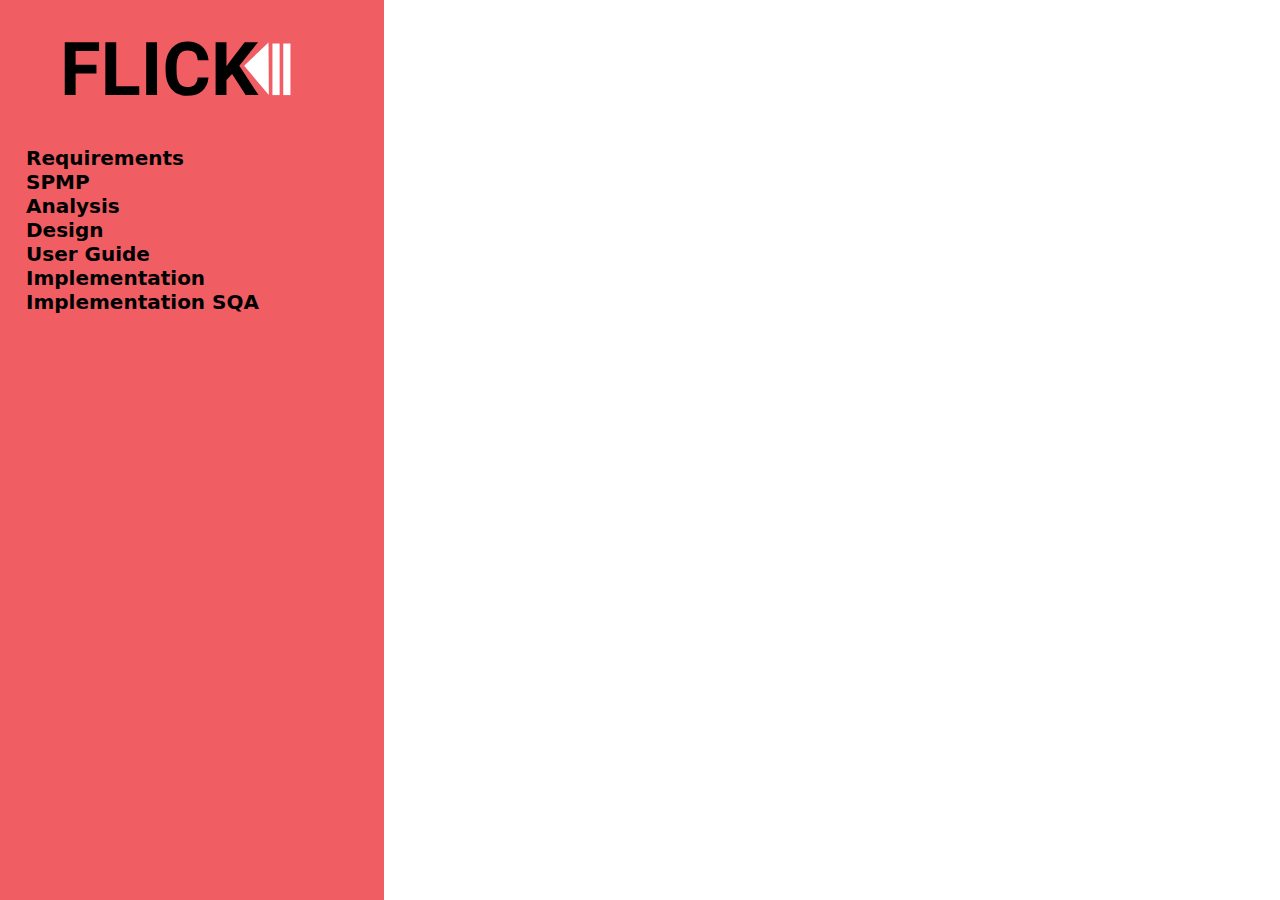
<file: index.html>
<!DOCTYPE html>
<html>
  <link href="style.css" rel="stylesheet" type="text/css" />
  <head> </head>
  <body>
    <div id="sidebar">
      <div id="sidebar-container">
        <a href="https://flick-cp317.github.io/docs/index.html"
          ><img src="assets/flick-logo.svg" alt=""
        /></a>
        <div class="section">
          <a class="section-header" href="requirements.html">Requirements</a>
          <br />
          <a class="section-header" href="SPMP.html">SPMP</a>
          <br />
          <a class="section-header" href="analysis.html">Analysis</a>
          <br />
          <a class="section-header" href="design.html">Design</a>
          <br />
          <a class="section-header" href="userguide.html">User Guide</a>
          <br />
          <a class="section-header" href=" https://flick-web.herokuapp.com/"
            >Implementation</a
          >
          <br />
          <a class="section-header" href="implementation SQA.html"
            >Implementation SQA</a
          >
        </div>
      </div>
    </div>
  </body>
</html>
</file>
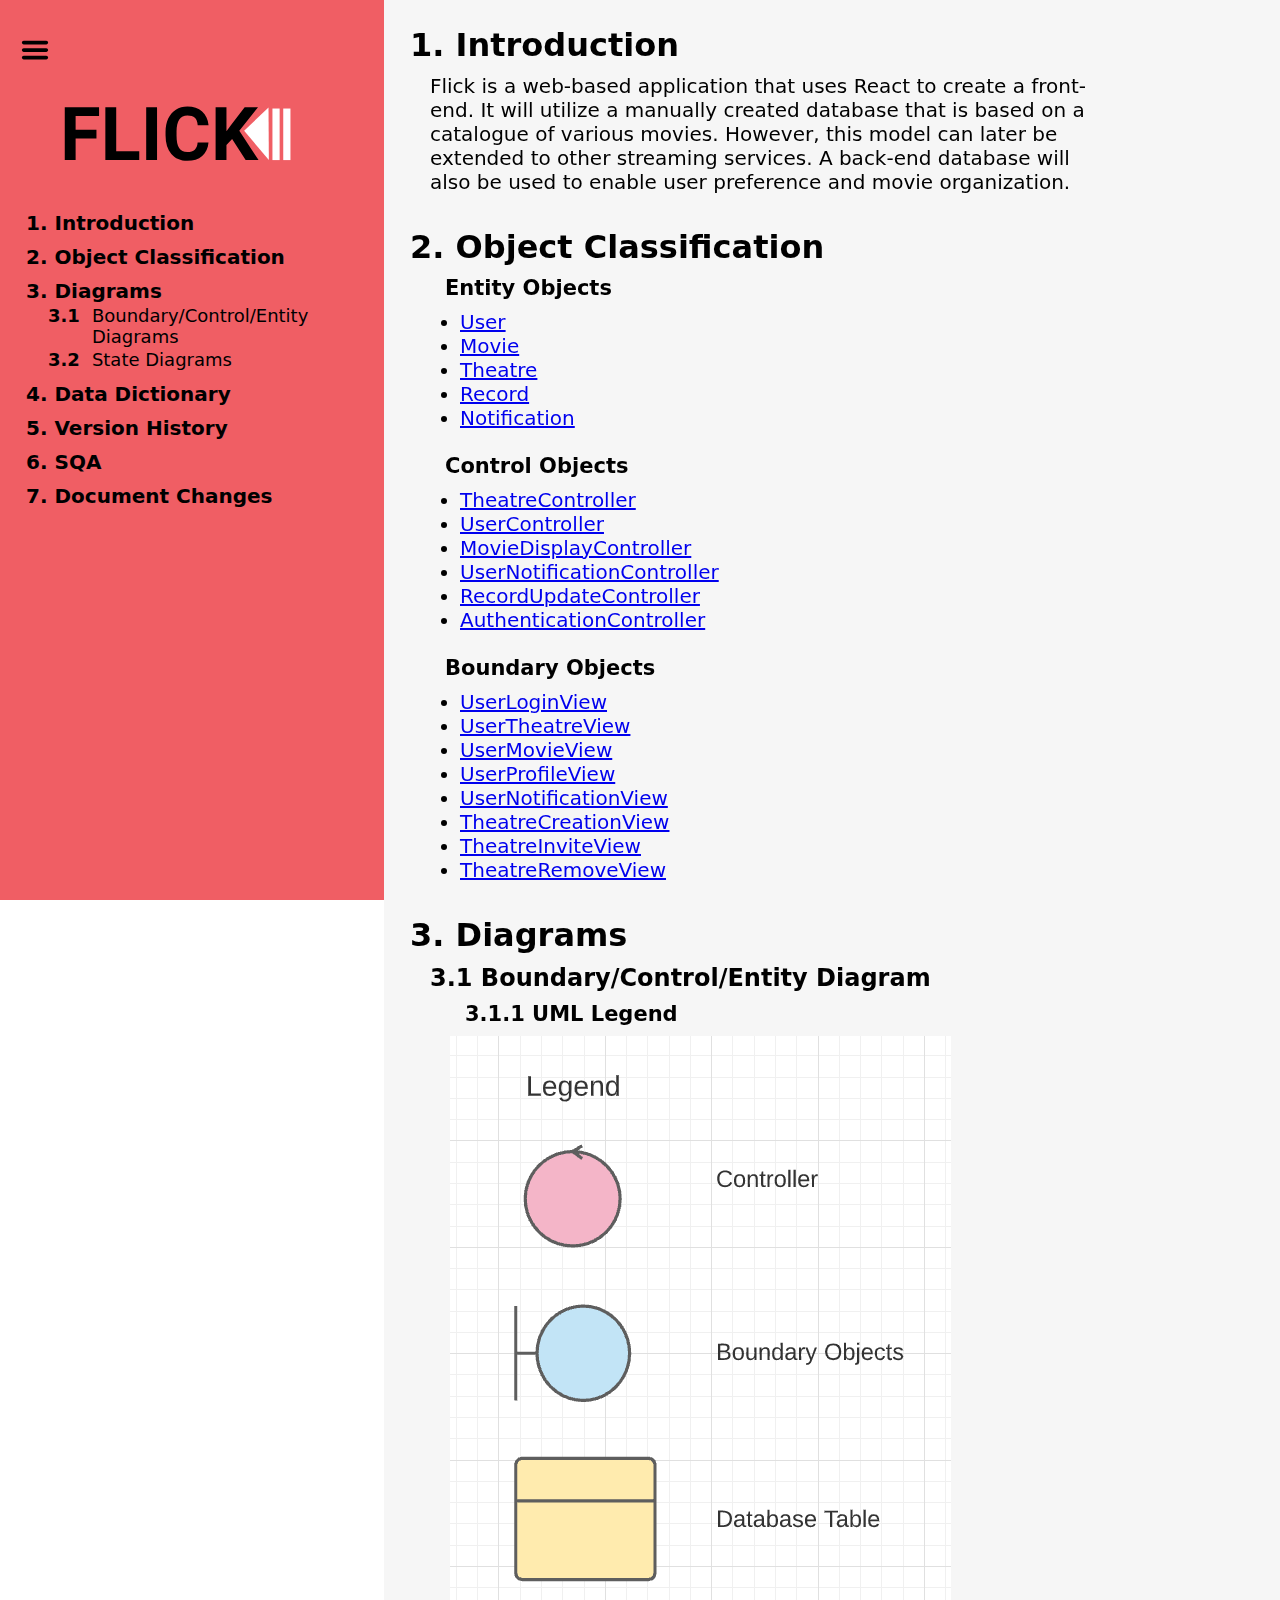
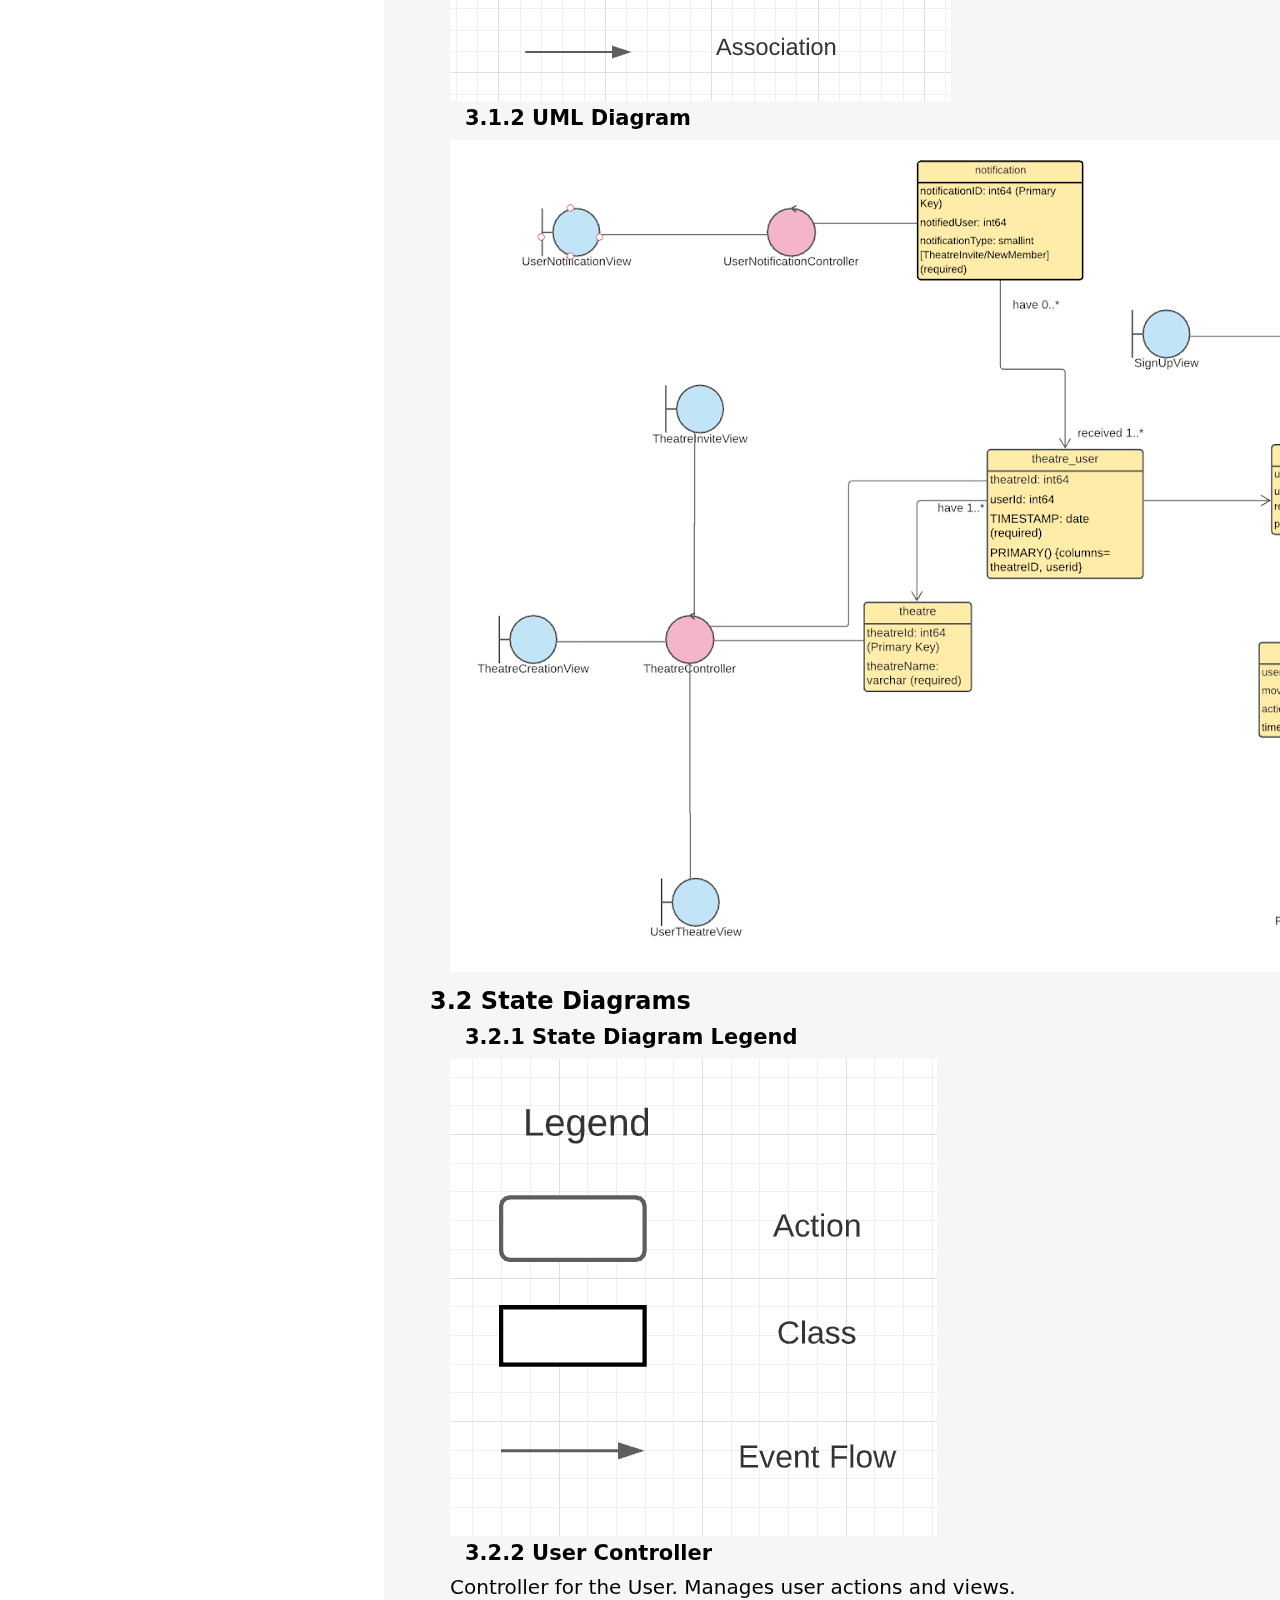
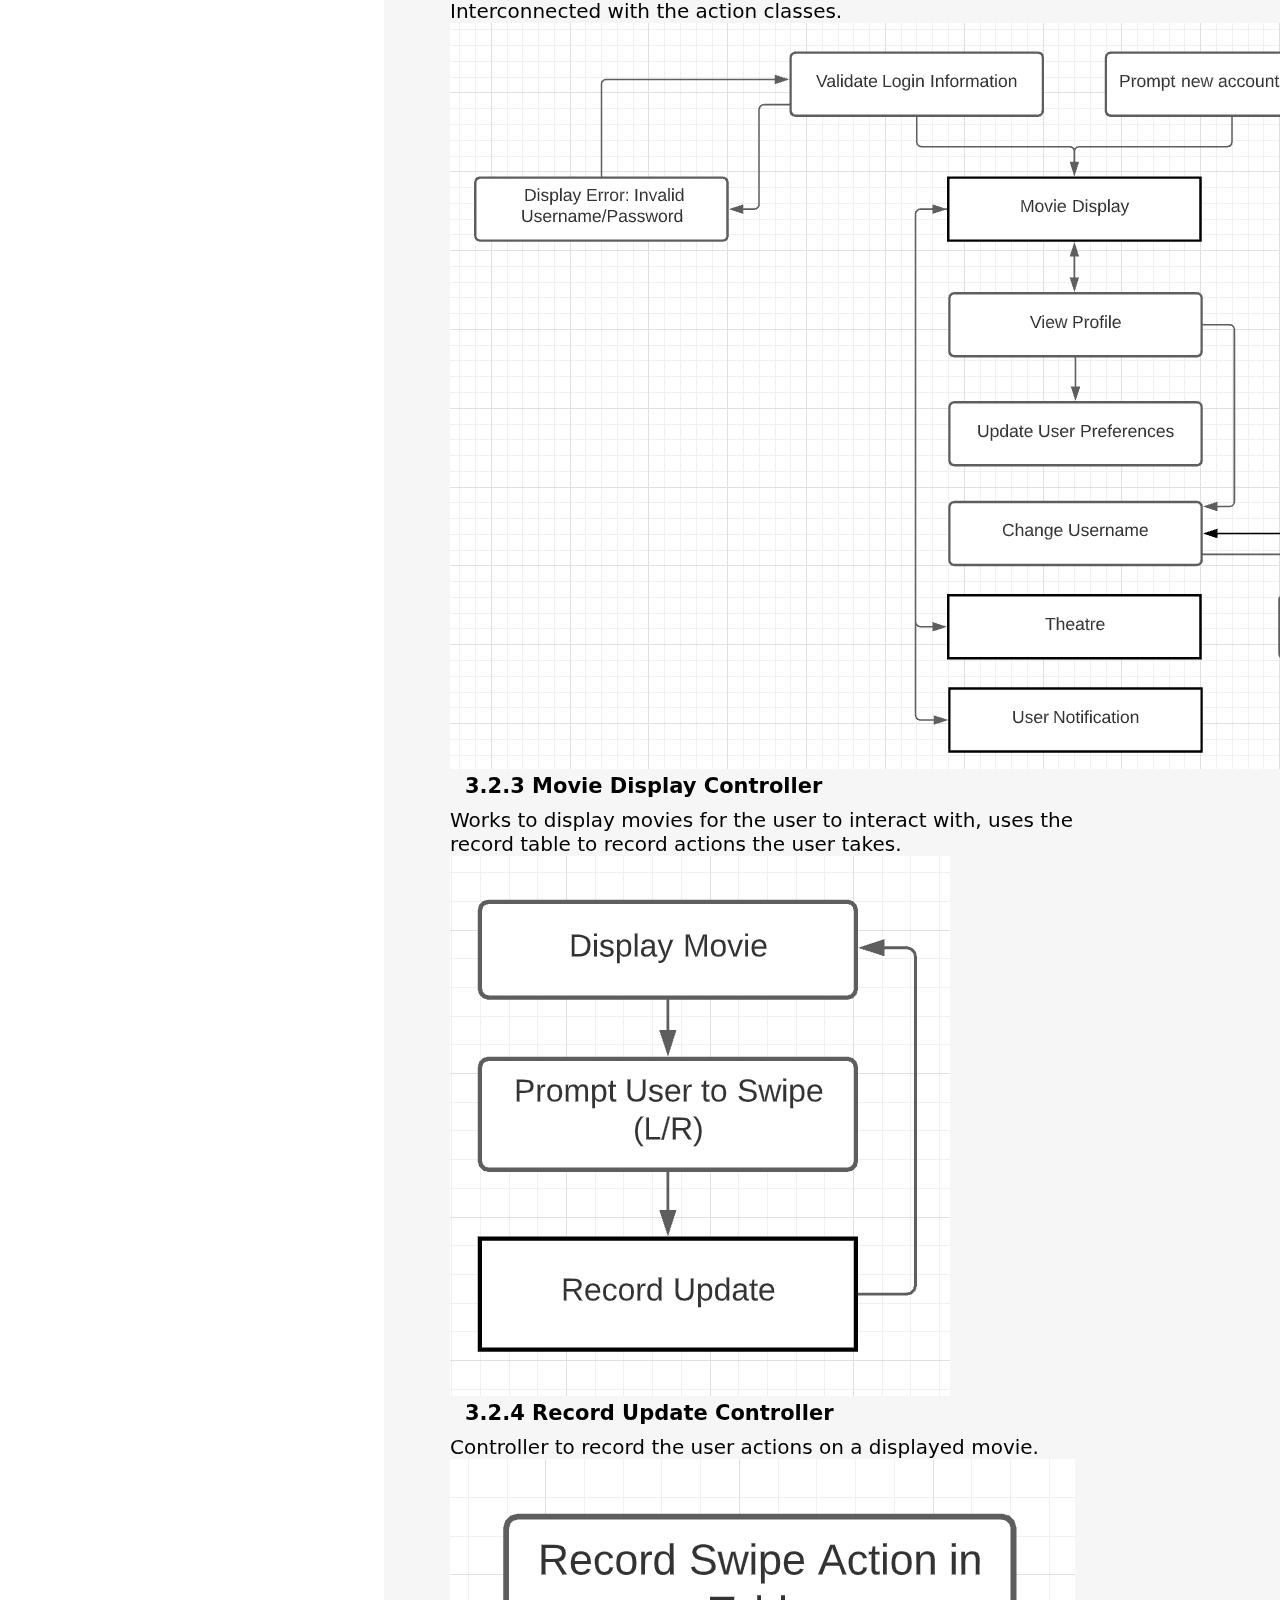
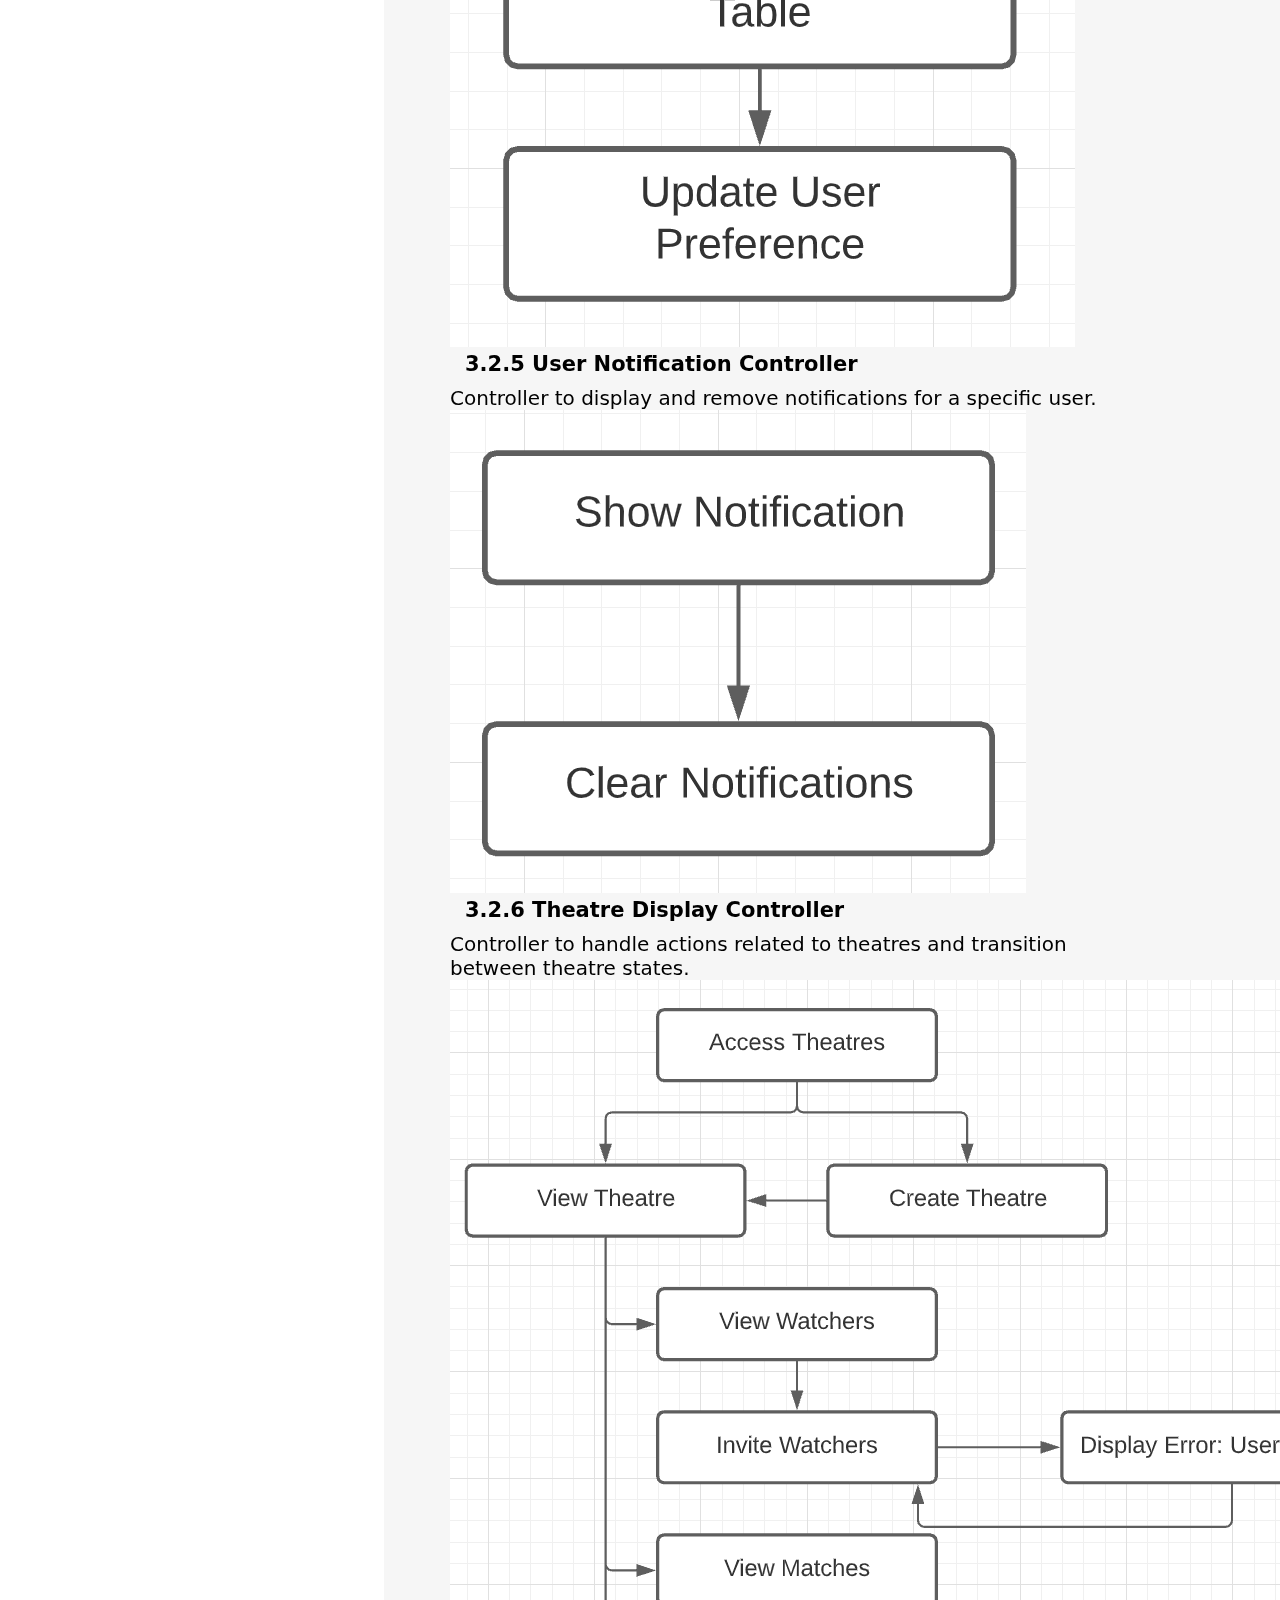
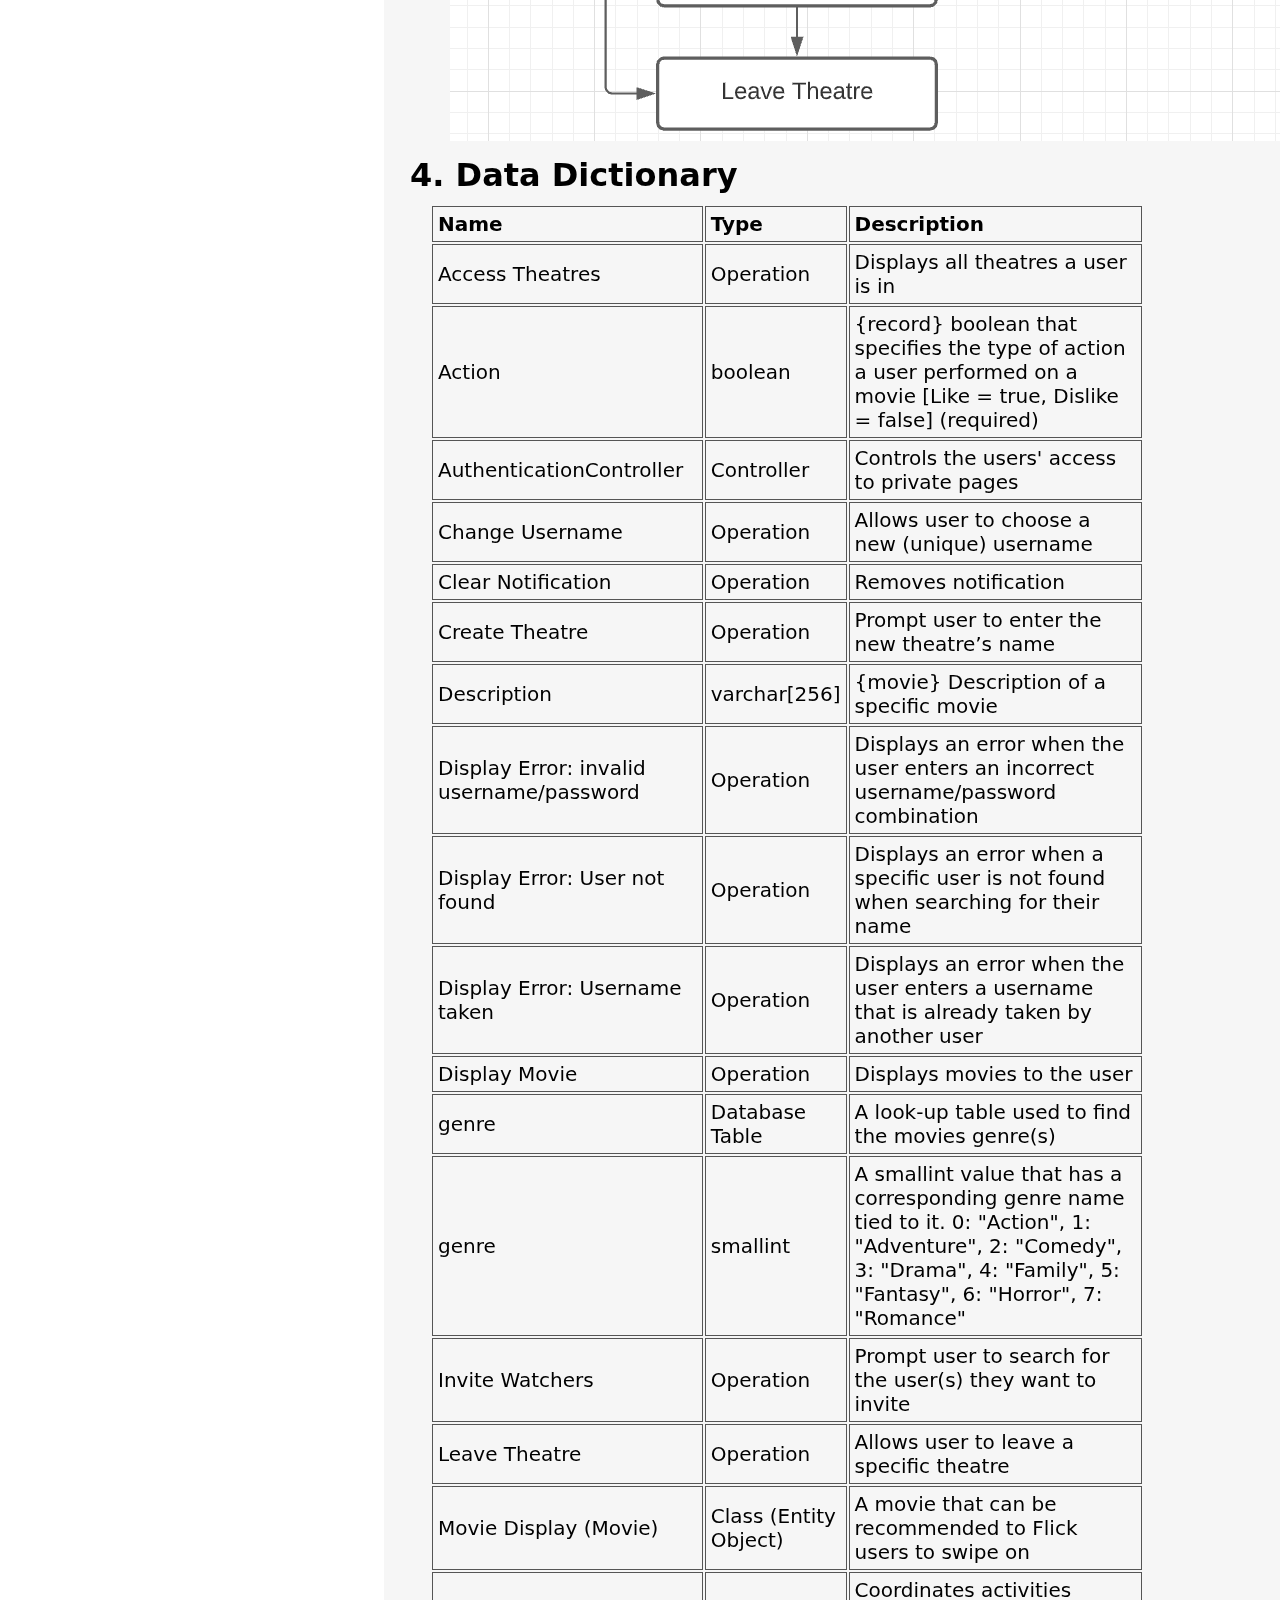
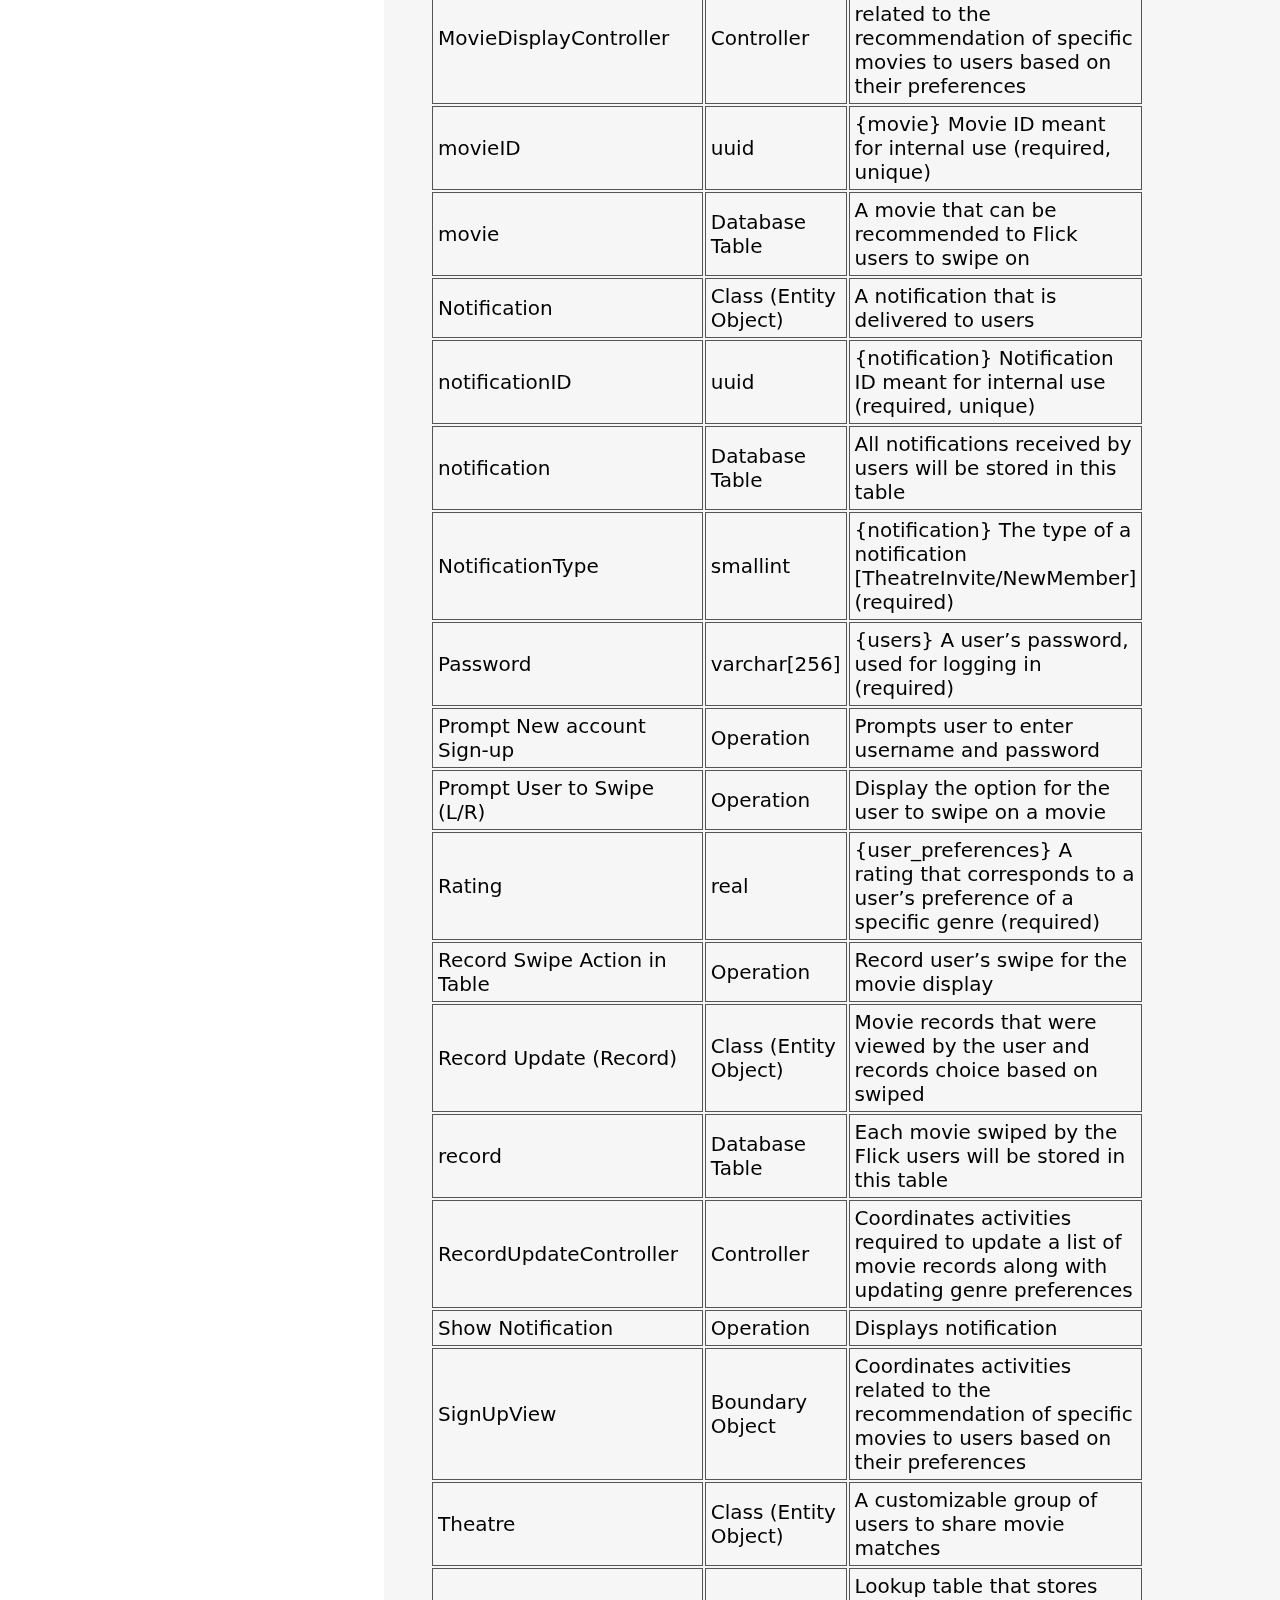
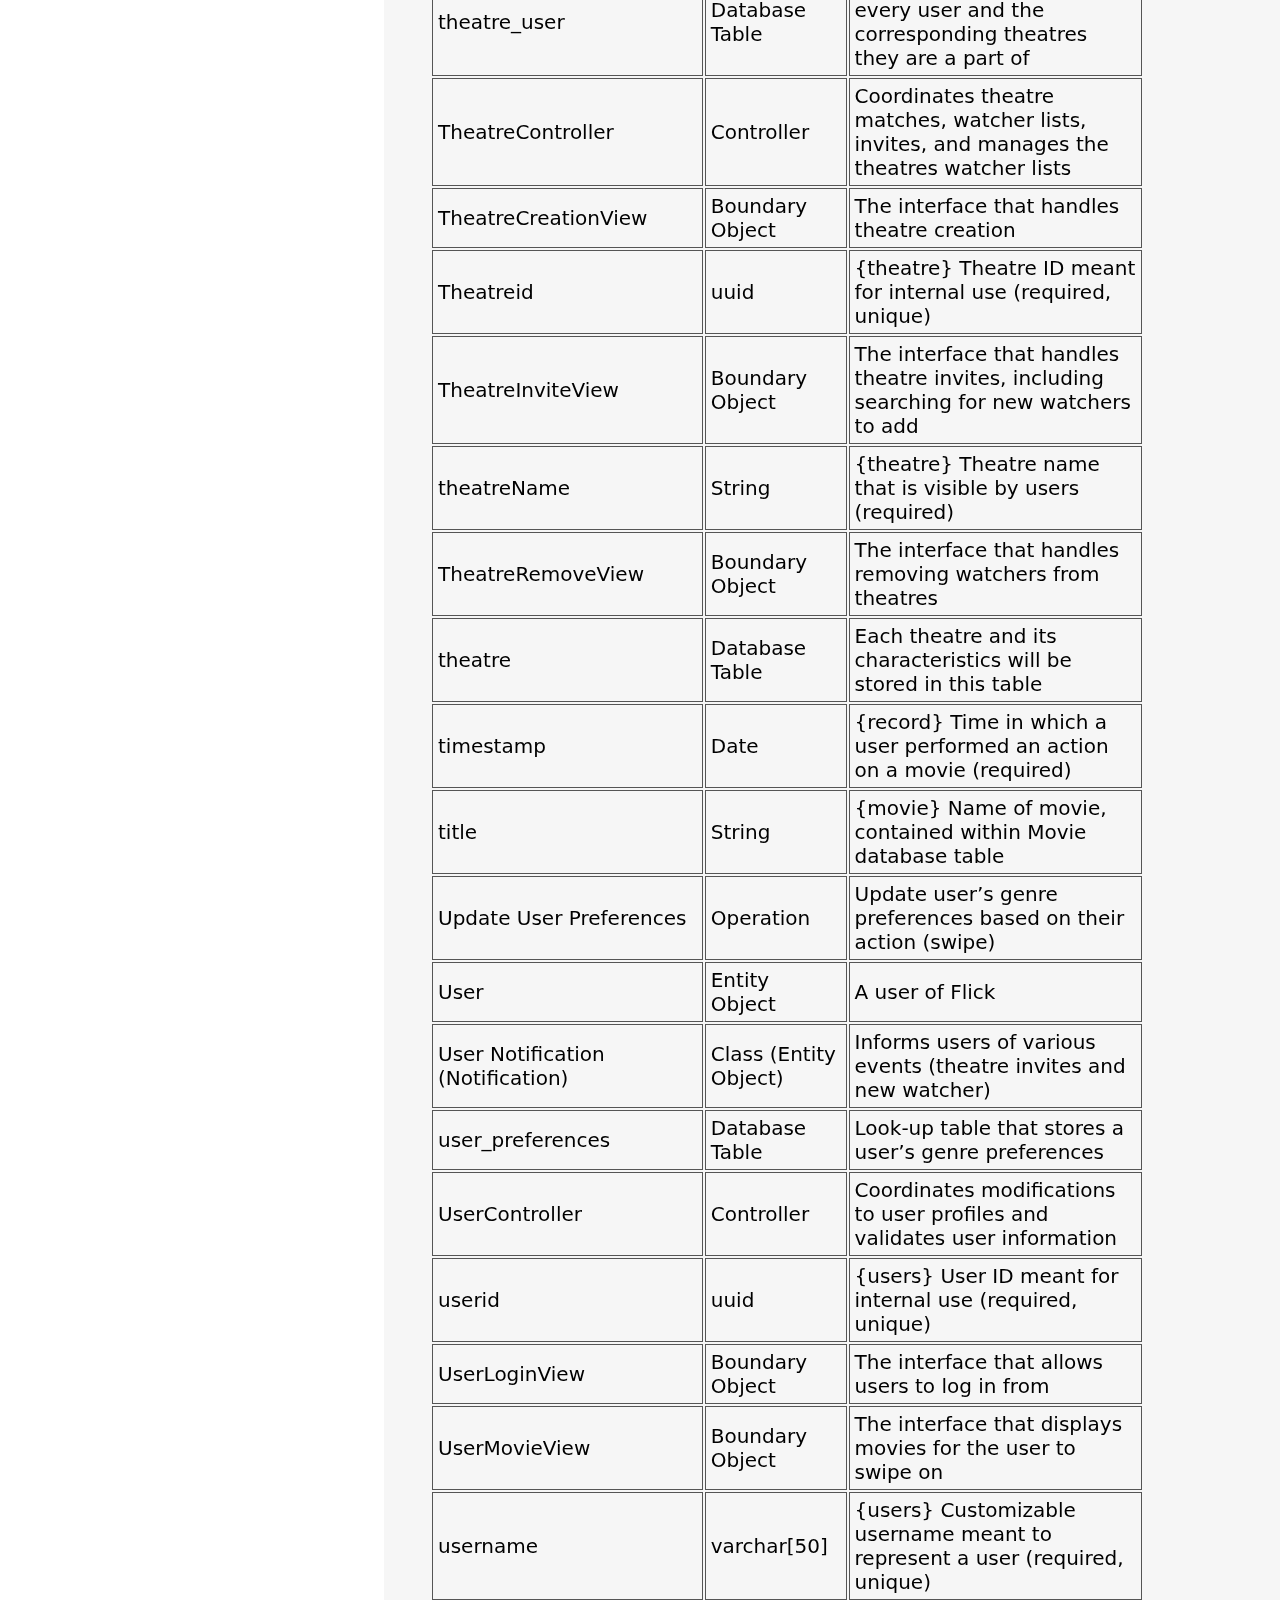
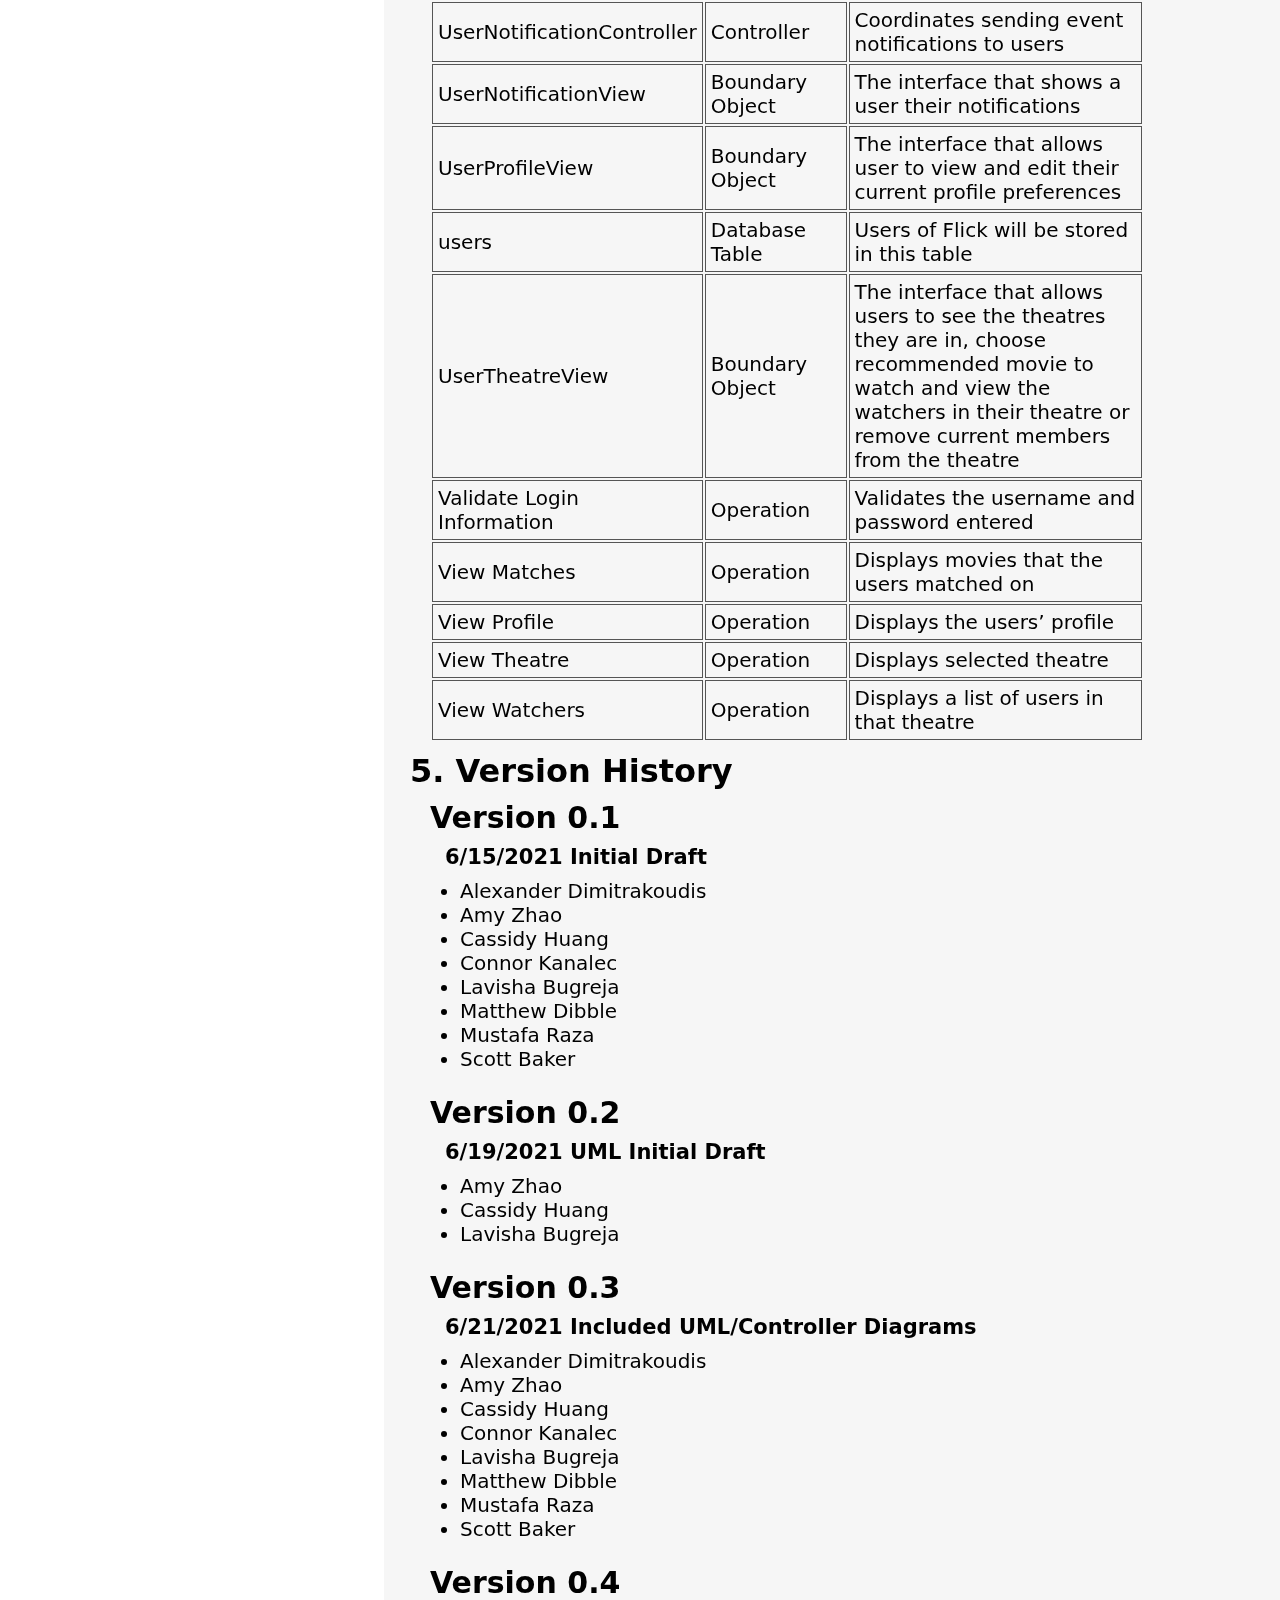
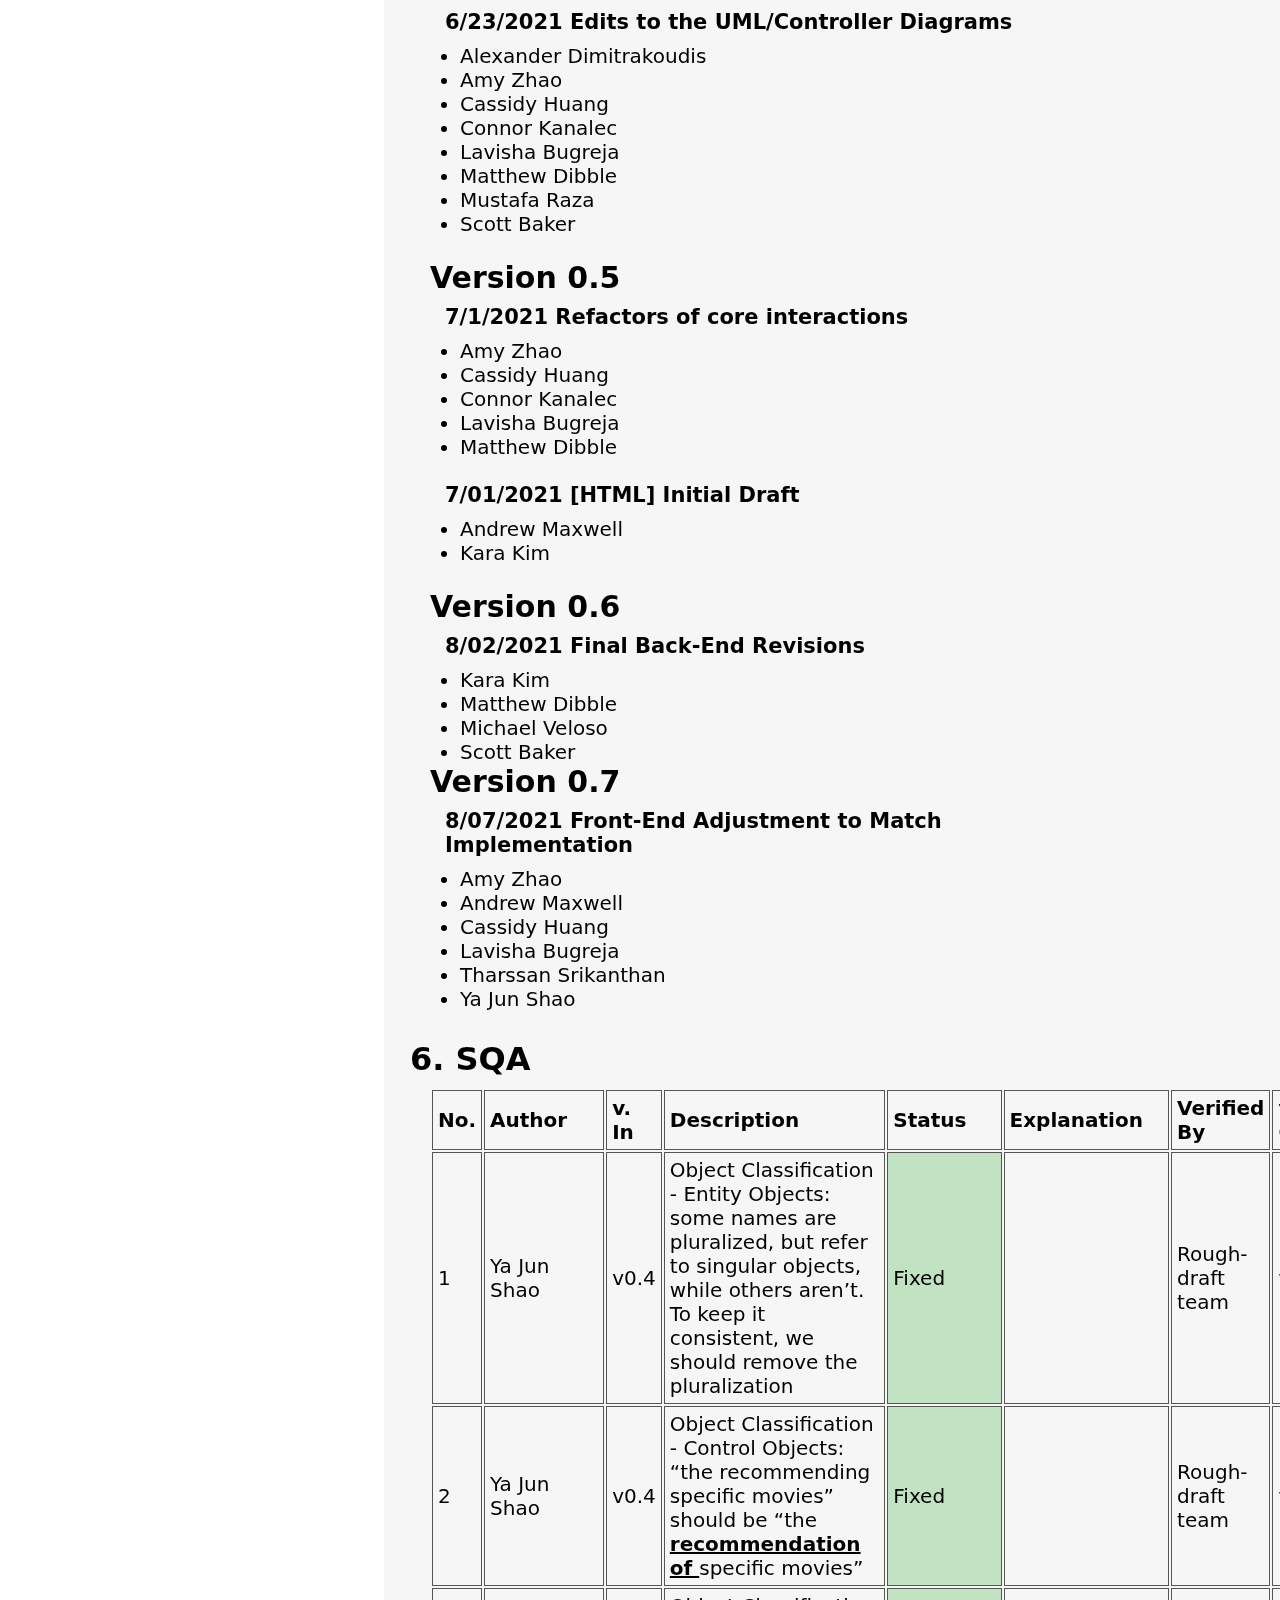
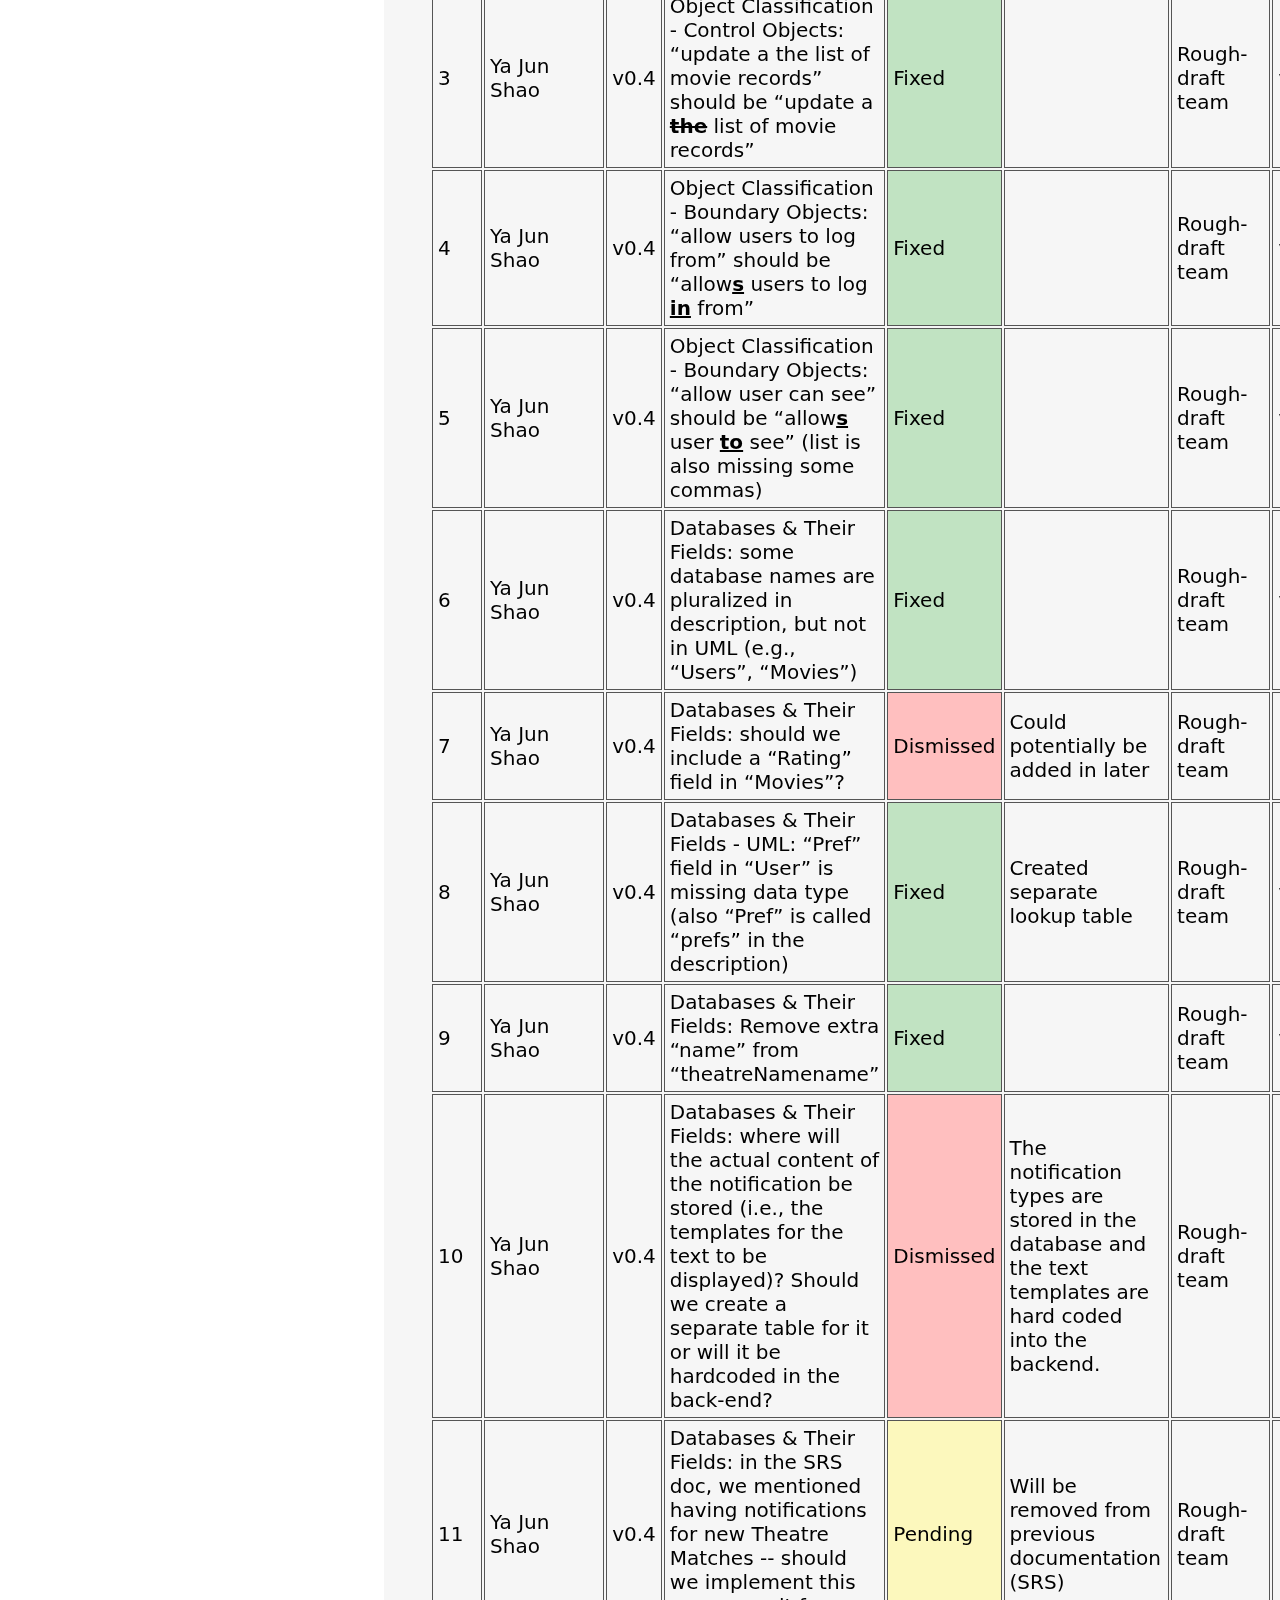
<file: analysis.html>
<!DOCTYPE html>
<!-- Test -->
<html>
  <link href="style.css" rel="stylesheet" type="text/css" />
  <head>
    <title>Flick</title>
    <script src="script.js"></script>
  </head>
  <body>
    <div id="sidebar">
      <img
        id="menu-button"
        src="assets/hamburger-icon.svg"
        onclick="changeMenu()"
      />

      <!-- Sidebar -->
      <div id="sidebar-container">
        <a href="https://flick-cp317.github.io/docs/index.html"><img src="assets/flick-logo.svg" alt="" /></a>

        <!-- 1. Introduction -->
        <div class="section">
          <a class="section-header" href="#introduction">1. Introduction</a>
        </div>

        <!-- 2. Object Classifications -->
        <div class="section">
          <a class="section-header" href="#object-classification">2. Object Classification</a>
        </div>

        <!-- 3. Diagrams -->
        <div class="section">
          <a class="section-header" href="#diagrams">3. Diagrams</a>
          <table class="subsections">
            <tr>
              <td><span class="subsection-num">3.1</span></td>
              <td>
                <a class="subsection-header" href="#boundary-diagrams">Boundary/Control/Entity Diagrams</a>
              </td>
            </tr>
            <tr>
                <td><span class="subsection-num">3.2</span></td>
                <td>
                  <a class="subsection-header" href="#state-diagrams">State Diagrams</a>
                </td>
              </tr>
          </table>
        </div>

        <!-- 4. Data Dictionary -->
        <div class="section">
          <a class="section-header" href="#data-dictionary">4. Data Dictionary</a>
        </div>

        <!-- 5. Version History -->
        <div class="section">
          <a class="section-header" href="#version-history">5. Version History</a>
        </div>

        <!-- 6. SQA -->
        <div class="section">
          <a class="section-header" href="#sqa">6. SQA</a>
        </div>

        <!-- 6. SQA -->
        <div class="section">
            <a class="section-header" href="#document-changes">7. Document Changes</a>
          </div>

      </div>
    </div>
    <div id="content">
      <div id="content-container">

        <!-- 1. INTRODUCTION -->
        <h1 id="introduction">1. Introduction</h1>
        <div class="subsection-info">
          <p>Flick is a web-based application that uses React to create a front-end. It will utilize a manually created database that is based on a catalogue of various movies. However, this model can later be extended to other streaming services. A back-end database will also be used to enable user preference and movie organization. </p>
          <br>
        </div>

        <!-- 2. OBJECT CLASSIFICATION -->
        <h1 id="object-classification">2. Object Classification</h1>
        <div class="subsection-info">
            <h3>Entity Objects</h3>
            <ul class="subsubsection">
                <li><a href="#user">User</a></li>
                <li><a href="#movie">Movie</a></li>
                <li><a href="#theatre">Theatre</a></li>
                <li><a href="#record">Record</a></li>
                <li><a href="#notification">Notification</a></li>
            </ul>
            <br>
            <h3>Control Objects</h3>
            <ul class="subsubsection">
                <li><a href="#theatre-controller">TheatreController</a></li>
                <li><a href="#user-controller">UserController</a></li>
                <li><a href="#movie-controller">MovieDisplayController</a></li>
                <li><a href="#user-notification-controller">UserNotificationController</a></li>
                <li><a href="#record-update-controller">RecordUpdateController</a></li>
                <li><a href="#authentication-controller">AuthenticationController</a></li>
            </ul>
            <br>
            <h3>Boundary Objects</h3>
            <ul class="subsubsection">
                <li><a href="#user-login-view">UserLoginView</a></li>
                <li><a href="#user-theatre-view">UserTheatreView</a></li>
                <li><a href="#user-movie-view">UserMovieView</a></li>
                <li><a href="#user-profile-view">UserProfileView</a></li>
                <li><a href="#user-notification-view">UserNotificationView</a></li>
                <li><a href="#theatre-creation-view">TheatreCreationView</a></li>
                <li><a href="#theatre-invite-view">TheatreInviteView</a></li>
                <li><a href="#theatre-remove-view">TheatreRemoveView</a></li>
            </ul>
            <br>
        </div>

        <!-- 3. DIAGRAMS -->
        <h1 id="diagrams">3. Diagrams</h1>
        <div class="section-info">
          <h2 id="boundary-diagrams">3.1 Boundary/Control/Entity Diagram</h2>
          <div class="subsection-info">
              <h3>3.1.1 UML Legend</h3>
              <img src="assets/UML Legend.PNG">

              <h3>3.1.2 UML Diagram</h3>
              <p></p>
              <img src="assets/UML Diagram.PNG" class="umldiagram"> 

          </div>

          <h2 id="state-diagrams">3.2 State Diagrams</h2>

          <div class="subsection-info">
              
              <h3>3.2.1 State Diagram Legend</h3>
              <img src="assets/State Legend.PNG">

              <h3>3.2.2 User Controller</h3>
              <p>Controller for the User. Manages user actions and views. Interconnected with the action classes.</p>
              <img src="assets/User Controller.PNG">
              
              <h3>3.2.3 Movie Display Controller</h3>
              <p>Works to display movies for the user to interact with, uses the record table to record actions the user takes.</p>
              <img src="assets/Movie Display Controller.PNG">

              <h3>3.2.4 Record Update Controller</h3>
              <p>Controller to record the user actions on a displayed movie.</p>
              <img src="assets/Record Update Controller.PNG">

              <h3>3.2.5 User Notification Controller</h3>
              <p>Controller to display and remove notifications for a specific user.</p>
              <img src="assets/User Notification Controller.PNG">

              <h3>3.2.6 Theatre Display Controller</h3>
              <p>Controller to handle actions related to theatres and transition between theatre states.</p>
              <img src="assets/Theatre Display Controller.PNG">
          </div>
        </div>

        <!-- 4. DATA DICTIONARY -->
        <h1 id="data-dictionary">4. Data Dictionary</h1>
        <div class="subsection-info">
            <table class="content-table">
                <tr>
                    <th><b>Name</b></th>
                    <th><b>Type</b></th>
                    <th><b>Description</b></th>
                </tr>
                <tr>
                    <td>Access Theatres</td>
                    <td>Operation</td>
                    <td>Displays all theatres a user is in</td>
                </tr>
                <tr>
                    <td>Action</td>
                    <td>boolean</td>
                    <td>{record}
                        boolean that specifies the type of action a user performed on a movie [Like = true, Dislike = false] (required)
                        </td>
                </tr>
                <tr>
                    <td id="authentication-controller">AuthenticationController</td>
                    <td>Controller</td>
                    <td>Controls the users' access to private pages</td>
                </tr>
                <tr>
                    <td>Change Username</td>
                    <td>Operation</td>
                    <td>Allows user to choose a new (unique) username</td>
                </tr>
                <tr>
                    <td>Clear Notification</td>
                    <td>Operation</td>
                    <td>Removes notification</td>
                </tr>
                <tr>
                    <td>Create Theatre</td>
                    <td>Operation</td>
                    <td>Prompt user to enter the new theatre’s name</td>
                </tr>
                <tr>
                    <td>Description</td>
                    <td>varchar[256]</td>
                    <td>{movie}
                        Description of a specific movie
                        </td>
                </tr>
                <tr>
                    <td>Display Error: invalid username/password</td>
                    <td>Operation</td>
                    <td>Displays an error when the user enters an incorrect username/password combination</td>
                </tr>
                <tr>
                    <td>Display Error: User not found</td>
                    <td>Operation</td>
                    <td>Displays an error when a specific user is not found when searching for their name</td>
                </tr>
                <tr>
                    <td>Display Error: Username taken</td>
                    <td>Operation</td>
                    <td>Displays an error when the user enters a username that is already taken by another user</td>
                </tr>
                <tr>
                    <td>Display Movie</td>
                    <td>Operation</td>
                    <td>Displays movies to the user</td>
                </tr>
                <tr>
                    <td>genre</td>
                    <td>Database Table</td>
                    <td>A look-up table used to find the movies genre(s)</td>
                </tr>
                <tr>
                    <td>genre</td>
                    <td>smallint</td>
                    <td>A smallint value that has a corresponding genre name tied to it. 0: "Action", 1: "Adventure", 2: "Comedy", 3: "Drama", 4: "Family", 5: "Fantasy", 6: "Horror", 7: "Romance"</td>
                </tr>
                <tr>
                    <td>Invite Watchers</td>
                    <td>Operation</td>
                    <td>Prompt user to search for the user(s) they want to invite</td>
                </tr>
                <tr>
                    <td>Leave Theatre</td>
                    <td>Operation</td>
                    <td>Allows user to leave a specific theatre</td>
                </tr>
                <tr>
                    <td id="movie">Movie Display (Movie)</td>
                    <td>Class (Entity Object)</td>
                    <td>A movie that can be recommended to Flick users to swipe on</td>
                </tr>
                <tr>
                    <td id="movie-controller">MovieDisplayController</td>
                    <td>Controller</td>
                    <td>Coordinates activities related to the recommendation of specific movies to users based on their preferences</td>
                </tr>
                <tr>
                    <td>movieID</td>
                    <td>uuid</td>
                    <td>{movie}
                        Movie ID meant for internal use (required, unique)
                        </td>
                </tr>
                <tr>
                    <td>movie</td>
                    <td>Database Table</td>
                    <td>A movie that can be recommended to Flick users to swipe on</td>
                </tr>
                <tr>
                    <td id="notification">Notification</td>
                    <td>Class (Entity Object)</td>
                    <td>A notification that is delivered to users
                        </td>
                </tr>
                <tr>
                    <td>notificationID</td>
                    <td>uuid</td>
                    <td>{notification}
                        Notification ID meant for internal use (required, unique)
                        </td>
                </tr>
                <tr>
                    <td>notification</td>
                    <td>Database Table</td>
                    <td>All notifications received by users will be stored in this table</td>
                </tr>
                <tr>
                    <td>NotificationType</td>
                    <td>smallint</td>
                    <td>{notification}
                        The type of a notification [TheatreInvite/NewMember] (required)
                        </td>
                </tr>
                <tr>
                    <td>Password</td>
                    <td>varchar[256]</td>
                    <td>{users}
                        A user’s password, used for logging in (required)
                        </td>
                </tr>
                <tr>
                    <td>Prompt New account Sign-up</td>
                    <td>Operation</td>
                    <td>Prompts user to enter username and password</td>
                </tr>
                <tr>
                    <td>Prompt User to Swipe (L/R)</td>
                    <td>Operation</td>
                    <td>Display the option for the user to swipe on a movie</td>
                </tr>
                <tr>
                    <td>Rating</td>
                    <td>real</td>
                    <td>{user_preferences}
                        A rating that corresponds to a user’s preference of a specific genre (required)
                        </td>
                </tr>
                <tr>
                    <td>Record Swipe Action in Table</td>
                    <td>Operation</td>
                    <td>Record user’s swipe for the movie display</td>
                </tr>
                <tr>
                    <td id="record">Record Update (Record)</td>
                    <td>Class (Entity Object)</td>
                    <td>Movie records that were viewed by the user and records choice based on swiped</td>
                </tr>
                <tr>
                    <td>record</td>
                    <td>Database Table</td>
                    <td>Each movie swiped by the Flick users will be stored in this table</td>
                </tr>
                <tr>
                    <td id="record-update-controller">RecordUpdateController</td>
                    <td>Controller</td>
                    <td>Coordinates activities required to update a list of movie records along with updating genre preferences</td>
                </tr>
                <tr>
                    <td>Show Notification</td>
                    <td>Operation</td>
                    <td>Displays notification</td>
                </tr>
                <tr>
                    <td>SignUpView</td>
                    <td>Boundary Object</td>
                    <td>Coordinates activities related to the recommendation of specific movies to users based on their preferences</td>
                </tr>
                <tr>
                    <td id="theatre">Theatre</td>
                    <td>Class (Entity Object)</td>
                    <td>A customizable group of users to share movie matches</td>
                </tr>
                <tr>
                    <td>theatre_user</td>
                    <td>Database Table</td>
                    <td>Lookup table that stores every user and the corresponding theatres they are a part of</td>
                </tr>
                <tr>
                    <td id="theatre-controller">TheatreController</td>
                    <td>Controller</td>
                    <td>Coordinates theatre matches, watcher lists, invites, and manages the theatres watcher lists</td>
                </tr>
                <tr>
                    <td id="theatre-creation-view">TheatreCreationView</td>
                    <td>Boundary Object</td>
                    <td>The interface that handles theatre creation</td>
                </tr>
                <tr>
                    <td>Theatreid</td>
                    <td>uuid</td>
                    <td>{theatre}
                        Theatre ID meant for internal use (required, unique)
                        </td>
                </tr>
                <tr>
                    <td id="theatre-invite-view">TheatreInviteView</td>
                    <td>Boundary Object</td>
                    <td>The interface that handles theatre invites, including searching for new watchers to add</td>
                </tr>
                
                <tr>
                    <td>theatreName</td>
                    <td>String</td>
                    <td>{theatre}
                        Theatre name that is visible by users (required)
                        </td>
                </tr>
                <tr>
                    <td id="theatre-remove-view">TheatreRemoveView</td>
                    <td>Boundary Object</td>
                    <td>The interface that handles removing watchers from theatres</td>
                </tr>
                <tr>
                    <td>theatre</td>
                    <td>Database Table</td>
                    <td>Each theatre and its characteristics will be stored in this table
                    </td>
                </tr>
                <tr>
                    <td>timestamp</td>
                    <td>Date</td>
                    <td>{record}
                        Time in which a user performed an action on a movie (required)
                        </td>
                </tr>
                <tr>
                    <td>title</td>
                    <td>String</td>
                    <td>{movie}
                        Name of movie, contained within Movie database table
                        </td>
                </tr>
                <tr>
                    <td>Update User Preferences</td>
                    <td>Operation</td>
                    <td>Update user’s genre preferences based on their action (swipe)</td>
                </tr>
                <tr>
                    <td id="user">User</td>
                    <td>Entity Object</td>
                    <td>A user of Flick</td>
                </tr>
                <tr>
                    <td>User Notification (Notification)</td>
                    <td>Class (Entity Object)</td>
                    <td>Informs users of various events (theatre invites and new watcher)</td>
                </tr>
                <tr>
                    <td>user_preferences</td>
                    <td>Database Table</td>
                    <td>Look-up table that stores a user’s genre preferences</td>
                </tr>
                <tr>
                    <td id="user-controller">UserController</td>
                    <td>Controller</td>
                    <td>Coordinates modifications to user profiles and validates user information</td>
                </tr>
                <tr>
                    <td>userid</td>
                    <td>uuid</td>
                    <td>{users}
                        User ID meant for internal use (required, unique)
                        </td>
                </tr>
                <tr>
                    <td id="user-login-view">UserLoginView</td>
                    <td>Boundary Object</td>
                    <td>The interface that allows users to log in from</td>
                </tr>
                <tr>
                    <td id="user-movie-view">UserMovieView</td>
                    <td>Boundary Object</td>
                    <td>The interface that displays movies for the user to swipe on</td>
                </tr>
                <tr>
                    <td>username</td>
                    <td>varchar[50]</td>
                    <td>{users}
                        Customizable username meant to represent a user (required, unique)
                        </td>
                </tr>
                <tr>
                    <td id="user-notification-controller">UserNotificationController</td>
                    <td>Controller</td>
                    <td>Coordinates sending event notifications to users</td>
                </tr>
                <tr>
                    <td id="user-notification-view">UserNotificationView</td>
                    <td>Boundary Object</td>
                    <td>The interface that shows a user their notifications</td>
                </tr>
                <tr>
                    <td id="user-profile-view">UserProfileView</td>
                    <td>Boundary Object</td>
                    <td>The interface that allows user to view and edit their current profile preferences</td>
                </tr>
                <tr>
                    <td>users</td>
                    <td>Database Table</td>
                    <td>Users of Flick will be stored in this table</td>
                </tr>
                <tr>
                    <td id="user-theatre-view">UserTheatreView</td>
                    <td>Boundary Object</td>
                    <td>The interface that allows users to see the theatres they are in, choose recommended movie to watch and view the watchers in their theatre or remove current members from the theatre</td>
                </tr>
                <tr>
                    <td>Validate Login Information</td>
                    <td>Operation</td>
                    <td>Validates the username and password entered</td>
                </tr>
                <tr>
                    <td>View Matches</td>
                    <td>Operation</td>
                    <td>Displays movies that the users matched on</td>
                </tr>
                <tr>
                    <td>View Profile</td>
                    <td>Operation</td>
                    <td>Displays the users’ profile</td>
                </tr>
                <tr>
                    <td>View Theatre</td>
                    <td>Operation</td>
                    <td>Displays selected theatre</td>
                </tr>
                <tr>
                    <td>View Watchers</td>
                    <td>Operation</td>
                    <td>Displays a list of users in that theatre</td>
                </tr>
            </table>
        </div>

        <!-- 5. VERSION HISTORY -->
        <h1 id="version-history">5. Version History</h1>
        <div class="subsection-info">
            <h2>Version 0.1</h2>
            <h3>6/15/2021 Initial Draft</h3>
            <ul class="subsubsection">
                <li>Alexander Dimitrakoudis</li>
                <li>Amy Zhao</li>
                <li>Cassidy Huang</li>
                <li>Connor Kanalec</li>
                <li>Lavisha Bugreja</li>
                <li>Matthew Dibble</li>
                <li>Mustafa Raza</li>
                <li>Scott Baker</li>
            </ul>
            <br>
            <h2>Version 0.2</h2>
            <h3>6/19/2021 UML Initial Draft</h3>
            <ul class="subsubsection">
                <li>Amy Zhao</li>
                <li>Cassidy Huang</li>
                <li>Lavisha Bugreja</li>
            </ul>
            <br>
            <h2>Version 0.3</h2>
            <h3>6/21/2021 Included UML/Controller Diagrams</h3>
            <ul class="subsubsection">
                <li>Alexander Dimitrakoudis</li>
                <li>Amy Zhao</li>
                <li>Cassidy Huang</li>
                <li>Connor Kanalec</li>
                <li>Lavisha Bugreja</li>
                <li>Matthew Dibble</li>
                <li>Mustafa Raza</li>
                <li>Scott Baker</li>
            </ul>
            <br>
            <h2>Version 0.4</h2>
            <h3>6/23/2021 Edits to the UML/Controller Diagrams</h3>
            <ul class="subsubsection">
                <li>Alexander Dimitrakoudis</li>
                <li>Amy Zhao</li>
                <li>Cassidy Huang</li>
                <li>Connor Kanalec</li>
                <li>Lavisha Bugreja</li>
                <li>Matthew Dibble</li>
                <li>Mustafa Raza</li>
                <li>Scott Baker</li>
            </ul>
            <br>
            <h2>Version 0.5</h2>
            <h3>7/1/2021 Refactors of core interactions</h3>
            <ul class="subsubsection">
                <li>Amy Zhao</li>
                <li>Cassidy Huang</li>
                <li>Connor Kanalec</li>
                <li>Lavisha Bugreja</li>
                <li>Matthew Dibble</li>
            </ul>
            <br>
            <h3>7/01/2021 [HTML] Initial Draft</h3>
            <ul class="subsubsection">
                <li>Andrew Maxwell</li>
                <li>Kara Kim</li>
            </ul>
            <br>
            <h2>Version 0.6</h2>
            <h3>8/02/2021 Final Back-End Revisions</h3>
            <ul class="subsubsection">
                <li>Kara Kim</li>
                <li>Matthew Dibble</li>
                <li>Michael Veloso</li>
                <li>Scott Baker</li>
            </ul>
            <h2>Version 0.7</h2>
            <h3>8/07/2021 Front-End Adjustment to Match Implementation</h3>
            <ul class="subsubsection">
                <li>Amy Zhao</li>
                <li>Andrew Maxwell</li>
                <li>Cassidy Huang</li>
                <li>Lavisha Bugreja</li>
                <li>Tharssan Srikanthan</li>
                <li>Ya Jun Shao</li>
            </ul>
        </div>
        <br>


        <!-- 6. SQA -->
        <h1 id="sqa">6. SQA</h1>
        <div class="subsection-info">
            <table class="content-table">
                <tr>
                    <th><b>No.</b></th>
                    <th><b>Author</b></th>
                    <th><b>v. In</b></th>
                    <th><b>Description</b></th>
                    <th><b>Status</b></th>
                    <th><b>Explanation</b></th>
                    <th><b>Verified By</b></th>
                    <th><b>v. Out</b></th>
                </tr>
                <tr>
                    <td>1</td>
                    <td>Ya Jun Shao</td>
                    <td>v0.4</td>
                    <td>Object Classification - Entity Objects: some names are pluralized, but refer to singular objects, while others aren’t. To keep it consistent, we should remove the pluralization</td>
                    <td class="SQA-fixed">Fixed</td>
                    <td></td>
                    <td>Rough-draft team</td>
                    <td>v0.5</td>
                </tr>
                <tr>
                    <td>2</td>
                    <td>Ya Jun Shao</td>
                    <td>v0.4</td>
                    <td>Object Classification - Control Objects: “the recommending specific movies” should be “the <b><u>recommendation of </b></u>specific movies”</td>
                    <td class="SQA-fixed">Fixed</td>
                    <td></td>
                    <td>Rough-draft team</td>
                    <td>v0.5</td>
                </tr>
                <tr>
                    <td>3</td>
                    <td>Ya Jun Shao</td>
                    <td>v0.4</td>
                    <td>Object Classification - Control Objects: “update a the list of movie records” should be “update a <b><s>the</s></b> list of movie records”</td>
                    <td class="SQA-fixed">Fixed</td>
                    <td></td>
                    <td>Rough-draft team</td>
                    <td>v0.5</td>
                </tr>
                <tr>
                    <td>4</td>
                    <td>Ya Jun Shao</td>
                    <td>v0.4</td>
                    <td>Object Classification - Boundary Objects: “allow users to log from” should be “allow<b><u>s</u></b> users to log <b><u>in</u></b> from”</td>
                    <td class="SQA-fixed">Fixed</td>
                    <td></td>
                    <td>Rough-draft team</td>
                    <td>v0.5</td>
                </tr>
                <tr>
                    <td>5</td>
                    <td>Ya Jun Shao</td>
                    <td>v0.4</td>
                    <td>Object Classification - Boundary Objects: “allow user can see” should be “allow<b><u>s</u></b> user <b><u>to</u></b> see” (list is also missing some commas)</td>
                    <td class="SQA-fixed">Fixed</td>
                    <td></td>
                    <td>Rough-draft team</td>
                    <td>v0.5</td>
                </tr>
                <tr>
                    <td>6</td>
                    <td>Ya Jun Shao</td>
                    <td>v0.4</td>
                    <td>Databases & Their Fields: some database names are pluralized in description, but not in UML (e.g., “Users”, “Movies”)</td>
                    <td class="SQA-fixed">Fixed</td>
                    <td></td>
                    <td>Rough-draft team</td>
                    <td>v0.5</td>
                </tr>
                <tr>
                    <td>7</td>
                    <td>Ya Jun Shao</td>
                    <td>v0.4</td>
                    <td>Databases & Their Fields: should we include a “Rating” field in “Movies”?</td>
                    <td class="SQA-dismissed">Dismissed</td>
                    <td>Could potentially be added in later</td>
                    <td>Rough-draft team</td>
                    <td></td>
                </tr>
                <tr>
                    <td>8</td>
                    <td>Ya Jun Shao</td>
                    <td>v0.4</td>
                    <td>Databases & Their Fields - UML: “Pref” field in “User” is missing data type (also “Pref” is called “prefs” in the description)</td>
                    <td class="SQA-fixed">Fixed</td>
                    <td>Created separate lookup table</td>
                    <td>Rough-draft team</td>
                    <td>v0.5</td>
                </tr>
                <tr>
                    <td>9</td>
                    <td>Ya Jun Shao</td>
                    <td>v0.4</td>
                    <td>Databases & Their Fields: Remove extra “name” from “theatreNamename” </td>
                    <td class="SQA-fixed">Fixed</td>
                    <td></td>
                    <td>Rough-draft team</td>
                    <td>v0.5</td>
                </tr>
                <tr>
                    <td>10</td>
                    <td>Ya Jun Shao</td>
                    <td>v0.4</td>
                    <td>Databases & Their Fields: where will the actual content of the notification be stored (i.e., the templates for the text to be displayed)? Should we create a separate table for it or will it be hardcoded in the back-end?</td>
                    <td class="SQA-dismissed">Dismissed</td>
                    <td>The notification types are stored in the database and the text templates are hard coded into the backend.</td>
                    <td>Rough-draft team</td>
                    <td></td>
                </tr>
                <tr>
                    <td>11</td>
                    <td>Ya Jun Shao</td>
                    <td>v0.4</td>
                    <td>Databases & Their Fields: in the SRS doc, we mentioned having notifications for new Theatre Matches -- should we implement this or remove it from the SRS?</td>
                    <td class="SQA-tbd">Pending</td>
                    <td>Will be removed from previous documentation (SRS)</td>
                    <td>Rough-draft team</td>
                    <td></td>
                </tr>
                <tr>
                    <td>12</td>
                    <td>Ya Jun Shao</td>
                    <td>v0.4</td>
                    <td>Databases & Their Fields - UML: “Notifications” contains a multivalued key (“notifiedUser”). Note that “theatreId” is referenced twice (in the key and as a separate field) -- should we remove this redundancy? Additionally, data type for “notifiedUser” is different from description</td>
                    <td class="SQA-fixed">Fixed</td>
                    <td></td>
                    <td>Rough-draft team</td>
                    <td>v0.5</td>
                </tr>
                <tr>
                    <td>13</td>
                    <td>Ya Jun Shao</td>
                    <td>v0.4</td>
                    <td>Movie Display Controller: “Catalogue” should be changed to “Record” to maintain consistency</td>
                    <td class="SQA-fixed">Fixed</td>
                    <td></td>
                    <td>Rough-draft team</td>
                    <td>v0.5</td>
                </tr>
                <tr>
                    <td>14</td>
                    <td>Tharssan Srikanthan</td>
                    <td>v0.4</td>
                    <td>Boundary Objects: 
                        Bullet point 2&7 
                        Should we be using the term “Watchers” we haven’t defined that term in any of the documents
                        (I’ve noticed we used that term a lot. Is there some place we have to define it?)
                        </td>
                    <td class="SQA-tbd">Pending</td>
                    <td>To be added to SRS (1.3.2)</td>
                    <td>Rough-draft team</td>
                    <td></td>
                </tr>
                <tr>
                    <td>15</td>
                    <td>Ya Jun Shao</td>
                    <td>v0.4</td>
                    <td>Should we change the heading “Databases & Their Fields” to “Classes”?</td>
                    <td class="SQA-dismissed">Dismissed</td>
                    <td>Distinction made between database tables and class tables</td>
                    <td>Rough-draft team</td>
                    <td></td>
                </tr>
                <tr>
                    <td>16</td>
                    <td>Michael Veloso</td>
                    <td>v0.4</td>
                    <td>Object Classification, Entity Objects: Should we list all the possible notifications? There is info in the SRS (2.1.1) we can link to, to show all the notification options.</td>
                    <td class="SQA-fixed">Fixed</td>
                    <td></td>
                    <td>Rough-draft team</td>
                    <td>v0.5</td>
                </tr>
                <tr>
                    <td>17</td>
                    <td>Ya Jun Shao</td>
                    <td>v0.4</td>
                    <td>The controller event loops need a main section heading -- suggestion: use similar headings as <a href="http://partyall-docs.herokuapp.com/docs/partyall-analysis.html">PartyAll</a> (e.g., Diagrams -> State Diagrams - > User Controller)</td>
                    <td class="SQA-fixed">Fixed</td>
                    <td></td>
                    <td>Rough-draft team</td>
                    <td>v0.5</td>
                </tr>
                <tr>
                    <td>18</td>
                    <td>Michael Veloso</td>
                    <td>v0.4</td>
                    <td>Object Classification, Boundary Objects, UserProfileView: “edit their current profile preferences and usernames”, the user can have multiple usernames? I suggest taking out the “and usernames”, I think “profile preferences” covers it all.</td>
                    <td class="SQA-fixed">Fixed</td>
                    <td></td>
                    <td>Rough-draft team</td>
                    <td>v0.5</td>
                </tr>
                <tr>
                    <td>19</td>
                    <td>Michael Veloso</td>
                    <td>v0.4</td>
                    <td>Databases & Their Fields, Users: Would the reader know what is “prefs: float[] (required)”? Should we name it “genreprefs”?</td>
                    <td class="SQA-fixed">Fixed</td>
                    <td>Changed to a look-up table</td>
                    <td>Rough-draft team</td>
                    <td>v0.5</td>
                </tr>
                <tr>
                    <td>20</td>
                    <td>Michael Veloso</td>
                    <td>v0.4</td>
                    <td>Databases & Their Fields, Movies: Are we putting in the movie posters? If so, have we thought about how we are going to do it?</td>
                    <td class="SQA-dismissed">Dismissed</td>
                    <td>Exploring storage options outside of database</td>
                    <td>Rough-draft team</td>
                    <td></td>
                </tr>
                <tr>
                    <td>21</td>
                    <td>Michael Veloso</td>
                    <td>v0.4</td>
                    <td>Regarding the UML, specifically the notifications to the theatre_user: I can see how this makes sense if the notification is a new member joining a theatre, but I'm struggling to understand how a notification inviting a user works. Wouldn't a theatre invite go to user rather than a theatre_user?</td>
                    <td class="SQA-dismissed">Dismissed</td>
                    <td>Need to be connected to the look-up table.</td>
                    <td>Rough-draft team</td>
                    <td></td>
                </tr>
                <tr>
                    <td>22</td>
                    <td>Michael Veloso</td>
                    <td>v0.4</td>
                    <td>Databases & Their Fields, Records: Do we need the variables “genre 1” and genre 2” in the record? The record does have the “movieid”, so if the genre info was needed, we could use the “movieid” key to pull it.</td>
                    <td class="SQA-fixed">Fixed</td>
                    <td></td>
                    <td>Rough-draft team</td>
                    <td>v0.5</td>
                </tr>
                <tr>
                    <td>23</td>
                    <td>Michael Veloso</td>
                    <td>v0.4</td>
                    <td>Databases & Their Fields, Notifications: Do we need a variable to hold the “userid” or “username” of the person that joined the theatre?</td>
                    <td class="SQA-dismissed">Dismissed</td>
                    <td>Won’t specify exact user that joined the theatre</td>
                    <td>Rough-draft team</td>
                    <td></td>
                </tr>
                <tr>
                    <td>24</td>
                    <td>Tharssan Srikanthan</td>
                    <td>v0.4</td>
                    <td>Databases & Their Fields:
                        “Theatre_Users: Lookup table that stores every user and the corresponding theatre <b><u>ID</u></b> they are a part of<b><u>.</u></b>”</td>
                    <td class="SQA-fixed">Fixed</td>
                    <td></td>
                    <td>Rough-draft team</td>
                    <td>v0.5</td>
                </tr>
                <tr>
                    <td>25</td>
                    <td>Tharssan Srikanthan</td>
                    <td>v0.4</td>
                    <td>Theatre Displays Controller: Shouldn’t you be able to “invite watchers” after you “create a theatre”? </td>
                    <td class="SQA-dismissed">Dismissed</td>
                    <td></td>
                    <td>Rough-draft team</td>
                    <td></td>
                </tr>
                <tr>
                    <td>26</td>
                    <td>Michael Veloso</td>
                    <td>v0.4</td>
                    <td>User Notification Controller: does the member joining notification get cleared once viewed and the theatre invite notification only gets cleared when a decision is made?</td>
                    <td class="SQA-fixed">Fixed</td>
                    <td>We will allow users to delete notifications.</td>
                    <td>Rough-draft team</td>
                    <td>v0.5</td>
                </tr>
                <tr>
                    <td>27</td>
                    <td>Tharssan Srikanthan</td>
                    <td>v0.4</td>
                    <td>User Notification Controller: Are all notifications going to have an acceptance decision? </td>
                    <td class="SQA-fixed">Fixed</td>
                    <td>Removed acceptance decision - notifications can only be viewed/deleted</td>
                    <td>Rough-draft team</td>
                    <td>v0.5</td>
                </tr>
                <tr>
                    <td>28</td>
                    <td>Michael Veloso</td>
                    <td>v0.4</td>
                    <td>Theatre Display Controller: What happens after a valid invite is made? Do we send them back to the view theatre screen or the view members screen?</td>
                    <td class="SQA-dismissed">Dismissed</td>
                    <td>Implied that users can move between screens</td>
                    <td>Rough-draft team</td>
                    <td></td>
                </tr>
                <tr>
                    <td>29</td>
                    <td>Tharssan Srikanthan</td>
                    <td>v0.4</td>
                    <td>Objection Classification 
                        Theatres: A customizable group of <b>of</b> (repeated word) users to share movie matches</td>
                    <td class="SQA-fixed">Fixed</td>
                    <td></td>
                    <td>Rough-draft team</td>
                    <td>v0.5</td>
                </tr>
            </table>
        </div>
        
        <!-- 7. Document Changes -->
        <h1 id="document-changes">7. Document Changes</h1>
        <div class="subsection-info">
            <p><span style="text-decoration: underline;"><strong>Analysis:</strong></span></p>
            <ul>
            <li>2. Object Classification - added AuthenticationController to Control Objects and TheatreRemoveView to Boundary Objects</li>
            <li>3. Diagrams - added new objects to 3.1 and updated Remove Watcher action in 3.2.6</li>
            <li>4. Data Dictionary - added definitions for new objects</li>
            </ul>
        </div>
      </div>
    </div>
  </body>
</html>
</file>
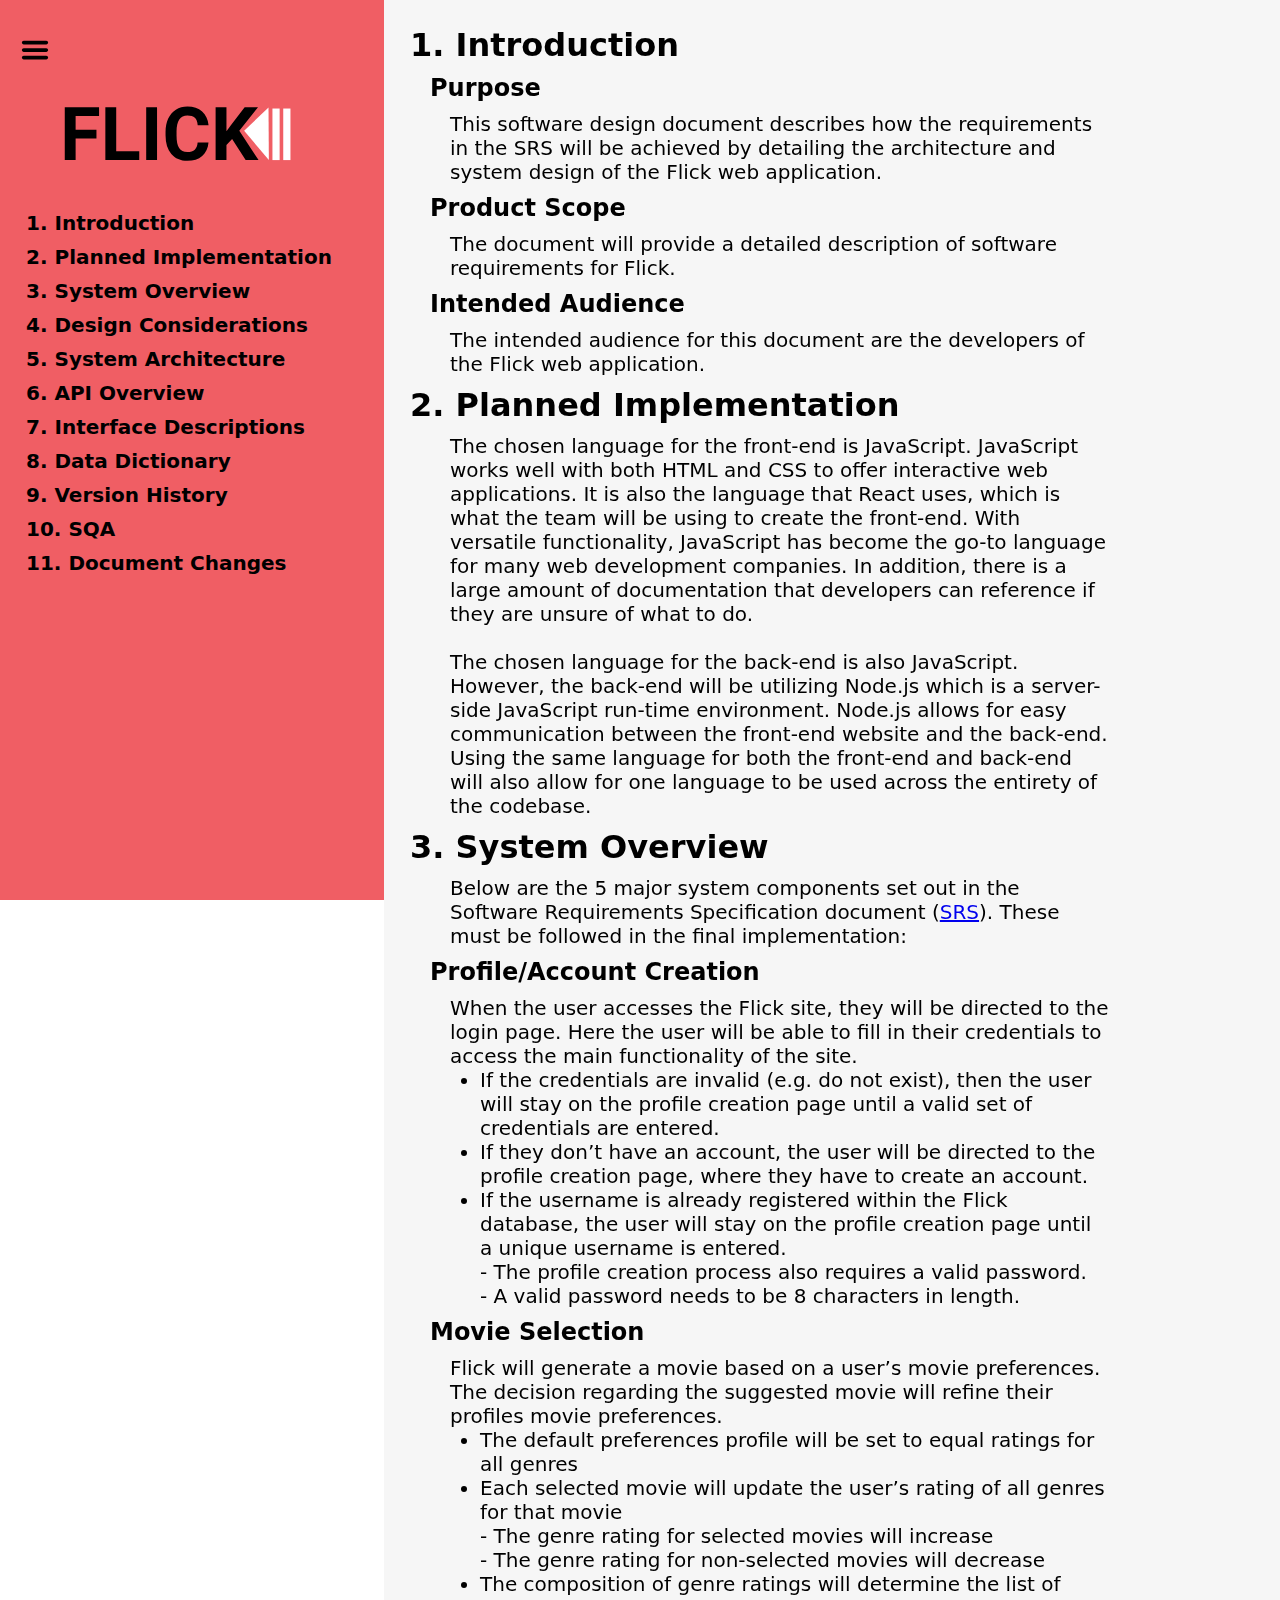
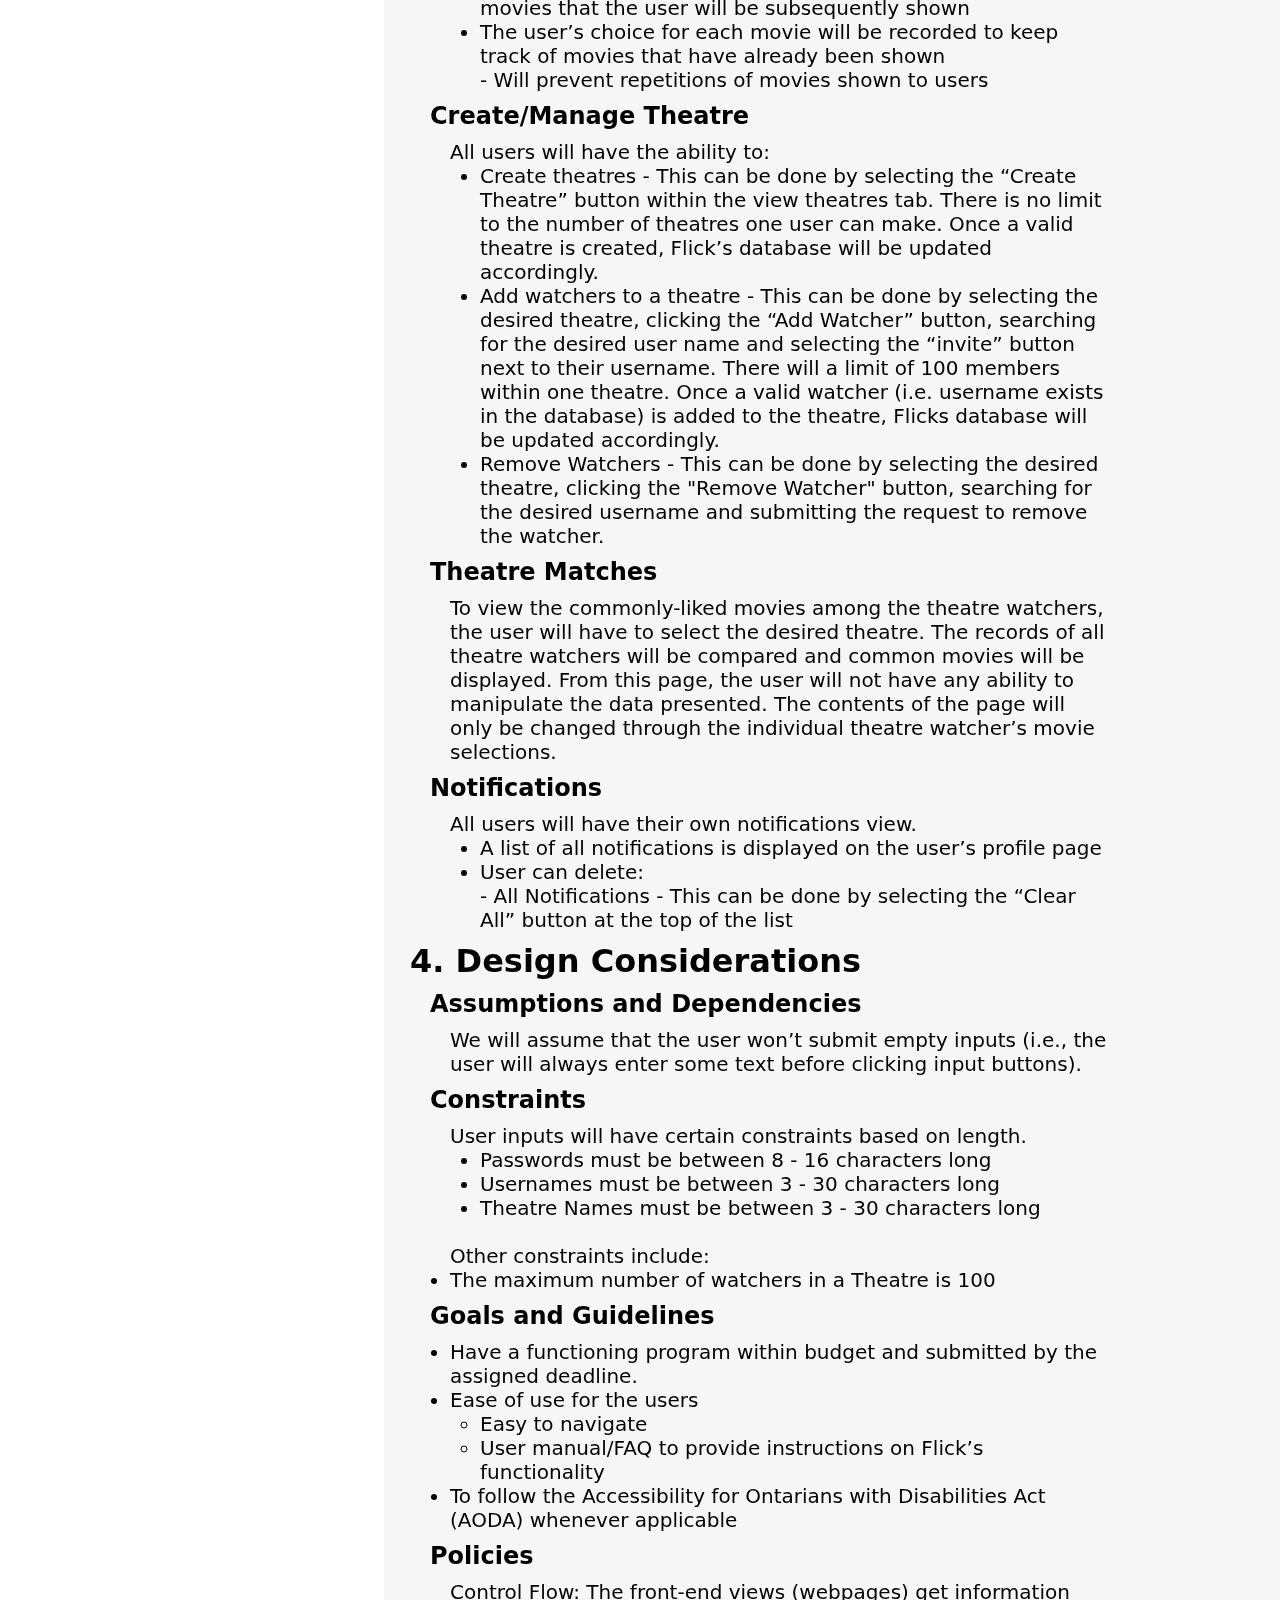
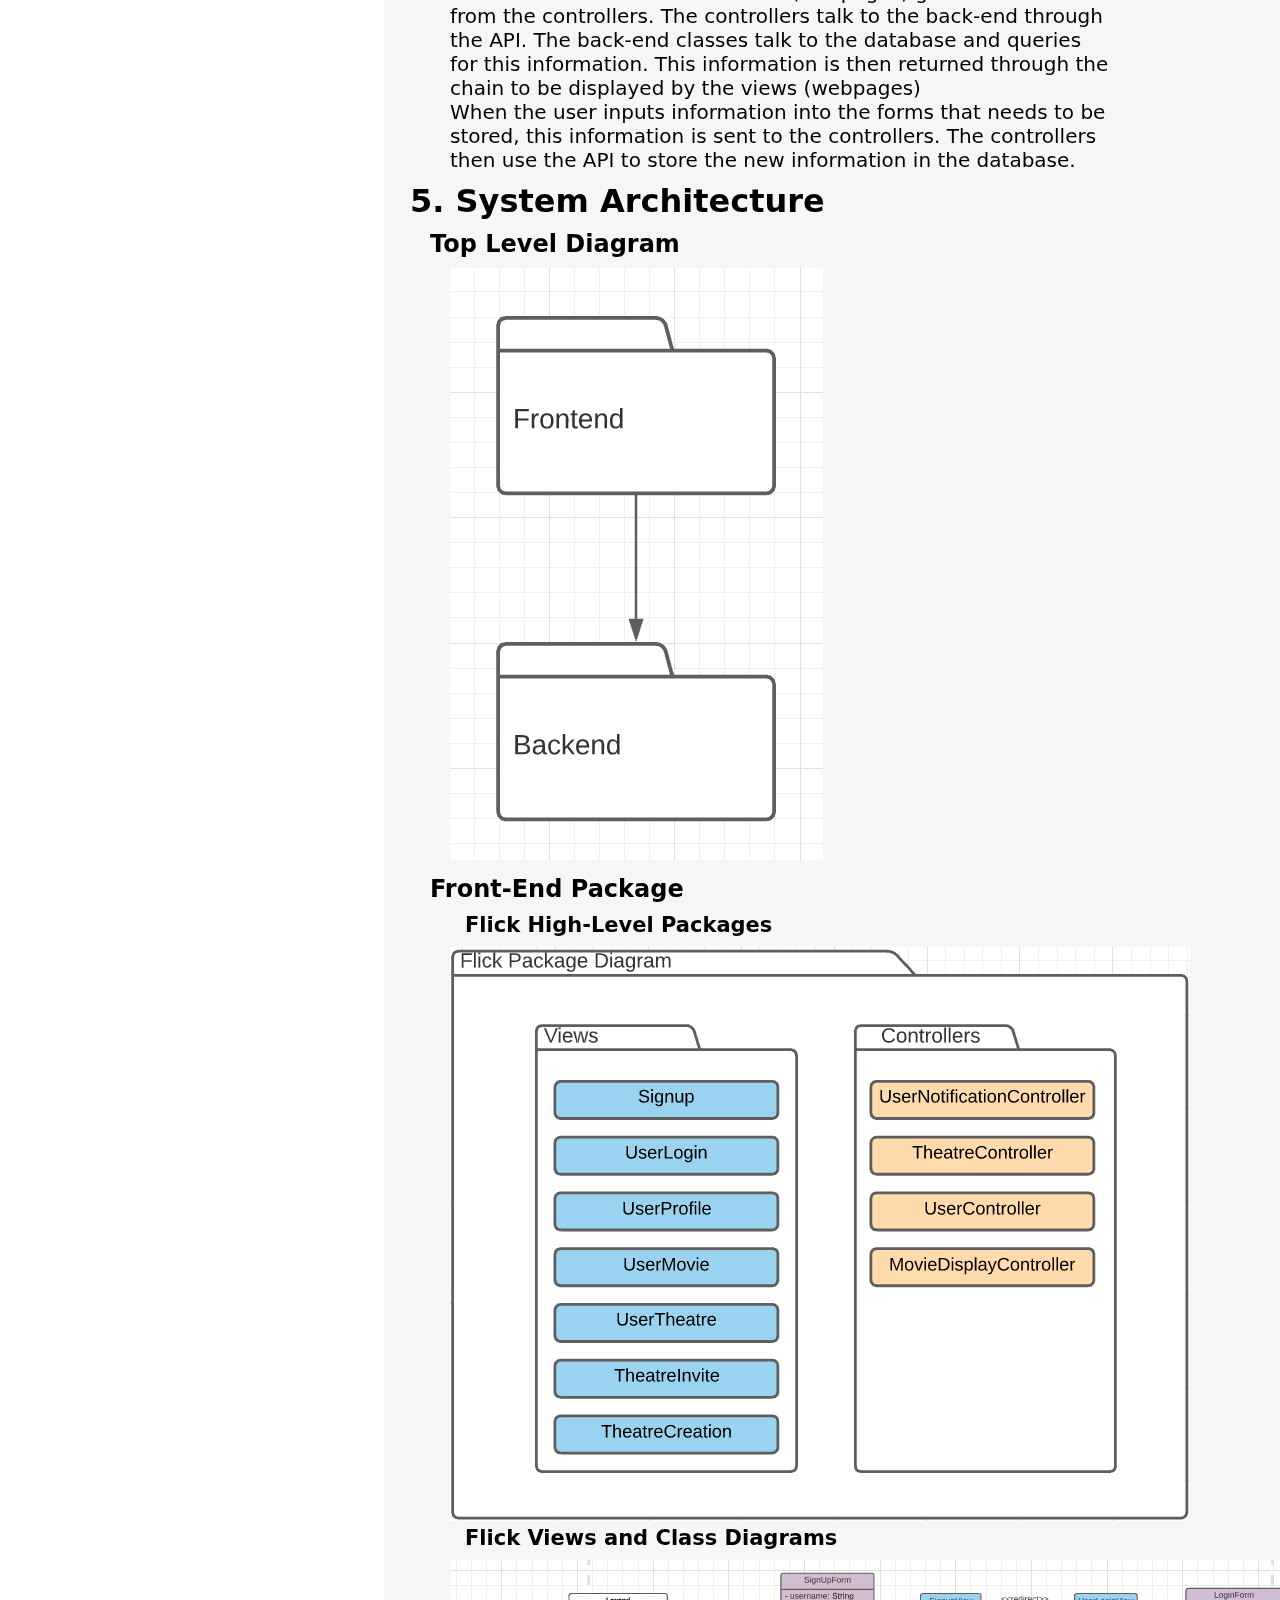
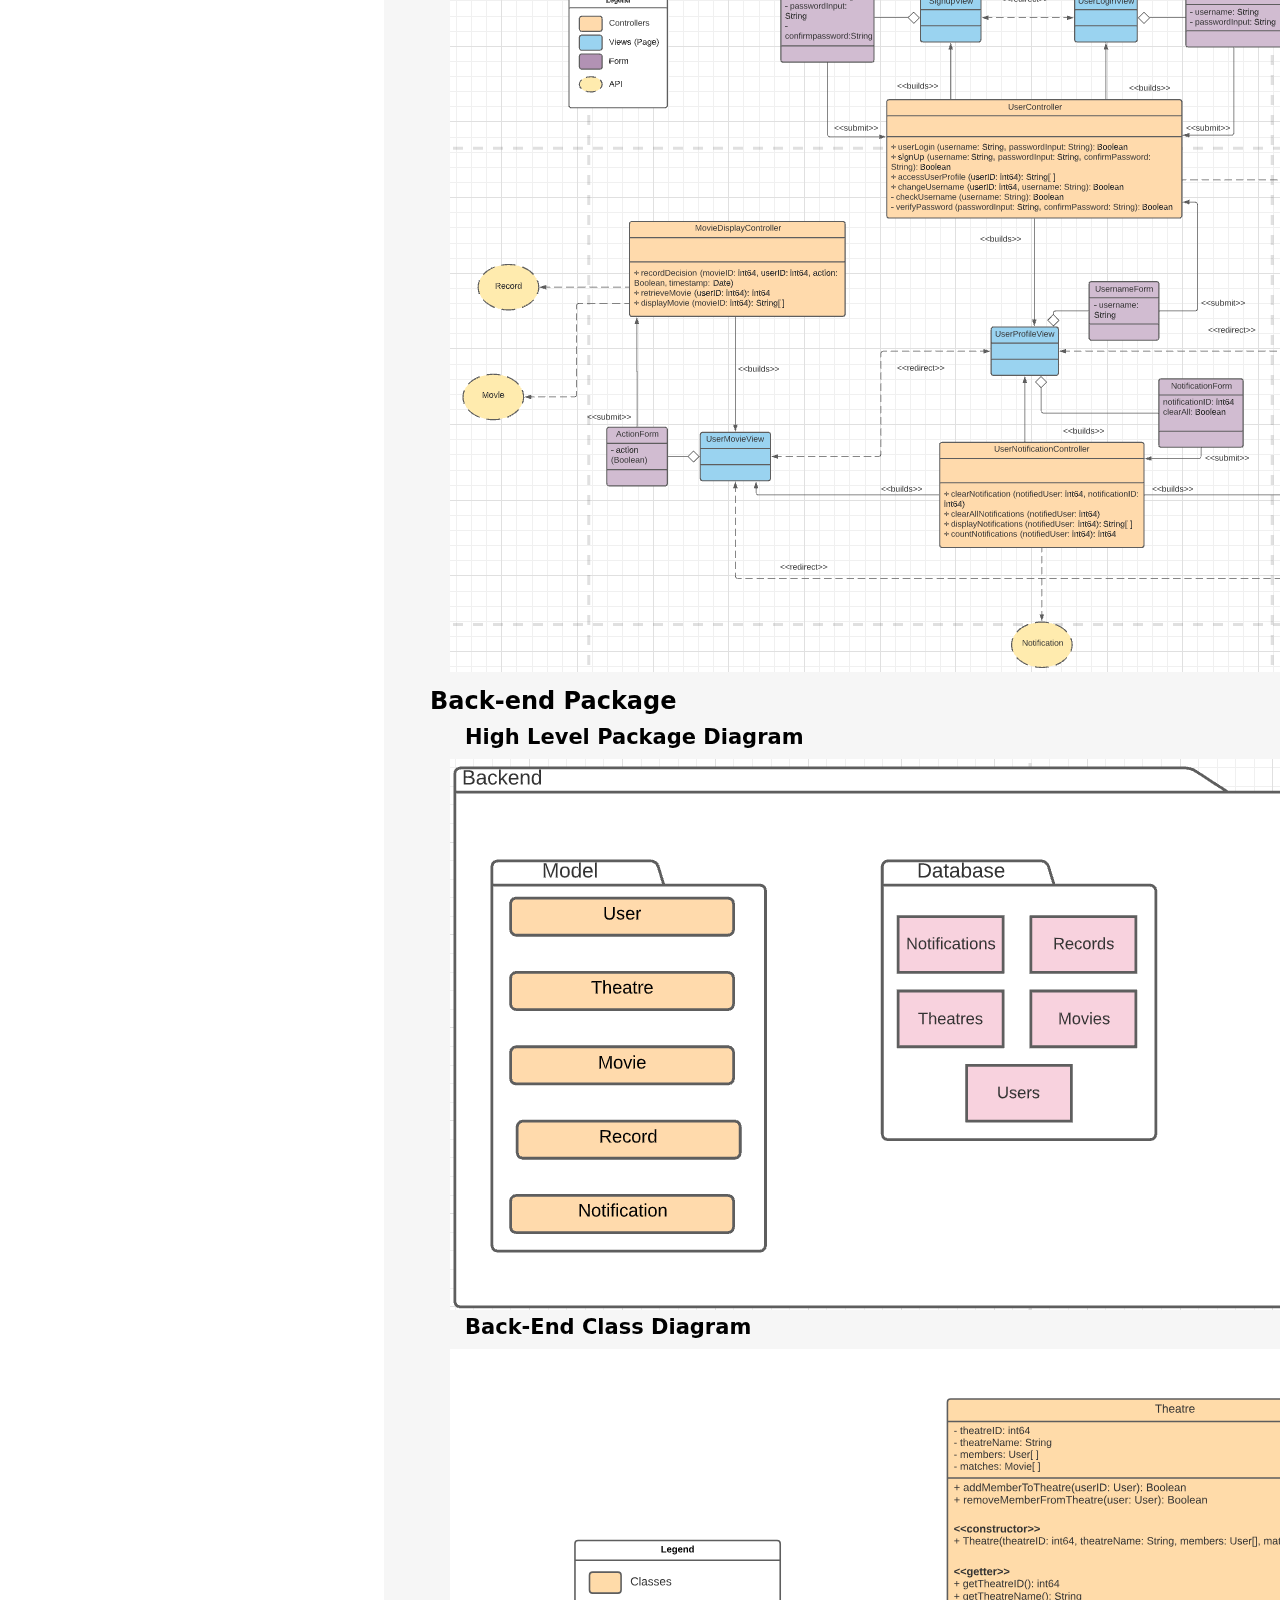
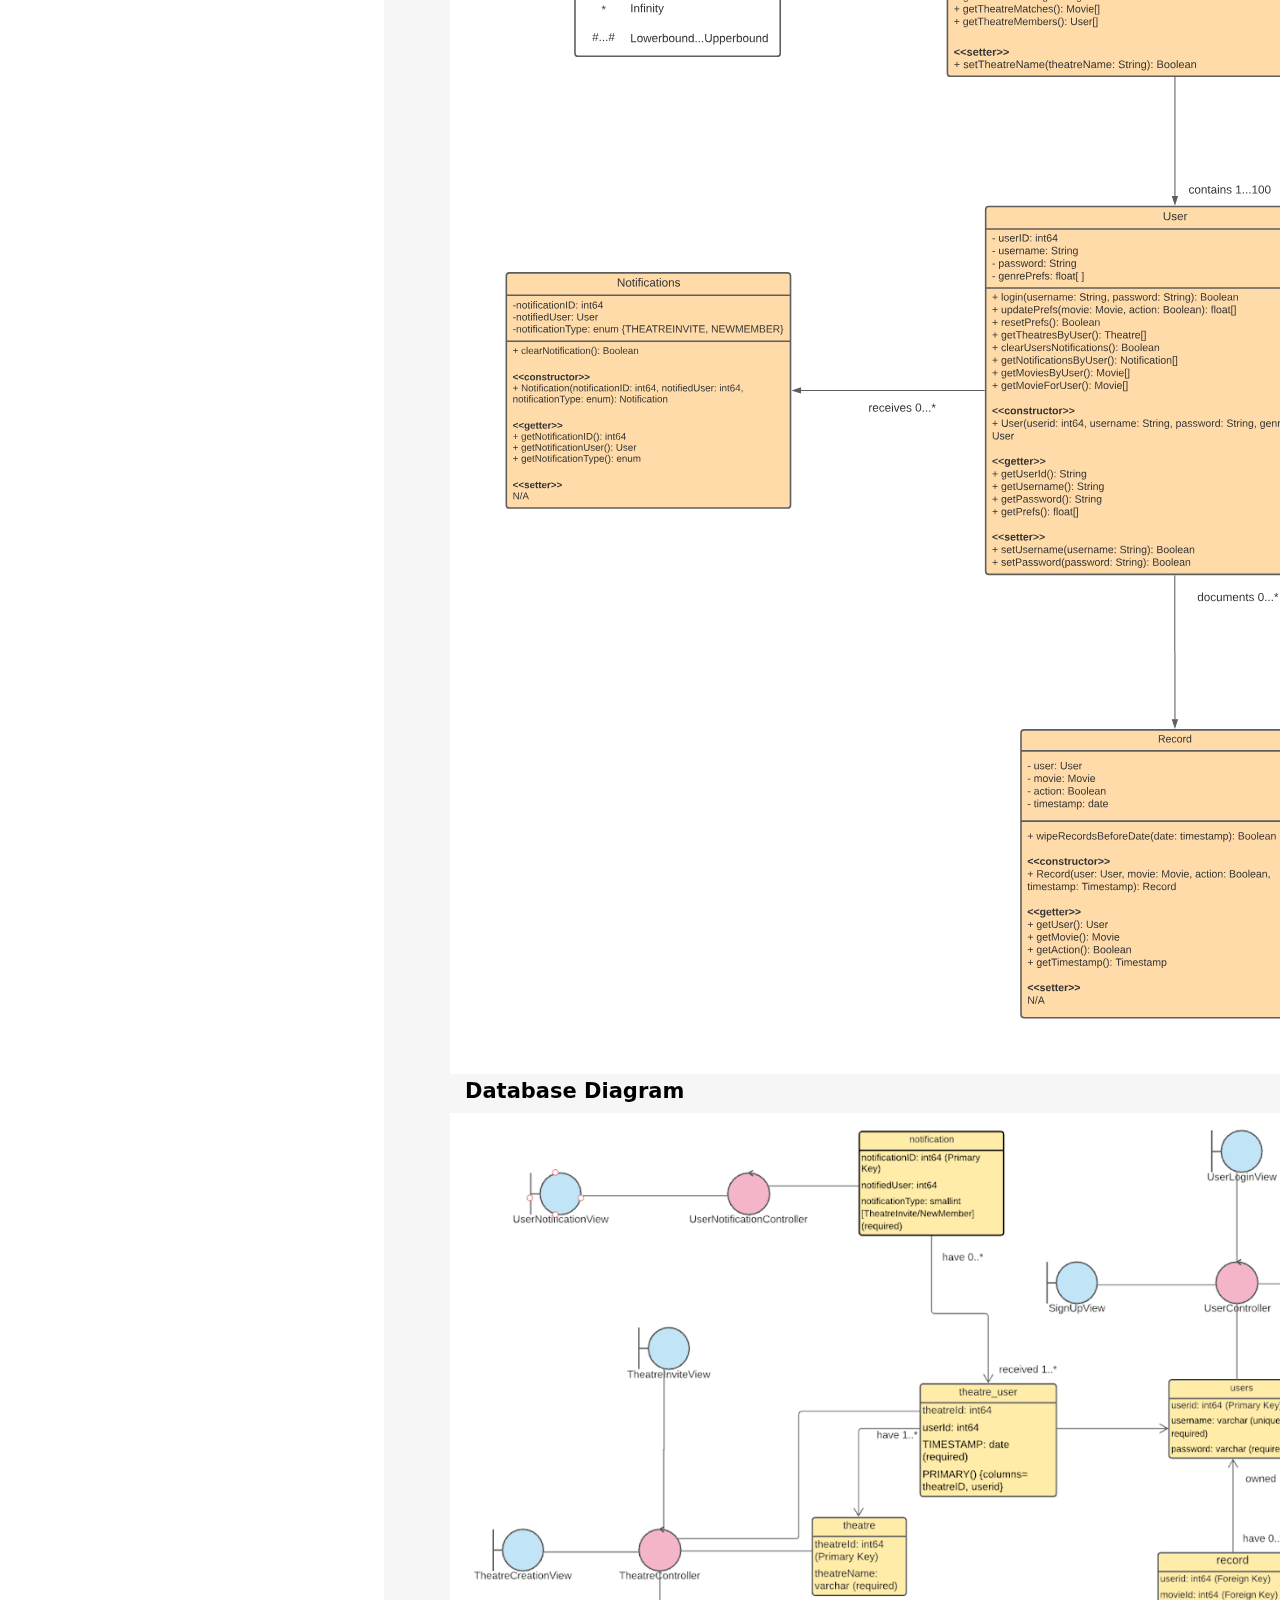
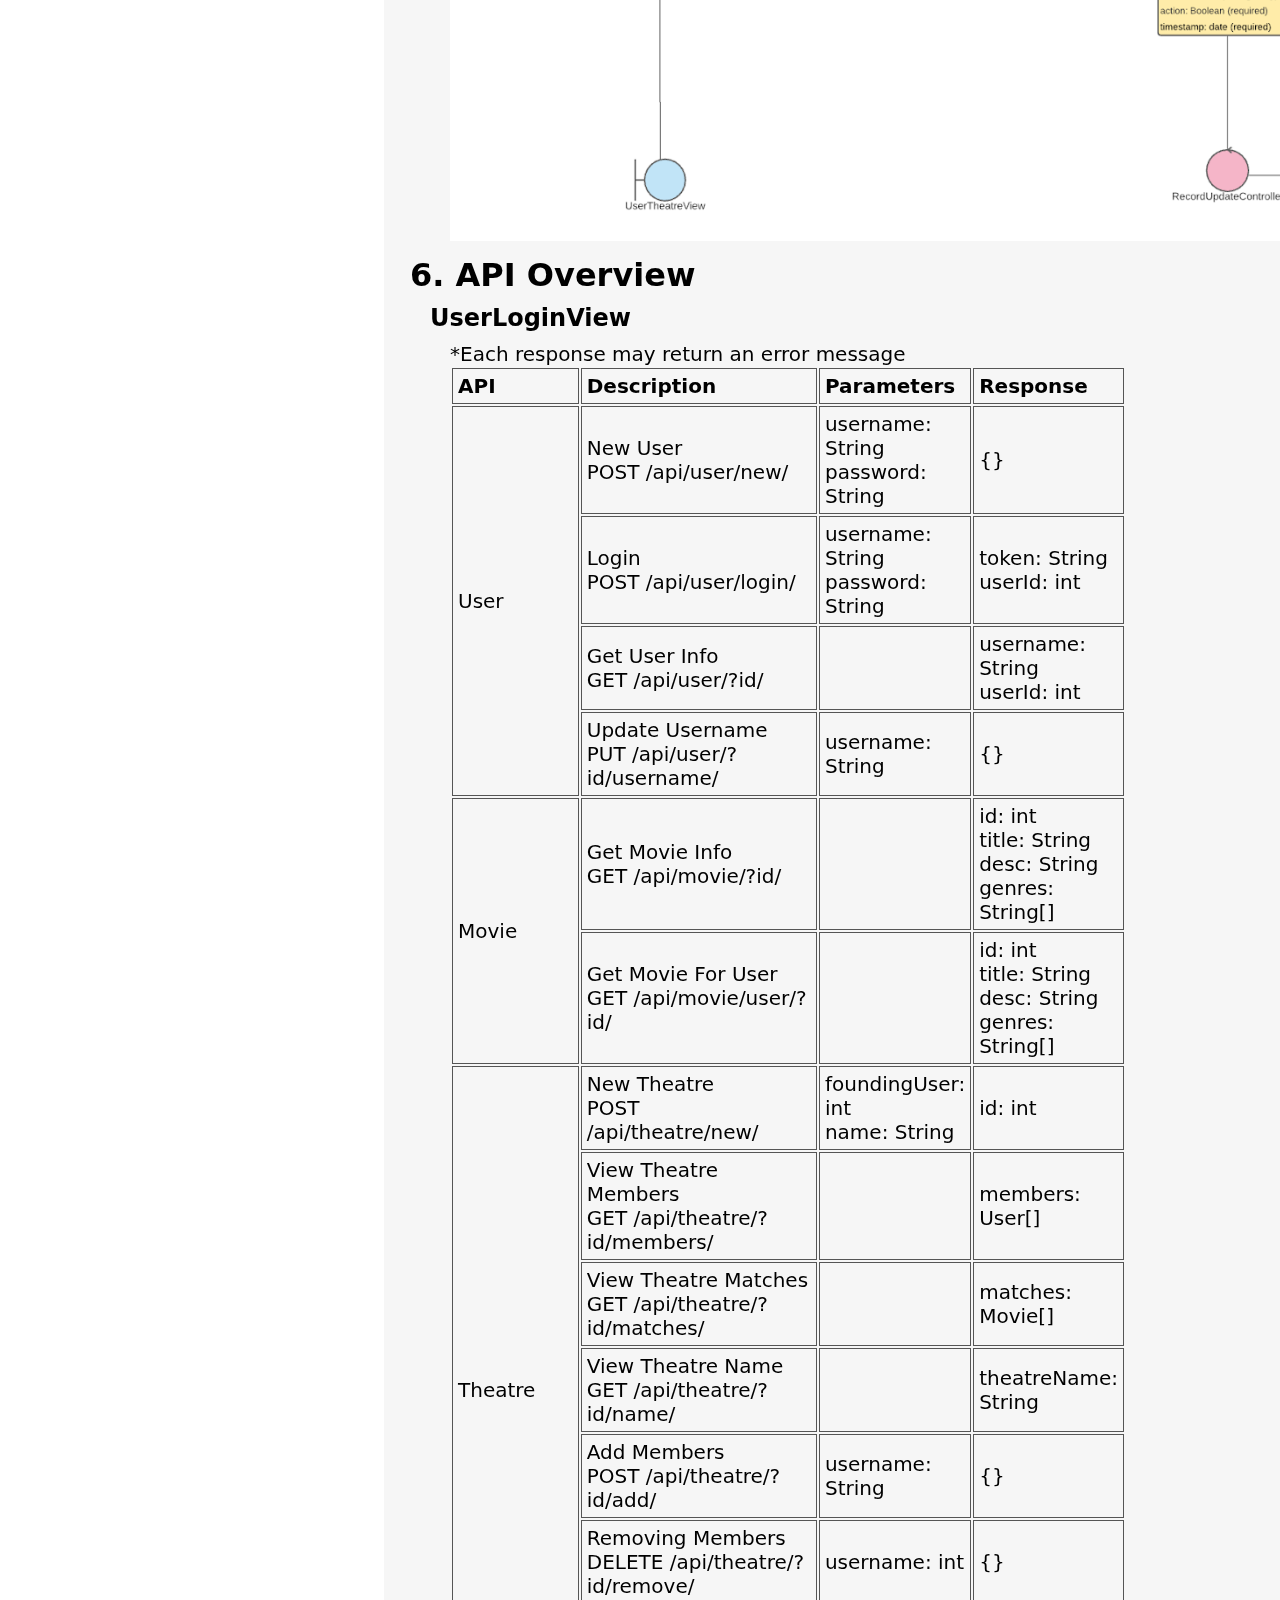
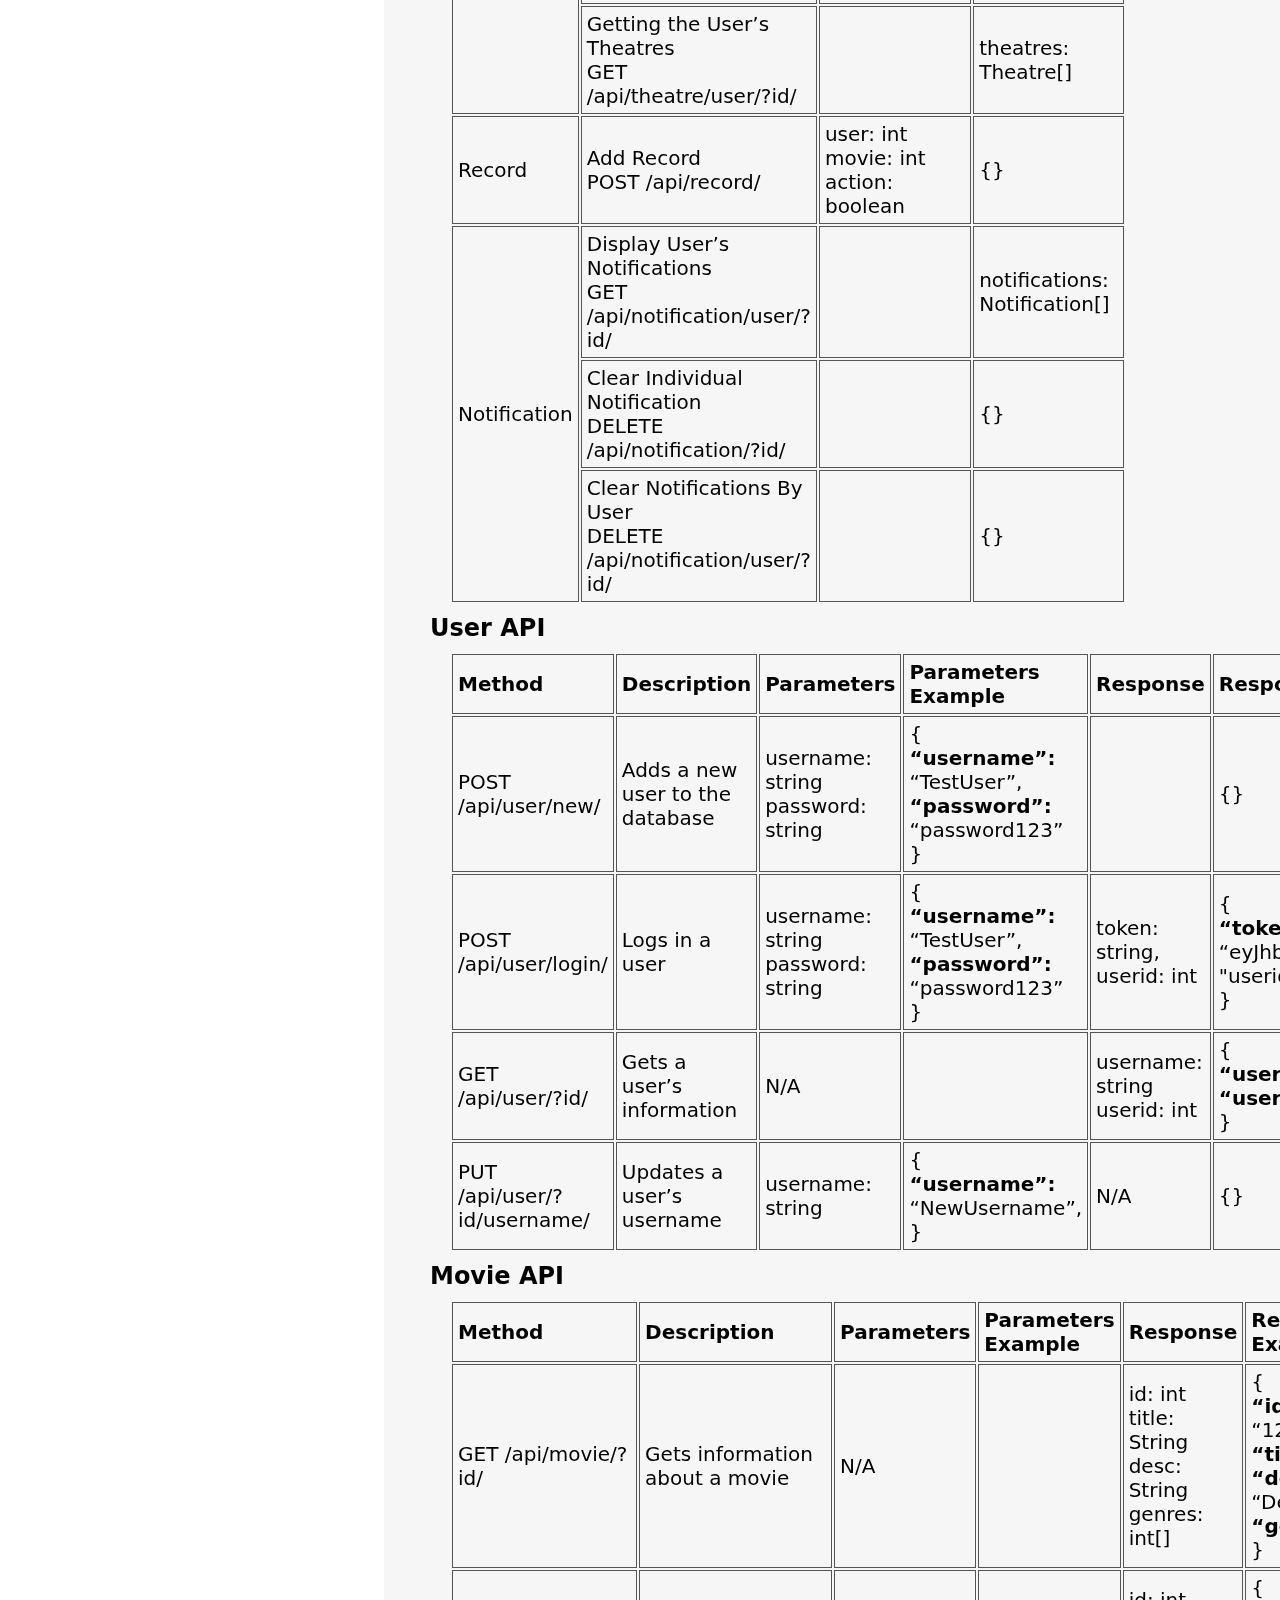
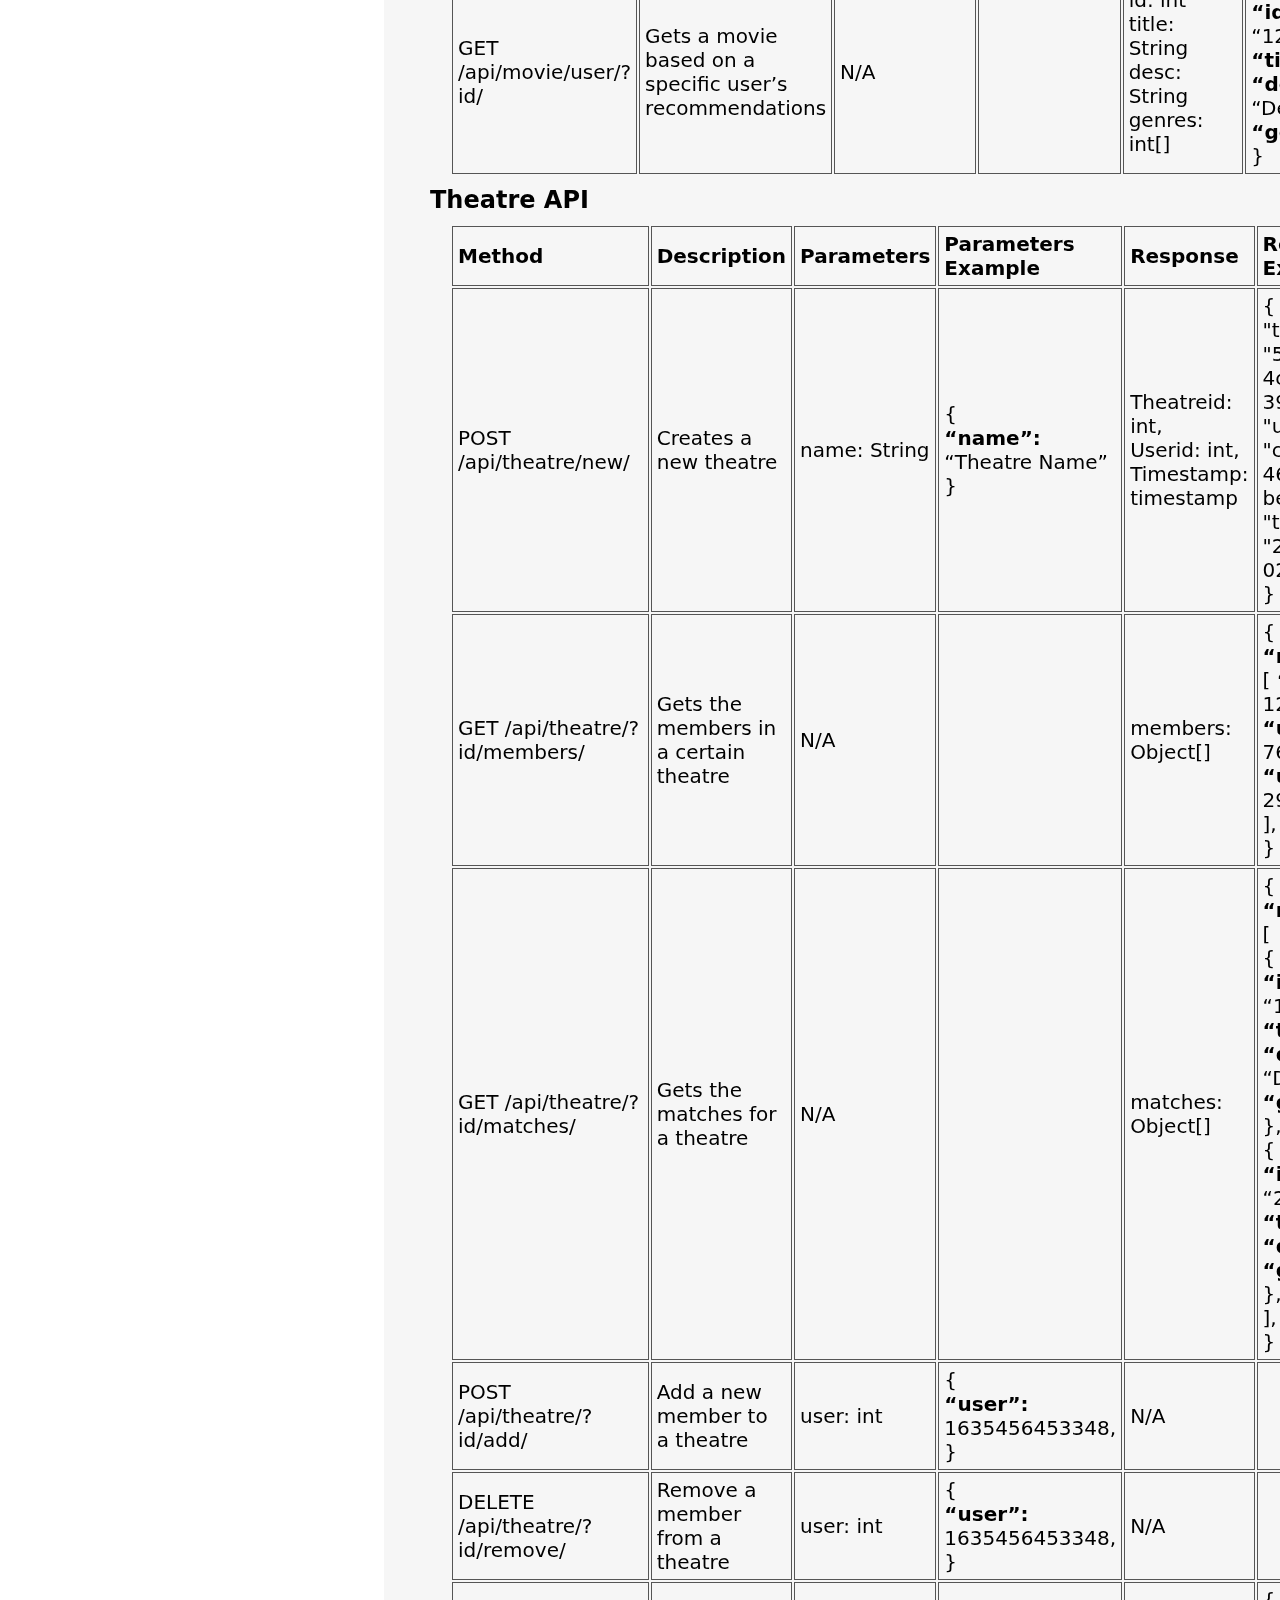
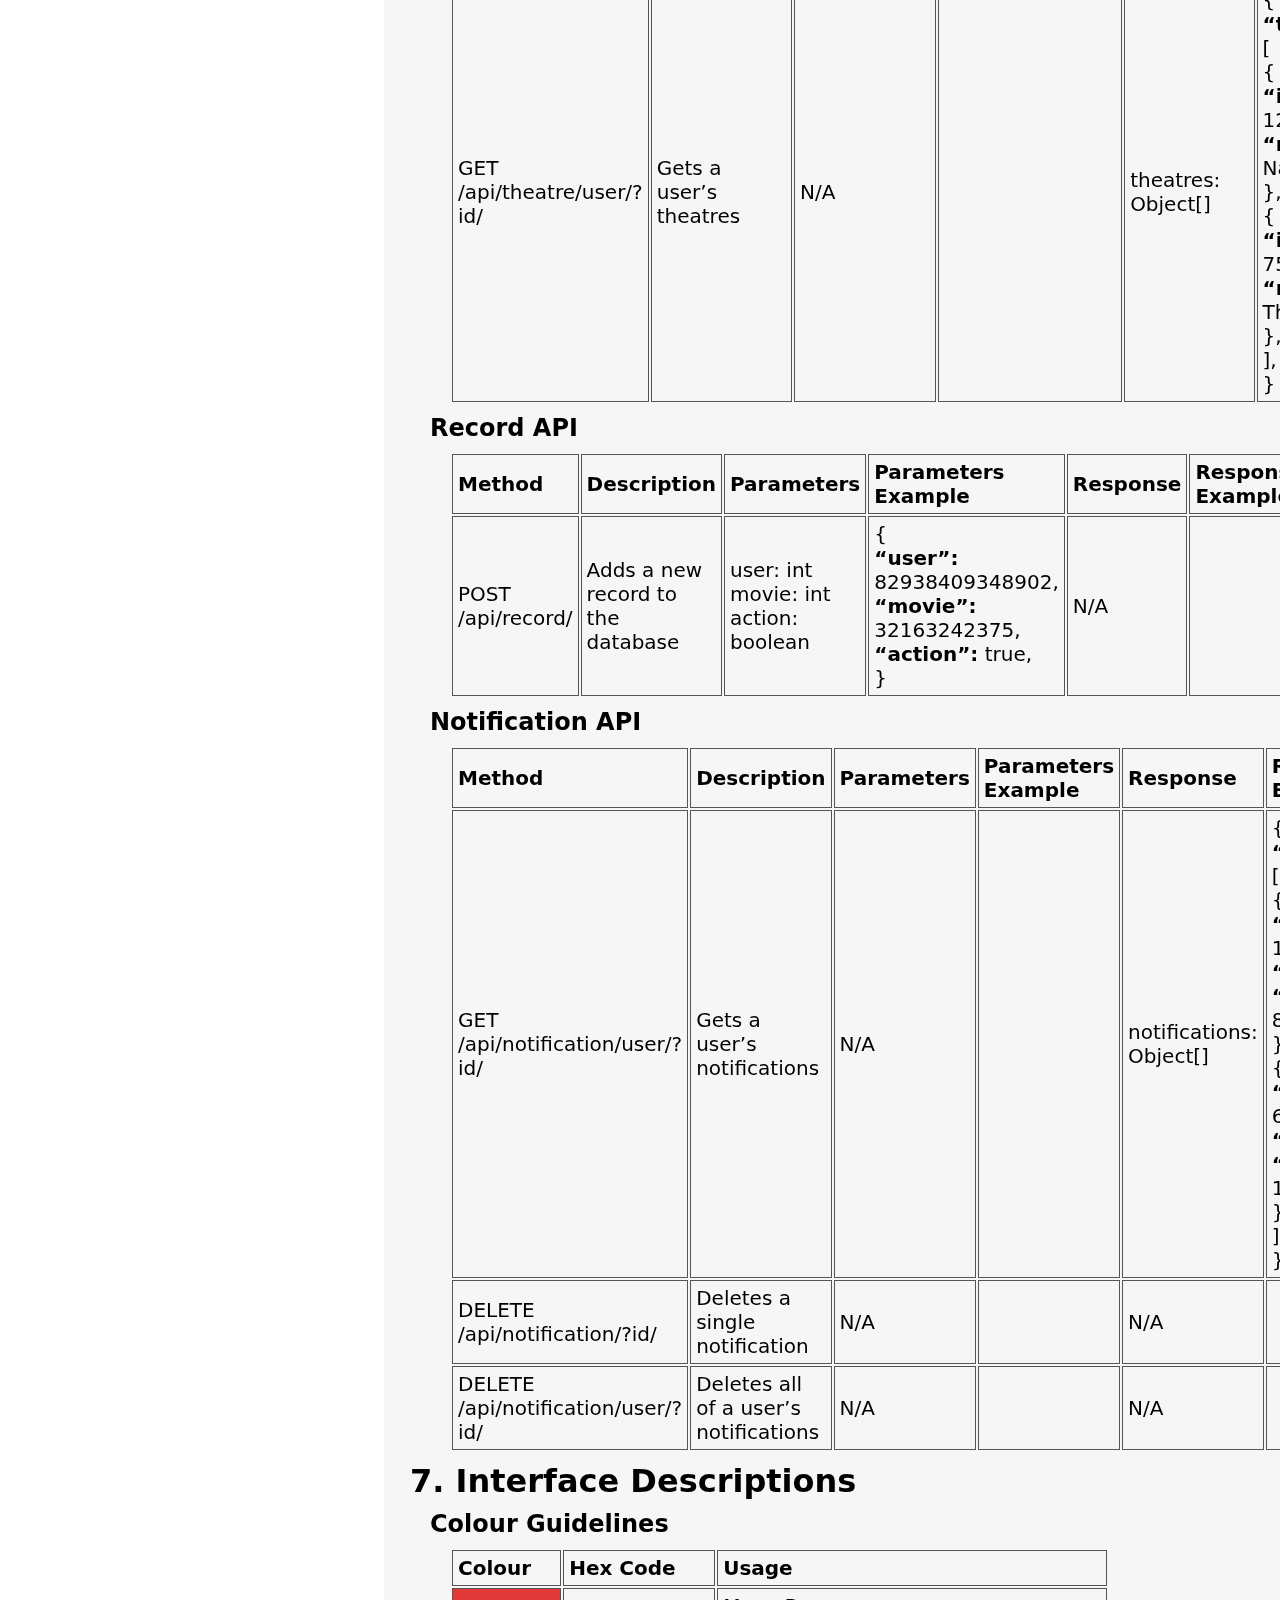
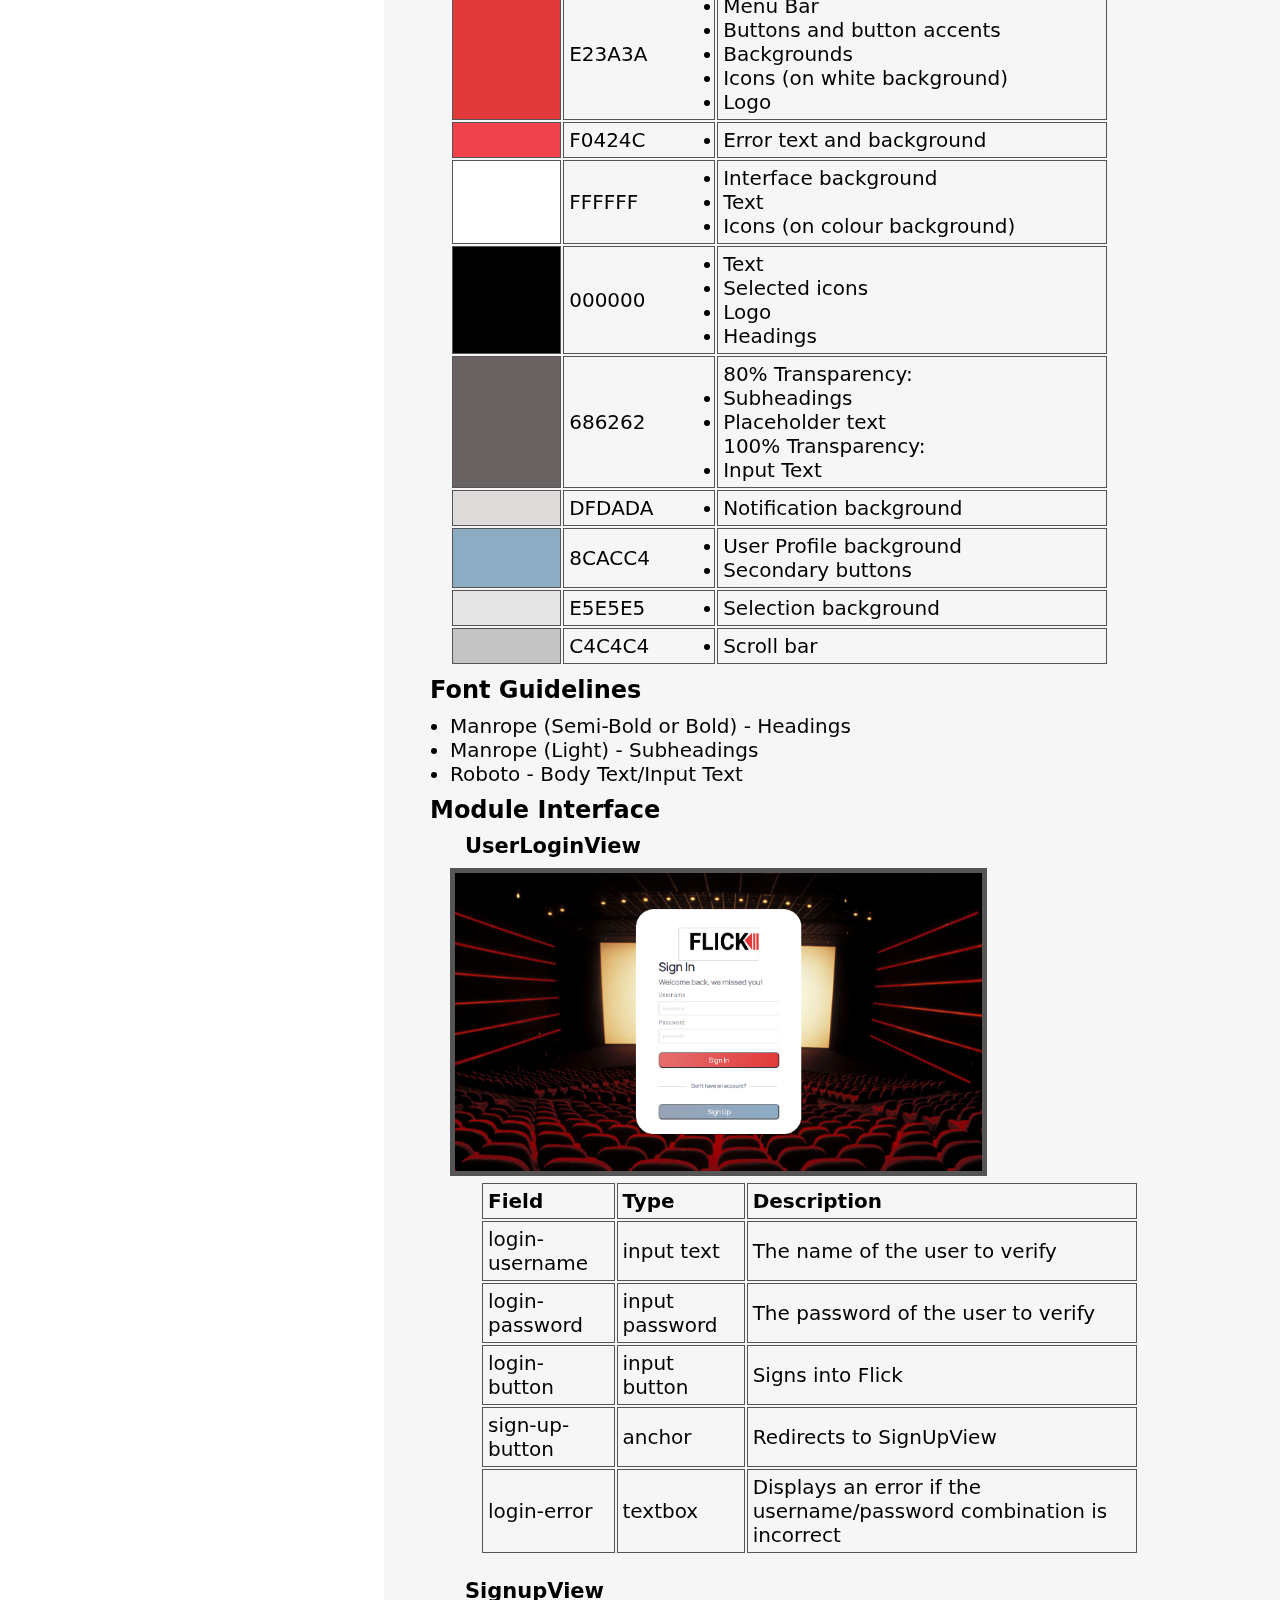
<file: design.html>
<!DOCTYPE html>
<html>
  <link href="style.css" rel="stylesheet" type="text/css" />

  <head>
    <title>Flick</title>
    <script src="script.js"></script>
  </head>

  <body>
    <div id="sidebar">
      <img
        id="menu-button"
        src="assets/hamburger-icon.svg"
        onclick="changeMenu()"
      />

      <!-- Sidebar -->
      <div id="sidebar-container">
        <a href="https://flick-cp317.github.io/docs/index.html"
          ><img src="assets/flick-logo.svg" alt=""
        /></a>

        <!-- 1. Introduction -->
        <div class="section">
          <a class="section-header" href="#introduction">1. Introduction</a>
        </div>

        <!-- 2. Planned Implementation -->
        <div class="section">
          <a class="section-header" href="#planned-implementation"
            >2. Planned Implementation</a
          >
        </div>

        <!-- 3. System Overview -->
        <div class="section">
          <a class="section-header" href="#system-overview"
            >3. System Overview</a
          >
        </div>

        <!-- 4. Design Considerations -->
        <div class="section">
          <a class="section-header" href="#design-considerations"
            >4. Design Considerations</a
          >
        </div>

        <!-- 5. System Architecture -->
        <div class="section">
          <a class="section-header" href="#system-architecture"
            >5. System Architecture</a
          >
        </div>

        <!-- 6. API Overview -->
        <div class="section">
          <a class="section-header" href="#api-overview">6. API Overview</a>
        </div>

        <!-- 7. Interface Descriptions -->
        <div class="section">
          <a class="section-header" href="#interface-descriptions"
            >7. Interface Descriptions</a
          >
        </div>

        <!-- 8. Data Dictionary -->
        <div class="section">
          <a class="section-header" href="#data-dictionary"
            >8. Data Dictionary</a
          >
        </div>

        <!-- 9. Version History -->
        <div class="section">
          <a class="section-header" href="#version-history"
            >9. Version History</a
          >
        </div>

        <!-- 10. SQA -->
        <div class="section">
          <a class="section-header" href="#sqa">10. SQA</a>
        </div>

        <!-- 11. Document Changes -->
        <div class="section">
          <a class="section-header" href="#document-changes"
            >11. Document Changes</a
          >
        </div>
      </div>
    </div>
    <div id="content">
      <div id="content-container">
        <!-- 1. INTRODUCTION -->
        <h1 id="introduction">1. Introduction</h1>
        <div class="section-info">
          <h2>Purpose</h2>
          <div class="subsection-info">
            <p>
              This software design document describes how the requirements in
              the SRS will be achieved by detailing the architecture and system
              design of the Flick web application.
            </p>
          </div>
          <h2>Product Scope</h2>
          <div class="subsection-info">
            <p>
              The document will provide a detailed description of software
              requirements for Flick.
            </p>
          </div>
          <h2>Intended Audience</h2>
          <div class="subsection-info">
            <p>
              The intended audience for this document are the developers of the
              Flick web application.
            </p>
          </div>
        </div>

        <!-- 2. Planned Implementation -->
        <h1 id="planned-implementation">2. Planned Implementation</h1>
        <div class="section-info">
          <div class="subsection-info">
            <p>
              The chosen language for the front-end is JavaScript. JavaScript
              works well with both HTML and CSS to offer interactive web
              applications. It is also the language that React uses, which is
              what the team will be using to create the front-end. With
              versatile functionality, JavaScript has become the go-to language
              for many web development companies. In addition, there is a large
              amount of documentation that developers can reference if they are
              unsure of what to do. <br /><br />
              The chosen language for the back-end is also JavaScript. However,
              the back-end will be utilizing Node.js which is a server-side
              JavaScript run-time environment. Node.js allows for easy
              communication between the front-end website and the back-end.
              Using the same language for both the front-end and back-end will
              also allow for one language to be used across the entirety of the
              codebase.
            </p>
          </div>
        </div>

        <!-- 3. System Overview -->
        <h1 id="system-overview">3. System Overview</h1>
        <div class="section-info">
          <p class="subsection-info">
            Below are the 5 major system components set out in the Software
            Requirements Specification document (<a href="requirements.html"
              >SRS</a
            >). These must be followed in the final implementation:
          </p>
          <h2>Profile/Account Creation</h2>
          <div class="subsection-info">
            When the user accesses the Flick site, they will be directed to the
            login page. Here the user will be able to fill in their credentials
            to access the main functionality of the site. <br />
            <ul class="subsubsection">
              <li>
                If the credentials are invalid (e.g. do not exist), then the
                user will stay on the profile creation page until a valid set of
                credentials are entered.
              </li>
              <li>
                If they don’t have an account, the user will be directed to the
                profile creation page, where they have to create an account.
              </li>
              <li>
                If the username is already registered within the Flick database,
                the user will stay on the profile creation page until a unique
                username is entered.<br />
                - The profile creation process also requires a valid
                password.<br />
                - A valid password needs to be 8 characters in length.
              </li>
            </ul>
          </div>
          <h2>Movie Selection</h2>
          <div class="subsection-info">
            Flick will generate a movie based on a user’s movie preferences. The
            decision regarding the suggested movie will refine their profiles
            movie preferences.
            <ul class="subsubsection">
              <li>
                The default preferences profile will be set to equal ratings for
                all genres
              </li>
              <li>
                Each selected movie will update the user’s rating of all genres
                for that movie<br />
                - The genre rating for selected movies will increase<br />
                - The genre rating for non-selected movies will decrease
              </li>
              <li>
                The composition of genre ratings will determine the list of
                movies that the user will be subsequently shown
              </li>
              <li>
                The user’s choice for each movie will be recorded to keep track
                of movies that have already been shown<br />
                - Will prevent repetitions of movies shown to users
              </li>
            </ul>
          </div>
          <h2>Create/Manage Theatre</h2>
          <div class="subsection-info">
            All users will have the ability to:
            <ul class="subsubsection">
              <li>
                Create theatres - This can be done by selecting the “Create
                Theatre” button within the view theatres tab. There is no limit
                to the number of theatres one user can make. Once a valid
                theatre is created, Flick’s database will be updated
                accordingly.
              </li>
              <li>
                Add watchers to a theatre - This can be done by selecting the
                desired theatre, clicking the “Add Watcher” button, searching
                for the desired user name and selecting the “invite” button next
                to their username. There will a limit of 100 members within one
                theatre. Once a valid watcher (i.e. username exists in the
                database) is added to the theatre, Flicks database will be
                updated accordingly.
              </li>
              <li>
                Remove Watchers - This can be done by selecting the desired
                theatre, clicking the "Remove Watcher" button, searching for the
                desired username and submitting the request to remove the
                watcher.
              </li>
            </ul>
          </div>
          <h2>Theatre Matches</h2>
          <div class="subsection-info">
            To view the commonly-liked movies among the theatre watchers, the
            user will have to select the desired theatre. The records of all
            theatre watchers will be compared and common movies will be
            displayed. From this page, the user will not have any ability to
            manipulate the data presented. The contents of the page will only be
            changed through the individual theatre watcher’s movie selections.
          </div>
          <h2>Notifications</h2>
          <div class="subsection-info">
            All users will have their own notifications view.
            <ul class="subsubsection">
              <li>
                A list of all notifications is displayed on the user’s profile
                page
              </li>
              <li>
                User can delete:<br />
                - All Notifications - This can be done by selecting the “Clear
                All” button at the top of the list
              </li>
            </ul>
          </div>
        </div>

        <!-- 4. Design Considerations -->
        <h1 id="design-considerations">4. Design Considerations</h1>
        <div class="section-info">
          <h2>Assumptions and Dependencies</h2>
          <div class="subsection-info">
            We will assume that the user won’t submit empty inputs (i.e., the
            user will always enter some text before clicking input buttons).
          </div>
          <h2>Constraints</h2>
          <div class="subsection-info">
            User inputs will have certain constraints based on length.
            <ul class="subsubsection">
              <li>Passwords must be between 8 - 16 characters long</li>
              <li>Usernames must be between 3 - 30 characters long</li>
              <li>Theatre Names must be between 3 - 30 characters long</li>
            </ul>
            <br />
            Other constraints include:
            <ul>
              <li>The maximum number of watchers in a Theatre is 100</li>
            </ul>
          </div>
          <h2>Goals and Guidelines</h2>
          <div class="subsection-info">
            <ul>
              <li>
                Have a functioning program within budget and submitted by the
                assigned deadline.
              </li>
              <li>Ease of use for the users</li>
              <ul>
                <li class="subsubsection">Easy to navigate</li>
                <li class="subsubsection">
                  User manual/FAQ to provide instructions on Flick&rsquo;s
                  functionality
                </li>
              </ul>
              <li>
                To follow the Accessibility for Ontarians with Disabilities Act
                (AODA) whenever applicable
              </li>
            </ul>
          </div>
          <h2>Policies</h2>
          <div class="subsection-info">
            <p>
              Control Flow: The front-end views (webpages) get information from
              the controllers. The controllers talk to the back-end through the
              API. The back-end classes talk to the database and queries for
              this information. This information is then returned through the
              chain to be displayed by the views (webpages)
            </p>
            <p>
              When the user inputs information into the forms that needs to be
              stored, this information is sent to the controllers. The
              controllers then use the API to store the new information in the
              database.
            </p>
          </div>
        </div>

        <!-- 5. System Architecture -->
        <h1 id="system-architecture">5. System Architecture</h1>
        <div class="section-info">
          <h2>Top Level Diagram</h2>
          <div class="subsection-info">
            <img src="assets/top level diagram.PNG" />
          </div>
          <h2>Front-End Package</h2>
          <div class="subsection-info">
            <h3>Flick High-Level Packages</h3>
            <img src="assets/high level packages.PNG" />
            <h3>Flick Views and Class Diagrams</h3>
            <img src="assets/views and class diagrams.PNG" />
          </div>
          <h2>Back-end Package</h2>
          <div class="subsection-info">
            <h3>High Level Package Diagram</h3>
            <img src="assets/high level package diagram.PNG" />
            <h3>Back-End Class Diagram</h3>
            <img src="assets/Design_Diagrams.svg" width="1400" />
            <h3>Database Diagram</h3>
            <img src="assets/UML Diagram.PNG" width="1400" />
          </div>
        </div>

        <!-- 6. API Overview -->
        <h1 id="api-overview">6. API Overview</h1>
        <div class="section-info">
          <h2>UserLoginView</h2>
          <div class="subsection-info">
            *Each response may return an error message
            <table class="content-table">
              <tr>
                <th><b>API</b></th>
                <th><b>Description</b></th>
                <th><b>Parameters</b></th>
                <th><b>Response</b></th>
              </tr>
              <tr>
                <td rowspan="4">User</td>
                <td>
                  New User <br />
                  POST /api/user/new/
                </td>
                <td>
                  username: String
                  <br />
                  password: String
                </td>
                <td>{}</td>
              </tr>
              <tr>
                <td>
                  Login <br />
                  POST /api/user/login/
                </td>
                <td>
                  username: String
                  <br />
                  password: String
                </td>
                <td>
                  token: String <br />
                  userId: int
                </td>
              </tr>

              <tr>
                <td>
                  Get User Info <br />
                  GET /api/user/?id/
                </td>
                <td></td>
                <td>
                  username: String <br />
                  userId: int
                </td>
              </tr>

              <tr>
                <td>
                  Update Username <br />
                  PUT /api/user/?id/username/
                </td>
                <td>username: String <br /></td>
                <td>{}</td>
              </tr>

              <tr>
                <td rowspan="2">Movie</td>
                <td>
                  Get Movie Info <br />
                  GET /api/movie/?id/
                </td>
                <td></td>
                <td>
                  id: int <br />
                  title: String <br />
                  desc: String <br />
                  genres: String[]
                </td>
              </tr>
              <tr>
                <td>
                  Get Movie For User <br />
                  GET /api/movie/user/?id/
                </td>
                <td></td>
                <td>
                  id: int <br />
                  title: String <br />
                  desc: String <br />
                  genres: String[]
                </td>
              </tr>

              <tr>
                <td rowspan="7">Theatre</td>
                <td>
                  New Theatre <br />
                  POST /api/theatre/new/
                </td>
                <td>
                  foundingUser: int <br />
                  name: String
                </td>
                <td>id: int</td>
              </tr>
              <tr>
                <td>
                  View Theatre Members <br />
                  GET /api/theatre/?id/members/
                </td>
                <td></td>
                <td>members: User[]</td>
              </tr>

              <tr>
                <td>
                  View Theatre Matches <br />
                  GET /api/theatre/?id/matches/
                </td>
                <td></td>
                <td>matches: Movie[]</td>
              </tr>
              <tr>
                <td>
                  View Theatre Name <br />
                  GET /api/theatre/?id/name/
                </td>
                <td></td>
                <td>theatreName: String</td>
              </tr>
              <tr>
                <td>
                  Add Members <br />
                  POST /api/theatre/?id/add/
                </td>
                <td>username: String</td>
                <td>{}</td>
              </tr>
              <tr>
                <td>
                  Removing Members <br />
                  DELETE /api/theatre/?id/remove/
                </td>
                <td>username: int</td>
                <td>{}</td>
              </tr>
              <tr>
                <td>
                  Getting the User’s Theatres <br />
                  GET /api/theatre/user/?id/
                </td>
                <td></td>
                <td>theatres: Theatre[]</td>
              </tr>
              <tr>
                <td rowspan="1">Record</td>
                <td>
                  Add Record <br />
                  POST /api/record/
                </td>
                <td>
                  user: int <br />
                  movie: int <br />
                  action: boolean
                </td>
                <td>{}</td>
              </tr>
              <tr>
                <td rowspan="3">Notification</td>
                <td>
                  Display User’s Notifications <br />
                  GET /api/notification/user/?id/
                </td>
                <td></td>
                <td>notifications: Notification[]</td>
              </tr>
              <tr>
                <td>
                  Clear Individual Notification <br />
                  DELETE /api/notification/?id/
                </td>
                <td></td>
                <td>{}</td>
              </tr>
              <tr>
                <td>
                  Clear Notifications By User <br />
                  DELETE /api/notification/user/?id/
                </td>
                <td></td>
                <td>{}</td>
              </tr>
            </table>
          </div>

          <h2>User API</h2>
          <div class="subsection-info">
            <table class="content-table">
              <tr>
                <th><b>Method</b></th>
                <th><b>Description</b></th>
                <th><b>Parameters</b></th>
                <th><b>Parameters Example</b></th>
                <th><b>Response</b></th>
                <th><b>Response Example</b></th>
              </tr>
              <tr>
                <td>POST /api/user/new/</td>
                <td>Adds a new user to the database</td>
                <td>
                  username: string<br />
                  password: string
                </td>
                <td>
                  {<br />
                  <b>“username”:</b> “TestUser”,<br />
                  <b>“password”:</b> “password123”<br />
                  }
                </td>
                <td></td>
                <td>{}</td>
              </tr>
              <tr>
                <td>POST /api/user/login/</td>
                <td>Logs in a user</td>
                <td>
                  username: string<br />
                  password: string
                </td>
                <td>
                  {<br />
                  <b>“username”:</b> “TestUser”,<br />
                  <b>“password”:</b> “password123”<br />
                  }
                </td>
                <td>
                  token: string,<br />
                  userid: int<br />
                </td>
                <td>
                  {<br />
                  <b>“token”:</b>
                  “eyJhbGcVCJ9.eyJ1c2VyaWUxNjIzOTAyMn0.1m6xC6ru6NEKwNI”,<br />
                  "userid": "ca69395b-537f-4671-ac41-be8977139fb3"<br />
                  }
                </td>
              </tr>
              <tr>
                <td>GET /api/user/?id/</td>
                <td>Gets a user’s information</td>
                <td>N/A</td>
                <td></td>
                <td>
                  username: string<br />
                  userid: int<br />
                </td>
                <td>
                  {<br />
                  <b>“username”:</b> “TestUser”,<br />
                  <b>“userid”:</b> “123847982379273984892”<br />
                  }
                </td>
              </tr>
              <tr>
                <td>PUT /api/user/?id/username/</td>
                <td>Updates a user’s username</td>
                <td>username: string</td>
                <td>
                  {<br />
                  <b>“username”:</b> “NewUsername”,<br />
                  }
                </td>
                <td>N/A</td>
                <td>{}</td>
              </tr>
            </table>
          </div>

          <h2>Movie API</h2>
          <div class="subsection-info">
            <table class="content-table">
              <tr>
                <th><b>Method</b></th>
                <th><b>Description</b></th>
                <th><b>Parameters</b></th>
                <th><b>Parameters Example</b></th>
                <th><b>Response</b></th>
                <th><b>Response Example</b></th>
              </tr>
              <tr>
                <td>GET /api/movie/?id/</td>
                <td>Gets information about a movie</td>
                <td>N/A</td>
                <td></td>
                <td>
                  id: int<br />
                  title: String<br />
                  desc: String<br />
                  genres: int[]
                </td>
                <td>
                  {<br />
                  <b>“id”:</b> “12389827198729”,<br />
                  <b>“title”:</b> “Shrek 2”,<br />
                  <b>“desc”:</b> “Description”,<br />
                  <b>“genres”:</b> [2, 3]<br />
                  }
                </td>
              </tr>
              <tr>
                <td>GET /api/movie/user/?id/</td>
                <td>Gets a movie based on a specific user’s recommendations</td>
                <td>N/A</td>
                <td></td>
                <td>
                  id: int<br />
                  title: String<br />
                  desc: String<br />
                  genres: int[]
                </td>
                <td>
                  {<br />
                  <b>“id”:</b> “12389827198729”,<br />
                  <b>“title”:</b> “Shrek 2”,<br />
                  <b>“desc”:</b> “Description”,<br />
                  <b>“genres”:</b> [2, 3]<br />
                  }
                </td>
              </tr>
            </table>
          </div>

          <h2>Theatre API</h2>
          <div class="subsection-info">
            <table class="content-table">
              <tr>
                <th><b>Method</b></th>
                <th><b>Description</b></th>
                <th><b>Parameters</b></th>
                <th><b>Parameters Example</b></th>
                <th><b>Response</b></th>
                <th><b>Response Example</b></th>
              </tr>
              <tr>
                <td>POST /api/theatre/new/</td>
                <td>Creates a new theatre</td>
                <td>name: String</td>
                <td>
                  {<br />
                  <b>“name”:</b> “Theatre Name”<br />
                  }
                </td>
                <td>
                  Theatreid: int,<br />
                  Userid: int,<br />
                  Timestamp: timestamp<br />
                </td>
                <td>
                  {<br />
                  "theatreid": "529a23d1-5cbb-4c8b-959e-39a8i4cf8e69",<br />
                  "userid": "ca69995b-507f-4671-ak39-be8977139fb3",<br />
                  "timestamp": "2021-08-02T20:37:03.570Z"<br />
                  }
                </td>
              </tr>
              <tr>
                <td>GET /api/theatre/?id/members/</td>
                <td>Gets the members in a certain theatre</td>
                <td>N/A</td>
                <td></td>
                <td>members: Object[]</td>
                <td>
                  {<br />
                  <b>“members”:</b><br />
                  [
                  <b>“userid”:</b> 1232152126,<br />
                  <b>“userid”:</b> 7654234876,<br />
                  <b>“userid”:</b> 2987886334,<br />
                  ],<br />
                  }
                </td>
              </tr>
              <tr>
                <td>GET /api/theatre/?id/matches/</td>
                <td>Gets the matches for a theatre</td>
                <td>N/A</td>
                <td></td>
                <td>matches: Object[]</td>
                <td>
                  {<br />
                  <b>“matches”:</b><br />
                  [<br />
                  {<br />
                  <b>“id”:</b> “12389827198729”,<br />
                  <b>“title”:</b> “Shrek 2”,<br />
                  <b>“desc”:</b> “Description”,<br />
                  <b>“genres”:</b> [2, 3],<br />
                  },<br />
                  {<br />
                  <b>“id”:</b> “23827198749847”,<br />
                  <b>“title”:</b> “Shrek 3”,<br />
                  <b>“desc”:</b> “Movie”,<br />
                  <b>“genres”:</b> [1, 2],<br />
                  },<br />
                  ],<br />
                  }
                </td>
              </tr>
              <tr>
                <td>POST /api/theatre/?id/add/</td>
                <td>Add a new member to a theatre</td>
                <td>user: int</td>
                <td>
                  {<br />
                  <b>“user”:</b> 1635456453348,<br />
                  }<br />
                </td>
                <td>N/A</td>
                <td></td>
              </tr>
              <tr>
                <td>DELETE /api/theatre/?id/remove/</td>
                <td>Remove a member from a theatre</td>
                <td>user: int</td>
                <td>
                  {<br />
                  <b>“user”:</b> 1635456453348,<br />
                  }<br />
                </td>
                <td>N/A</td>
                <td></td>
              </tr>
              <tr>
                <td>GET /api/theatre/user/?id/</td>
                <td>Gets a user’s theatres</td>
                <td>N/A</td>
                <td></td>
                <td>theatres: Object[]</td>
                <td>
                  {<br />
                  <b>“theatres”:</b> <br />
                  [<br />
                  {<br />
                  <b>“id”:</b> 123908392189,<br />
                  <b>“name”:</b> “Theatre Name”,<br />
                  },<br />
                  {<br />
                  <b>“id”:</b> 756745675676,<br />
                  <b>“name”:</b> “Second Theatre”,<br />
                  },<br />
                  ],<br />
                  }
                </td>
              </tr>
            </table>
          </div>

          <h2>Record API</h2>
          <div class="subsection-info">
            <table class="content-table">
              <tr>
                <th><b>Method</b></th>
                <th><b>Description</b></th>
                <th><b>Parameters</b></th>
                <th><b>Parameters Example</b></th>
                <th><b>Response</b></th>
                <th><b>Response Example</b></th>
              </tr>
              <tr>
                <td>POST /api/record/</td>
                <td>Adds a new record to the database</td>
                <td>
                  user: int<br />
                  movie: int<br />
                  action: boolean<br />
                </td>
                <td>
                  {<br />
                  <b>“user”:</b> 82938409348902,<br />
                  <b>“movie”:</b> 32163242375,<br />
                  <b>“action”:</b> true,<br />
                  }
                </td>
                <td>N/A</td>
                <td></td>
              </tr>
            </table>
          </div>
          <h2>Notification API</h2>
          <div class="subsection-info">
            <table class="content-table">
              <tr>
                <th><b>Method</b></th>
                <th><b>Description</b></th>
                <th><b>Parameters</b></th>
                <th><b>Parameters Example</b></th>
                <th><b>Response</b></th>
                <th><b>Response Example</b></th>
              </tr>
              <tr>
                <td>GET /api/notification/user/?id/</td>
                <td>Gets a user’s notifications</td>
                <td>N/A</td>
                <td></td>
                <td>notifications: Object[]</td>
                <td>
                  {<br />
                  <b>“notifications”:</b> <br />
                  [<br />
                  {<br />
                  <b>“id”:</b> 12321321521,<br />
                  <b>“type”:</b> 1,<br />
                  <b>“theatre”:</b> 8321980984902,<br />
                  },<br />
                  {<br />
                  <b>“id”:</b> 65439767809,<br />
                  <b>“type”:</b> 0,<br />
                  <b>“theatre”:</b> 1353443745802,<br />
                  },<br />
                  ],<br />
                  }
                </td>
              </tr>
              <tr>
                <td>DELETE /api/notification/?id/</td>
                <td>Deletes a single notification</td>
                <td>N/A</td>
                <td></td>
                <td>N/A</td>
                <td></td>
              </tr>
              <tr>
                <td>DELETE /api/notification/user/?id/</td>
                <td>Deletes all of a user’s notifications</td>
                <td>N/A</td>
                <td></td>
                <td>N/A</td>
                <td></td>
              </tr>
            </table>
          </div>
        </div>

        <!-- 7. Interface Descriptions -->
        <h1 id="interface-descriptions">7. Interface Descriptions</h1>
        <div class="section-info">
          <h2>Colour Guidelines</h2>
          <div class="subsection-info">
            <table class="content-table">
              <tr>
                <th><b>Colour</b></th>
                <th><b>Hex Code</b></th>
                <th><b>Usage</b></th>
              </tr>
              <tr>
                <td bgcolor="E23A3A"></td>
                <td>E23A3A</td>
                <td>
                  <ul>
                    <li>Menu Bar</li>
                    <li>Buttons and button accents</li>
                    <li>Backgrounds</li>
                    <li>Icons (on white background)</li>
                    <li>Logo</li>
                  </ul>
                </td>
              </tr>
              <tr>
                <td bgcolor="F0424C"></td>
                <td>F0424C</td>
                <td>
                  <ul>
                    <li>Error text and background</li>
                  </ul>
                </td>
              </tr>
              <tr>
                <td bgcolor="FFFFFF"></td>
                <td>FFFFFF</td>
                <td>
                  <ul>
                    <li>Interface background</li>
                    <li>Text</li>
                    <li>Icons (on colour background)</li>
                  </ul>
                </td>
              </tr>
              <tr>
                <td bgcolor="000000"></td>
                <td>000000</td>
                <td>
                  <ul>
                    <li>Text</li>
                    <li>Selected icons</li>
                    <li>Logo</li>
                    <li>Headings</li>
                  </ul>
                </td>
              </tr>
              <tr>
                <td bgcolor="686262"></td>
                <td>686262</td>
                <td>
                  80% Transparency:
                  <ul>
                    <li>Subheadings</li>
                    <li>Placeholder text</li>
                  </ul>
                  100% Transparency:
                  <ul>
                    <li>Input Text</li>
                  </ul>
                </td>
              </tr>
              <tr>
                <td bgcolor="DFDADA"></td>
                <td>DFDADA</td>
                <td>
                  <ul>
                    <li>Notification background</li>
                  </ul>
                </td>
              </tr>
              <tr>
                <td bgcolor="8CACC4"></td>
                <td>8CACC4</td>
                <td>
                  <ul>
                    <li>User Profile background</li>
                    <li>Secondary buttons</li>
                  </ul>
                </td>
              </tr>
              <tr>
                <td bgcolor="E5E5E5"></td>
                <td>E5E5E5</td>
                <td>
                  <ul>
                    <li>Selection background</li>
                  </ul>
                </td>
              </tr>
              <tr>
                <td bgcolor="C4C4C4"></td>
                <td>C4C4C4</td>
                <td>
                  <ul>
                    <li>Scroll bar</li>
                  </ul>
                </td>
              </tr>
            </table>
          </div>

          <h2>Font Guidelines</h2>
          <div class="subsection-info">
            <ul>
              <li>Manrope (Semi-Bold or Bold) - Headings</li>
              <li>Manrope (Light) - Subheadings</li>
              <li>Roboto - Body Text/Input Text</li>
            </ul>
          </div>

          <h2>Module Interface</h2>
          <div class="subsection-info">
            <h3>UserLoginView</h3>
            <img src="assets/user login view.PNG" class="mockup" />
            <table class="content-table subsubsection">
              <tr>
                <th><b>Field</b></th>
                <th><b>Type</b></th>
                <th><b>Description</b></th>
              </tr>
              <tr>
                <td>login-username</td>
                <td>input text</td>
                <td>The name of the user to verify</td>
              </tr>
              <tr>
                <td>login-password</td>
                <td>input password</td>
                <td>The password of the user to verify</td>
              </tr>
              <tr>
                <td>login-button</td>
                <td>input button</td>
                <td>Signs into Flick</td>
              </tr>
              <tr>
                <td>sign-up-button</td>
                <td>anchor</td>
                <td>Redirects to SignUpView</td>
              </tr>
              <tr>
                <td>login-error</td>
                <td>textbox</td>
                <td>
                  Displays an error if the username/password combination is
                  incorrect
                </td>
              </tr>
            </table>
            <br />

            <h3>SignupView</h3>
            <img src="assets/signup view.PNG" class="mockup" />
            <table class="content-table subsubsection">
              <tr>
                <th><b>Field</b></th>
                <th><b>Type</b></th>
                <th><b>Description</b></th>
              </tr>
              <tr>
                <td>sign-up-username</td>
                <td>input text</td>
                <td>The name of the user to create</td>
              </tr>
              <tr>
                <td>sign-up-password</td>
                <td>input password</td>
                <td>The password to the user</td>
              </tr>
              <tr>
                <td>confirm-sign-up-password</td>
                <td>input password</td>
                <td>The confirmed password to the user</td>
              </tr>
              <tr>
                <td>confirm-sign-up-password-error</td>
                <td>textbox</td>
                <td>
                  Displays an error if the confirm-sign-up-password does not
                  match the sign-up-password
                </td>
              </tr>
              <tr>
                <td>sign-up-button</td>
                <td>input button</td>
                <td>Signs the user up for Flick</td>
              </tr>
              <tr>
                <td>login-button</td>
                <td>anchor</td>
                <td>Redirects to LoginView</td>
              </tr>
              <tr>
                <td>sign-up-username-error</td>
                <td>textbox</td>
                <td>
                  Displays an error if the username is invalid (i.e., already
                  exists, inappropriate)
                </td>
              </tr>
            </table>
            <br />

            <h3>UserMovieView</h3>
            <img src="assets/user movie view.png" class="mockup" />
            <table class="content-table subsubsection">
              <tr>
                <th><b>Field</b></th>
                <th><b>Type</b></th>
                <th><b>Description</b></th>
              </tr>
              <tr>
                <td>movie-title</td>
                <td>textbox</td>
                <td>Displays the title of the movie</td>
              </tr>
              <tr>
                <td>movie-description</td>
                <td>textbox</td>
                <td>Displays the description of the movie</td>
              </tr>
              <tr>
                <td>movie-genres</td>
                <td>textbox</td>
                <td>Displays the genres of the movie</td>
              </tr>
              <tr>
                <td>movie-dislike-button</td>
                <td>input button</td>
                <td>Allows user to indicate they dislike the movie</td>
              </tr>
              <tr>
                <td>movie-like-button</td>
                <td>input button</td>
                <td>Allows user to indicate they like the movie</td>
              </tr>
              <tr>
                <td>viewTheatres-button</td>
                <td>anchor</td>
                <td>Redirects to UserTheatreView</td>
              </tr>
              <tr>
                <td>viewProfile-button</td>
                <td>anchor</td>
                <td>Redirects to UserProfileView</td>
              </tr>
            </table>
            <br />

            <h3>UserProfileView</h3>
            <img src="assets/user profile view.png" class="mockup" />
            <table class="content-table subsubsection">
              <tr>
                <th><b>Field</b></th>
                <th><b>Type</b></th>
                <th><b>Description</b></th>
              </tr>
              <tr>
                <td>user-username</td>
                <td>textbox</td>
                <td>Displays the user’s username</td>
              </tr>
              <tr>
                <td>user-userid</td>
                <td>textbox</td>
                <td>Displays the user’s id</td>
              </tr>
              <tr>
                <td>change-name</td>
                <td>textbox</td>
                <td>Allows users to input a new username</td>
              </tr>
              <tr>
                <td>change-name-button</td>
                <td>input button</td>
                <td>Allows user to change their username</td>
              </tr>
              <tr>
                <td>change-name-error</td>
                <td>textbox</td>
                <td>Displays an error message if the username is taken</td>
              </tr>
              <tr>
                <td>viewTheatres-button</td>
                <td>anchor</td>
                <td>Redirects to ViewTheatreView</td>
              </tr>
              <tr>
                <td>viewMovies-button</td>
                <td>anchor</td>
                <td>Redirects to UserMovieView</td>
              </tr>
              <tr>
                <td>viewNotifications</td>
                <td>textbox</td>
                <td>Displays the users’ notifications</td>
              </tr>
              <tr>
                <td>clearAllNotifications-button</td>
                <td>input button</td>
                <td>Allows user to delete all notifications</td>
              </tr>
            </table>
            <br />

            <h3>UserTheatreView</h3>
            <img src="assets/user theatre view.png" class="mockup" />
            <table class="content-table subsubsection">
              <tr>
                <th><b>Field</b></th>
                <th><b>Type</b></th>
                <th><b>Description</b></th>
              </tr>
              <tr>
                <td>theatre-name</td>
                <td>textbox</td>
                <td>Displays name of the current theatre</td>
              </tr>
              <tr>
                <td>theatre-matches</td>
                <td>textbox</td>
                <td>textbox Displays a list of the users’ movie matches</td>
              </tr>
              <tr>
                <td>theatre-userList</td>
                <td>textbox</td>
                <td>Displays the usernames of watchers in that theatre</td>
              </tr>
              <tr>
                <td>theatre-theatresList</td>
                <td>textbox</td>
                <td>Displays the list of theatres the user is in</td>
              </tr>
              <tr>
                <td>theatreInvite-button</td>
                <td>anchor</td>
                <td>Redirects to TheatreInvite View</td>
              </tr>
              <tr>
                <td>theatreCreation-button</td>
                <td>anchor</td>
                <td>Redirects to TheatreCreation View</td>
              </tr>
              <tr>
                <td>viewProfile-button</td>
                <td>anchor</td>
                <td>Redirects to UserProfile View</td>
              </tr>
              <tr>
                <td>viewMovies-button</td>
                <td>anchor</td>
                <td>Redirects to UserMovie View</td>
              </tr>
            </table>
            <br />

            <h3>TheatreCreationView</h3>
            <img src="assets/theatre creation view.png" class="mockup" />
            <table class="content-table subsubsection">
              <tr>
                <th><b>Field</b></th>
                <th><b>Type</b></th>
                <th><b>Description</b></th>
              </tr>
              <tr>
                <td>theatre-name</td>
                <td>input text</td>
                <td>
                  Allows users to input name to their newly created theatre
                </td>
              </tr>
              <tr>
                <td>theatre-create-button</td>
                <td>input button/anchor</td>
                <td>
                  Confirms user inputted theatre name and creates the new
                  theatre. Redirects to UserTheatre View if successful
                </td>
              </tr>
            </table>
            <br />

            <h3>TheatreInviteView</h3>
            <img src="assets/theatre invite view.png" class="mockup" />
            <table class="content-table subsubsection">
              <tr>
                <th><b>Field</b></th>
                <th><b>Type</b></th>
                <th><b>Description</b></th>
              </tr>
              <tr>
                <td>invite-name</td>
                <td>input text</td>
                <td>Allows user to input name of the invitee</td>
              </tr>
              <tr>
                <td>invite-button</td>
                <td>input button/anchor</td>
                <td>
                  Allows user to invite the invitee and redirects to UserTheatre
                  View if successful
                </td>
              </tr>
              <tr>
                <td>invite-error</td>
                <td>textbox</td>
                <td>
                  If above is not successful, it displays an error message
                  saying entered user does not exist
                </td>
              </tr>
            </table>
            <br />
          </div>
        </div>

        <!-- 8. Data Dictionary -->
        <h1 id="data-dictionary">8. Data Dictionary</h1>
        <div class="section-info">
          <div class="subsection-info">
            Backend methods that return a Boolean data type return a 1 for a
            failure/error and a 0 for success unless otherwise stated.

            <div>
              <table class="content-table">
                <tbody>
                  <tr>
                    <td><strong>Name</strong></td>
                    <td><strong>Data Type</strong></td>
                    <td><strong>Description</strong></td>
                    <td><strong>Constraints</strong></td>
                  </tr>
                  <tr>
                    <td>accessTheatres (userID: int64): {int64, String}</td>
                    <td>Method (frontend)</td>
                    <td>
                      Retrieves the list of theatres the user is in from the
                      Theatre API and returns a dictionary of theatreID and
                      theatreName (created from JavaScript Object).
                    </td>
                    <td>&nbsp;</td>
                  </tr>
                  <tr>
                    <td>accessUserProfile (userID: int64): String[]</td>
                    <td>Method (frontend)</td>
                    <td>
                      Retrieves the users&rsquo; information from the User API
                      and displays it to the user. Returns the users&rsquo;
                      information as an array of Strings.
                    </td>
                    <td>&nbsp;</td>
                  </tr>
                  <tr>
                    <td>action</td>
                    <td>Boolean</td>
                    <td>
                      0 if the user dislikes the movie and 1 if the user likes
                      the movie.
                    </td>
                    <td>&nbsp;</td>
                  </tr>
                  <tr>
                    <td>ActionForm</td>
                    <td>Form (frontend)</td>
                    <td>
                      Collects the users&rsquo; action (Boolean) -&nbsp; like or
                      dislike for the movie .
                    </td>
                    <td>&nbsp;</td>
                  </tr>
                  <tr>
                    <td>addGenreToMovie(genre: tinyint): Boolean</td>
                    <td>Method (backend)</td>
                    <td>
                      Adds another genre to a movie by adding a new row to the
                      movie genre lookup table.
                    </td>
                    <td>&nbsp;</td>
                  </tr>
                  <tr>
                    <td>addMemberToTheatre(user: User): Boolean</td>
                    <td>Method (backend)</td>
                    <td>
                      Given a userID and theatreID, adds a user to the specified
                      theatre.
                    </td>
                    <td>&nbsp;</td>
                  </tr>
                  <tr>
                    <td>
                      changeUsername (userID: int64, username:String): Boolean
                    </td>
                    <td>Method (frontend)</td>
                    <td>
                      Updates the user&rsquo;s username with a new inputted
                      version using the User API. Returns a Boolean value of 1
                      if username is unavailable.
                    </td>
                    <td>&nbsp;</td>
                  </tr>
                  <tr>
                    <td>checkUserName(username: String): Boolean</td>
                    <td>Method (frontend)</td>
                    <td>
                      Checks whether a username is valid using the User API.
                      Returns a Boolean value of 1 if username is unavailable.
                    </td>
                    <td>&nbsp;</td>
                  </tr>
                  <tr>
                    <td>clearAllNotifications(notifiedUser: int64)</td>
                    <td>Method (frontend)</td>
                    <td>
                      Accesses the Notifications API to clear all notifications.
                    </td>
                    <td>&nbsp;</td>
                  </tr>
                  <tr>
                    <td>clearNotification(): Boolean</td>
                    <td>Method (backend)</td>
                    <td>
                      Removes a specific notification&nbsp; from the database
                      using the notificationID.
                    </td>
                    <td>&nbsp;</td>
                  </tr>
                  <tr>
                    <td>clearUsersNotifications(): Boolean</td>
                    <td>Method (backend)</td>
                    <td>
                      Removes all notifications in the database for a given
                      user.
                    </td>
                    <td>&nbsp;</td>
                  </tr>
                  <tr>
                    <td>confirmPassword</td>
                    <td>String</td>
                    <td>
                      The users&rsquo; password inputted a second time to
                      confirm it was inputted as desired.
                    </td>
                    <td>&nbsp;</td>
                  </tr>
                  <tr>
                    <td>countNotification(notifiedUser: int64): int64</td>
                    <td>Method (frontend)</td>
                    <td>
                      Retrieves the total number of present users&rsquo;
                      notification from the Notifications API and returns the
                      number as an int64.
                    </td>
                    <td>&nbsp;</td>
                  </tr>
                  <tr>
                    <td>createTheatre (theatreName: String)</td>
                    <td>Method (frontend)</td>
                    <td>
                      Sends the theatre information inputted by the user to the
                      Theatre API.&nbsp;
                    </td>
                    <td>&nbsp;</td>
                  </tr>
                  <tr>
                    <td>description</td>
                    <td>String</td>
                    <td>The description of a movie.</td>
                    <td>&nbsp;</td>
                  </tr>
                  <tr>
                    <td>
                      displayNotifications (notifiedUser: int64): String[ ]
                    </td>
                    <td>Method (frontend)</td>
                    <td>
                      Retrieves the users&rsquo; notifications from the
                      Notifications API and returns the notifications as an
                      array of Strings.
                    </td>
                    <td>&nbsp;</td>
                  </tr>
                  <tr>
                    <td>genrePrefs</td>
                    <td>float[]</td>
                    <td>A user&rsquo;s genre preferences.</td>
                    <td>&nbsp;</td>
                  </tr>
                  <tr>
                    <td>genres</td>
                    <td>smallint[]</td>
                    <td>
                      The array of genres applicable to a particular movie.
                    </td>
                    <td>&nbsp;</td>
                  </tr>
                  <tr>
                    <td>getAction(): Boolean</td>
                    <td>Method (backend)</td>
                    <td>
                      Gets a boolean value for a record for the action they
                      took.
                    </td>
                    <td>&nbsp;</td>
                  </tr>
                  <tr>
                    <td>getMovie(): Movie</td>
                    <td>Method (backend)</td>
                    <td>Gets a movie&rsquo;s information.</td>
                    <td>&nbsp;</td>
                  </tr>
                  <tr>
                    <td>getMovieDesc(): String</td>
                    <td>Method (backend)</td>
                    <td>Gets a movie&rsquo;s description based on its ID.</td>
                    <td>&nbsp;</td>
                  </tr>
                  <tr>
                    <td>getMovieForUser(): Movie</td>
                    <td>Method (backend)</td>
                    <td>
                      Gets a movie that is relevant to a user by analyzing a
                      user&rsquo;s preferences and previous actions.
                    </td>
                    <td>&nbsp;</td>
                  </tr>
                  <tr>
                    <td>getMovieGenres(): smallint[]</td>
                    <td>Method (backend)</td>
                    <td>Gets a movie&rsquo;s genres based on its ID.</td>
                    <td>&nbsp;</td>
                  </tr>
                  <tr>
                    <td>getMovieID(): UUID</td>
                    <td>Method (backend)</td>
                    <td>Gets a movie&rsquo;s ID.</td>
                    <td>&nbsp;</td>
                  </tr>
                  <tr>
                    <td>getMoviesByUser(): Movie[]</td>
                    <td>Method (backend)</td>
                    <td>
                      Retrieve a list of movies that were liked by suggested
                      user. The list returned contains the movie id&rsquo;s.
                    </td>
                    <td>&nbsp;</td>
                  </tr>
                  <tr>
                    <td>getMovieTitle(): String</td>
                    <td>Method (backend)</td>
                    <td>Gets a movie&rsquo;s title based on its ID.</td>
                    <td>&nbsp;</td>
                  </tr>
                  <tr>
                    <td>getNotificationID(): UUID</td>
                    <td>Method (backend)</td>
                    <td>Gets the ID of the notification.</td>
                    <td>&nbsp;</td>
                  </tr>
                  <tr>
                    <td>getNotificationsByUser(): Notification[]</td>
                    <td>Method (backend)</td>
                    <td>
                      Retrieves all of the notifications for a specific user. It
                      will return an array of Notification objects.
                    </td>
                    <td>&nbsp;</td>
                  </tr>
                  <tr>
                    <td>getNotificationType(): smallint</td>
                    <td>Method (backend)</td>
                    <td>
                      Gets the notification type which is either THEATREINVITE
                      or NEWMEMBER.
                    </td>
                    <td>&nbsp;</td>
                  </tr>
                  <tr>
                    <td>getNotificationUser(): User</td>
                    <td>Method (backend)</td>
                    <td>Gets the user that receives the notification.</td>
                    <td>&nbsp;</td>
                  </tr>
                  <tr>
                    <td>getPassword(): String</td>
                    <td>Method (backend)</td>
                    <td>Gets the user&rsquo;s password.</td>
                    <td>&nbsp;</td>
                  </tr>
                  <tr>
                    <td>getPrefs(): float[]</td>
                    <td>Method (backend)</td>
                    <td>Gets the user&rsquo;s preferences.</td>
                    <td>&nbsp;</td>
                  </tr>
                  <tr>
                    <td>getTheatreID(): int64</td>
                    <td>Method (backend)</td>
                    <td>Gets the ID of the theatre.</td>
                    <td>&nbsp;</td>
                  </tr>
                  <tr>
                    <td>getTheatreMatches(): Movie[]</td>
                    <td>Method (backend)</td>
                    <td>
                      Gets all movies that have been liked by members in a
                      theatre. It returns an array of movieIDs.&nbsp;
                    </td>
                    <td>&nbsp;</td>
                  </tr>
                  <tr>
                    <td>getTheatreMembers(): User[]</td>
                    <td>Method (backend)</td>
                    <td>Gets an array of userIDs in a specific theatre.</td>
                    <td>&nbsp;</td>
                  </tr>
                  <tr>
                    <td>getTheatreName(): String</td>
                    <td>Method (backend)</td>
                    <td>Gets the name of the theatre.</td>
                    <td>&nbsp;</td>
                  </tr>
                  <tr>
                    <td>getTheatresByUser(): Theatre[]</td>
                    <td>Method (backend)</td>
                    <td>
                      Given a userID, gets a list of theatres the user is a
                      member of.
                    </td>
                    <td>&nbsp;</td>
                  </tr>
                  <tr>
                    <td>getTimestamp(): Timestamp</td>
                    <td>Method (backend)</td>
                    <td>Gets the timestamp for a specific record.</td>
                    <td>&nbsp;</td>
                  </tr>
                  <tr>
                    <td>getToken(): String</td>
                    <td>Method (frontend)</td>
                    <td>Returns user's authentication token</td>
                    <td>&nbsp;</td>
                  </tr>
                  <tr>
                    <td>getUser(): User</td>
                    <td>Method (backend)</td>
                    <td>Gets a user&rsquo;s information.</td>
                    <td>&nbsp;</td>
                  </tr>
                  <tr>
                    <td>getUserID(): String</td>
                    <td>Method (backend)</td>
                    <td>Gets the user&rsquo;s id.</td>
                    <td>&nbsp;</td>
                  </tr>
                  <tr>
                    <td>getUserID: String</td>
                    <td>Method (frontend)</td>
                    <td>Returns user's ID</td>
                    <td>&nbsp;</td>
                  </tr>
                  <tr>
                    <td>getUsername(): String</td>
                    <td>Method (backend)</td>
                    <td>Gets the user&rsquo;s username.</td>
                    <td>&nbsp;</td>
                  </tr>
                  <tr>
                    <td><span style="color: #333333">inviteeForm</span></td>
                    <td>Form (frontend)</td>
                    <td>
                      Collects the inviteeID(int64) of the user that is being
                      invited.
                    </td>
                    <td>&nbsp;</td>
                  </tr>
                  <tr>
                    <td>inviteeUsername</td>
                    <td>String</td>
                    <td>
                      The username of the watcher that a user wants to add to a
                      theatre.
                    </td>
                    <td>&nbsp;</td>
                  </tr>
                  <tr>
                    <td>
                      inviteWatchers (theatreID: int64, inviteeUsername:
                      String): Boolean
                    </td>
                    <td>Method (frontend)</td>
                    <td>
                      Sends the username of the invitee to the Theatre API to be
                      added to the theatre. Calls searchWatchers to check
                      whether invitee exists and returns a Boolean value of 1 if
                      it does.
                    </td>
                    <td>&nbsp;</td>
                  </tr>
                  <tr>
                    <td>isLoggedIn (): Boolean</td>
                    <td>Method (frontend)</td>
                    <td>
                      Verifies if user is logged in by checking whether user's 
                      token is valid. Returns true if logged in, false otherwise.
                    </td>
                    <td>&nbsp;</td>
                  </tr>
                  <tr>
                    <td>leaveTheatre (theatreName:String, userID:int64)</td>
                    <td>Method (frontend)</td>
                    <td>
                      Notifies the Theatre API to remove the user from the
                      theatre.
                    </td>
                    <td>&nbsp;</td>
                  </tr>
                  <tr>
                    <td>login(username: String, password: String): Boolean</td>
                    <td>Method (backend)</td>
                    <td>
                      Verifies that the username and password exist in the
                      database. If the login is successful the client is sent an
                      authorization token, otherwise sent an error message.
                    </td>
                    <td>&nbsp;</td>
                  </tr>
                  <tr>
                    <td>LoginForm</td>
                    <td>Form (frontend)</td>
                    <td>
                      Collects a users&rsquo; log-in information: username
                      (String) and passwordInput (String).
                    </td>
                    <td>&nbsp;</td>
                  </tr>
                  <tr>
                    <td>logOut:</td>
                    <td>Method (frontend)</td>
                    <td>Resets user's token and user's ID</td>
                    <td>&nbsp;</td>
                  </tr>
                  <tr>
                    <td>matches</td>
                    <td>Movie[]</td>
                    <td>All movies commonly liked in a theatre.</td>
                    <td>&nbsp;</td>
                  </tr>
                  <tr>
                    <td>members</td>
                    <td>User[]</td>
                    <td>An array of users for watchers in a theatre.</td>
                    <td>Maximum size is 100</td>
                  </tr>
                  <tr>
                    <td>movie</td>
                    <td>Movie</td>
                    <td>A certain record&rsquo;s corresponding movie.</td>
                    <td>&nbsp;</td>
                  </tr>
                  <tr>
                    <td>Movie</td>
                    <td>Class</td>
                    <td>
                      A story or event recorded by a camera as a set of moving
                      images and shown in a theater or on television; a motion
                      picture.
                    </td>
                    <td>&nbsp;</td>
                  </tr>
                  <tr>
                    <td>
                      Movie(movieID: int64, title: String, description: String,
                      genres: tinyint[]): Movie
                    </td>
                    <td>Method (backend)</td>
                    <td>
                      Adds a new movie with the corresponding parameters to the
                      database.
                    </td>
                    <td>&nbsp;</td>
                  </tr>
                  <tr>
                    <td>movieID&nbsp;</td>
                    <td>int64</td>
                    <td>The ID that represents a movie.</td>
                    <td>At least 30 characters long</td>
                  </tr>
                  <tr>
                    <td>Notification</td>
                    <td>Class</td>
                    <td>the action of notifying someone or something.</td>
                    <td>&nbsp;</td>
                  </tr>
                  <tr>
                    <td>
                      Notification(notificationID: int64, notifiedUser: int64,
                      notificationType: enum): Notification
                    </td>
                    <td>Method (backend)</td>
                    <td>
                      The constructor used to create a notification instance.
                    </td>
                    <td>&nbsp;</td>
                  </tr>
                  <tr>
                    <td>notificationCount</td>
                    <td>int64</td>
                    <td>The number of notifications for a user.</td>
                    <td>&nbsp;</td>
                  </tr>
                  <tr>
                    <td>
                      <span style="color: #333333">NotificationForm</span>
                    </td>
                    <td>Form (frontend)</td>
                    <td>
                      Collects a users&rsquo; decision to clear notifications.
                      clearAll has a Boolean value of 1 if they select to clear
                      all notifications. notificationID(int64) has a null value
                      if they wish to clear all notifications, otherwise the ID
                      of the notification they wish to clear is used.
                    </td>
                    <td>&nbsp;</td>
                  </tr>
                  <tr>
                    <td>notificationID</td>
                    <td>int64</td>
                    <td>
                      A unique ID that is assigned to each notification (used
                      for internal use).
                    </td>
                    <td>At least 30 characters long</td>
                  </tr>
                  <tr>
                    <td>notificationType</td>
                    <td>enum</td>
                    <td>The type of notification {TheatreInvite/NewMember}.</td>
                    <td>&nbsp;</td>
                  </tr>
                  <tr>
                    <td>notifiedUser</td>
                    <td>User</td>
                    <td>The user in which a notification corresponds to.</td>
                    <td>&nbsp;</td>
                  </tr>
                  <tr>
                    <td>password</td>
                    <td>String</td>
                    <td>A user&rsquo;s password.</td>
                    <td>Between 8 - 16 characters long</td>
                  </tr>
                  <tr>
                    <td>passwordInput</td>
                    <td>String</td>
                    <td>The inputted password by the user.</td>
                    <td>&nbsp;</td>
                  </tr>
                  <tr>
                    <td>Record</td>
                    <td>Class</td>
                    <td>
                      Documentation of a user&rsquo;s response to a specific
                      movie recommendation.
                    </td>
                    <td>&nbsp;</td>
                  </tr>
                  <tr>
                    <td>
                      Record(user: User, movie: Movie, action: Boolean,
                      timestamp: Timestamp): Record
                    </td>
                    <td>Method (backend)</td>
                    <td>The constructor used to create a record instance.</td>
                    <td>&nbsp;</td>
                  </tr>
                  <tr>
                    <td>
                      recordDecision(movieID: int64, userID:int64,
                      action:Boolean, timestamp: Date)
                    </td>
                    <td>Method (frontend)</td>
                    <td>
                      Send the users&rsquo; decision (like or dislike) on a
                      movie to the Record API.
                    </td>
                    <td>&nbsp;</td>
                  </tr>
                  <tr>
                    <td>removeGenreFromMovie(genre: tinyint): Boolean</td>
                    <td>Method (backend)</td>
                    <td>
                      Removes a genre from a movie by deleting a row from the
                      movie genre lookup table.
                    </td>
                    <td>&nbsp;</td>
                  </tr>
                  <tr>
                    <td>removeMemberFromTheatre(user: User): Boolean</td>
                    <td>Method (backend)</td>
                    <td>
                      Given a userID, removes a user from the group of watchers
                      in a theatre.
                    </td>
                    <td>&nbsp;</td>
                  </tr>
                  <tr>
                    <td>resetPrefs(): Boolean</td>
                    <td>Method (backend)</td>
                    <td>
                      Resets a user&rsquo;s genre preferences to the default
                      values.
                    </td>
                    <td>&nbsp;</td>
                  </tr>
                  <tr>
                    <td>retrieveMovie (userID: int64)</td>
                    <td>Method (frontend)</td>
                    <td>
                      Accesses Movie API to get a movie according to the
                      users&rsquo; preferences. Returns the movie ID as an
                      int64.
                    </td>
                    <td>&nbsp;</td>
                  </tr>
                  <tr>
                    <td>setMovieDesc(desc: String): Boolean</td>
                    <td>Method (backend)</td>
                    <td>Sets the description of a certain movie.</td>
                    <td>&nbsp;</td>
                  </tr>
                  <tr>
                    <td>setMovieTitle(title: String): Boolean</td>
                    <td>Method (backend)</td>
                    <td>Sets the title of a certain movie.</td>
                    <td>&nbsp;</td>
                  </tr>
                  <tr>
                    <td>setPassword(password: String): Boolean</td>
                    <td>Method (backend)</td>
                    <td>Updates the password of a specific user.</td>
                    <td>&nbsp;</td>
                  </tr>
                  <tr>
                    <td>setTheatreName(theatreName: String): Boolean</td>
                    <td>Method (backend)</td>
                    <td>Sets the name of the theatre.</td>
                    <td>3 - 30 characters</td>
                  </tr>
                  <tr>
                    <td>setToken(userToken: String):</td>
                    <td>Method (frontend)</td>
                    <td>Stores the user's token in session storage</td>
                    <td>&nbsp;</td>
                  </tr>
                  <tr>
                    <td>setUsername(username: String): Boolean</td>
                    <td>Method (backend)</td>
                    <td>Updates the username of a specific user.</td>
                    <td>&nbsp;</td>
                  </tr>
                  <tr>
                    <td>setUserID(userID: String):</td>
                    <td>Method (frontend)</td>
                    <td>Stores the user's ID in session storage</td>
                    <td>&nbsp;</td>
                  </tr>
                  <tr>
                    <td>
                      signUp (username: String, password: String,
                      confirmPassword: String): Boolean
                    </td>
                    <td>Method (frontend)</td>
                    <td>
                      Method that verifies user&rsquo;s chosen username and
                      password by calling on a validation schema. Sends username
                      and password to User API to create a new account if both
                      password and username are verified. Returns a Boolean
                      value of 1 if there is an error with the username or
                      password.
                    </td>
                    <td>&nbsp;</td>
                  </tr>
                  <tr>
                    <td>SignUpForm</td>
                    <td>Form (frontend)</td>
                    <td>
                      Collects a users&rsquo; sign-up information: username
                      (String), passwordInput (String).
                    </td>
                    <td>&nbsp;</td>
                  </tr>
                  <tr>
                    <td>Theatre</td>
                    <td>Class</td>
                    <td>A place to watch a movie.</td>
                    <td>&nbsp;</td>
                  </tr>
                  <tr>
                    <td>
                      Theatre(theatreID: int64, theatreName: String, members:
                      User[], matches: Movie[]): Theatre
                    </td>
                    <td>Method (backend)</td>
                    <td>The constructor used to create a theatre instance.</td>
                    <td>&nbsp;</td>
                  </tr>
                  <tr>
                    <td>
                      <span style="color: #333333">theatreCreationForm</span>
                    </td>
                    <td>Form (frontend)</td>
                    <td>
                      Collects the theatreName (String) of&nbsp; the new
                      theatre.
                    </td>
                    <td>&nbsp;</td>
                  </tr>
                  <tr>
                    <td>theatreID&nbsp;</td>
                    <td>int64</td>
                    <td>A unique ID that is assigned to each theatre.</td>
                    <td>At least 30 characters long</td>
                  </tr>
                  <tr>
                    <td>theatreName</td>
                    <td>String</td>
                    <td>The name of a theatre created by a user.</td>
                    <td>Between 3 - 30 characters long</td>
                  </tr>
                  <tr>
                    <td><span style="color: #333333">theatreViewForm</span></td>
                    <td>Form (frontend)</td>
                    <td>
                      Collects the theatreID(int64) of the theatre they wish to
                      view in detail.
                    </td>
                    <td>&nbsp;</td>
                  </tr>
                  <tr>
                    <td>timestamp</td>
                    <td>Date</td>
                    <td>The time the user swiped on the movie.</td>
                    <td>&nbsp;</td>
                  </tr>
                  <tr>
                    <td>title</td>
                    <td>String</td>
                    <td>The title of a movie.</td>
                    <td>&nbsp;</td>
                  </tr>
                  <tr>
                    <td>updatePrefs(movie: Movie, action: Boolean): float[]</td>
                    <td>Method (backend)</td>
                    <td>
                      Update&rsquo;s a user's genre preferences based on their
                      latest response to a movie recommendation.
                    </td>
                    <td>&nbsp;</td>
                  </tr>
                  <tr>
                    <td>user</td>
                    <td>User</td>
                    <td>A certain record&rsquo;s corresponding user.</td>
                    <td>&nbsp;</td>
                  </tr>
                  <tr>
                    <td>User</td>
                    <td>Class</td>
                    <td>A user of Flick.</td>
                    <td>&nbsp;</td>
                  </tr>
                  <tr>
                    <td>
                      User(userid: int64, username: String, password: String,
                      genrePrefs: float[]): User
                    </td>
                    <td>Method (backend)</td>
                    <td>
                      Adds a new user to the database with the corresponding
                      parameters.
                    </td>
                    <td>&nbsp;</td>
                  </tr>
                  <tr>
                    <td>userID</td>
                    <td>int64</td>
                    <td>
                      A unique ID that is assigned to each user (used for
                      internal use)
                    </td>
                    <td>At least 30 characters long</td>
                  </tr>
                  <tr>
                    <td>userLogin(username: String, password:String)</td>
                    <td>Method (frontend)</td>
                    <td>
                      Sends username and password to User API to verify login
                      credentials. Returns a Boolean value of 0 if an error
                      message needs to be displayed.
                    </td>
                    <td>&nbsp;</td>
                  </tr>
                  <tr>
                    <td>username</td>
                    <td>String</td>
                    <td>A unique name created by user.</td>
                    <td>Between 3 - 25 characters long</td>
                  </tr>
                  <tr>
                    <td><span style="color: #333333">UsernameForm</span></td>
                    <td>Form (frontend)</td>
                    <td>Collects a users&rsquo; new username (String).</td>
                    <td>&nbsp;</td>
                  </tr>
                  <tr>
                    <td>validWatcher</td>
                    <td>Boolean</td>
                    <td>
                      Returns 0 if the username searched to add to a theatre
                      does not exist, 1 if the user is a validWatcher.
                    </td>
                    <td>&nbsp;</td>
                  </tr>
                  <tr>
                    <td>viewTheatre (theatreID: int64): String[ ]</td>
                    <td>Method (frontend)</td>
                    <td>
                      Retrieves the theatres&rsquo; information (theatre name,
                      members, list of matches) from the Theatre API and returns
                      the information as an array of Strings.
                    </td>
                    <td>&nbsp;</td>
                  </tr>
                  <tr>
                    <td>wipeRecordsBeforeDate(date: timestamp): Boolean</td>
                    <td>Method (backend)</td>
                    <td>
                      Removes all records in the database before the requested
                      date. Primarily used to clear the notification table every
                      168 hours (1 week) in order to keep the table concise.
                    </td>
                    <td>&nbsp;</td>
                  </tr>
                </tbody>
              </table>
            </div>
          </div>
        </div>
        <!-- 9. Version History -->
        <h1 id="version-history">9. Version History</h1>
        <div class="section-info">
          <div class="subsection-info">
            <h3>Version 0.1</h3>
            <b>7/12/2021 Initial Draft</b>
            <ul>
              <li>Alexander Dimitrakoudis</li>
              <li>Amy Zhao</li>
              <li>Andrew Liutiev</li>
              <li>Cassidy Huang</li>
              <li>Connor Kanalec</li>
              <li>Kara Kim</li>
              <li>Lavisha Bugreja</li>
              <li>Matthew Dibble</li>
              <li>Michael Veloso</li>
              <li>Mustafa Raza</li>
              <li>Scott Baker</li>
              <li>Tharssan Srikanthan</li>
              <li>Ya Jun Shao</li>
            </ul>
            <br />
            <b>7/13/2021 UML Diagrams</b>
            <ul>
              <li>Amy Zhao</li>
              <li>Cassidy Huang</li>
              <li>Kara Kim</li>
              <li>Lavisha Bugreja</li>
              <li>Scott Baker</li>
            </ul>
            <br />
            <h3>Version 0.2</h3>
            <b
              >7/16/2021 Edits to System Overview, Design Considerations, API
              Overview, and Interface Descriptions</b
            >
            <ul>
              <li>Alexander Dimitrakoudis</li>
              <li>Amy Zhao</li>
              <li>Connor Kanalec</li>
              <li>Michael Veloso</li>
              <li>Tharssan Srikanthan</li>
              <li>Ya Jun Shao</li>
            </ul>
            <br />
            <h3>Version 0.3</h3>
            <b>8/02/2021 Final Back-End Revisions</b>
            <ul>
              <li>Kara Kim</li>
              <li>Matthew Dibble</li>
              <li>Michael Veloso</li>
              <li>Scott Baker</li>
            </ul>
            <br />
            <h3>Version 0.4</h3>
            <b>8/07/2021 Front-End Adjustments to Match Implementation</b>
            <ul>
              <li>Amy Zhao</li>
              <li>Andrew Maxwell</li>
              <li>Cassidy Huang</li>
              <li>Lavisha Bugreja</li>
              <li>Tharssan Srikanthan</li>
              <li>Ya Jun Shao</li>
            </ul>
          </div>
        </div>

        <!-- 10. SQA -->
        <h1 id="sqa">10. SQA</h1>
        <div class="section-info">
          <div class="subsection-info">
            <table class="content-table">
              <tbody>
                <tr>
                  <td><strong>No.</strong></td>
                  <td><strong>Author</strong></td>
                  <td><strong>v. In</strong></td>
                  <td><strong>Description</strong></td>
                  <td><strong>Status</strong></td>
                  <td><strong>Explanation</strong></td>
                  <td><strong>Verified By</strong></td>
                  <td><strong>v. Out</strong></td>
                </tr>
                <tr>
                  <td>1</td>
                  <td>Tharssan Srikanthan</td>
                  <td>v0.1</td>
                  <td>
                    Movie Selection 3.2&nbsp;&ldquo;This list is shown to the
                    user who will select movies that they want to watch to
                    refine the profile of their movie
                    preferences.&rdquo;&nbsp;&nbsp;Could there be better wording
                    for this?
                  </td>
                  <td>Fixed</td>
                  <td>&nbsp;</td>
                  <td>Rough-draft team</td>
                  <td>v0.2</td>
                </tr>
                <tr>
                  <td>2</td>
                  <td>Tharssan Srikanthan&nbsp;</td>
                  <td>v0.1</td>
                  <td>
                    Section 3&nbsp;This is just a reminder that there are a few
                    yellow highlighted parts that haven&rsquo;t been
                    solved.&nbsp;
                  </td>
                  <td>Fixed</td>
                  <td>&nbsp;</td>
                  <td>Rough-draft team</td>
                  <td>v0.2</td>
                </tr>
                <tr>
                  <td>3</td>
                  <td>Tharssan Srikanthan</td>
                  <td>v0.1</td>
                  <td>
                    Section 3.2&nbsp;&ldquo;<strong>This w</strong>ill prevent
                    repetitions of movies shown to users&rdquo;
                  </td>
                  <td>Fixed</td>
                  <td>&nbsp;</td>
                  <td>Rough-draft team</td>
                  <td>v0.2</td>
                </tr>
                <tr>
                  <td>4</td>
                  <td>Tharssan Srikanthan</td>
                  <td>v0.1</td>
                  <td>
                    Section 3.3 Point 3&nbsp;&ldquo;Choosing the
                    &ldquo;settings&rdquo; button, clicking the
                    &ldquo;edit&rdquo; button beside the current theatre name
                    and typing in the new theatre name&rdquo;
                    <h5>
                      The diagram in UserTheatreView (7.3.5) doesn&rsquo;t have
                      a settings button. It has an edit button only.&nbsp;
                    </h5>
                  </td>
                  <td>Dismissed</td>
                  <td>
                    This functionality is not currently included in our program
                  </td>
                  <td>Rough-draft team</td>
                  <td>&nbsp;</td>
                </tr>
                <tr>
                  <td>5</td>
                  <td>Tharssan Srikanthan</td>
                  <td>v0.1</td>
                  <td>
                    Section 3.3 Point 3&nbsp;&ldquo;The name is not found on
                    Flicks &ldquo;blacklist&rdquo; (names not allowed to
                    used)&rdquo;We should decide if creating and implementing a
                    &ldquo;blacklist&rdquo; is worth the time
                  </td>
                  <td>Dismissed</td>
                  <td>
                    This functionality is not currently included in our program.
                    Added assumption that user will choose appropriate
                    usernames.
                  </td>
                  <td>Rough-draft team</td>
                  <td>&nbsp;</td>
                </tr>
                <tr>
                  <td>6</td>
                  <td>Tharssan Srikanthan&nbsp;</td>
                  <td>v0.1</td>
                  <td>
                    Section 3.4&ldquo;To view the commonly-liked movies among
                    the theatre watchers, the user will have to select the
                    desired theatre and select the &ldquo;View Matches&rdquo;
                    button.&rdquo;&nbsp;Does not match the UserTheatreView
                    (7.3.5) diagram.&nbsp;&nbsp;
                  </td>
                  <td>Fixed</td>
                  <td>&nbsp;</td>
                  <td>Rough-draft team</td>
                  <td>v0.2</td>
                </tr>
                <tr>
                  <td>7</td>
                  <td>Tharssan Srikanthan&nbsp;</td>
                  <td>v0.1</td>
                  <td>
                    Section 3.4&ldquo;The contents of the page will only be
                    changed through the individual theatre watcher&rsquo;s movie
                    selections.&rdquo;&nbsp;Maybe change to:&nbsp;The contents
                    of the page will only be changed when theatre watchers swipe
                    through movies.&nbsp;&nbsp;
                  </td>
                  <td>Fixed</td>
                  <td>&nbsp;</td>
                  <td>Rough-draft team</td>
                  <td>v0.2</td>
                </tr>
                <tr>
                  <td>8</td>
                  <td>Tharssan Srikanthan</td>
                  <td>v0.1</td>
                  <td>Reminder to complete Section 4.3 and 4.4</td>
                  <td>Fixed</td>
                  <td>&nbsp;</td>
                  <td>Rough-draft team</td>
                  <td>v0.2</td>
                </tr>
                <tr>
                  <td>9</td>
                  <td>Tharssan Srikanthan&nbsp;</td>
                  <td>v0.1</td>
                  <td>
                    Section 6.0 API OverviewA suggestion to put N/A in the
                    spaces that are empty in the table&nbsp;
                  </td>
                  <td>Fixed</td>
                  <td>&nbsp;</td>
                  <td>Rough-draft team</td>
                  <td>v0.2</td>
                </tr>
                <tr>
                  <td>10</td>
                  <td>Tharssan Srikanthan</td>
                  <td>v0.1</td>
                  <td>
                    Section 6.1&ldquo;userid&rdquo;:
                    &ldquo;18273897238012984710928631&rdquo;,&nbsp;In the
                    UserProfile View we had the userid displayed. If they are
                    going to be this long should we still display it?&nbsp;
                  </td>
                  <td>Fixed</td>
                  <td>&nbsp;</td>
                  <td>Rough-draft team</td>
                  <td>v0.2</td>
                </tr>
                <tr>
                  <td>11</td>
                  <td>Tharssan Srikanthan&nbsp;</td>
                  <td>v0.1</td>
                  <td>
                    Section 7.3&nbsp;In all of the different view tables should
                    the data in the column &ldquo;Type&rdquo; be capitalized.
                    Some are and others are not (ex. Input, anchor)&nbsp;&nbsp;
                  </td>
                  <td>Fixed</td>
                  <td>All adjusted to lowercase</td>
                  <td>Rough-draft team</td>
                  <td>v0.2</td>
                </tr>
                <tr>
                  <td>12</td>
                  <td>Tharssan Srikanthan</td>
                  <td>v0.1</td>
                  <td>
                    Section 7.3.5Reminder to complete rename-button row&nbsp;
                  </td>
                  <td>Fixed</td>
                  <td>&nbsp;</td>
                  <td>&nbsp;</td>
                  <td>v0.2</td>
                </tr>
                <tr>
                  <td>13</td>
                  <td>Tharssan Srikanthan</td>
                  <td>v0.1</td>
                  <td>
                    Section 7.3.7&nbsp;I think we only need the picture with the
                    error message.&nbsp;
                  </td>
                  <td>Fixed</td>
                  <td>
                    Kept the image, but changed the title to show an example of
                    an error message on our program
                  </td>
                  <td>&nbsp;</td>
                  <td>v0.2</td>
                </tr>
                <tr>
                  <td>14</td>
                  <td>Tharssan Srikanthan</td>
                  <td>v0.1</td>
                  <td>
                    Data Dictionary&nbsp;Make sure all the descriptions are
                    capitalized and have periods at the end.&nbsp;
                  </td>
                  <td>&nbsp;</td>
                  <td>&nbsp;</td>
                  <td>&nbsp;</td>
                  <td>v0.2</td>
                </tr>
              </tbody>
            </table>
          </div>
        </div>

        <!-- 10. SQA -->
        <h1 id="document-changes">11. Document Changes</h1>
        <div class="section-info subsection-info">
          <ul>
            <li>
              3. System Overview - added &ldquo;Remove Watchers&rdquo;
              functionality under Create/Manage Theatre, removed unnecessary
              functions from Notifications and Theatre Matches
            </li>
            <li>
              5. System Architecture - updated package names and methods to
              match implementation, added UserAuthentication controller
            </li>
            <ul>
              <li class="subsubsection">Updated Database diagram</li>
              <li class="subsubsection">Updated Front-end Package diagrams</li>
            </ul>
            <li>
              7. Interface Descriptions - removed notification-alert and
              clear-notification-button
            </li>
            <li>
              8. Data Dictionary - removed unnecessary methods and added new
              user authentication methods
            </li>
          </ul>

          <br />
          <h3>Reasons for Changes:</h3>
          <ul>
            <li>
              took out searchWatchers because it is already handled by the
              back-end
            </li>
            <li>
              took out displayMovie method because it is already handled by
              retrieve movie
            </li>
            <li>
              took out notifications on pages other than userProfile to
              declutter pages
            </li>
            <li>
              took out verifypassword, it was implemented into a validation
              schema for user input instead
            </li>
            <li>checkUsername was handled by the back-end</li>
            <li>
              Notification clearing is now only for all notifications at once,
              instead of just one - users would not likely have a reason to just
              clear 1
            </li>
            <ul>
              <li class="subsubsection">removed clearNotification</li>
            </ul>
            <li>
              removed alert for notification because user can view all
              notifications on their profile page
            </li>
          </ul>
        </div>

        <!-- Stop here autoformat -->
      </div>
    </div>
  </body>
</html>
</file>
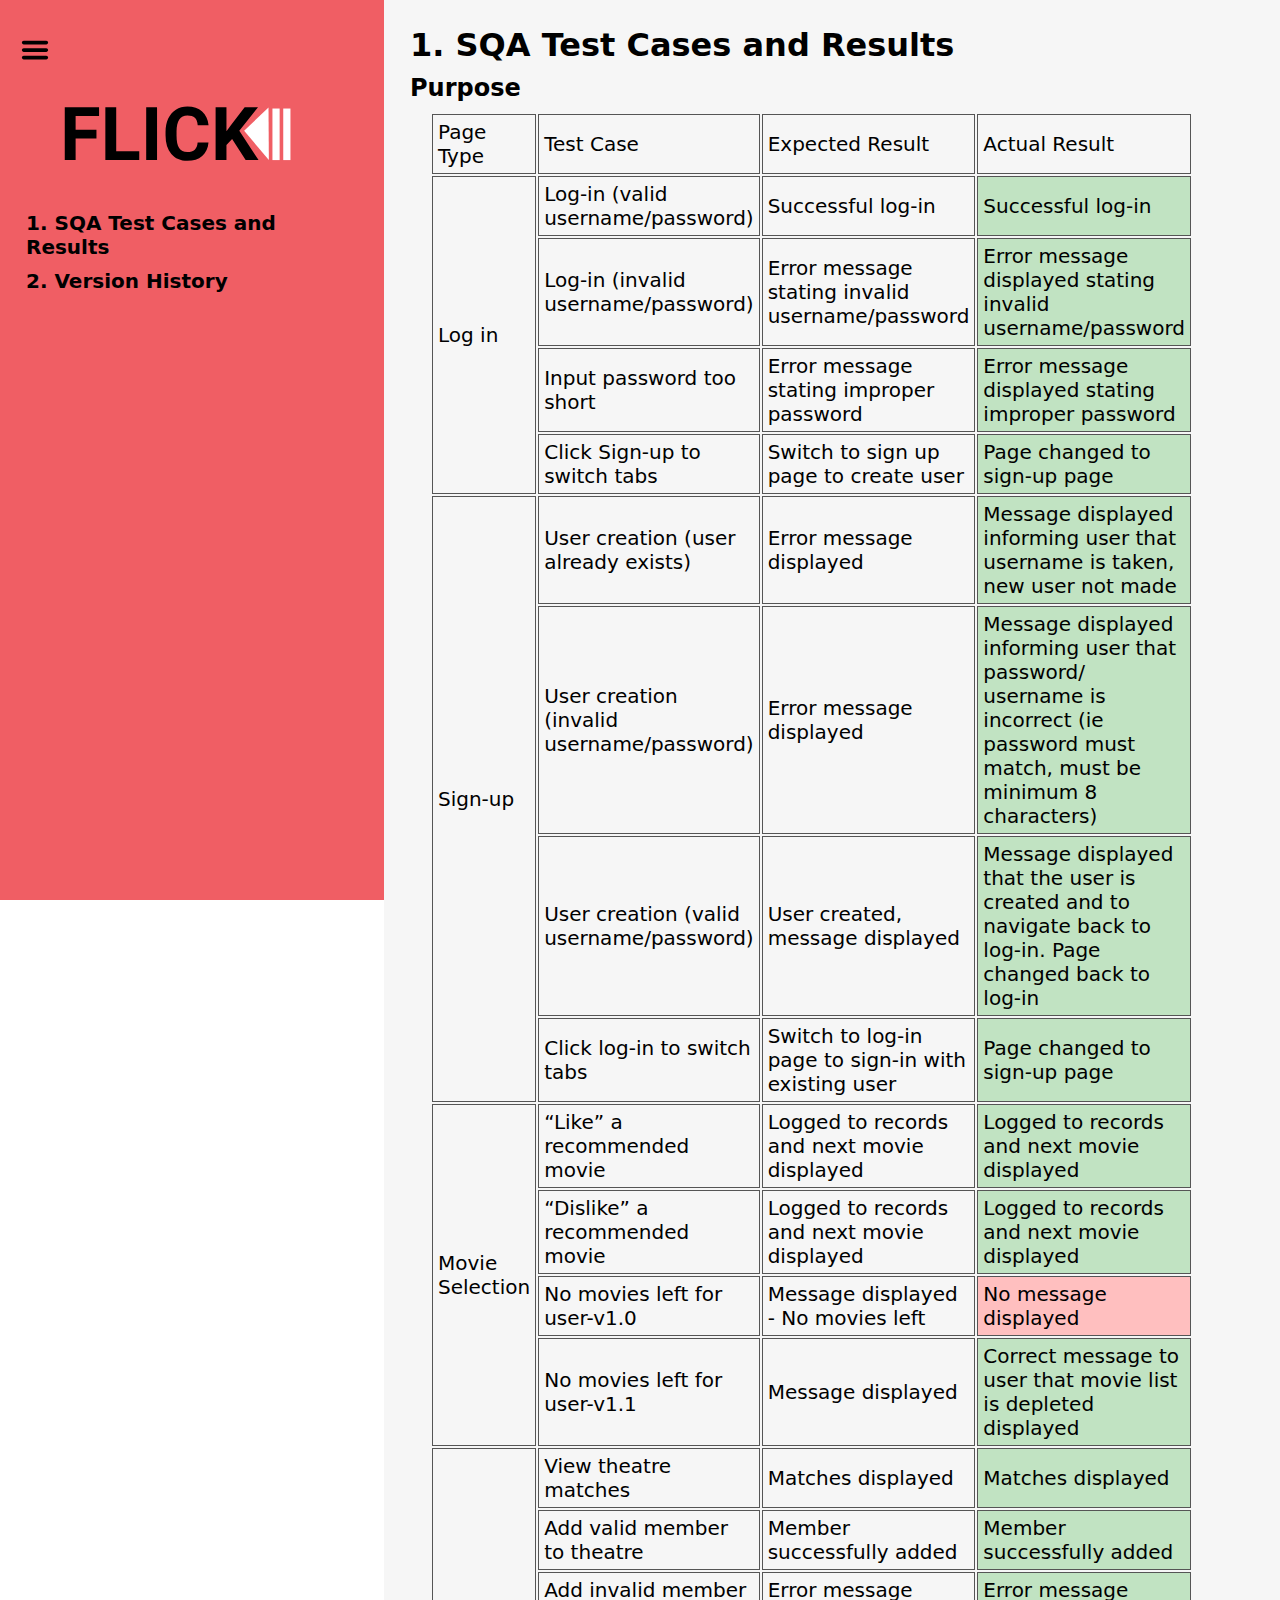
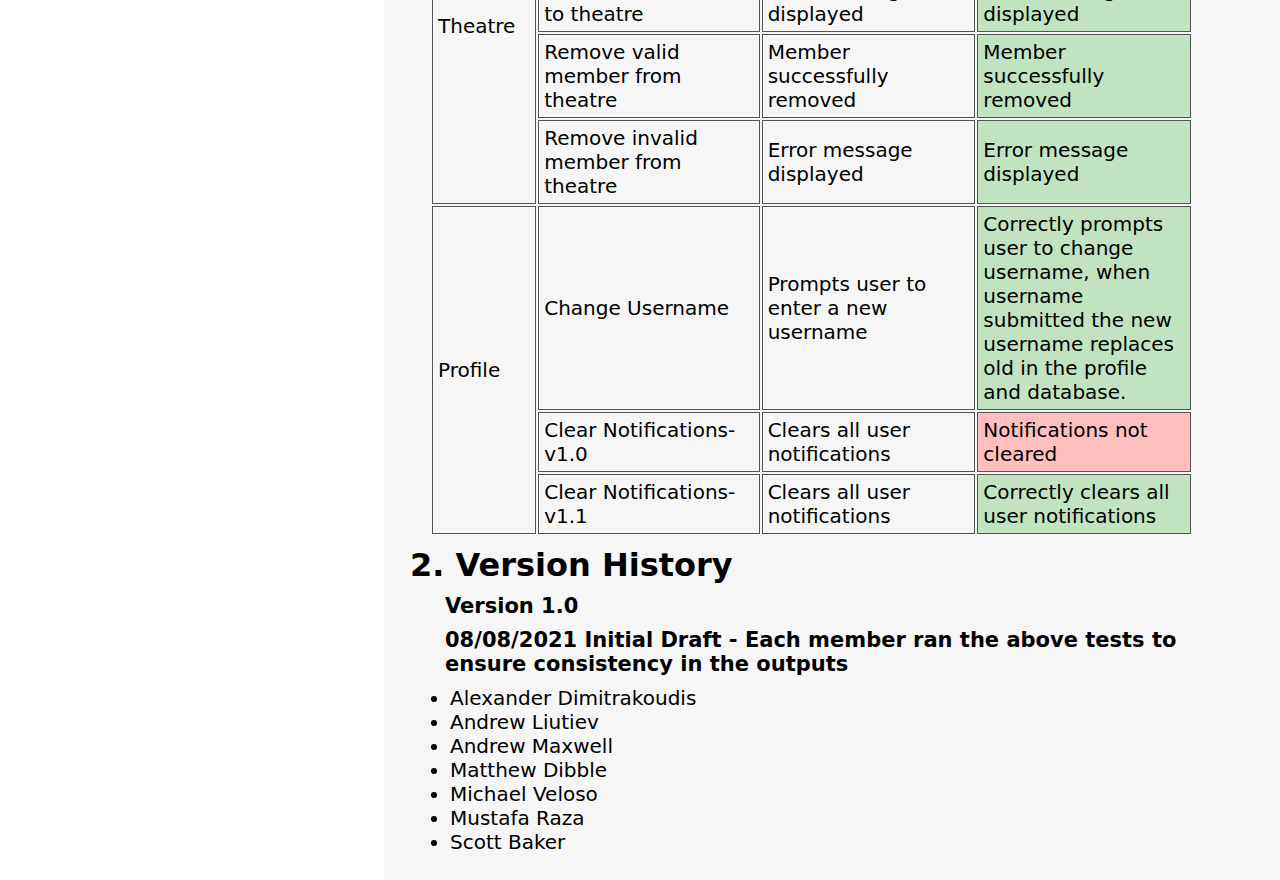
<file: implementation SQA.html>
<!DOCTYPE html>
<html>
  <link href="style.css" rel="stylesheet" type="text/css" />

  <head>
    <title>Flick</title>
    <script src="script.js"></script>
  </head>

  <body>
    <div id="sidebar">
      <img
        id="menu-button"
        src="assets/hamburger-icon.svg"
        onclick="changeMenu()"
      />

      <!-- Sidebar -->
      <div id="sidebar-container">
        <a href="https://flick-cp317.github.io/docs/index.html"
          ><img src="assets/flick-logo.svg" alt=""
        /></a>

        <!-- 1. SQA -->
        <div class="section">
          <a class="section-header" href="#sqa">1. SQA Test Cases and Results</a>
        </div>

        <!-- 2. Version History -->
        <div class="section">
            <a class="section-header" href="#version-history">2. Version History</a>
          </div>

      </div>
    </div>
    <div id="content">
      <div id="content-container">
        <!-- 1. SQA -->
        <h1 id="sqa">1. SQA Test Cases and Results</h1>
          <h2>Purpose</h2>


          <div class="subsection-info">
            <div>
                <table class="content-table">
                <tbody>
                <tr>
                <td>Page Type</td>
                <td>Test Case</td>
                <td>Expected Result</td>
                <td >Actual Result</td>
                </tr>
                <tr>
                <td rowspan="4">Log in</td>
                <td>Log-in (valid username/password)</td>
                <td>Successful log-in</td>
                <td class="SQA-fixed"><span >Successful log-in</span></td>
                </tr>
                <tr>
                <td>Log-in (invalid username/password)</td>
                <td>Error message stating invalid username/password</td>
                <td class="SQA-fixed"><span >Error message displayed stating invalid username/password</span></td>
                </tr>
                <tr>
                <td>Input password too short</td>
                <td>Error message stating improper password</td>
                <td class="SQA-fixed"><span >Error message displayed stating improper password</span></td>
                </tr>
                <tr>
                <td>Click Sign-up to switch tabs</td>
                <td>Switch to sign up page to create user</td>
                <td class="SQA-fixed"><span >Page changed to sign-up page</span></td>
                </tr>
                <tr>
                <td rowspan="4">Sign-up</td>
                <td>User creation (user already exists)</td>
                <td>Error message displayed</td>
                <td class="SQA-fixed"><span >Message displayed informing user that username is taken, new user not made</span></td>
                </tr>
                <tr>
                <td>User creation (invalid username/password)</td>
                <td>Error message displayed</td>
                <td class="SQA-fixed"><span >Message displayed informing user that password/ username is incorrect (ie password must match, must be minimum 8 characters)</span></td>
                </tr>
                <tr>
                <td>User creation (valid username/password)</td>
                <td>User created, message displayed</td>
                <td class="SQA-fixed"><span >Message displayed that the user is created and to navigate back to log-in. Page changed back to log-in</span></td>
                </tr>
                <tr>
                <td>Click log-in to switch tabs</td>
                <td>Switch to log-in page to sign-in with existing user</td>
                <td class="SQA-fixed"><span >Page changed to sign-up page</span></td>
                </tr>
                <tr>
                <td rowspan="4">Movie Selection</td>
                <td>&ldquo;Like&rdquo; a recommended movie</td>
                <td>Logged to records and next movie displayed</td>
                <td class="SQA-fixed"><span >Logged to records and next movie displayed</span></td>
                </tr>
                <tr>
                <td>&ldquo;Dislike&rdquo; a recommended movie</td>
                <td>Logged to records and next movie displayed</td>
                <td class="SQA-fixed"><span >Logged to records and next movie displayed</span></td>
                </tr>
                <tr>
                <td>No movies left for user-v1.0</td>
                <td>Message displayed - No movies left</td>
                <td class="SQA-dismissed"><span >No message displayed</span></td>
                </tr>
                <tr>
                <td>No movies left for user-v1.1</td>
                <td>Message displayed</td>
                <td class="SQA-fixed"><span>Correct message to user that movie list is depleted displayed</span></td>
                </tr>
                <tr>
                <td rowspan="5">Theatre</td>
                <td>View theatre matches</td>
                <td>Matches displayed</td>
                <td class="SQA-fixed"><span>Matches displayed</span></td>
                </tr>
                <tr>
                <td>Add valid member to theatre</td>
                <td>Member successfully added</td>
                <td class="SQA-fixed"><span >Member successfully added</span></td>
                </tr>
                <tr>
                <td>Add invalid member to theatre</td>
                <td>Error message displayed</td>
                <td class="SQA-fixed"><span >Error message displayed</span></td>
                </tr>
                <tr>
                <td>Remove valid member from theatre</td>
                <td>Member successfully removed</td>
                <td class="SQA-fixed"><span >Member successfully removed</span></td>
                </tr>
                <tr>
                <td>Remove invalid member from theatre</td>
                <td>Error message displayed</td>
                <td class="SQA-fixed"><span >Error message displayed</span></td>
                </tr>
                <tr>
                <td rowspan="3">Profile</td>
                <td>Change Username</td>
                <td>Prompts user to enter a new username</td>
                <td class="SQA-fixed"><span >Correctly prompts user to change username, when username submitted the new username replaces old in the profile and database.</span></td>
                </tr>
                <tr>
                <td>Clear Notifications-v1.0</td>
                <td>Clears all user notifications&nbsp;</td>
                <td class="SQA-dismissed"><span >Notifications not cleared</span></td>
                </tr>
                <tr>
                <td>Clear Notifications-v1.1</td>
                <td>Clears all user notifications&nbsp;</td>
                <td class="SQA-fixed"><span >Correctly clears all user notifications</span></td>
                </tr>
                </tbody>
                </table>
                </div>
          </div>

          <!-- 2. Version History -->
        <h1 id="version-history">2. Version History</h1>
        <div class="section-info">
          <h3>Version 1.0</h3>
          <h3>08/08/2021 Initial Draft - Each member ran the above tests to ensure consistency in the outputs</h3>
          <div class="subsection-info">
            <ul>
                <li>Alexander Dimitrakoudis</li>
                <li>Andrew Liutiev</li>
                <li>Andrew Maxwell</li>
                <li>Matthew Dibble</li>
                <li>Michael Veloso</li>
                <li>Mustafa Raza</li>
                <li>Scott Baker</li>
                </ul>
          </div>

        </div>
      
    </div>
  </body>
</html>
</file>
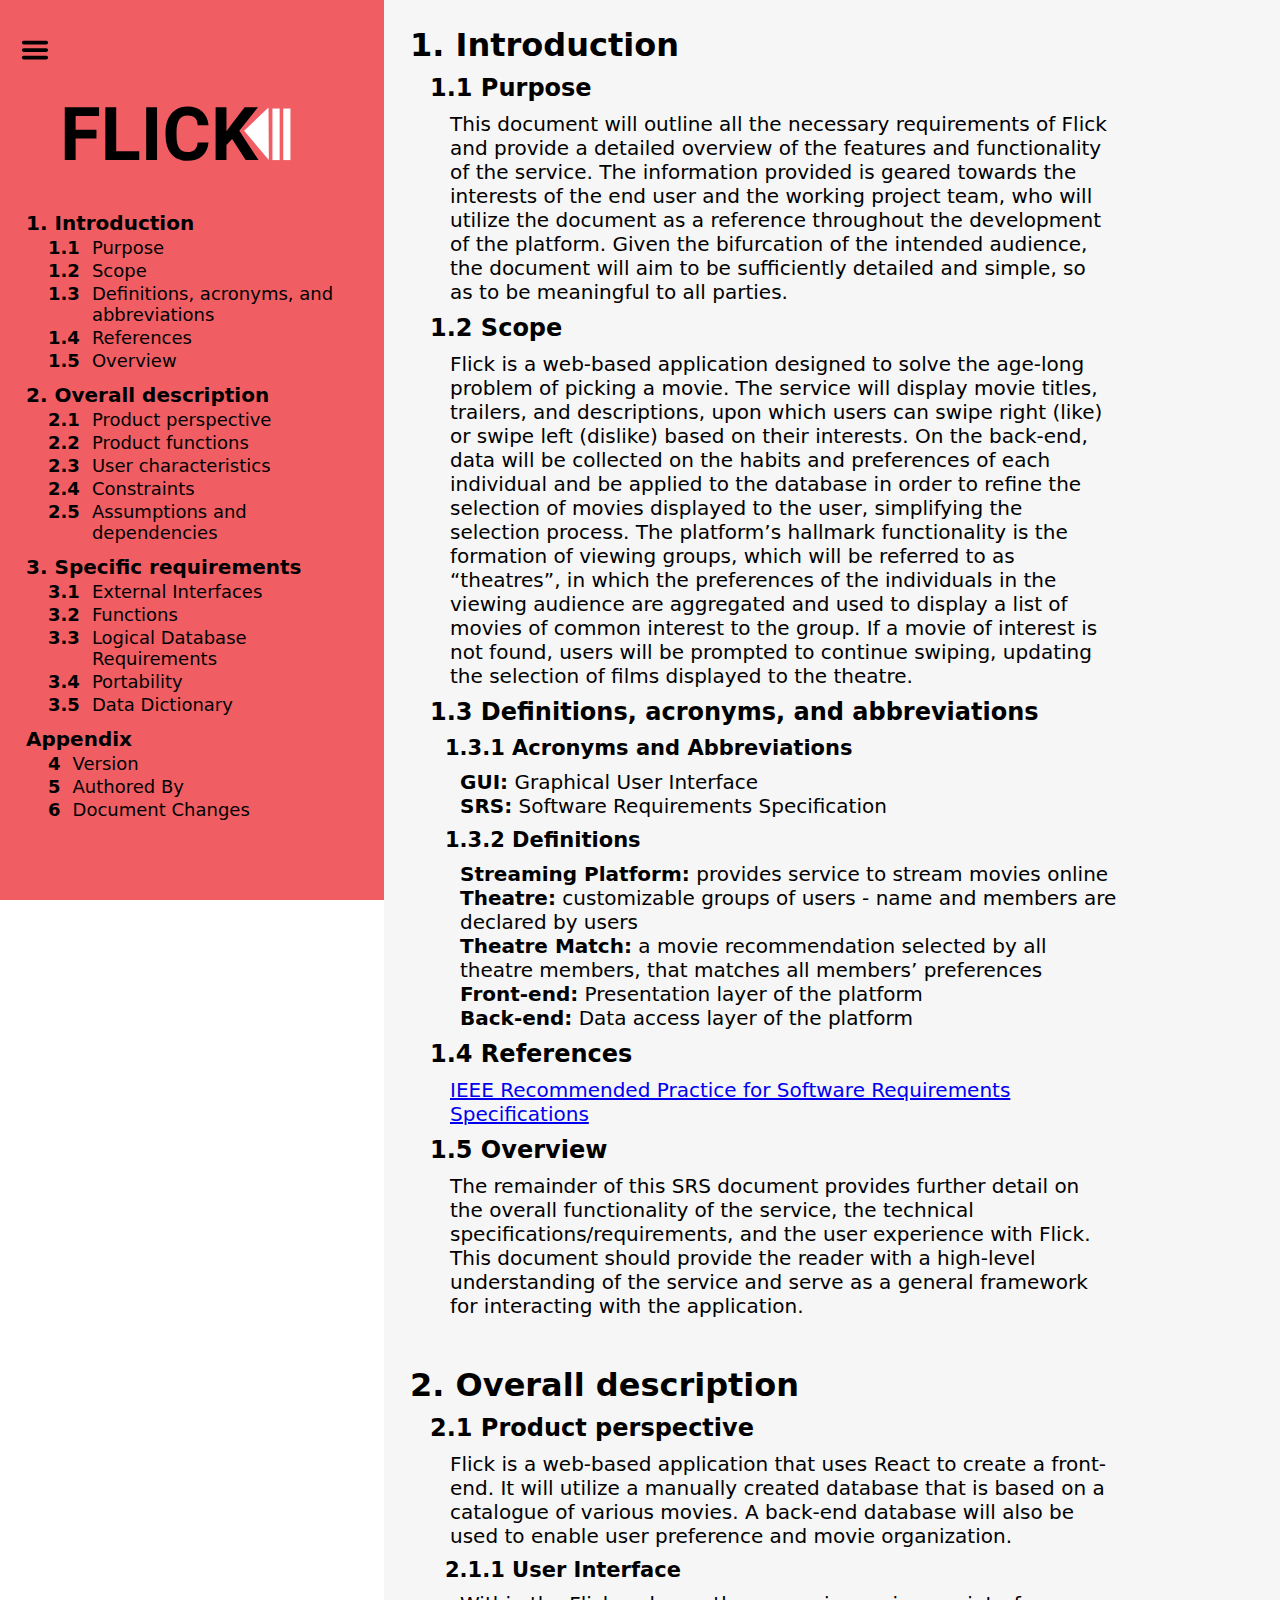
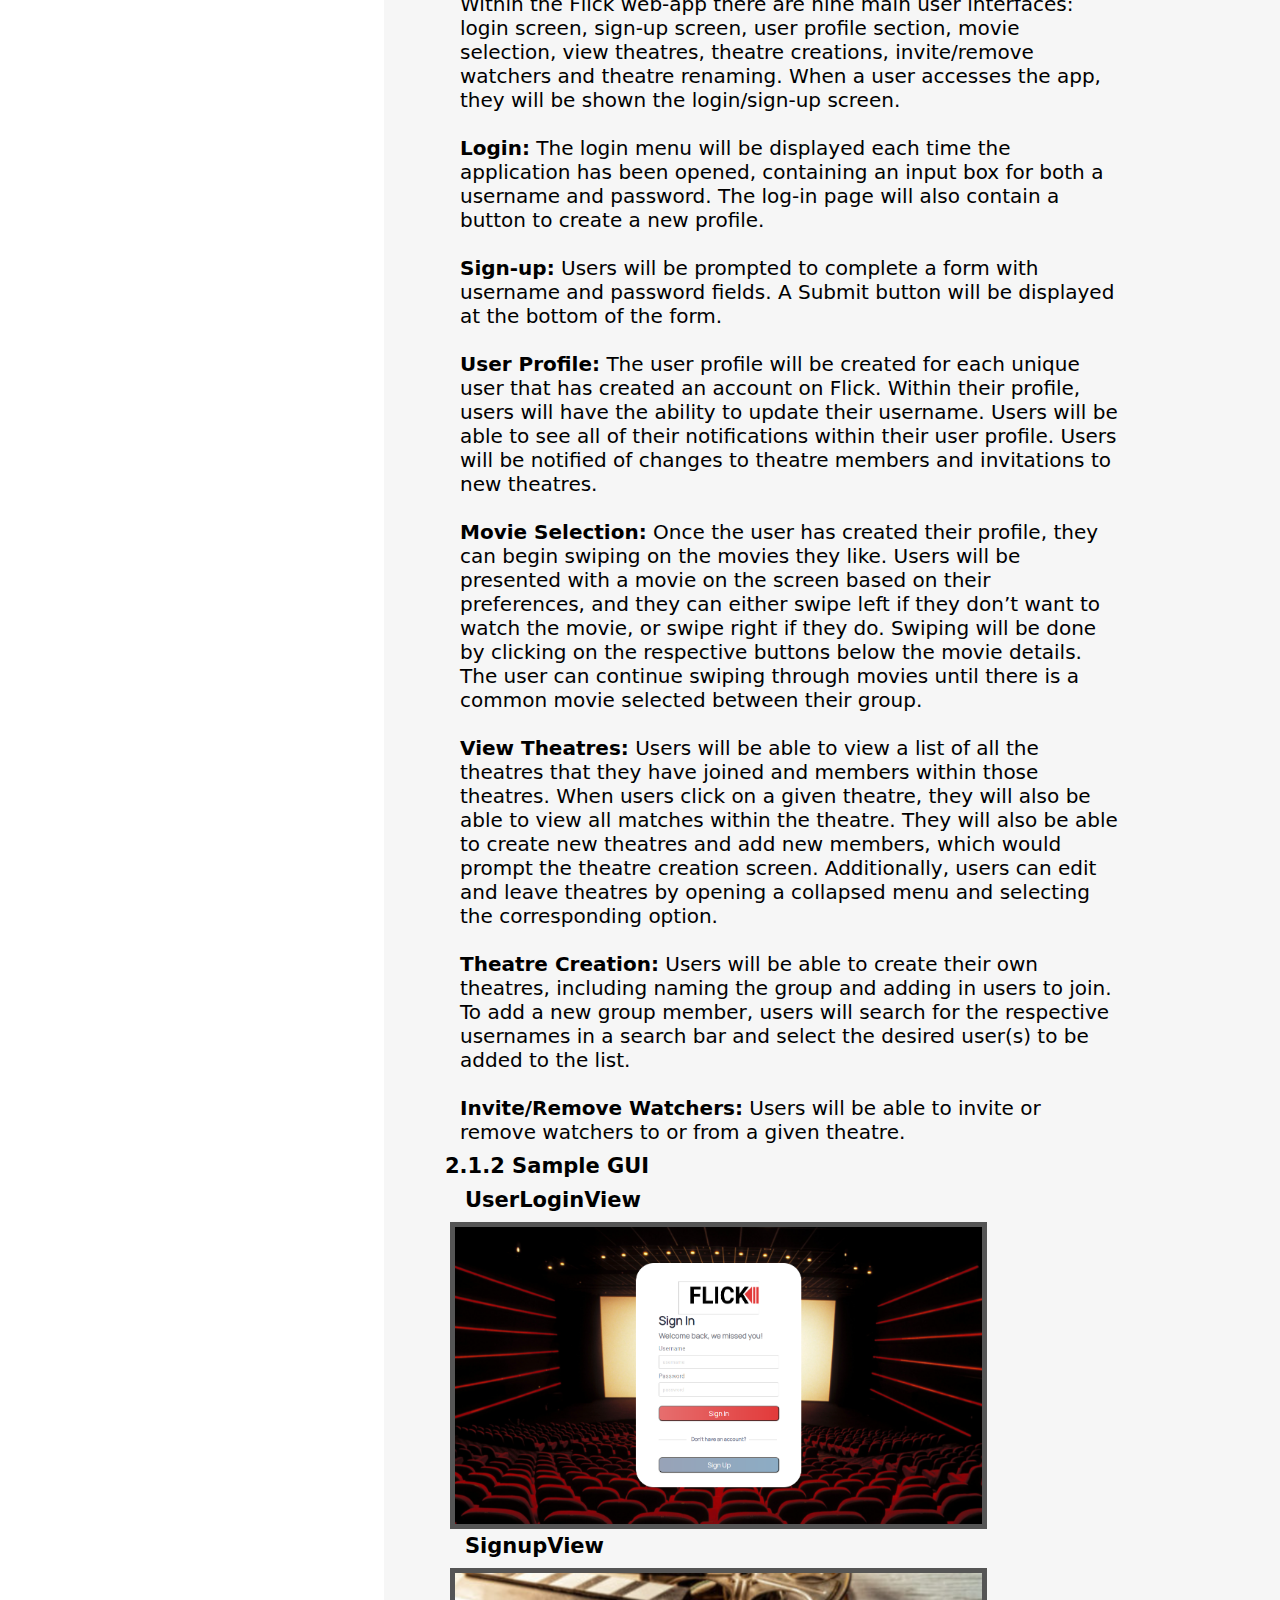
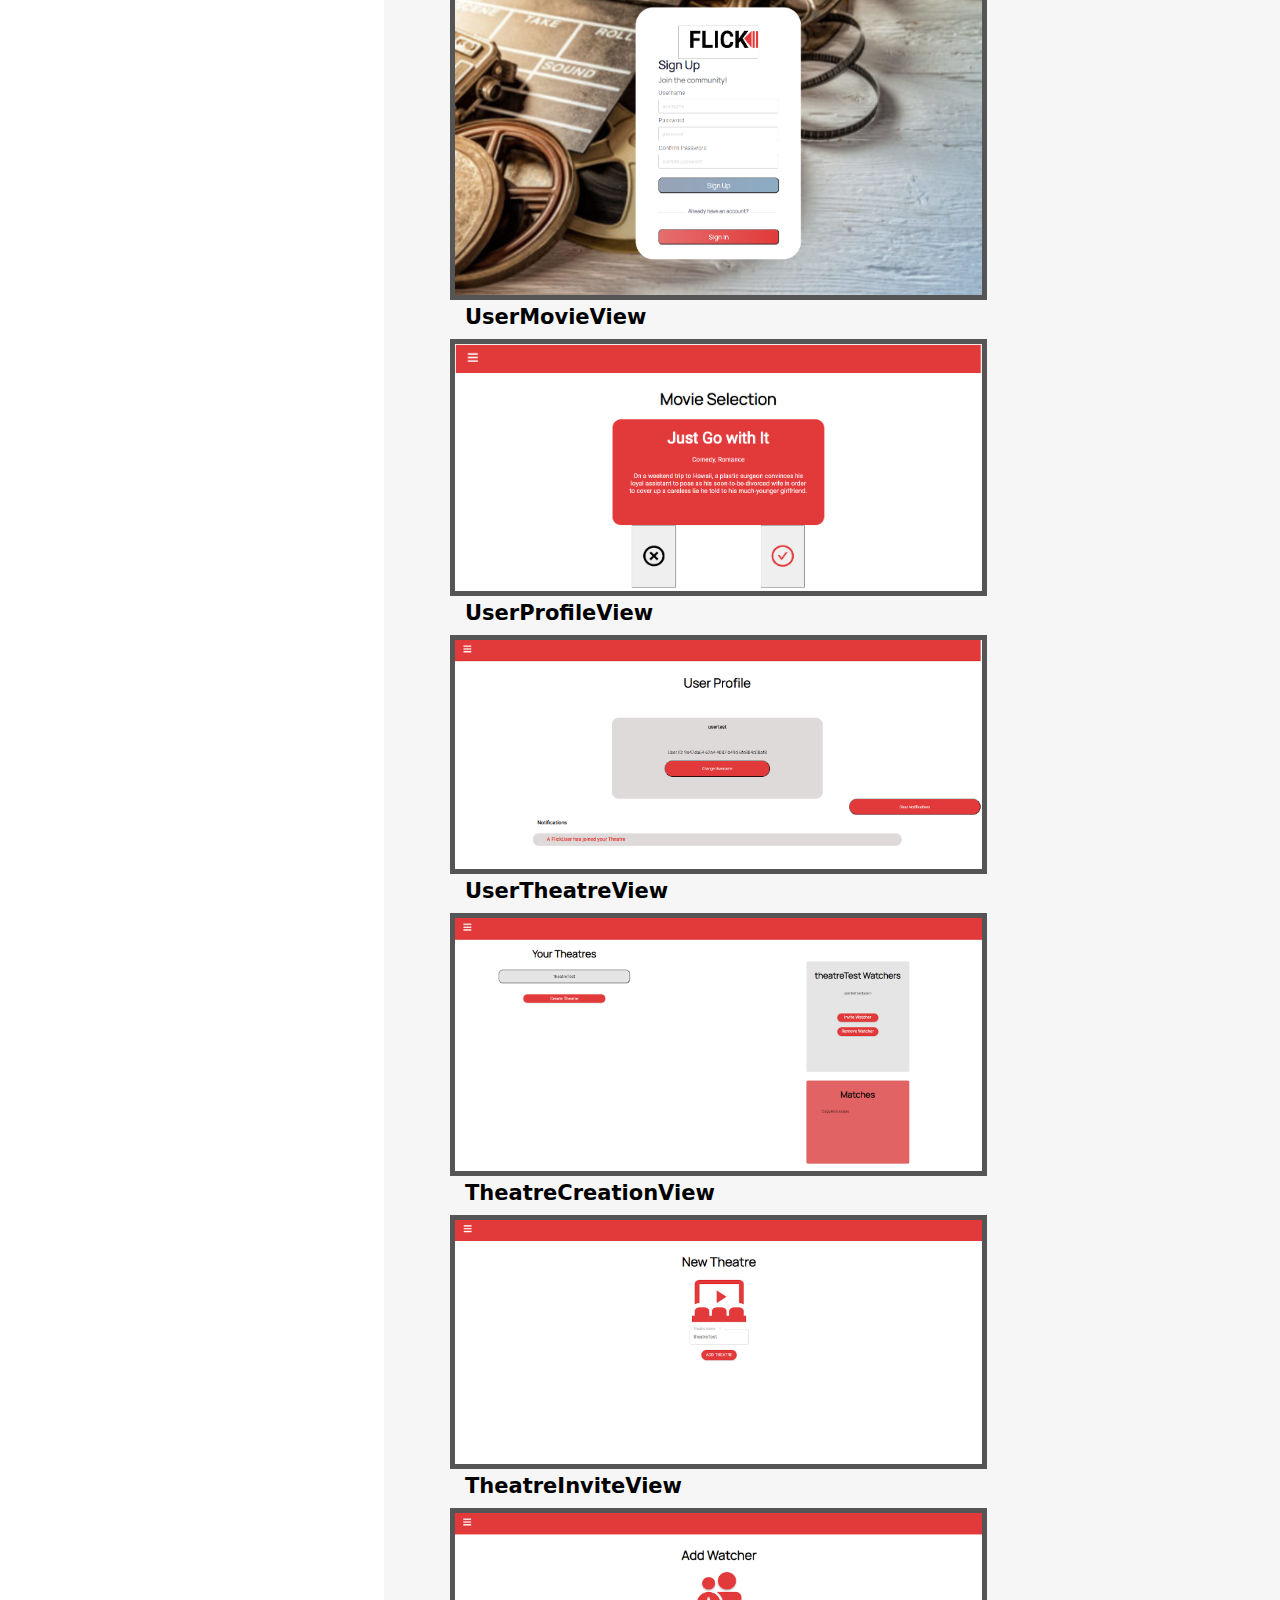
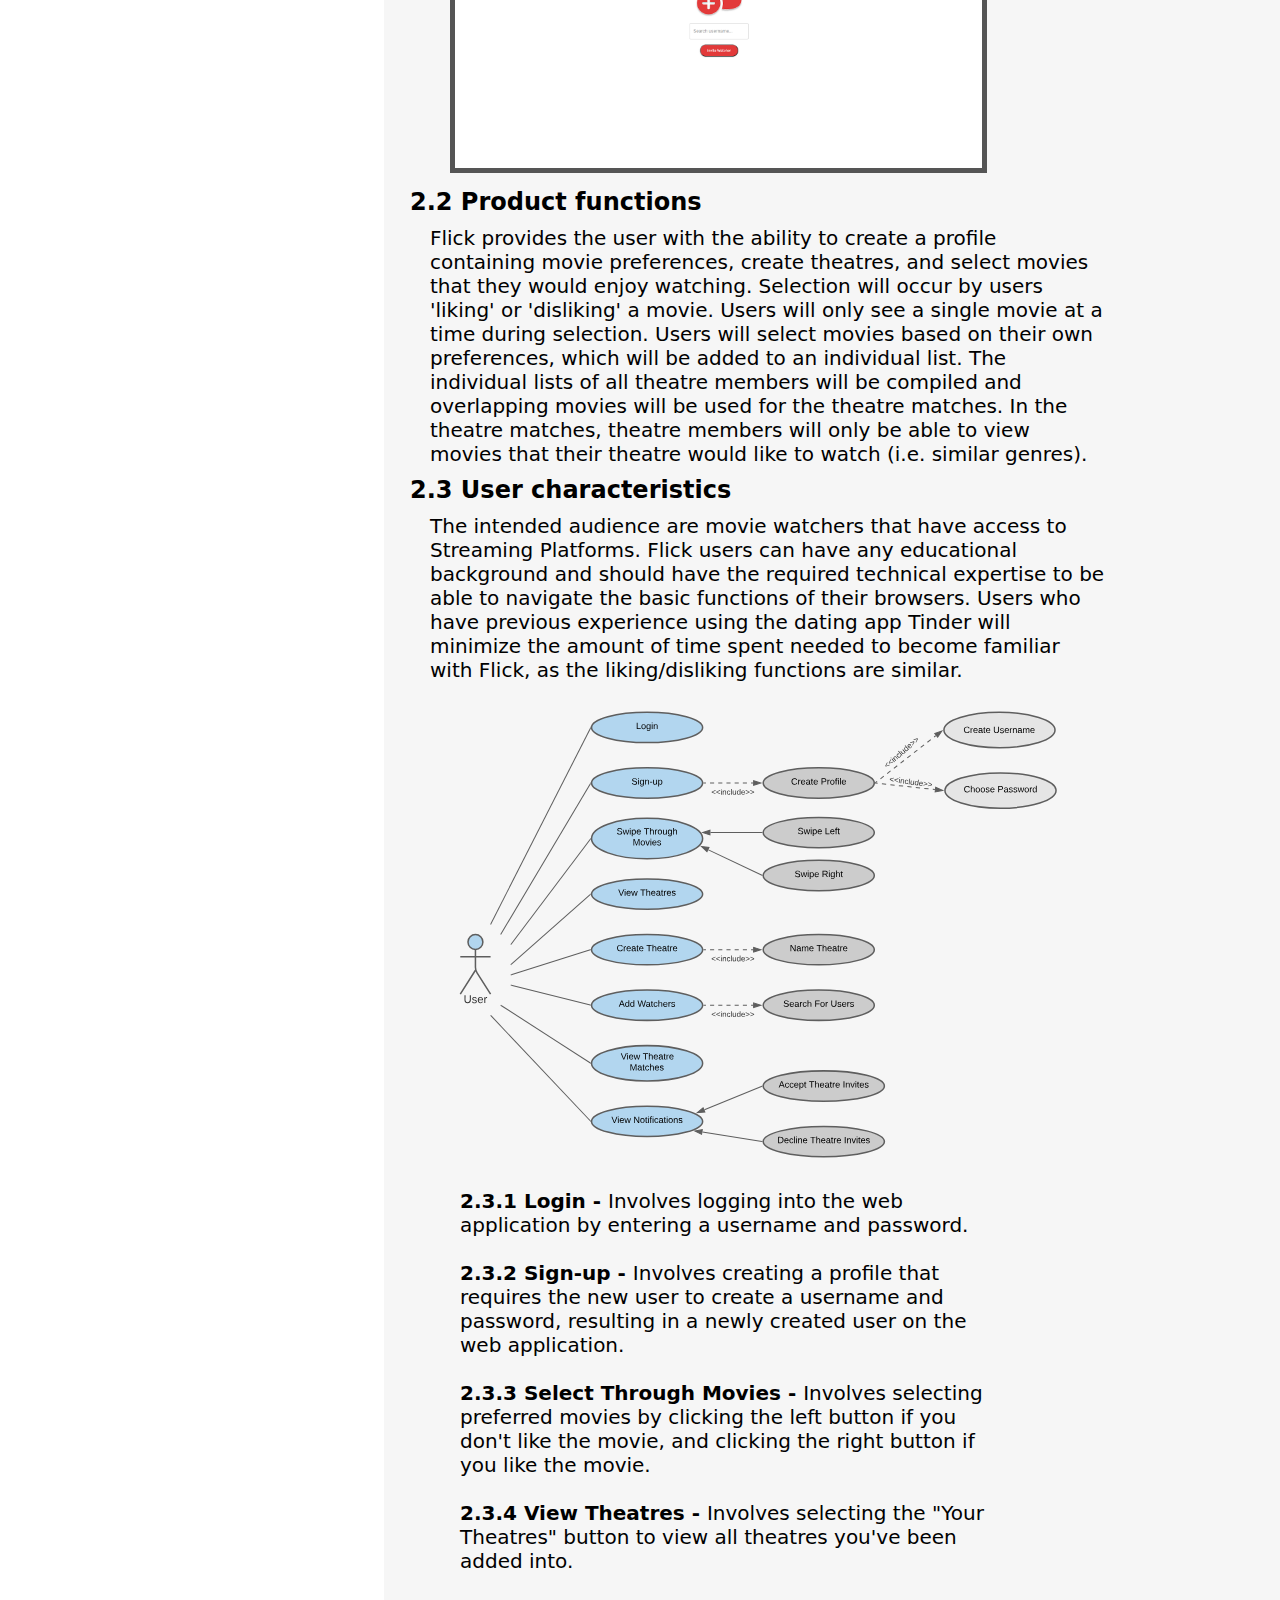
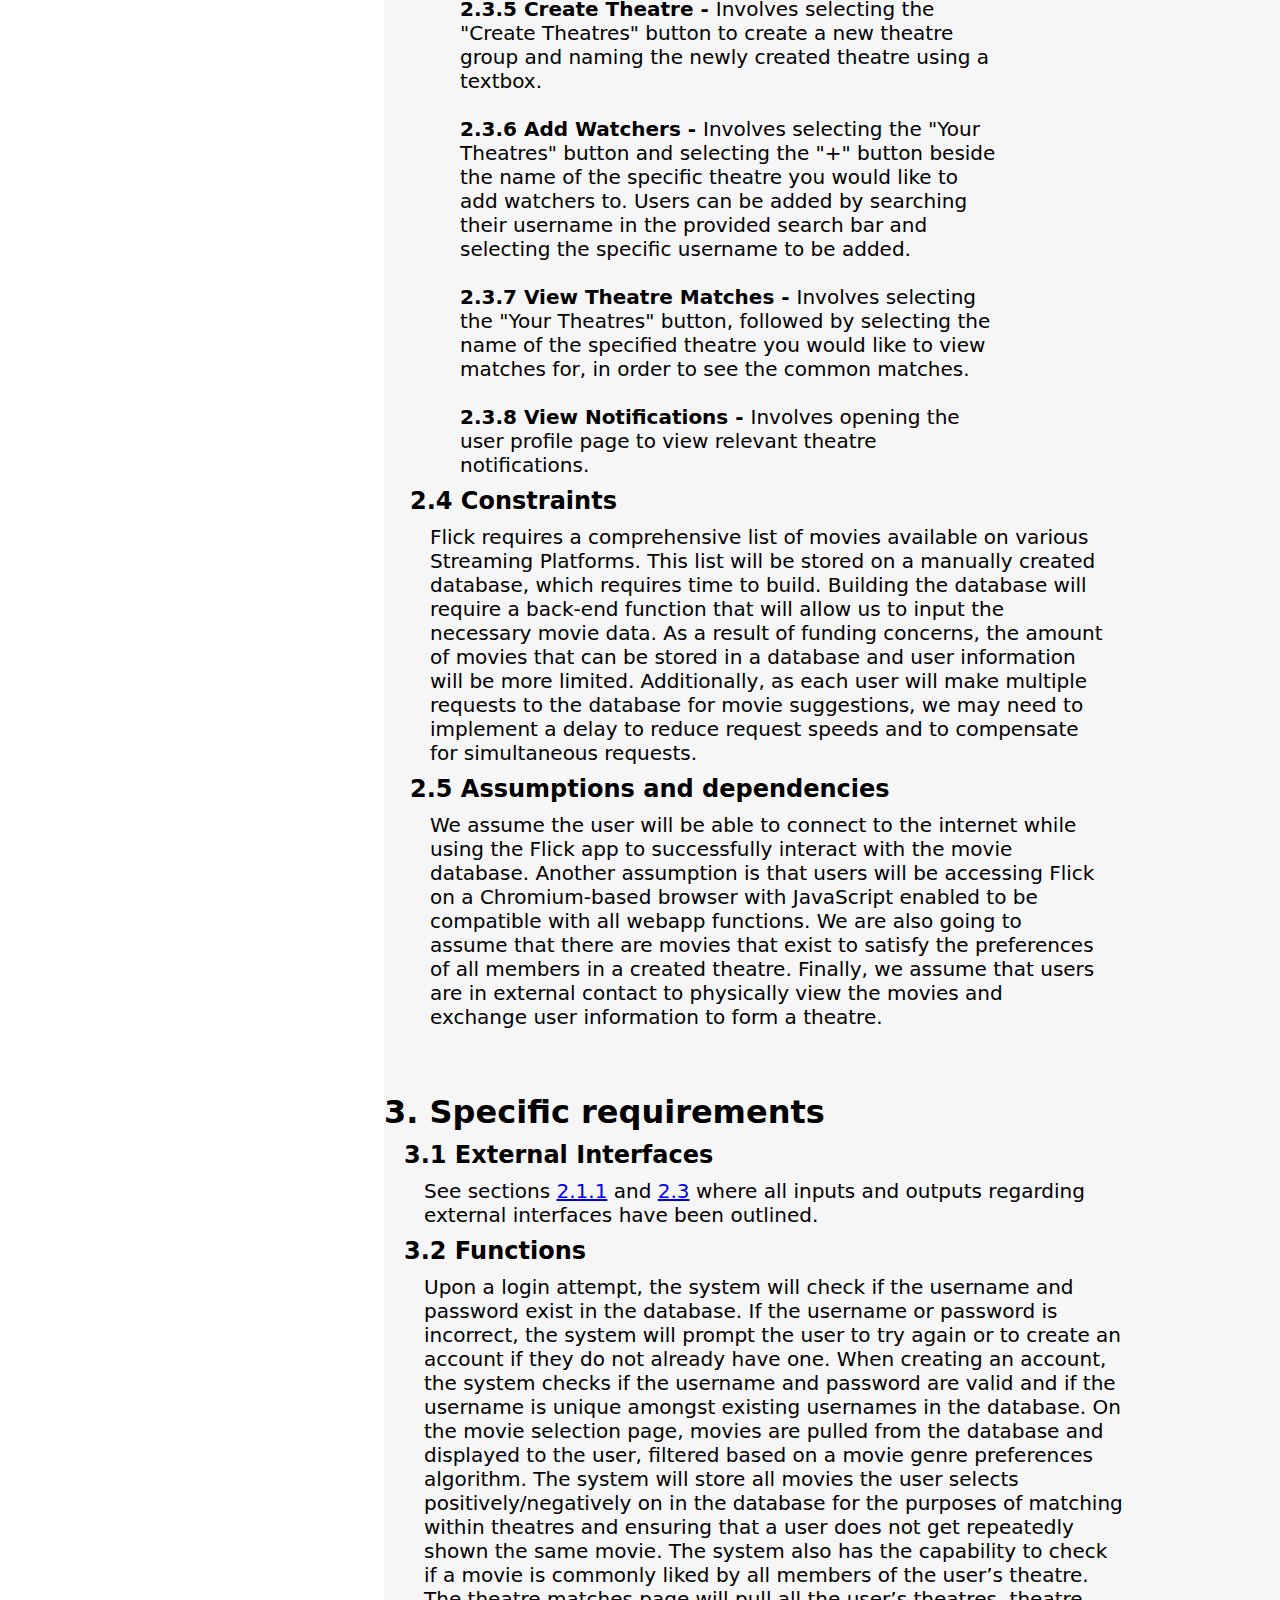
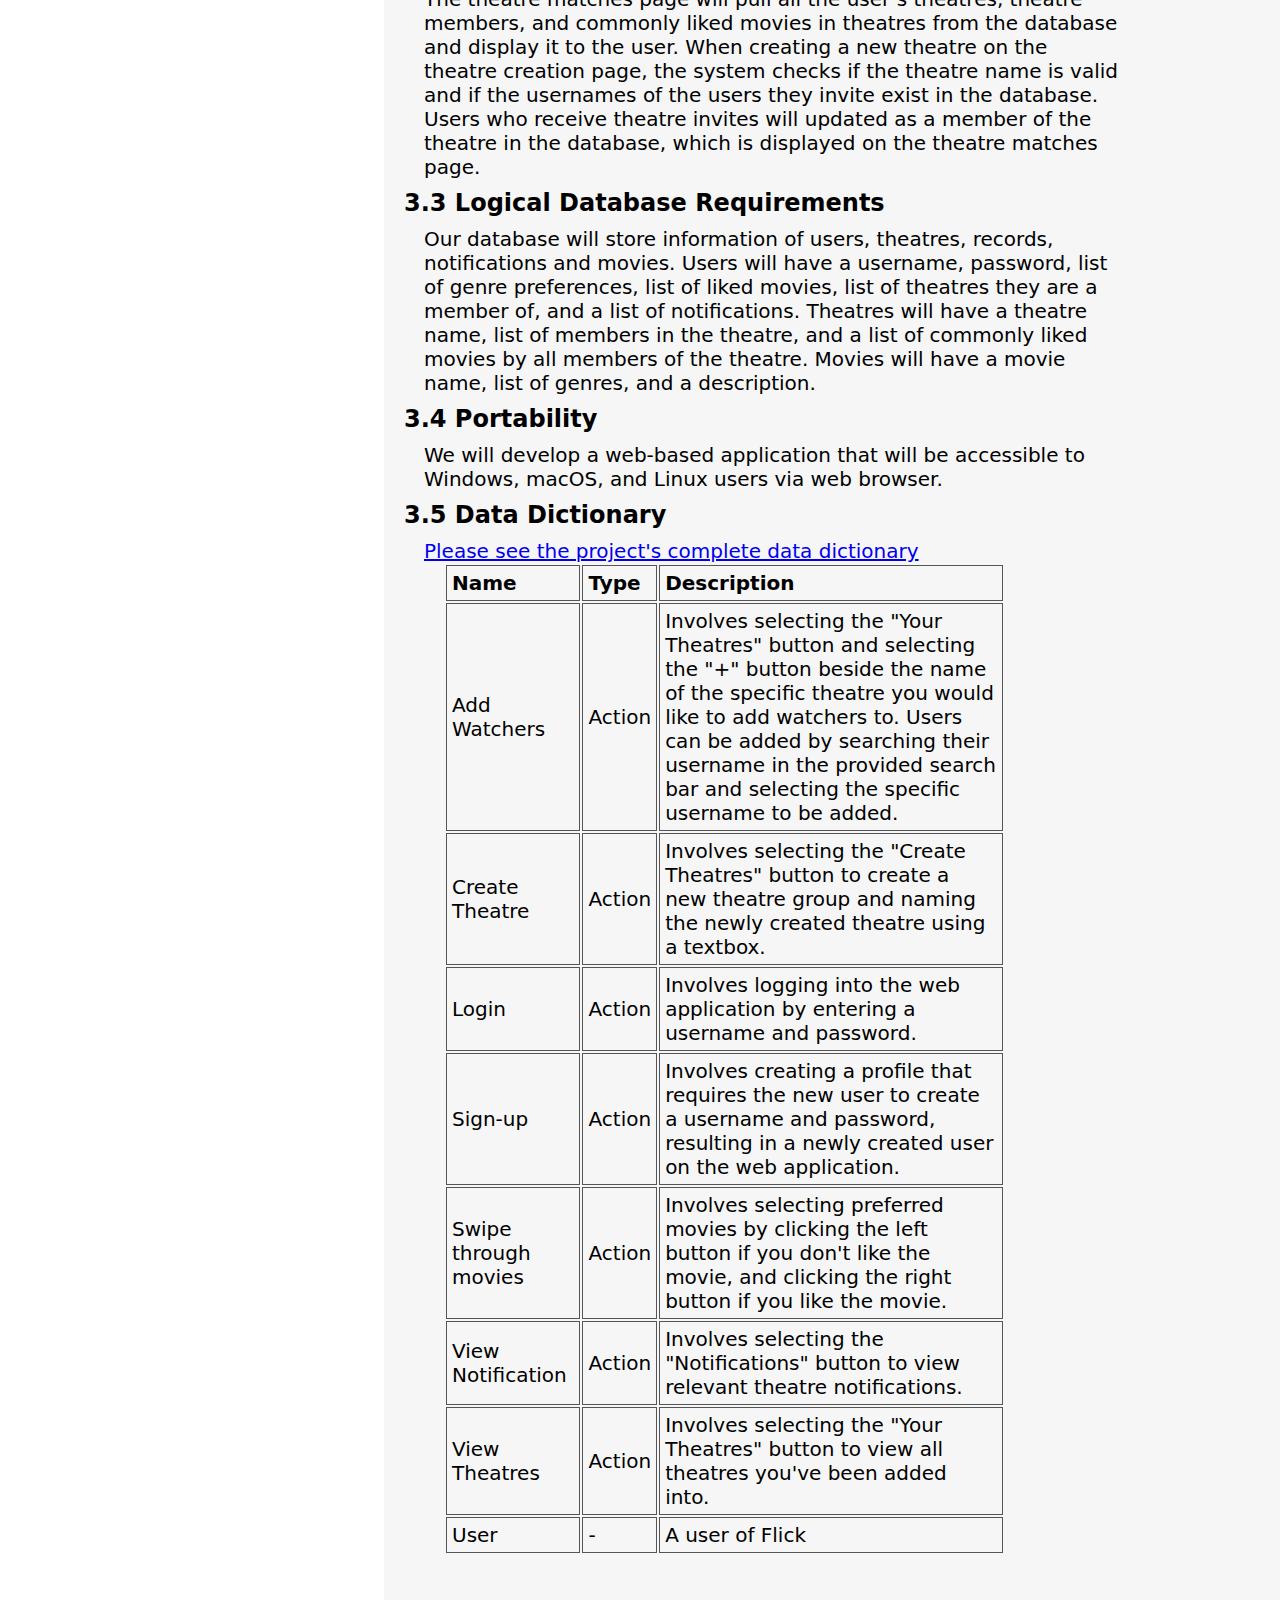
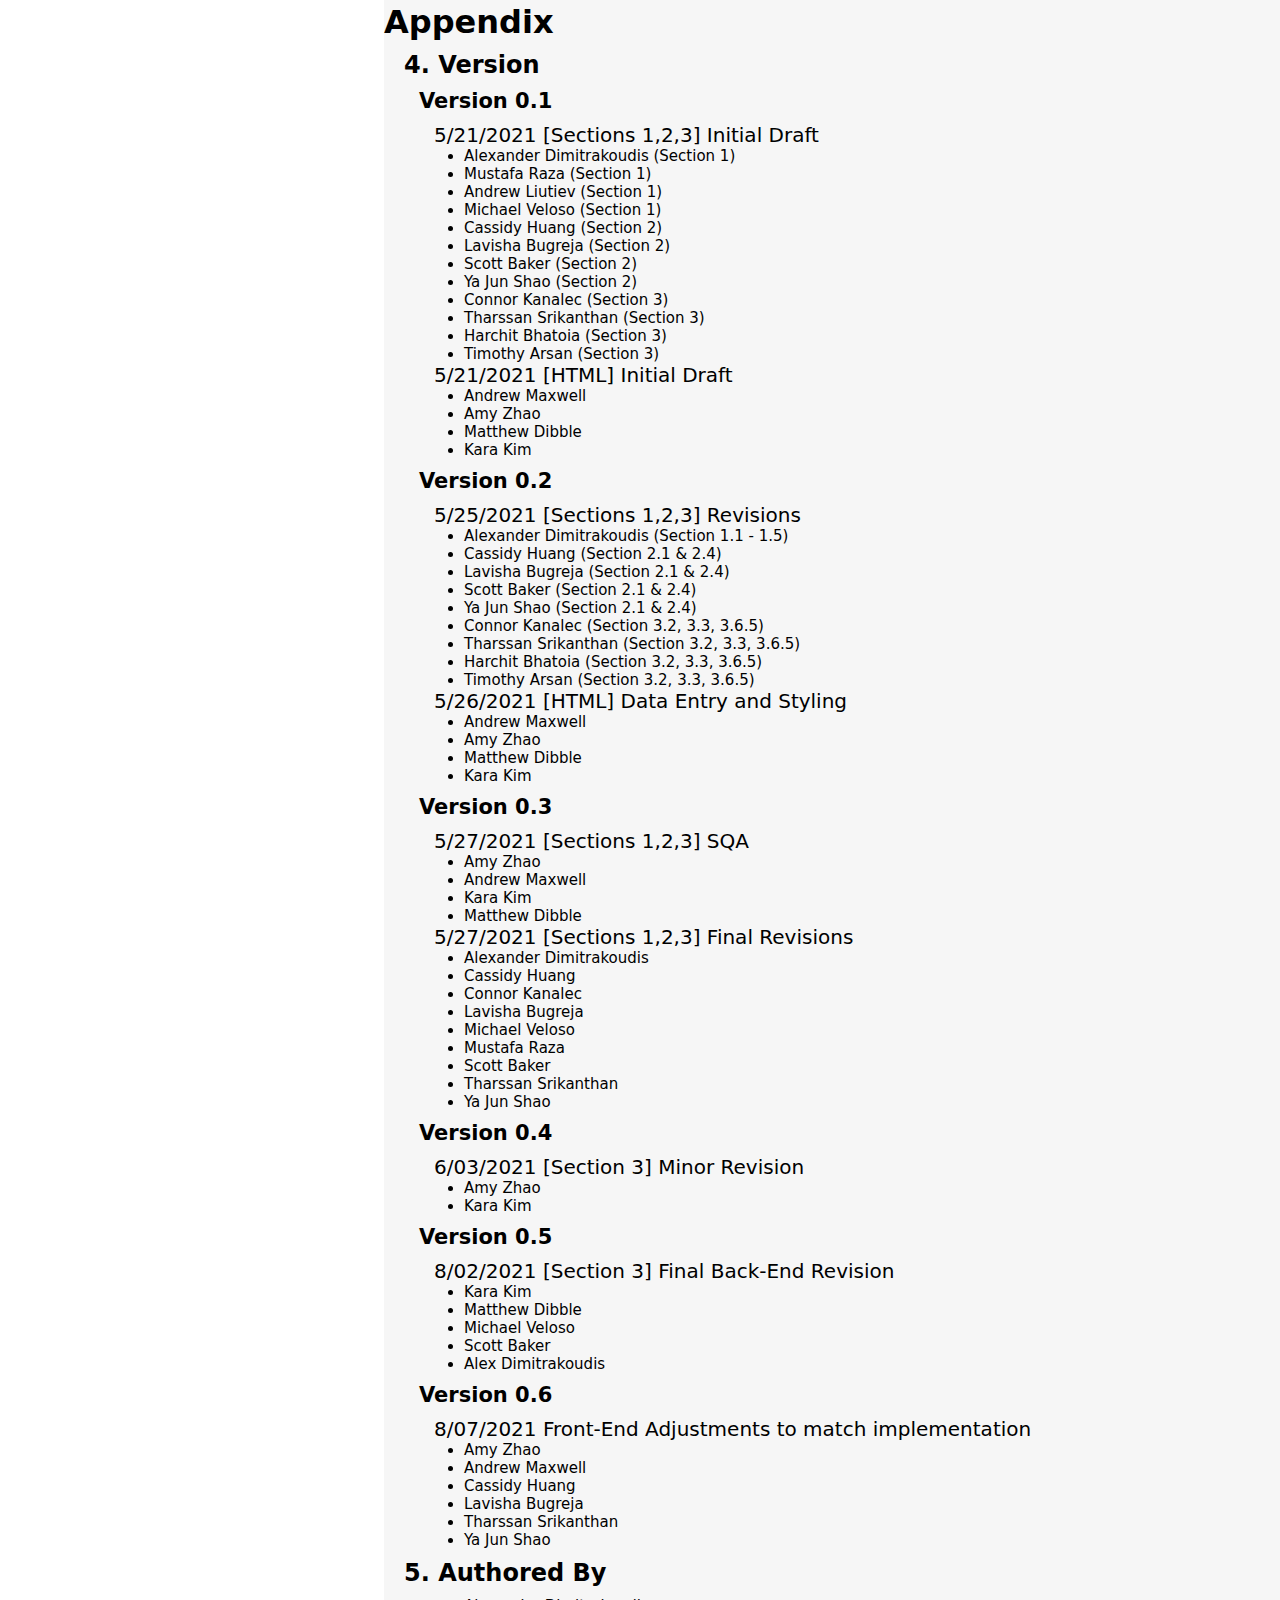
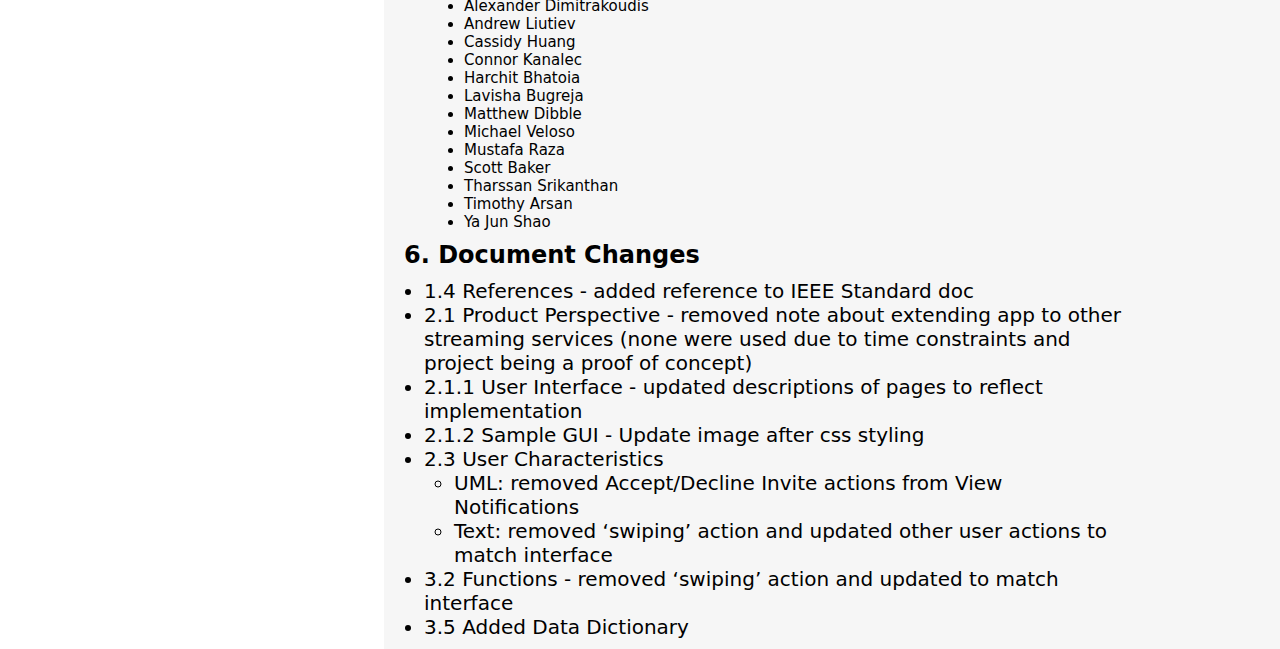
<file: requirements.html>
<!DOCTYPE html>
<html>
  <link href="style.css" rel="stylesheet" type="text/css" />
  <head>
    <title>Flick</title>
    <script src="script.js"></script>
  </head>
  <body>
  <!-- <body onresize="handleResize()"> -->
    <div id="sidebar">
      <img
        id="menu-button"
        src="assets/hamburger-icon.svg"
        onclick="changeMenu()"
      />
      <div id="sidebar-container">
        <a href="https://flick-cp317.github.io/docs/index.html"><img src="assets/flick-logo.svg" alt="" /></a>
        <div class="section">
          <a class="section-header" href="#intro">1. Introduction</a>
          <table class="subsections">
            <tr>
              <td><span class="subsection-num">1.1</span></td>
              <td>
                <a class="subsection-header" href="#intro-purpose">Purpose</a>
              </td>
            </tr>
            <tr>
              <td><span class="subsection-num">1.2</span></td>
              <td>
                <a class="subsection-header" href="#intro-scope">Scope</a>
              </td>
            </tr>
            <tr>
              <td><span class="subsection-num">1.3</span></td>
              <td>
                <a class="subsection-header" href="#intro-definitions"
                  >Definitions, acronyms, and abbreviations</a
                >
              </td>
            </tr>
            <tr>
              <td><span class="subsection-num">1.4</span></td>
              <td>
                <a class="subsection-header" href="#intro-references"
                  >References</a
                >
              </td>
            </tr>
            <tr>
              <td><span class="subsection-num">1.5</span></td>
              <td>
                <a class="subsection-header" href="#intro-overview">Overview</a>
              </td>
            </tr>
          </table>
        </div>
        <div class="section">
          <a class="section-header" href="#desc">2. Overall description</a>
          <table class="subsections">
            <tr>
              <td><span class="subsection-num">2.1</span></td>
              <td>
                <a class="subsection-header" href="#desc-perspective"
                  >Product perspective</a
                >
              </td>
            </tr>
            <tr>
              <td><span class="subsection-num">2.2</span></td>
              <td>
                <a class="subsection-header" href="#desc-functions"
                  >Product functions</a
                >
              </td>
            </tr>
            <tr>
              <td><span class="subsection-num">2.3</span></td>
              <td>
                <a class="subsection-header" href="#desc-user"
                  >User characteristics</a
                >
              </td>
            </tr>
            <tr>
              <td><span class="subsection-num">2.4</span></td>
              <td>
                <a class="subsection-header" href="#desc-constraints"
                  >Constraints</a
                >
              </td>
            </tr>
            <tr>
              <td><span class="subsection-num">2.5</span></td>
              <td>
                <a class="subsection-header" href="#desc-assumptions"
                  >Assumptions and dependencies</a
                >
              </td>
            </tr>
          </table>
        </div>
        <div class="section">
          <a class="section-header" href="#specific"
            >3. Specific requirements</a
          >
          <table class="subsections">
            <tr>
              <td><span class="subsection-num">3.1</span></td>
              <td>
                <a class="subsection-header" href="#specific-interfaces"
                  >External Interfaces</a
                >
              </td>
            </tr>
            <tr>
              <td><span class="subsection-num">3.2</span></td>
              <td>
                <a class="subsection-header" href="#specific-functions"
                  >Functions</a
                >
              </td>
            </tr>
            <tr>
              <td><span class="subsection-num">3.3</span></td>
              <td>
                <a class="subsection-header" href="#specific-database"
                  >Logical Database Requirements</a
                >
              </td>
            </tr>
            <tr>
              <td><span class="subsection-num">3.4</span></td>
              <td>
                <a class="subsection-header" href="#specific-portability"
                  >Portability</a
                >
              </td>
            </tr>
            <tr>
              <td><span class="subsection-num">3.5</span></td>
              <td>
                <a class="subsection-header" href="#specific-data-dictionary"
                  >Data Dictionary</a
                >
              </td>
            </tr>
          </table>
        </div>
        <div class="section">
          <a class="section-header" href="#appendix">Appendix</a>
          <table class="subsections">
            <tr>
              <td><span class="subsection-num">4</span></td>
              <td>
                <a class="subsection-header" href="#appendix-version"
                  >Version</a
                >
              </td>
            </tr>
            <tr>
              <td><span class="subsection-num">5</span></td>
              <td>
                <a class="subsection-header" href="#appendix-authored"
                  >Authored By</a
                >
              </td>
            </tr>
            <tr>
              <td><span class="subsection-num">6</span></td>
              <td>
                <a class="subsection-header" href="#document-changes"
                  >Document Changes</a
                >
              </td>
            </tr>
          </table>
        </div>
      </div>
    </div>
    <div id="content">
      <div id="content-container">
        <h1 id="intro">1. Introduction</h1>
        <div class="section-info">
          <h2 id="intro-purpose">1.1 Purpose</h2>
          <div class="subsection-info">
            <p>
              This document will outline all the necessary requirements of Flick and provide a detailed overview of the features and functionality of the service. The information provided is geared towards the interests of the end user and the working project team, who will utilize the document as a reference throughout the development of the platform. Given the bifurcation of the intended audience, the document will aim to be sufficiently detailed and simple, so as to be meaningful to all parties. 
            </p>
          </div>
          <h2 id="intro-scope">1.2 Scope</h2>
          <div class="subsection-info">
            <p>
              Flick is a web-based application designed to solve the age-long problem of picking a movie. The service will display movie titles, trailers, and descriptions, upon which users can swipe right (like) or swipe left (dislike) based on their interests. On the back-end, data will be collected on the habits and preferences of each individual and be applied to the database in order to refine the selection of movies displayed to the user, simplifying the selection process. The platform’s hallmark functionality is the formation of viewing groups, which will be referred to as “theatres”, in which the preferences of the individuals in the viewing audience are aggregated and used to display a list of movies of common interest to the group. If a movie of interest is not found, users will be prompted to continue swiping, updating the selection of films displayed to the theatre.
            </p>
          </div>
          <h2 id="intro-definitions">
            1.3 Definitions, acronyms, and abbreviations
          </h2>
          <h3>1.3.1 Acronyms and Abbreviations</h3>
          <div class="subsection-info subsubsection">
            <p>
              <b>GUI:</b> Graphical User Interface <br />
              <b>SRS:</b> Software Requirements Specification
            </p>
          </div>
          <h3>1.3.2 Definitions</h3>
          <div class="subsection-info subsubsection">
            <p>
              <b>Streaming Platform:</b> provides service to stream movies online <br />
              <b>Theatre:</b> customizable groups of users - name and members are declared by users <br />
              <b>Theatre Match:</b> a movie recommendation selected by all theatre members, that matches all members’ preferences <br />
              <b>Front-end:</b> Presentation layer of the platform <br />
              <b>Back-end:</b> Data access layer of the platform <br />

            </p>
          </div>
          <h2 id="intro-references">1.4 References</h2>
          <div class="subsection-info">
            <p><a href="https://bohr.wlu.ca/cp317/notes/IEEE_830.pdf">
              IEEE Recommended Practice for Software Requirements Specifications
            </a></p>
          </div>
          <h2 id="intro-overview">1.5 Overview</h2>
          <div class="subsection-info">
            <p>
              The remainder of this SRS document provides further detail on the overall functionality of the service, the technical specifications/requirements, and the user experience with Flick. This document should provide the reader with a high-level understanding of the service and serve as a general framework for interacting with the application. 
            </p>
          </div>
        </div>
        <br></br>
        <h1 id="desc">2. Overall description</h1>
        <div class="section-info">
          <h2 id="desc-perspective">2.1 Product perspective</h2>
          <div class="subsection-info">
            <p>
              Flick is a web-based application that uses React to create a front-end. It will utilize a manually created database that is based on a catalogue of various movies. A back-end database will also be used to enable user preference and movie organization.
            </p>
          </div>
          <section id = "userInterface">
          <h3>2.1.1 User Interface</h3>
          <div class="subsection-info subsubsection">
            <p>
              Within the Flick web-app there are nine main user interfaces: login screen, sign-up screen, user profile section, movie selection, view theatres, theatre creations, invite/remove watchers and theatre renaming. When a user accesses the app, they will be shown the login/sign-up screen.
              <br />
              <br />
              <b>Login:</b> The login menu will be displayed each time the application has been opened, containing an input box for both a username and password. The log-in page will also contain a button to create a new profile.
              <br />
              <br />
              <b>Sign-up:</b> Users will be prompted to complete a form with username and password fields. A Submit button will be displayed at the bottom of the form.              
              <br />
              <br />
              <b>User Profile:</b> The user profile will be created for each unique user that has created an account on Flick. Within their profile, users will have the ability to update their username. Users will be able to see all of their notifications within their user profile. Users will be notified of changes to theatre members and invitations to new theatres.
              <br />
              <br />
              <b>Movie Selection:</b> Once the user has created their profile, they can begin swiping on the movies they like. Users will be presented with a movie on the screen based on their preferences, and they can either swipe left if they don’t want to watch the movie, or swipe right if they do. Swiping will be done by clicking on the respective buttons below the movie details. The user can continue swiping through movies until there is a common movie selected between their group.
              <br />
              <br />
              <b>View Theatres:</b> Users will be able to view a list of all the theatres that they have joined and members within those theatres. When users click on a given theatre, they will also be able to view all matches within the theatre. They will also be able to create new theatres and add new members, which would prompt the theatre creation screen. Additionally, users can edit and leave theatres by opening a collapsed menu and selecting the corresponding option.
              <br />
              <br />
              <b>Theatre Creation:</b> Users will be able to create their own theatres, including naming the group and adding in users to join. To add a new group member, users will search for the respective usernames in a search bar and select the desired user(s) to be added to the list.
              <br />
              <br />
              <b>Invite/Remove Watchers:</b> Users will be able to invite or remove watchers to or from a given theatre.
              <br />
            </p>
          </div>
        </section>
          <h3>2.1.2 Sample GUI</h3>
          <div class="subsection-info">
            <h3>UserLoginView</h3>
            <img src="assets/user login view.PNG" class="mockup" />
            
            <br />

            <h3>SignupView</h3>
            <img src="assets/signup view.PNG" class="mockup" />
            <br />

            <h3>UserMovieView</h3>
            <img src="assets/user movie view.png" class="mockup" />
            
            <br />

            <h3>UserProfileView</h3>
            <img src="assets/user profile view.png" class="mockup" />
            <br />

            <h3>UserTheatreView</h3>
            <img src="assets/user theatre view.png" class="mockup" />

            <br />

            <h3>TheatreCreationView</h3>
            <img src="assets/theatre creation view.png" class="mockup" />
            <br />

            <h3>TheatreInviteView</h3>
            <img src="assets/theatre invite view.png" class="mockup" />
            <br />
          </div>
        </div>
          <h2 id="desc-functions">2.2 Product functions</h2>
          <div class="subsection-info">
            <p>
              Flick provides the user with the ability to create a profile containing movie preferences, create theatres, and select movies that they would enjoy watching. Selection will occur by users 'liking' or 'disliking' a movie. Users will only see a single movie at a time during selection. Users will select movies based on their own preferences, which will be added to an individual list. The individual lists of all theatre members will be compiled and overlapping movies will be used for the theatre matches. In the theatre matches, theatre members will only be able to view movies that their theatre would like to watch (i.e. similar genres).
            </p>
          </div>
          <section id = "userCharacteristics">
          <h2 id="desc-user">2.3 User characteristics</h2>
          <div class="subsection-info">
            <p>
              The intended audience are movie watchers that have access to
              Streaming Platforms. Flick users can have any educational
              background and should have the required technical expertise to be
              able to navigate the basic functions of their browsers. Users who
              have previous experience using the dating app Tinder will minimize
              the amount of time spent needed to become familiar with Flick, as
              the liking/disliking functions are similar.
            </p>
            <img src="assets/Flick - Use Cases UML.svg" alt="" width ="100%"/>
            <div class="subsection-info subsubsection">
              <p>
                <b>2.3.1 Login - </b> Involves logging into the web application by entering a username and password.
                <br />
                <br />
                <b>2.3.2 Sign-up - </b>  Involves creating a profile that requires the new user to create a username and password, resulting in a newly created user on the web application.
                <br />
                <br />
                <b>2.3.3 Select Through Movies - </b> Involves selecting preferred movies by clicking the left button if you don't like the movie, and clicking the right button if you like the movie.
                <br />
                <br />
                <b>2.3.4 View Theatres - </b> Involves selecting the "Your Theatres" button to view all theatres you've been added into.
                <br />
                <br />
                <b>2.3.5 Create Theatre - </b> Involves selecting the "Create Theatres" button to create a new theatre group and naming the newly created theatre using a textbox.
                <br />
                <br />
                <b>2.3.6 Add Watchers - </b> Involves selecting the "Your Theatres" button and selecting the "+" button beside the name of the specific theatre you would like to add watchers to. Users can be added by searching their username in the provided search bar and selecting the specific username to be added.
                <br />
                <br />
                <b>2.3.7 View Theatre Matches - </b> Involves selecting the "Your Theatres" button, followed by selecting the name of the specified theatre you would like to view matches for, in order to see the common matches.
                <br />
                <br />
                <b>2.3.8 View Notifications - </b> Involves opening the user profile page to view relevant theatre notifications. 
               
              </p>
            </div>
          </div>
        </section>
          <h2 id="desc-constraints">2.4 Constraints</h2>
          <div class="subsection-info">
            <p>
              Flick requires a comprehensive list of movies available on various Streaming Platforms. This list will be stored on a manually created database, which requires time to build. Building the database will require a back-end function that will allow us to input the necessary movie data. As a result of funding concerns, the amount of movies that can be stored in a database and user information will be more limited. Additionally, as each user will make multiple requests to the database for movie suggestions, we may need to implement a delay to reduce request speeds and to compensate for simultaneous requests.
            </p>
          </div>
          <h2 id="desc-assumptions">2.5 Assumptions and dependencies</h2>
          <div class="subsection-info">
            <p>
              We assume the user will be able to connect to the internet while using the Flick app to successfully interact with the movie database. Another assumption is that users will be accessing Flick on a Chromium-based browser with JavaScript enabled to be compatible with all webapp functions. We are also going to assume that there are movies that exist to satisfy the preferences of all members in a created theatre. Finally, we assume that users are in external contact to physically view the movies and exchange user information to form a theatre.
            </p>
          </div>
        </div>
        <br></br>
        <h1 id="specific">3. Specific requirements</h1>
        <div class="section-info">
          <h2 id="specific-interfaces">3.1 External Interfaces</h2>
          <div class="subsection-info">
            <p>
              See sections <a href ="#userInterface">2.1.1</a> and <a href ="#userCharacteristics">2.3</a> where all inputs and outputs regarding external interfaces have been outlined.
            </p>
          </div>
          <h2 id="specific-functions">3.2 Functions</h2>
          <div class="subsection-info">
            <p>
              Upon a login attempt, the system will check if the username and password exist in the database. If the username or password is incorrect, the system will prompt the user to try again or to create an account if they do not already have one. When creating an account, the system checks if the username and password are valid and if the username is unique amongst existing usernames in the database. On the movie selection page, movies are pulled from the database and displayed to the user, filtered based on a movie genre preferences algorithm. The system will store all movies the user selects positively/negatively on in the database for the purposes of matching within theatres and ensuring that a user does not get repeatedly shown the same movie. The system also has the capability to check if a movie is commonly liked by all members of the user’s theatre. The theatre matches page will pull all the user’s theatres, theatre members, and commonly liked movies in theatres from the database and display it to the user. When creating a new theatre on the theatre creation page, the system checks if the theatre name is valid and if the usernames of the users they invite exist in the database. Users who receive theatre invites will updated as a member of the theatre in the database, which is displayed on the theatre matches page.
            </p>
          </div>
          <h2 id="specific-database">3.3 Logical Database Requirements</h2>
          <div class="subsection-info">
            <p>
              Our database will store information of users, theatres, records, notifications and movies. Users will have a username, password, list of genre preferences, list of liked movies, list of theatres they are a member of, and a list of notifications. Theatres will have a theatre name, list of members in the theatre, and a list of commonly liked movies by all members of the theatre. Movies will have a movie name, list of genres, and a description.
            </p>
          </div>
          <h2 id="specific-portability">3.4 Portability</h2>
          <div class="subsection-info">
            <p>
              We will develop a web-based application that will be accessible to Windows, macOS, and Linux users via web browser. 
            </p>
          </div>
          <h2 id="specific-data-dictionary">3.5 Data Dictionary</h2>
          <div class="subsection-info">
              <a href="https://flick-cp317.github.io/docs/design.html#data-dictionary">Please see the project's complete data dictionary </a>
              <div class="subsection-info">
                <table class="content-table">
              <tbody>
                <tr>
                  <th><b>Name</b></th>
                  <th><b>Type</b></th>
                  <th><b>Description</b></th>
                </tr>
                <tr>
                  <td>Add Watchers</td>
                  <td>Action</td>
                  <td>Involves selecting the "Your Theatres" button and selecting the "+" button beside the name of the specific theatre you would like to add watchers to. Users can be added by searching their username in the provided search bar and selecting the specific username to be added.</td>
                </tr>
                <tr>
                  <td>Create Theatre</td>
                  <td>Action</td>
                  <td>Involves selecting the "Create Theatres" button to create a new theatre group and naming the newly created theatre using a textbox.</td>
                </tr>
                <tr>
                  <td>Login</td>
                  <td>Action</td>
                  <td>Involves logging into the web application by entering a username and password.</td>
                </tr>
                <tr>
                  <td>Sign-up</td>
                  <td>Action</td>
                  <td>Involves creating a profile that requires the new user to create a username and password, resulting in a newly created user on the web application.</td>
                </tr>
                <tr>
                  <td>Swipe through movies</td>
                  <td>Action</td>
                  <td>Involves selecting preferred movies by clicking the left button if you don't like the movie, and clicking the right button if you like the movie.</td>
                </tr>
                <tr>
                  <td>View Notification</td>
                  <td>Action</td>
                  <td>Involves selecting the "Notifications" button to view relevant theatre notifications.</td>
                </tr>
                <tr>
                  <td>View Theatres</td>
                  <td>Action</td>
                  <td>Involves selecting the "Your Theatres" button to view all theatres you've been added into.</td>
                </tr>
                <tr>
                  <td>User</td>
                  <td>-</td>
                  <td>A user of Flick</td>
                </tr>
              </tbody>
              </table>
              </div>
          </div>
        </div>
        <br></br>
        <h1 id="appendix">Appendix</h1>
        <div class="section-info">
          <h2 id="appendix-version">4. Version</h2>
          <h3>Version 0.1</h3>
          <div class="subsection-info subsubsection">
            <p>5/21/2021 [Sections 1,2,3] Initial Draft
              <ul class="subsubsection">
                <li>Alexander Dimitrakoudis (Section 1)</li>
                <li>Mustafa Raza (Section 1)</li>
                <li>Andrew Liutiev (Section 1)</li>
                <li>Michael Veloso (Section 1)</li>
                <li>Cassidy Huang (Section 2)</li>
                <li>Lavisha Bugreja (Section 2)</li>
                <li>Scott Baker  (Section 2)</li>
                <li>Ya Jun Shao (Section 2)</li>
                <li>Connor Kanalec (Section 3)</li>
                <li>Tharssan Srikanthan (Section 3)</li>
                <li>Harchit Bhatoia (Section 3)</li>
                <li>Timothy Arsan (Section 3)</li>
              </ul>
              5/21/2021 [HTML] Initial Draft
              <ul class="subsubsection">
                <li>Andrew Maxwell</li>
                <li>Amy Zhao</li>
                <li>Matthew Dibble</li>
                <li>Kara Kim</li>
              </ul>
            </p>
          </div>
          <h3>Version 0.2</h3>
          <div class="subsection-info subsubsection">
            <p>5/25/2021 [Sections 1,2,3] Revisions
              <ul class="subsubsection">
                <li>Alexander Dimitrakoudis (Section 1.1 - 1.5)</li>
                <li>Cassidy Huang (Section 2.1 & 2.4)</li>
                <li>Lavisha Bugreja (Section 2.1 & 2.4)</li>
                <li>Scott Baker (Section 2.1 & 2.4)</li>
                <li>Ya Jun Shao (Section 2.1 & 2.4)</li>
                <li>Connor Kanalec (Section 3.2, 3.3, 3.6.5)</li>
                <li>Tharssan Srikanthan (Section 3.2, 3.3, 3.6.5)</li>
                <li>Harchit Bhatoia (Section 3.2, 3.3, 3.6.5)</li>
                <li>Timothy Arsan (Section 3.2, 3.3, 3.6.5)</li>
              </ul>
              5/26/2021 [HTML] Data Entry and Styling
              <ul class="subsubsection">
                <li>Andrew Maxwell</li>
                <li>Amy Zhao</li>
                <li>Matthew Dibble</li>
                <li>Kara Kim</li>
              </ul>
            </p>
          </div>
          <h3>Version 0.3</h3>
          <div class="subsection-info subsubsection">
            <p>5/27/2021 [Sections 1,2,3] SQA
              <ul class="subsubsection">
                <li>Amy Zhao</li>
                <li>Andrew Maxwell</li>
                <li>Kara Kim</li>
                <li>Matthew Dibble</li>
              </ul>
              5/27/2021 [Sections 1,2,3] Final Revisions
              <ul class="subsubsection">
                <li>Alexander Dimitrakoudis</li>
                <li>Cassidy Huang</li>
                <li>Connor Kanalec</li>
                <li>Lavisha Bugreja</li>
                <li>Michael Veloso</li>
                <li>Mustafa Raza</li>
                <li>Scott Baker</li>
                <li>Tharssan Srikanthan</li>
                <li>Ya Jun Shao</li>
              </ul>
            </p>
          </div>
          <h3>Version 0.4</h3>
          <div class="subsection-info subsubsection">
            <p>6/03/2021 [Section 3] Minor Revision
              <ul class="subsubsection">
                <li>Amy Zhao</li>
                <li>Kara Kim</li>
              </ul>
            </p>
          </div>
          <h3>Version 0.5</h3>
          <div class="subsection-info subsubsection">
            <p>8/02/2021 [Section 3] Final Back-End Revision
              <ul class="subsubsection">
                <li>Kara Kim</li>
                <li>Matthew Dibble</li>
                <li>Michael Veloso</li>
                <li>Scott Baker</li>
                <li>Alex Dimitrakoudis</li>
              </ul>
            </p>
          </div>
          <h3>Version 0.6</h3>
          <div class="subsection-info subsubsection">
            <p>8/07/2021 Front-End Adjustments to match implementation
              <ul class="subsubsection">
                <li>Amy Zhao</li>
                <li>Andrew Maxwell</li>
                <li>Cassidy Huang</li>
                <li>Lavisha Bugreja</li>
                <li>Tharssan Srikanthan</li>
                <li>Ya Jun Shao</li>
              </ul>
            </p>
          </div>
          <h2 id="appendix-authored">5. Authored By</h2>
          <div class="subsection-info subsubsection">
              <ul class="subsubsection">
                <li>Alexander Dimitrakoudis</li>
                <li>Andrew Liutiev</li>
                <li>Cassidy Huang</li>
                <li>Connor Kanalec</li>
                <li>Harchit Bhatoia</li>
                <li>Lavisha Bugreja</li>
                <li>Matthew Dibble</li>
                <li>Michael Veloso</li>
                <li>Mustafa Raza</li>
                <li>Scott Baker</li>
                <li>Tharssan Srikanthan</li>
                <li>Timothy Arsan</li>
                <li>Ya Jun Shao</li>
              </ul>
          </div>
          <h2 id="document-changes">6. Document Changes</h2>
          <div class="subsection-info">
            <ul>
              <li>1.4 References - added reference to IEEE Standard doc</li>
              <li>2.1 Product Perspective - removed note about extending app to other streaming services (none were used due to time constraints and project being a proof of concept)</li>
              <li>2.1.1 User Interface - updated descriptions of pages to reflect implementation</li>
              <li>2.1.2 Sample GUI - Update image after css styling</li>
              <li>2.3 User Characteristics&nbsp;</li>
              <ul>
              <li class="subsubsection">UML: removed Accept/Decline Invite actions from View Notifications</li>
              <li class="subsubsection">Text: removed &lsquo;swiping&rsquo; action and updated other user actions to match interface</li>
              </ul>
              <li>3.2 Functions - removed &lsquo;swiping&rsquo; action and updated to match interface</li>
              <li>3.5 Added Data Dictionary</li>
              </ul>
          </div>
        </div>
      </div>
    </div>
  </body>
</html>
</file>
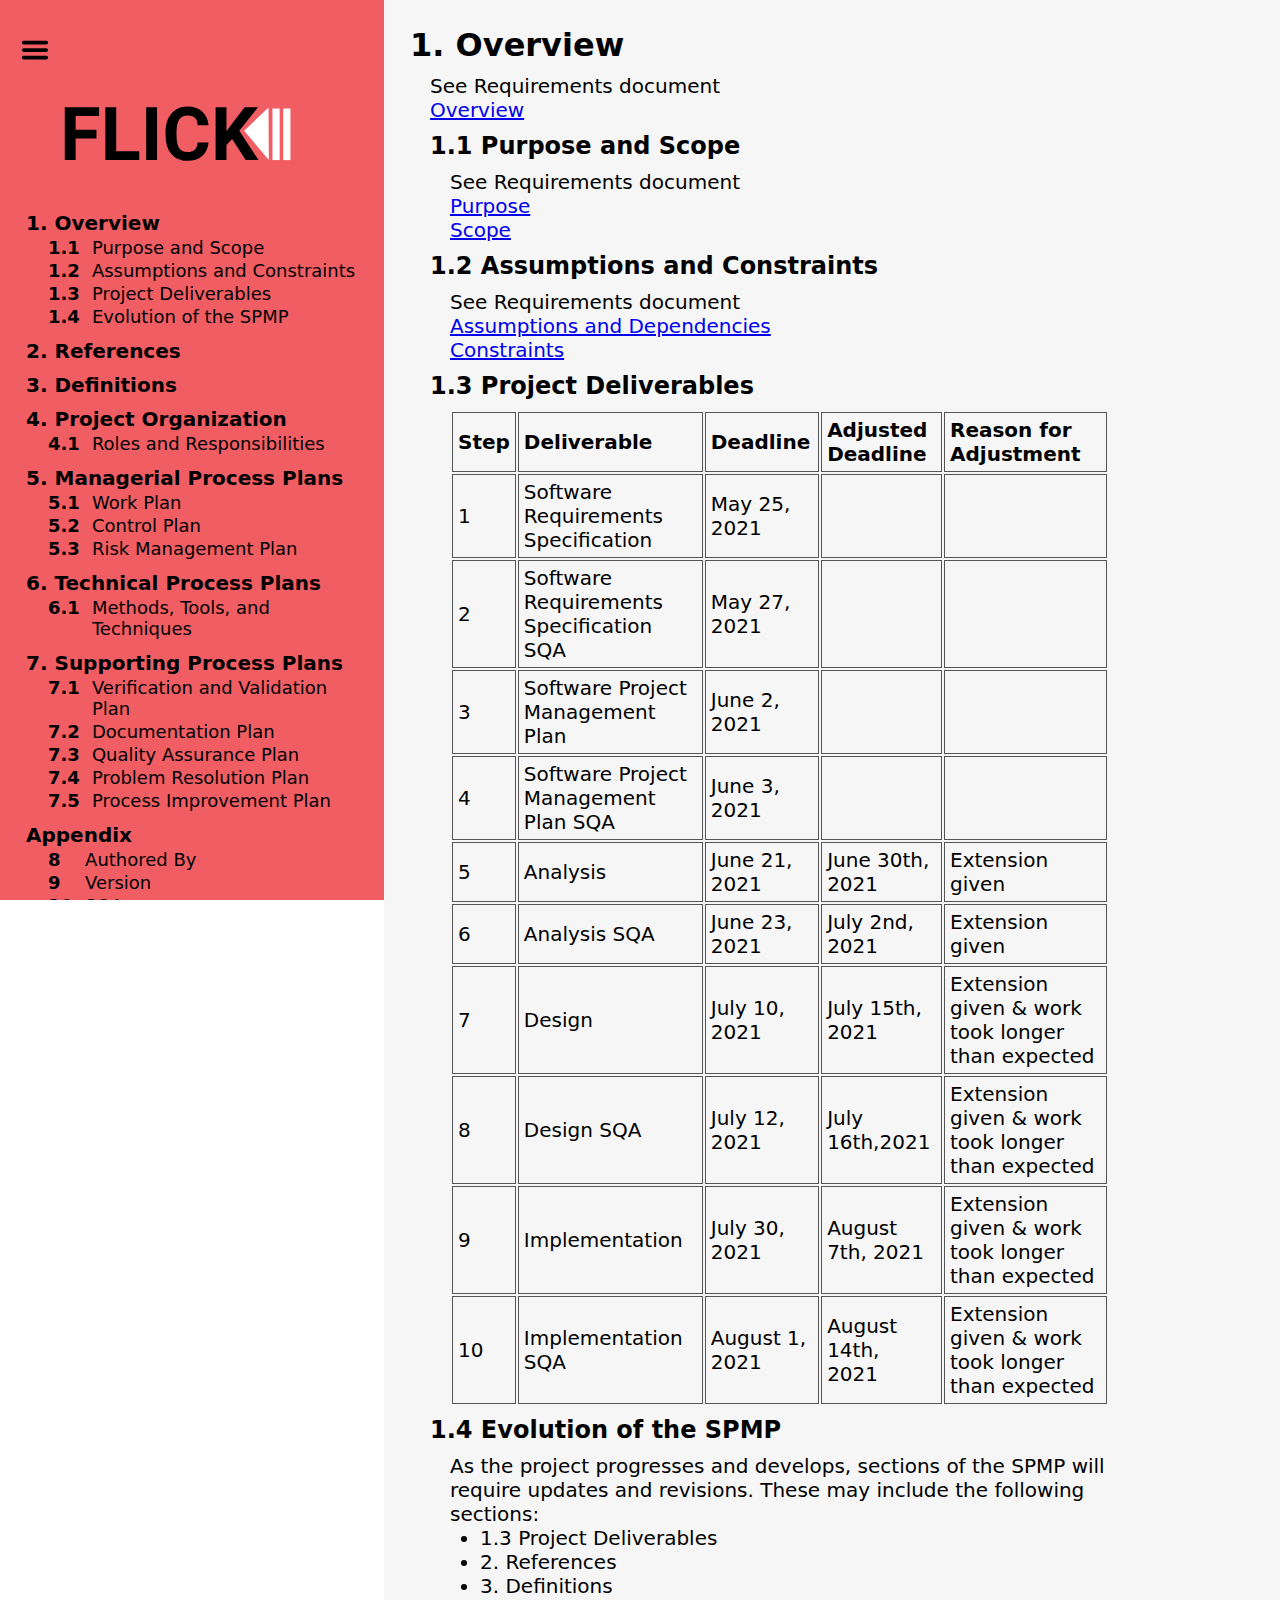
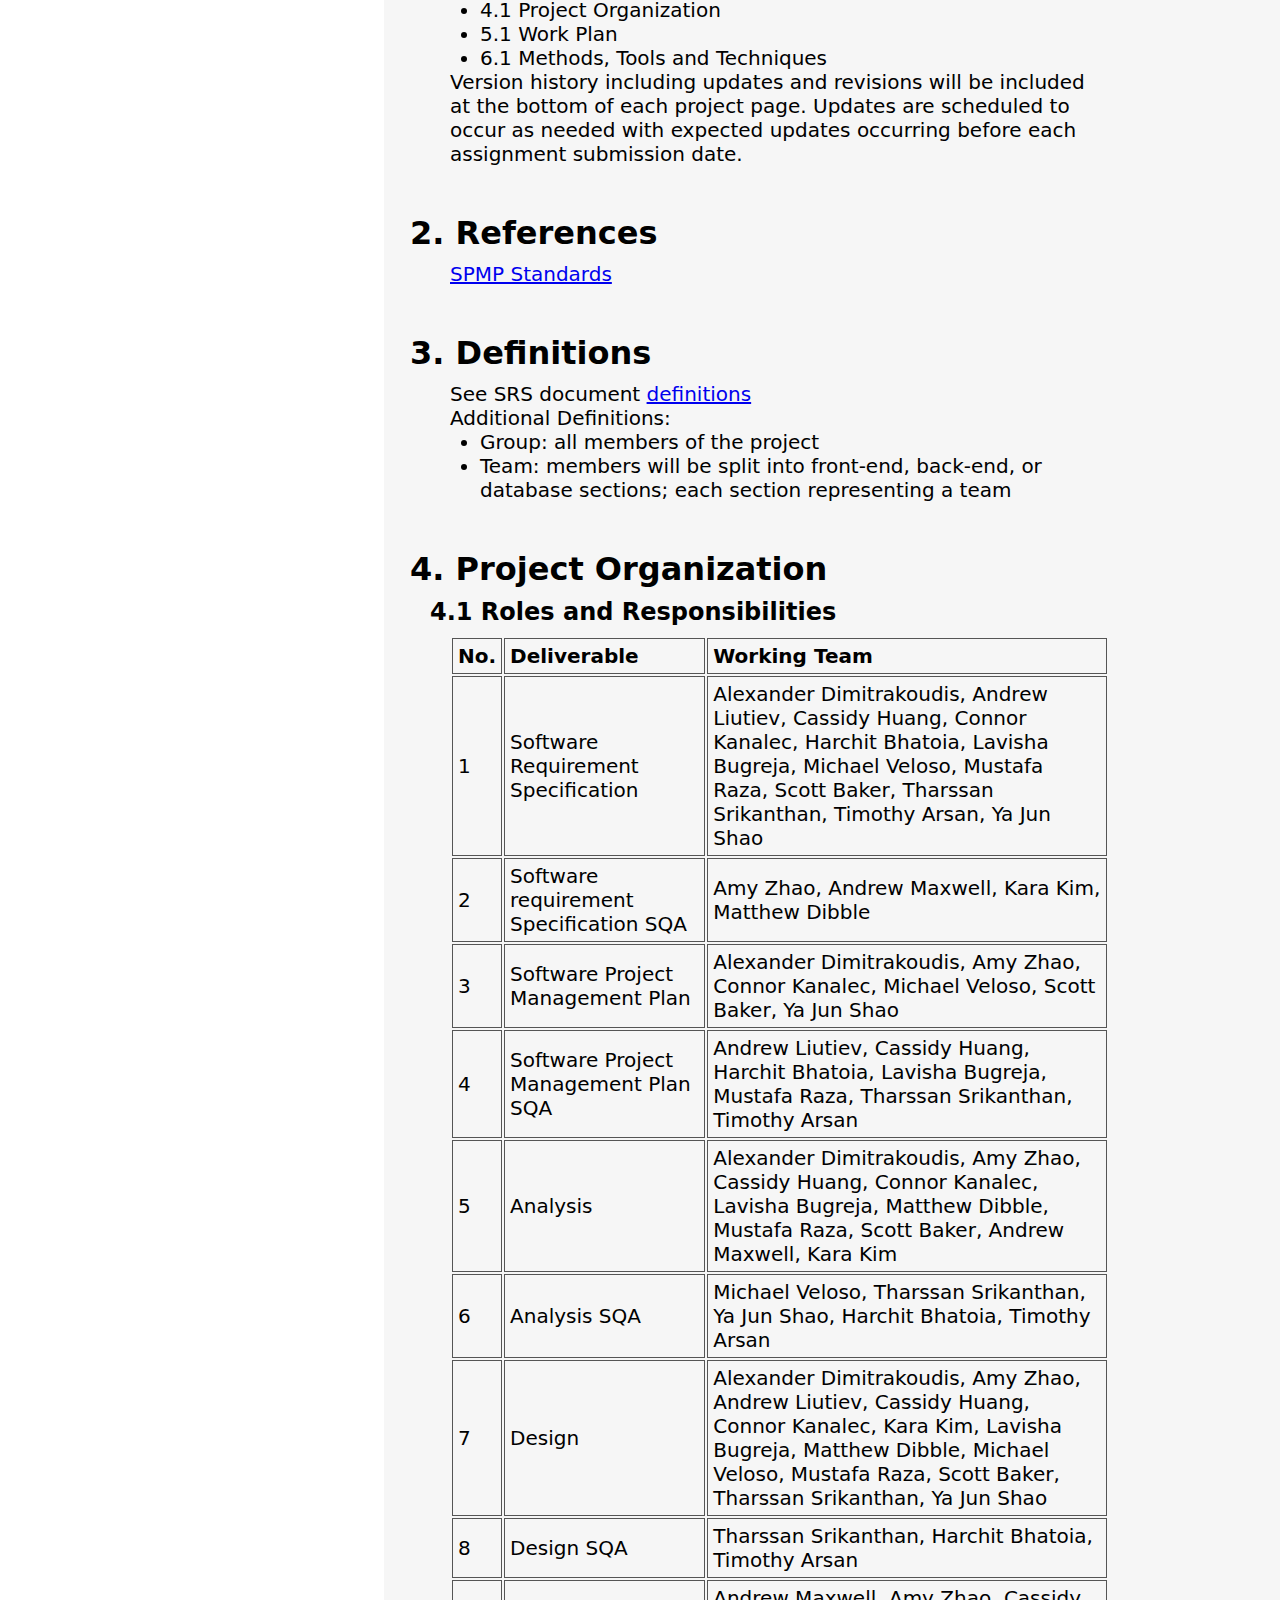
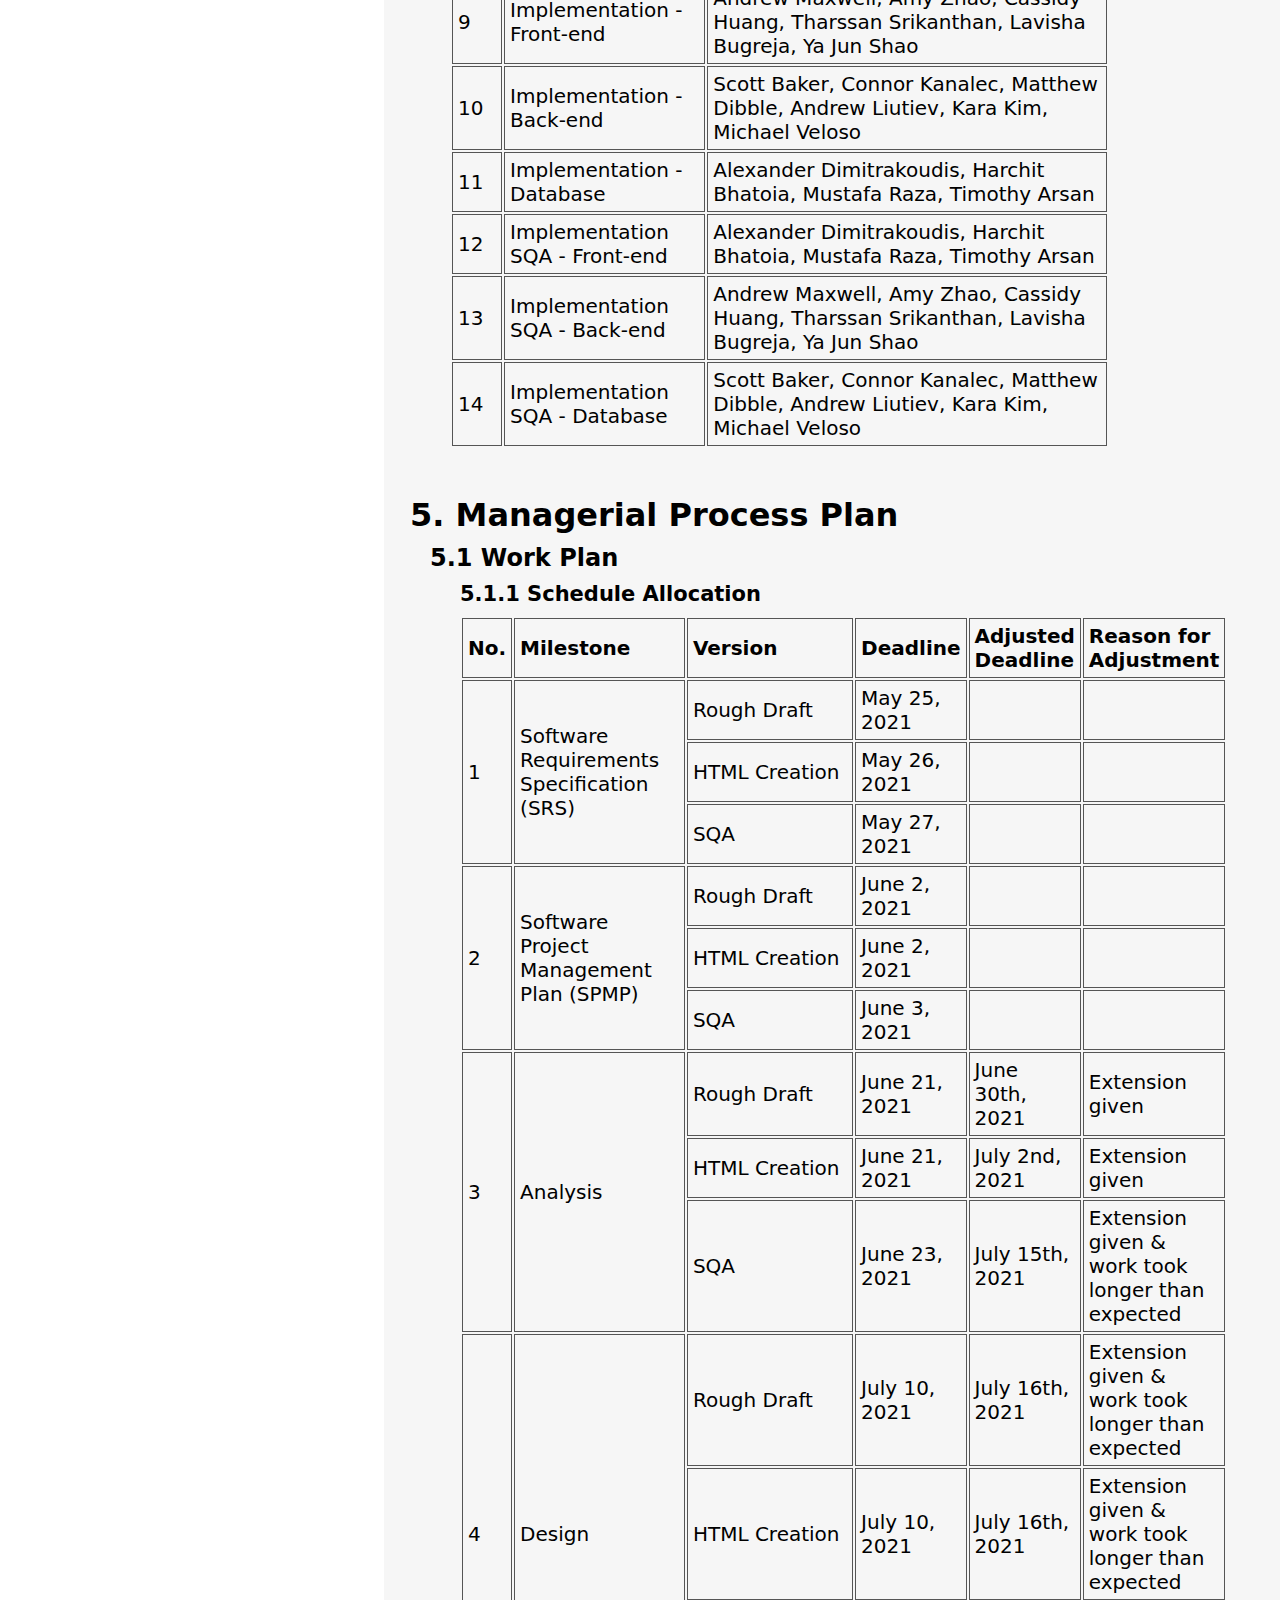
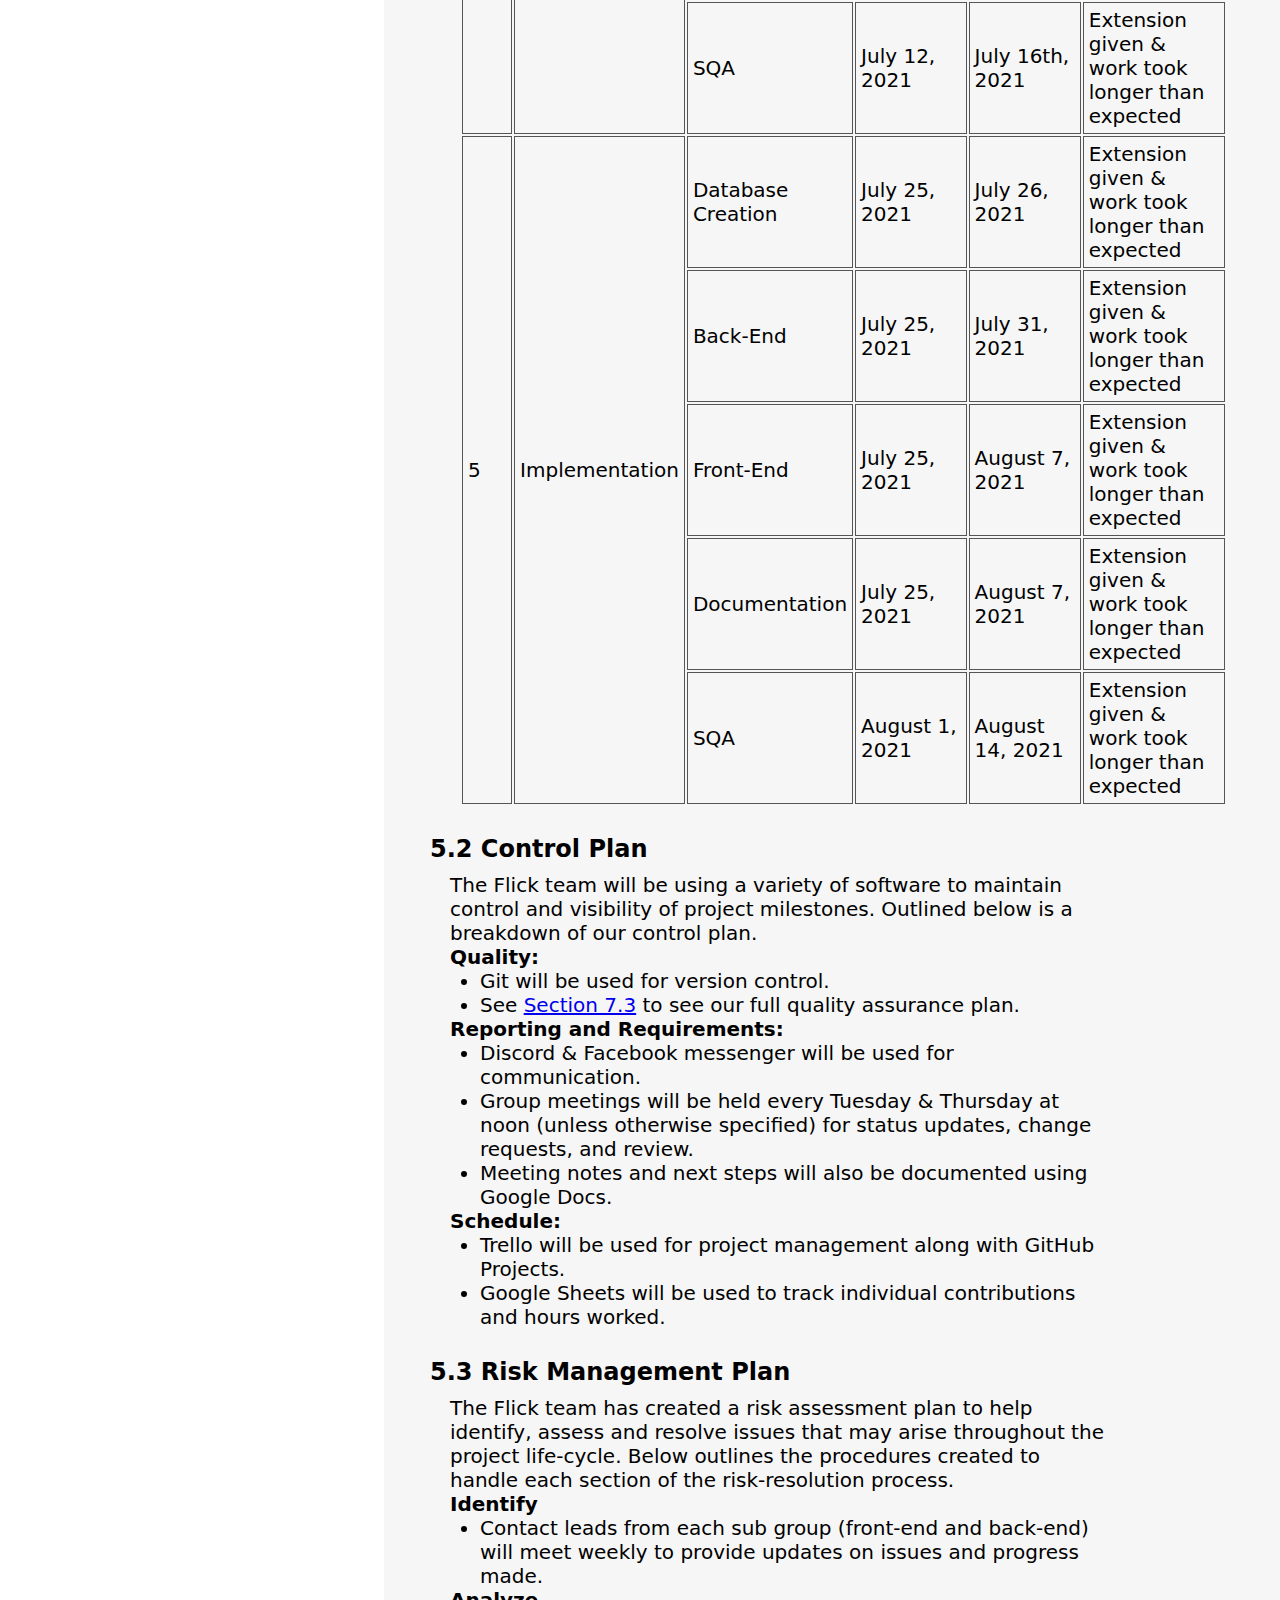
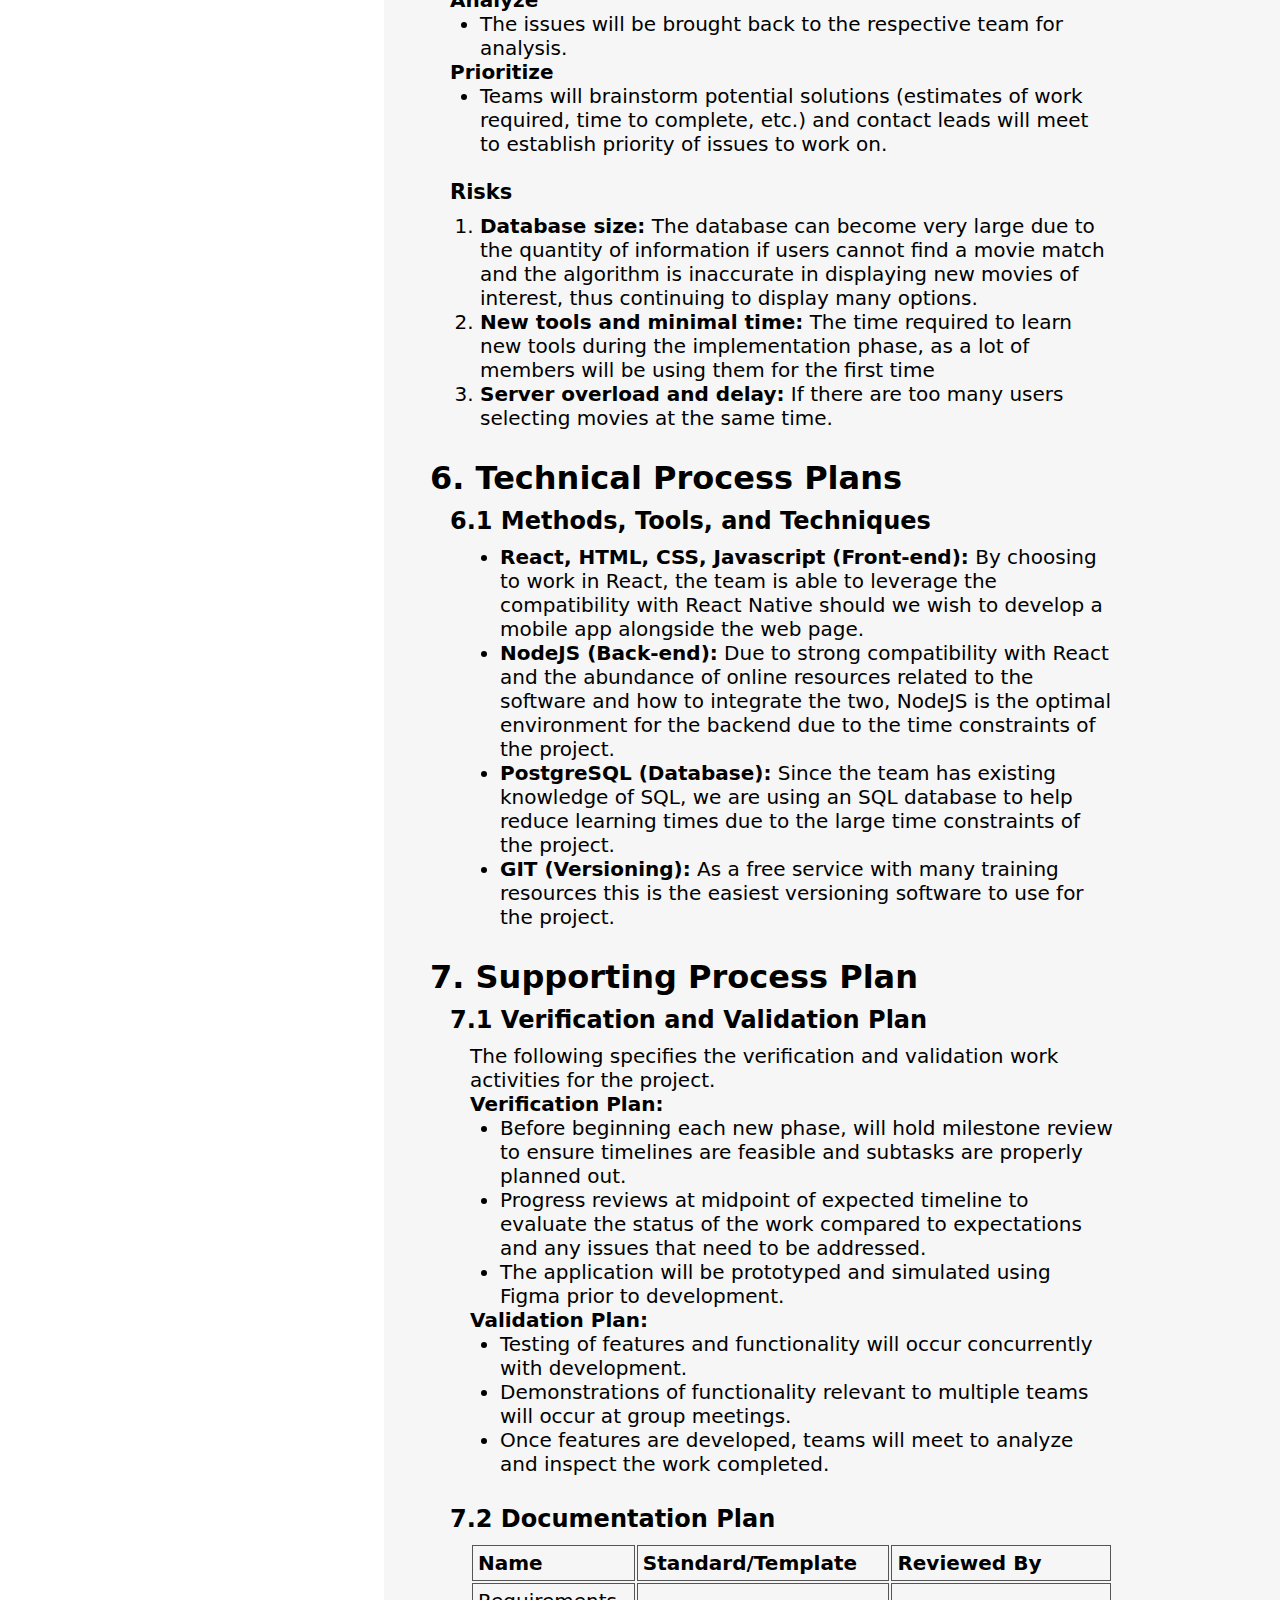
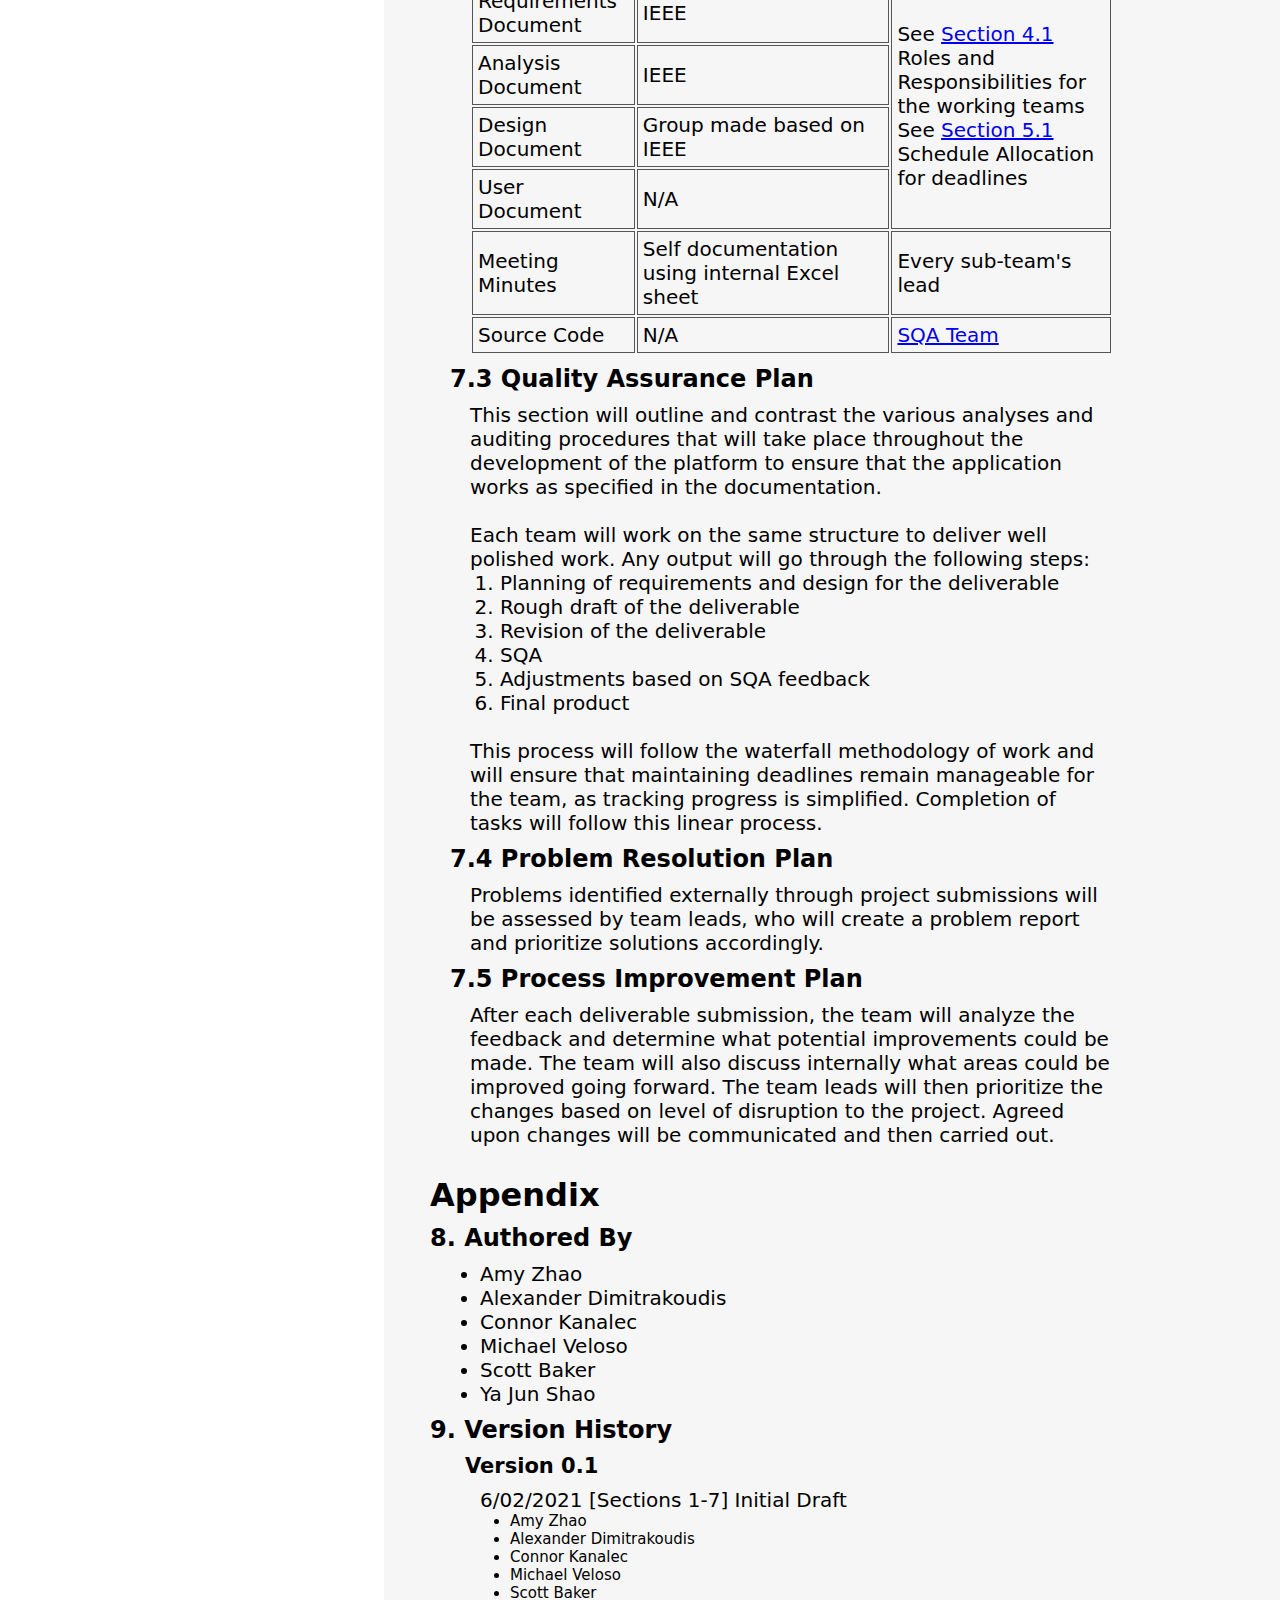
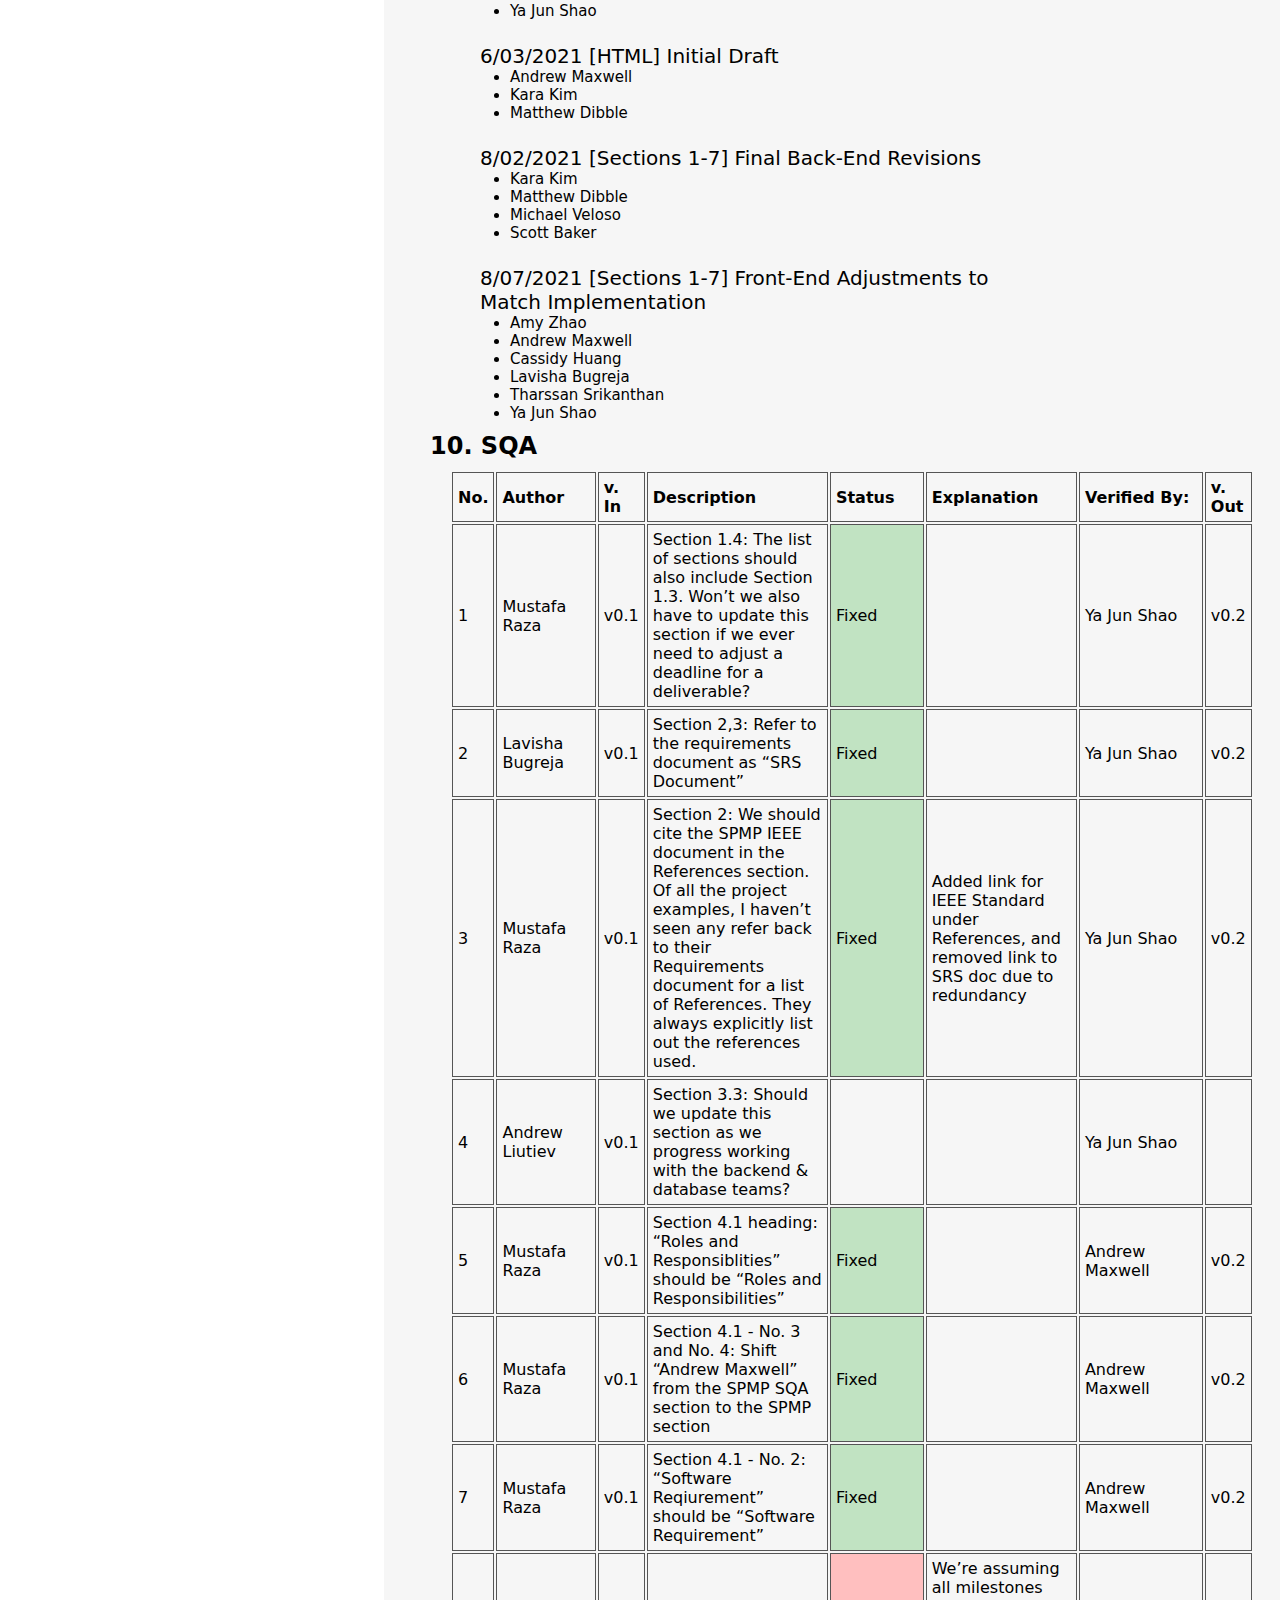
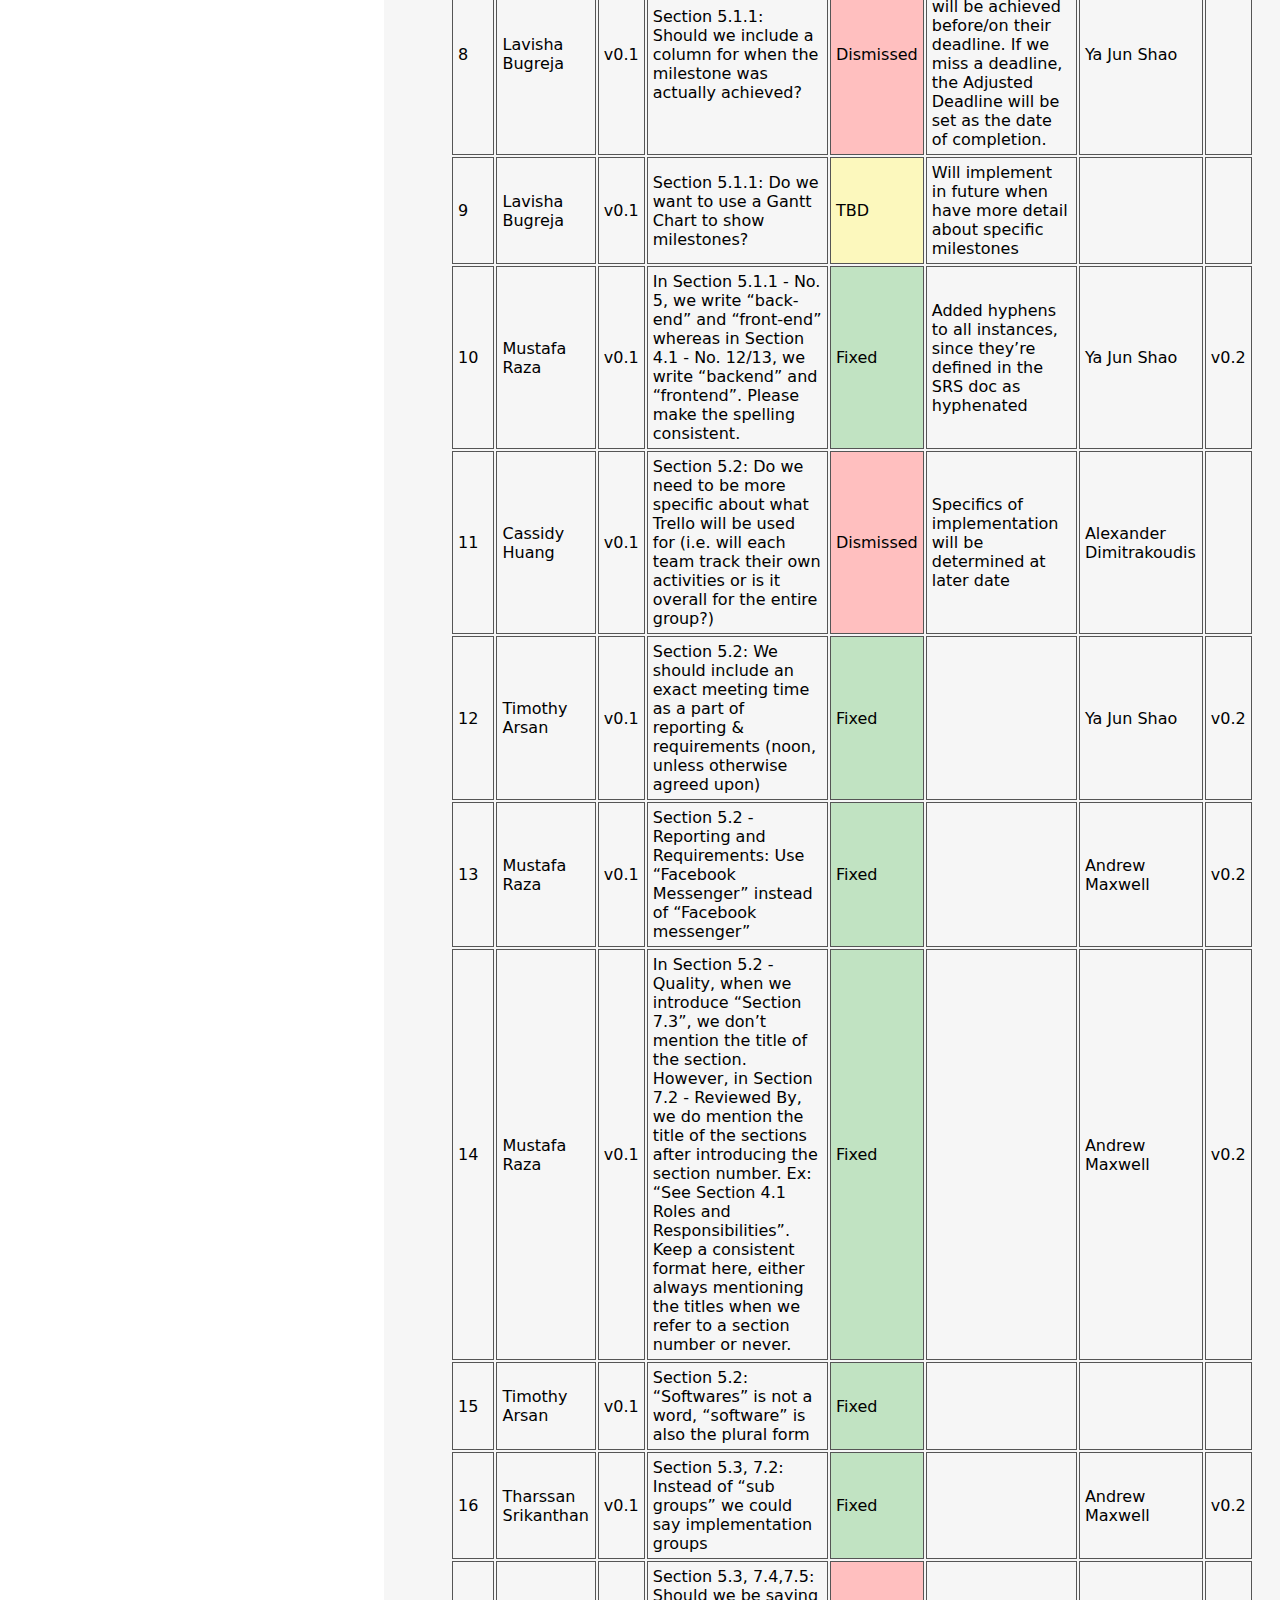
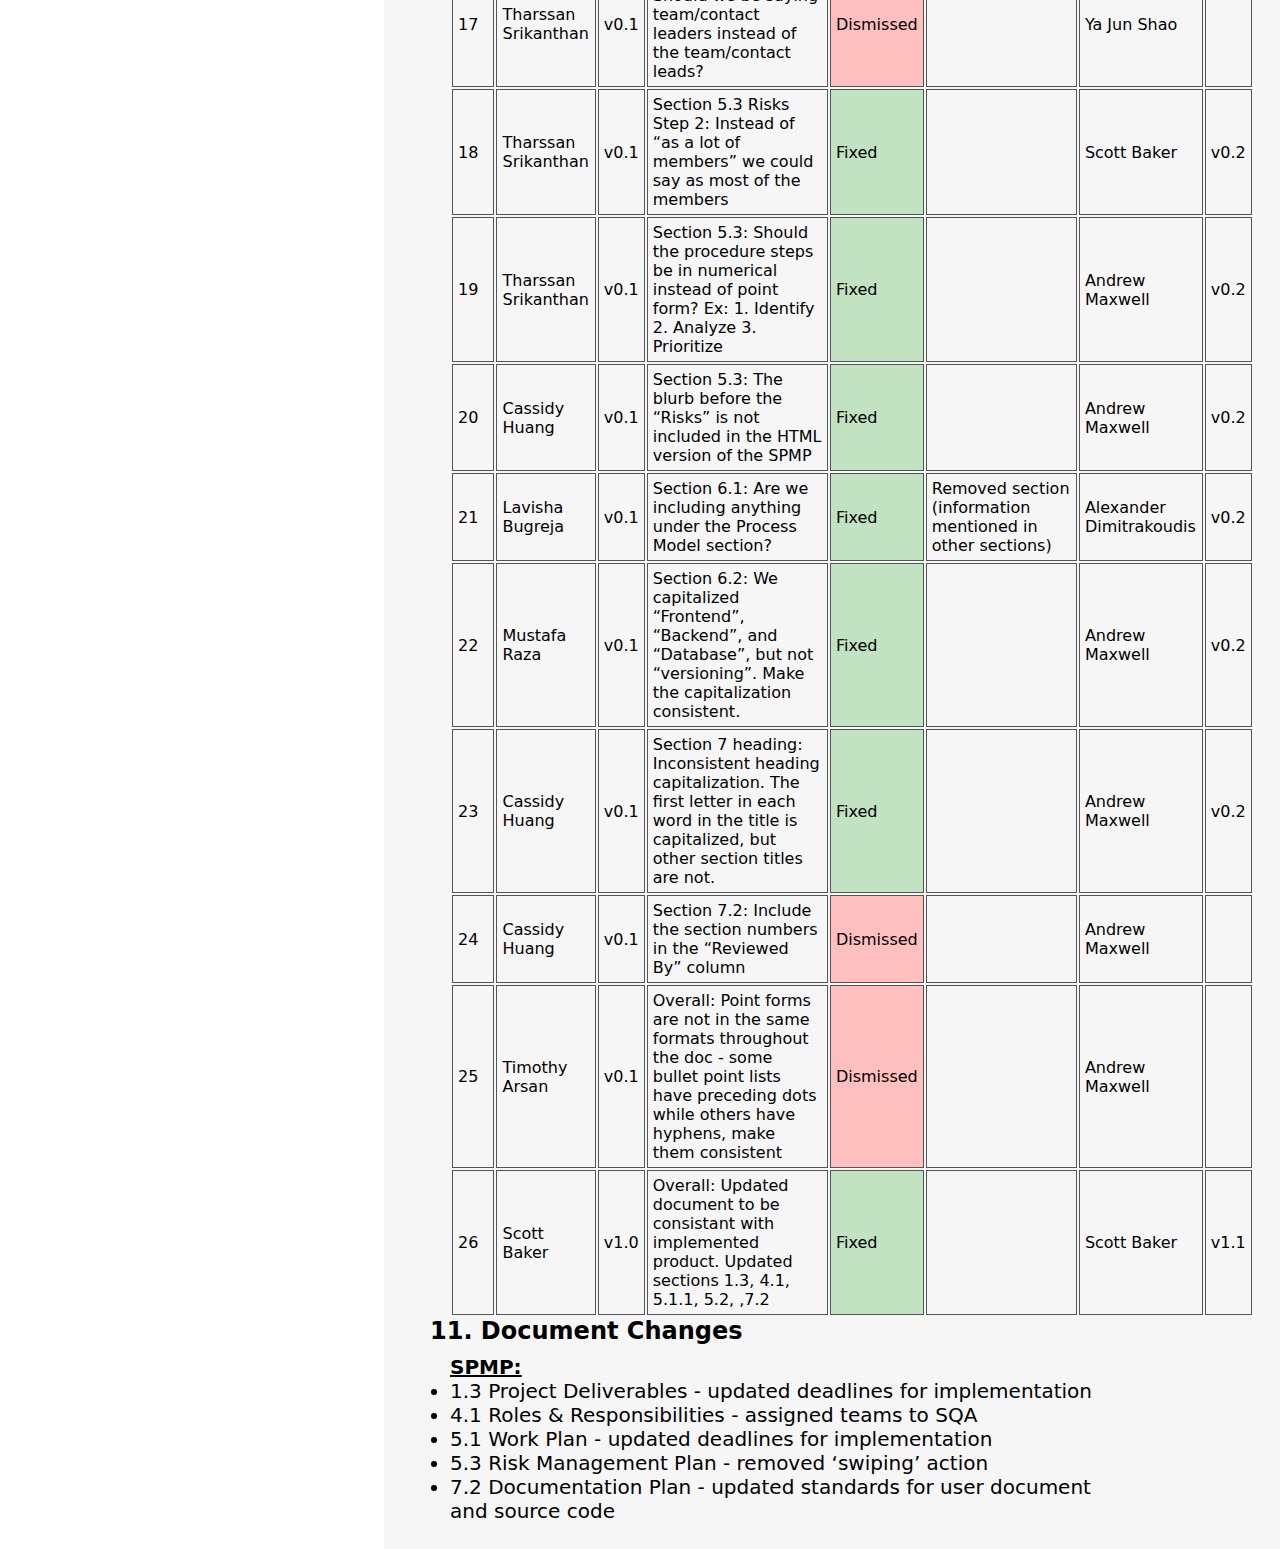
<file: SPMP.html>
<!DOCTYPE html>
<html>
  <link href="style.css" rel="stylesheet" type="text/css" />
  <head>
    <title>Flick</title>
    <script src="script.js"></script>
  </head>
  <body>
  <!-- <body onresize="handleResize()"> -->
    <div id="sidebar">
      <img
        id="menu-button"
        src="assets/hamburger-icon.svg"
        onclick="changeMenu()"
      />

      <!-- Sidebar -->
      <div id="sidebar-container">
        <a href="https://flick-cp317.github.io/docs/index.html"><img src="assets/flick-logo.svg" alt="" /></a>

        <!-- 1. Overview -->
        <div class="section">
          <a class="section-header" href="#overview">1. Overview</a>
          <table class="subsections">
            <tr>
              <td><span class="subsection-num">1.1</span></td>
              <td>
                <a class="subsection-header" href="#overview-purpose-scope">Purpose and Scope</a>
              </td>
            </tr>
            <tr>
              <td><span class="subsection-num">1.2</span></td>
              <td>
                <a class="subsection-header" href="#overview-assumptions-constraints">Assumptions and Constraints</a>
              </td>
            </tr>
            <tr>
              <td><span class="subsection-num">1.3</span></td>
              <td>
                <a class="subsection-header" href="#overview-deliverables">Project Deliverables</a
                >
              </td>
            </tr>
            <tr>
              <td><span class="subsection-num">1.4</span></td>
              <td>
                <a class="subsection-header" href="#overview-evolution">Evolution of the SPMP</a
                >
              </td>
            </tr>
          </table>
        </div>

        <!-- 2. References -->
        <div class="section">
          <a class="section-header" href="#references">2. References</a>
        </div>

        <!-- 3. Definitions -->
        <div class="section">
          <a class="section-header" href="#definitions">3. Definitions</a
          >
        </div>

        <!-- 4. Project Organization -->
        <div class="section">
          <a class="section-header" href="#organization">4. Project Organization</a>
          <table class="subsections">
            <tr>
              <td><span class="subsection-num">4.1</span></td>
              <td>
                <a class="subsection-header" href="#organization-roles">Roles and Responsibilities</a>
              </td>
            </tr>
          </table>
        </div>

        <!-- 5. Managerial Process Plans -->
        <div class="section">
          <a class="section-header" href="#managerial">5. Managerial Process Plans</a>
          <table class="subsections">
            <tr>
              <td><span class="subsection-num">5.1</span></td>
              <td>
                <a class="subsection-header" href="#managerial-work">Work Plan</a>
              </td>
            </tr>
            <tr>
              <td><span class="subsection-num">5.2</span></td>
              <td>
                <a class="subsection-header" href="#managerial-control">Control Plan</a>
              </td>
            </tr>
            <tr>
              <td><span class="subsection-num">5.3</span></td>
              <td>
                <a class="subsection-header" href="#managerial-risk">Risk Management Plan</a>
              </td>
            </tr>
          </table>
        </div>

        <!-- 6. Technical Process Plans -->
        <div class="section">
          <a class="section-header" href="#technical">6. Technical Process Plans</a>
          <table class="subsections">
              <td><span class="subsection-num">6.1</span></td>
              <td>
                <a class="subsection-header" href="#technical-methods">Methods, Tools, and Techniques</a>
              </td>
            </tr>
          </table>
        </div>

         <!-- 7. Supporting Process Plans -->
         <div class="section">
          <a class="section-header" href="#supporting">7. Supporting Process Plans</a>
          <table class="subsections">
            <tr>
              <td><span class="subsection-num">7.1</span></td>
              <td>
                <a class="subsection-header" href="#supporting-validation">Verification and Validation Plan</a>
              </td>
            </tr>
            <tr>
              <td><span class="subsection-num">7.2</span></td>
              <td>
                <a class="subsection-header" href="#supporting-documentation">Documentation Plan</a>
              </td>
            </tr>
            <tr>
              <td><span class="subsection-num">7.3</span></td>
              <td>
                <a class="subsection-header" href="#supporting-quality">Quality Assurance Plan</a>
              </td>
            </tr>
            <tr>
              <td><span class="subsection-num">7.4</span></td>
              <td>
                <a class="subsection-header" href="#supporting-problem">Problem Resolution Plan</a>
              </td>
            </tr>
            <tr>
              <td><span class="subsection-num">7.5</span></td>
              <td>
                <a class="subsection-header" href="#supporting-improvement">Process Improvement Plan</a>
              </td>
            </tr>
          </table>
        </div>

        <!-- Appendix -->
        <div class="section">
          <a class="section-header" href="#appendix">Appendix</a>
          <table class="subsections">
            <tr>
              <td><span class="subsection-num">8</span></td>
              <td>
                <a class="subsection-header" href="#appendix-authored">Authored By</a>
              </td>
            </tr>
            <tr>
              <td><span class="subsection-num">9</span></td>
              <td>
                <a class="subsection-header" href="#appendix-version">Version</a>
              </td>
            </tr>
            <tr>
              <td><span class="subsection-num">10</span></td>
              <td>
                <a class="subsection-header" href="#appendix-sqa">SQA</a>
              </td>
            </tr>
            <tr>
              <td><span class="subsection-num">11</span></td>
              <td>
                <a class="subsection-header" href="#document-changes">Document Changes</a>
              </td>
            </tr>
          </table>
        </div>
      </div>
    </div>
    <div id="content">
      <div id="content-container">

        <!-- 1. OVERVIEW -->
        <h1 id="overview">1. Overview</h1>
        <div class="subsection-info">
          <p>See Requirements document</p>
          <a href="https://flick-cp317.github.io/docs/requirements.html#intro-overview">Overview</a>
          <br>
        </div>
        <div class="section-info">
          <h2 id="overview-purpose-scope">1.1 Purpose and Scope</h2>
          <div class="subsection-info">
              <p>See Requirements document</p>
              <a href="https://flick-cp317.github.io/docs/requirements.html#intro-purpose">Purpose</a>
              <br>
              <a href="https://flick-cp317.github.io/docs/requirements.html#intro-scope">Scope</a>
          </div>
          <h2 id="overview-assumptions-constraints">1.2 Assumptions and Constraints</h2>
          <div class="subsection-info">
            <p>See Requirements document</p>
            <a href="https://flick-cp317.github.io/docs/requirements.html#desc-assumptions">Assumptions and Dependencies</a>
            <br>
            <a href="https://flick-cp317.github.io/docs/requirements.html#desc-constraints">Constraints</a>
        </div>
          <h2 id="overview-deliverables">
            1.3 Project Deliverables
          </h2>
          <div class="subsection-info">
            <table class="content-table">
                <tr>
                    <th>Step</th>
                    <th>Deliverable</th>
                    <th>Deadline</th>
                    <th>Adjusted Deadline</th>
                    <th>Reason for Adjustment</th>
                </tr>
                <tr>
                    <td>1</td>
                    <td>Software Requirements Specification</td>
                    <td>May 25, 2021</td>
                    <td></td>
                    <td></td>
                </tr>
                <tr>
                    <td>2</td>
                    <td>Software Requirements Specification SQA</td>
                    <td>May 27, 2021</td>
                    <td></td>
                    <td></td>
                </tr>
                <tr>
                    <td>3</td>
                    <td>Software Project Management Plan</td>
                    <td>June 2, 2021</td>
                    <td></td>
                    <td></td>
                </tr>
                <tr>
                    <td>4</td>
                    <td>Software Project Management Plan SQA</td>
                    <td>June 3, 2021</td>
                    <td></td>
                    <td></td>
                </tr>
                <tr>
                    <td>5</td>
                    <td>Analysis</td>
                    <td>June 21, 2021</td>
                    <td>June 30th, 2021</td>
                    <td>Extension given</td>
                </tr>
                <tr>
                    <td>6</td>
                    <td>Analysis SQA</td>
                    <td>June 23, 2021</td>
                    <td>July 2nd, 2021</td>
                    <td>Extension given</td>
                </tr>
                <tr>
                    <td>7</td>
                    <td>Design</td>
                    <td>July 10, 2021</td>
                    <td>July 15th, 2021</td>
                    <td>Extension given & work took longer than expected</td>
                </tr>
                <tr>
                    <td>8</td>
                    <td>Design SQA</td>
                    <td>July 12, 2021</td>
                    <td>July 16th,2021</td>
                    <td>Extension given & work took longer than expected</td>
                </tr>
                <tr>
                    <td>9</td>
                    <td>Implementation</td>
                    <td>July 30, 2021</td>
                    <td>August 7th, 2021</td>
                    <td>Extension given & work took longer than expected</td>
                </tr>
                <tr>
                    <td>10</td>
                    <td>Implementation SQA</td>
                    <td>August 1, 2021</td>
                    <td>August 14th, 2021</td>
                    <td>Extension given & work took longer than expected</td>
                </tr>
            </table>
          </div>
          <h2 id="overview-evolution">1.4 Evolution of the SPMP</h2>
          <div class="subsection-info">
            <p>As the project progresses and develops, sections of the SPMP will require updates and revisions. These may include the following sections: 
            <ul class="subsubsection">
                <li>1.3 Project Deliverables</li>
                <li>2. References</li>
                <li>3. Definitions</li>
                <li>4.1 Project Organization</li>
                <li>5.1 Work Plan</li>
                <li>6.1 Methods, Tools and Techniques</li>
            </ul>
            Version history including updates and revisions will be included at the bottom of each project page. Updates are scheduled to occur as needed with expected updates occurring before each assignment submission date.
            </p>
          </div>
        </div>
        <br></br>

        <!-- 2. REFERENCES -->
        <h1 id="references">2. References</h1>
        <div class="section-info">
          <div class="subsection-info">
            <a href="https://cours.etsmtl.ca/log792/private/restreint/IEEE_1058_Project_Management_Plan.pdf">SPMP Standards</a>
          </div>
        </div>
        <br></br>

        <!-- 3. DEFINITIONS -->
        <h1 id="definitions">3. Definitions</h1>
        <div class="section-info">
          <div class="subsection-info">
            <p>See SRS document <a href="https://flick-cp317.github.io/docs/requirements.html#intro-definitions">definitions</a></p>
            
            <p>Additional Definitions:</p>
            <ul class="subsubsection">
              <li>Group: all members of the project</li>
              <li>Team: members will be split into front-end, back-end, or database sections; each section representing a team</li>
            </ul>
          </div>
        </div>
        <br></br>

        <!-- 4. PROJECT ORGANIZATION -->
        <h1 id="organization">4. Project Organization</h1>
        <div class="section-info">
            <h2 id="organization-roles">4.1 Roles and Responsibilities</h2>
          <div class="subsection-info">
            <table class="content-table">
                <tr>
                    <th>No.</th>
                    <th>Deliverable</th>
                    <th>Working Team</th>
                </tr>
                <tr>
                    <td>1</td>
                    <td>Software Requirement Specification</td>
                    <td>Alexander Dimitrakoudis, Andrew Liutiev, Cassidy Huang, Connor Kanalec, Harchit Bhatoia, Lavisha Bugreja, Michael Veloso, Mustafa Raza, Scott Baker, Tharssan Srikanthan, Timothy Arsan, Ya Jun Shao</td>
                </tr>
                <tr>
                    <td>2</td>
                    <td>Software requirement Specification SQA</td>
                    <td>Amy Zhao, Andrew Maxwell, Kara Kim, Matthew Dibble</td>
                </tr>
                <tr>
                    <td>3</td>
                    <td>Software Project Management Plan</td>
                    <td>Alexander Dimitrakoudis, Amy Zhao, Connor Kanalec, Michael Veloso, Scott Baker, Ya Jun Shao</td>
                </tr>
                <tr>
                    <td>4</td>
                    <td>Software Project Management Plan SQA</td>
                    <td>Andrew Liutiev, Cassidy Huang, Harchit Bhatoia, Lavisha Bugreja, Mustafa Raza, Tharssan Srikanthan, Timothy Arsan</td>
                </tr>
                <tr>
                    <td>5</td>
                    <td>Analysis</td>
                    <td>Alexander Dimitrakoudis, Amy Zhao, Cassidy Huang, Connor Kanalec, Lavisha Bugreja, Matthew Dibble, Mustafa Raza, Scott Baker, Andrew Maxwell, Kara Kim</td>
                </tr>
                <tr>
                    <td>6</td>
                    <td>Analysis SQA</td>
                    <td>Michael Veloso, Tharssan Srikanthan, Ya Jun Shao, Harchit Bhatoia, Timothy Arsan</td>
                </tr>
                <tr>
                    <td>7</td>
                    <td>Design</td>
                    <td>Alexander Dimitrakoudis, Amy Zhao, Andrew Liutiev, Cassidy Huang, Connor Kanalec, Kara Kim, Lavisha Bugreja, Matthew Dibble, Michael Veloso, Mustafa Raza, Scott Baker, Tharssan Srikanthan, Ya Jun Shao</td>
                </tr>
                <tr>
                    <td>8</td>
                    <td>Design SQA</td>
                    <td>Tharssan Srikanthan, Harchit Bhatoia, Timothy Arsan</td>
                </tr>
                <tr>
                    <td>9</td>
                    <td>Implementation - Front-end</td>
                    <td>Andrew Maxwell, Amy Zhao, Cassidy Huang, Tharssan Srikanthan, Lavisha Bugreja, Ya Jun Shao</td>
                </tr>
                <tr>
                    <td>10</td>
                    <td>Implementation - Back-end</td>
                    <td>Scott Baker, Connor Kanalec, Matthew Dibble, Andrew Liutiev, Kara Kim, Michael Veloso</td>
                </tr>
                <tr>
                    <td>11</td>
                    <td>Implementation - Database</td>
                    <td>Alexander Dimitrakoudis, Harchit Bhatoia, Mustafa Raza, Timothy Arsan</td>
                </tr>
                <tr>
                    <td>12</td>
                    <td>Implementation SQA - Front-end</td>
                    <td>Alexander Dimitrakoudis, Harchit Bhatoia, Mustafa Raza, Timothy Arsan</td>
                </tr>
                <tr>
                    <td>13</td>
                    <td>Implementation SQA - Back-end</td>
                    <td>Andrew Maxwell, Amy Zhao, Cassidy Huang, Tharssan Srikanthan, Lavisha Bugreja, Ya Jun Shao</td>
                </tr>
                <tr>
                    <td>14</td>
                    <td>Implementation SQA - Database</td>
                    <td>Scott Baker, Connor Kanalec, Matthew Dibble, Andrew Liutiev, Kara Kim, Michael Veloso</td>
                </tr>
            </table>
          </div>
        </div>
        <br></br>

        <!-- 5. MANAGERIAL PROCESS PLAN -->
        <h1 id="managerial">5. Managerial Process Plan</h1>
        <div class="section-info">
            <h2 id="managerial-work">5.1 Work Plan</h2>
            <h3 class="subsubsection">5.1.1 Schedule Allocation</h3>
          <div class="subsection-info subsubsection">
            <table class="content-table">
              <!-- Table Headers -->
              <tr>
                  <th>No.</th>
                  <th>Milestone</th>
                  <th>Version</th>
                  <th>Deadline</th>
                  <th>Adjusted Deadline</th>
                  <th>Reason for Adjustment</th>
              </tr>
              <!-- #1 -->
              <tr>
                  <td rowspan="3">1</td>
                  <td rowspan="3">Software Requirements Specification (SRS)</td>
                  <td>Rough Draft</td>
                  <td>May 25, 2021</td>
                  <td></td>
                  <td></td>
              </tr>
              <tr>
                <td>HTML Creation</td>
                <td>May 26, 2021</td>
                <td></td>
                <td></td>
              </tr>
              <tr>
                <td>SQA</td>
                <td>May 27, 2021</td>
                <td></td>
                <td></td>
              </tr>
              <!-- #2 -->
              <tr>
                <td rowspan="3">2</td>
                <td rowspan="3">Software Project Management Plan (SPMP)</td>
                <td>Rough Draft</td>
                <td>June 2, 2021</td>
                <td></td>
                <td></td>
              </tr>
              <tr>
                <td>HTML Creation</td>
                <td>June 2, 2021</td>
                <td></td>
                <td></td>
              </tr>
              <tr>
                <td>SQA</td>
                <td>June 3, 2021</td>
                <td></td>
                <td></td>
              </tr>
              <!-- #3 -->
              <tr>
                <td rowspan="3">3</td>
                <td rowspan="3">Analysis</td>
                <td>Rough Draft</td>
                <td>June 21, 2021</td>
                <td>June 30th, 2021</td>
                <td>Extension given</td>
              </tr>
              <tr>
                <td>HTML Creation</td>
                <td>June 21, 2021</td>
                <td>July 2nd, 2021</td>
                <td>Extension given</td>
              </tr>
              <tr>
                <td>SQA</td>
                <td>June 23, 2021</td>
                <td>July 15th, 2021</td>
                <td>Extension given & work took longer than expected</td>
              </tr>
              <!-- #4 -->
              <tr>
                <td rowspan="3">4</td>
                <td rowspan="3">Design</td>
                <td>Rough Draft</td>
                <td>July 10, 2021</td>
                <td>July 16th,  2021</td>
                <td>Extension given & work took longer than expected</td>
              </tr>
              <tr>
                <td>HTML Creation</td>
                <td>July 10, 2021</td>
                <td>July 16th,  2021</td>
                <td>Extension given & work took longer than expected</td>
              </tr>
              <tr>
                <td>SQA</td>
                <td>July 12, 2021</td>
                <td>July 16th,  2021</td>
                <td>Extension given & work took longer than expected</td>
              </tr>
              <!-- #5 -->
              <tr>
                <td rowspan="5">5</td>
                <td rowspan="5">Implementation</td>
                <td>Database Creation</td>
                <td>July 25, 2021</td>
                <td>July 26, 2021</td>
                <td>Extension given & work took longer than expected</td>
              </tr>
              <tr>
                <td>Back-End</td>
                <td>July 25, 2021</td>
                <td>July 31, 2021</td>
                <td>Extension given & work took longer than expected</td>
              </tr>
              <tr>
                <td>Front-End</td>
                <td>July 25, 2021</td>
                <td>August 7, 2021</td>
                <td>Extension given & work took longer than expected</td>
              </tr>     
              <tr>
                <td>Documentation</td>
                <td>July 25, 2021</td>
                <td>August 7, 2021</td>
                <td>Extension given & work took longer than expected</td>
              </tr>   
              <tr>
                <td>SQA</td>
                <td>August 1, 2021</td>
                <td>August 14, 2021</td>
                <td>Extension given & work took longer than expected</td>
              </tr>            
            </table>
          </div>
          <br>

          <h2 id="managerial-control">5.2 Control Plan</h2>
          <div class="subsection-info">
          <p>
            The Flick team will be using a variety of software to maintain control and visibility of project milestones. Outlined below is a breakdown of our control plan.
          </p>
          <b>Quality:</b>
          <ul class="subsubsection">
            <li>Git will be used for version control.</li>
            <li>See <a href="#supporting-quality">Section 7.3</a> to see our full quality assurance plan.</li>
          </ul>
          <b>Reporting and Requirements:</b>
          <ul class="subsubsection">
            <li>Discord & Facebook messenger will be used for communication.</li>
            <li>Group meetings will be held every Tuesday & Thursday at noon (unless otherwise specified) for status updates, change requests, and review.</li>
            <li>Meeting notes and next steps will also be documented using Google Docs.</li>
          </ul>
          <b>Schedule:</b>
          <ul class="subsubsection">
            <li>Trello will be used for project management along with GitHub Projects.</li>
            <li> Google Sheets will be used to track individual contributions and hours worked.</li>
          </ul>
        </div>

        <br>
        <h2 id="managerial-risk">5.3 Risk Management Plan</h2>
        <div class="subsection-info">
          <p>
            The Flick team has created a risk assessment plan to help identify, assess and resolve issues that may arise throughout the project life-cycle. Below outlines the procedures created to handle each section of the risk-resolution process.
          </p>
          <b>Identify</b>
          <ul class="subsubsection">
            <li>Contact leads from each sub group (front-end and back-end) will meet weekly to provide updates on issues and progress made.</li>
          </ul>
          <b>Analyze</b>
          <ul class="subsubsection">
            <li>The issues will be brought back to the respective team for analysis.</li>
          </ul>
          <b>Prioritize</b>
          <ul class="subsubsection">
            <li>Teams will brainstorm potential solutions (estimates of work required, time to complete, etc.) and contact leads will meet to establish priority of issues to work on.</li>
          </ul>

          <br>
          <h3 style="margin-left:0">Risks</h3>
          <ol class="subsubsection">
            <li><b>Database size:</b> The database can become very large due to the quantity of information if users cannot find a movie match and the algorithm is inaccurate in displaying new movies of interest, thus continuing to display many options.</li>
            <li><b>New tools and minimal time:</b> The time required to learn new tools during the implementation phase, as a lot of members will be using them for the first time</li>
            <li><b>Server overload and delay:</b> If there are too many users selecting movies at the same time.</li>
          </ol>
        </div>

        <br>
        <h1 id="technical">6. Technical Process Plans</h1>
        <div class="section-info">
            <h2 id="technical-methods">6.1 Methods, Tools, and Techniques</h2>
            <div class="subsection-info">
              <ul class="subsubsection">
                <li><b>React, HTML, CSS, Javascript (Front-end):</b> By choosing to work in React, the team is able to leverage the compatibility with React Native should we wish to develop a mobile app alongside the web page.</li>
                <li><b>NodeJS (Back-end):</b> Due to strong compatibility with React and the abundance of online resources related to the software and how to integrate the two, NodeJS is the optimal environment for the backend due to the time constraints of the project.</li>
                <li><b>PostgreSQL (Database):</b> Since the team has existing knowledge of SQL, we are using an SQL database to help reduce learning times due to the large time constraints of the project.</li>
                <li><b>GIT (Versioning):</b> As a free service with many training resources this is the easiest versioning software to use for the project.</li>
              </ul>
            </div>
        </div>

        <br>
        <h1 id="supporting">7. Supporting Process Plan</h1>
        <div class="section-info">
            <h2 id="supporting-validation">7.1 Verification and Validation Plan</h2>
            <div class="subsection-info">
              <p>The following specifies the verification and validation work activities for the project.</p>
              <b>Verification Plan:</b>
              <ul class="subsubsection">
                <li>Before beginning each new phase, will hold milestone review to ensure timelines are feasible and subtasks are properly planned out.</li>
                <li>Progress reviews at midpoint of expected timeline to evaluate the status of the work compared to expectations and any issues that need to be addressed.</li>
                <li>The application will be prototyped and simulated using Figma prior to development.</li>
              </ul>
              <b>Validation Plan: </b>
              <ul class="subsubsection">
                <li>Testing of features and functionality will occur concurrently with development.</li>
                <li>Demonstrations of functionality relevant to multiple teams will occur at group meetings.</li>
                <li>Once features are developed, teams will meet to analyze and inspect the work completed.</li>
              </ul>
            </div>

            <br>
            <h2 id="supporting-documentation">7.2 Documentation Plan</h2>
            <div class="subsection-info">
                 <table class="content-table">
                     <tr>
                         <th>Name</th>
                         <th>Standard/Template</th>
                         <th>Reviewed By</th>
                     </tr>
                     <tr>
                         <td>Requirements Document</td>
                         <td>IEEE</td>
                         <td rowspan="4">See <a href="#organization-roles">Section 4.1</a> Roles and Responsibilities for the working teams<br>See <a href="#managerial-work">Section 5.1</a> Schedule Allocation for deadlines</td>
                     </tr>
                     <tr>
                        <td>Analysis Document</td>
                        <td>IEEE</td>
                    </tr>
                    <tr>
                        <td>Design Document</td>
                        <td>Group made based on IEEE</td>
                    </tr>
                    <tr>
                        <td>User Document</td>
                        <td>N/A</td>
                    </tr>
                    <tr>
                        <td>Meeting Minutes</td>
                        <td>Self documentation using internal Excel sheet</td>
                        <td>Every sub-team's lead</td>
                    </tr>
                    <tr>
                        <td>Source Code</td>
                        <td>N/A</td>
                        <td><a href="#organization-roles">SQA Team</td>
                    </tr>
                 </table>
            </div>
            <h2 id="supporting-quality">7.3 Quality Assurance Plan</h2>
            <div class="subsection-info">
              <p>This section will outline and contrast the various analyses and auditing procedures that will take place throughout the development of the platform to ensure that the application works as specified in the documentation.</p>
              <br>
              <p>Each team will work on the same structure to deliver well polished work. Any output will go through the following steps:</p>
              <ol class="subsubsection">
                <li>Planning of requirements and design for the deliverable</li>
                <li>Rough draft of the deliverable</li>
                <li>Revision of the deliverable</li>
                <li>SQA</li>
                <li>Adjustments based on SQA feedback</li>
                <li>Final product</li>
              </ol>
              <br>
              <p>This process will follow the waterfall methodology of work and will ensure that maintaining deadlines remain manageable for the team, as tracking progress is simplified. Completion of tasks will follow this linear process.</p>
            </div>
            <h2 id="supporting-problem">7.4 Problem Resolution Plan</h2>
            <div class="subsection-info">
              Problems identified externally through project submissions will be assessed by team leads, who will create a problem report and prioritize solutions accordingly.
            </div>
            <h2 id="supporting-improvement">7.5 Process Improvement Plan</h2>
            <div class="subsection-info">
              After each deliverable submission, the team will analyze the feedback and determine what potential improvements could be made. The team will also discuss internally what areas could be improved going forward. The team leads will then prioritize the changes based on level of disruption to the project. Agreed upon changes will be communicated and then carried out.
            </div>
        </div>

        <br>
        <h1 id="appendix">Appendix</h1>
        <h2 id="appendix-authored">8. Authored By</h2>
        <div class="subsection-info">
          <ul class="subsubsection">
            <li>Amy Zhao</li>
            <li>Alexander Dimitrakoudis</li>
            <li>Connor Kanalec</li>
            <li>Michael Veloso</li>
            <li>Scott Baker</li>
            <li>Ya Jun Shao</li>
          </ul>
        </div>
        <h2 id="appendix-version">9. Version History</h2>
        <div class="subsection-info">
          <h3>Version 0.1</h3>
          <div class="subsection-info subsubsection">
            <p>6/02/2021 [Sections 1-7] Initial Draft
              <ul class="subsubsection">
                <li>Amy Zhao</li>
                <li>Alexander Dimitrakoudis</li>
                <li>Connor Kanalec</li>
                <li>Michael Veloso</li>
                <li>Scott Baker</li>
                <li>Ya Jun Shao</li>
              </ul>
              <br>
              6/03/2021 [HTML] Initial Draft
                <ul class="subsubsection">
                  <li>Andrew Maxwell</li>
                  <li>Kara Kim</li>
                  <li>Matthew Dibble</li>
                </ul>
              <br>
              8/02/2021 [Sections 1-7] Final Back-End Revisions
                <ul class="subsubsection">
                  <li>Kara Kim</li>
                  <li>Matthew Dibble</li>
                  <li>Michael Veloso</li>
                  <li>Scott Baker</li>
                </ul>
                <br>
              8/07/2021 [Sections 1-7] Front-End Adjustments to Match Implementation
                <ul class="subsubsection">
                  <li>Amy Zhao</li>
                <li>Andrew Maxwell</li>
                <li>Cassidy Huang</li>
                <li>Lavisha Bugreja</li>
                <li>Tharssan Srikanthan</li>
                <li>Ya Jun Shao</li>
                </ul>
              
          </div>
        </div>

        <h2 id="appendix-sqa">10. SQA</h2>
        <div class="section-info">
            <table class="content-table">
                <tr>
                    <th>No.</th>
                    <th>Author</th>
                    <th>v. In</th>
                    <th>Description</th>
                    <th>Status</th>
                    <th>Explanation</th>
                    <th>Verified By:</th>
                    <th>v. Out</th>
                </tr>
                <tr>
                  <td>1</td>
                  <td>Mustafa Raza</td>
                  <td>v0.1</td>
                  <td>Section 1.4: The list of sections should also include Section 1.3. Won’t we also have to update this section if we ever need to adjust a deadline for a deliverable? </td>
                  <td class="SQA-fixed">Fixed</td>
                  <td>  </td>
                  <td>Ya Jun Shao</td>
                  <td>v0.2</td>
                </tr>
                <tr>
                  <td>2</td>
                  <td>Lavisha Bugreja</td>
                  <td>v0.1</td>
                  <td>Section 2,3: Refer to the requirements document as “SRS Document”</td>
                  <td class="SQA-fixed">Fixed</td>
                  <td>  </td>
                  <td>Ya Jun Shao</td>
                  <td>v0.2</td>
                </tr>
                <tr>
                  <td>3</td>
                  <td>Mustafa Raza</td>
                  <td>v0.1</td>
                  <td>Section 2: We should cite the SPMP IEEE document in the References section. Of all the project examples, I haven’t seen any refer back to their Requirements document for a list of References. They always explicitly list out the references used.</td>
                  <td class="SQA-fixed">Fixed</td>
                  <td>Added link for IEEE Standard under References, and removed link to SRS doc due to redundancy</td>
                  <td>Ya Jun Shao</td>
                  <td>v0.2</td>
                </tr>
                <tr>
                  <td>4</td>
                  <td>Andrew Liutiev</td>
                  <td>v0.1</td>
                  <td>Section 3.3: Should we update this section as we progress working with the backend & database teams?</td>
                  <td></td>
                  <td> </td>
                  <td>Ya Jun Shao</td>
                  <td></td>
                </tr>
                <tr>
                  <td>5</td>
                  <td>Mustafa Raza</td>
                  <td>v0.1</td>
                  <td>Section 4.1 heading: “Roles and Responsiblities” should be  “Roles and Responsibilities”</td>
                  <td class="SQA-fixed">Fixed</td>
                  <td>  </td>
                  <td>Andrew Maxwell</td>
                  <td>v0.2</td>
                </tr>
                <tr>
                  <td>6</td>
                  <td>Mustafa Raza</td>
                  <td>v0.1</td>
                  <td>Section 4.1 - No. 3 and No. 4: Shift “Andrew Maxwell” from the SPMP SQA section to the SPMP section</td>
                  <td class="SQA-fixed">Fixed</td>
                  <td>  </td>
                  <td>Andrew Maxwell</td>
                  <td>v0.2</td>
                </tr>
                <tr>
                  <td>7</td>
                  <td>Mustafa Raza</td>
                  <td>v0.1</td>
                  <td>Section 4.1 - No. 2: “Software Reqiurement” should be  “Software Requirement”</td>
                  <td class="SQA-fixed">Fixed</td>
                  <td>  </td>
                  <td>Andrew Maxwell</td>
                  <td>v0.2</td>
                </tr>
                <tr>
                  <td>8</td>
                  <td>Lavisha Bugreja</td>
                  <td>v0.1</td>
                  <td>Section 5.1.1: Should we include a column for when the milestone was actually achieved?</td>
                  <td class="SQA-dismissed">Dismissed</td>
                  <td>We’re assuming all milestones will be achieved before/on their deadline. If we miss a deadline, the Adjusted Deadline will be set as the date of completion.</td>
                  <td>Ya Jun Shao</td>
                  <td></td>
                </tr>
                <tr>
                  <td>9</td>
                  <td>Lavisha Bugreja</td>
                  <td>v0.1</td>
                  <td>Section 5.1.1: Do we want to use a Gantt Chart to show milestones?</td>
                  <td class="SQA-tbd">TBD</td>
                  <td>Will implement in future when have more detail about specific milestones</td>
                  <td></td>
                  <td></td>
                </tr>
                <tr>
                  <td>10</td>
                  <td>Mustafa Raza</td>
                  <td>v0.1</td>
                  <td>In Section 5.1.1 - No. 5, we write “back-end” and “front-end” whereas in Section 4.1 - No. 12/13, we write “backend” and “frontend”. Please make the spelling consistent.</td>
                  <td class="SQA-fixed">Fixed</td>
                  <td>Added hyphens to all instances, since they’re defined in the SRS doc as hyphenated</td>
                  <td>Ya Jun Shao</td>
                  <td>v0.2</td>
                </tr>
                <tr>
                  <td>11</td>
                  <td>Cassidy Huang</td>
                  <td>v0.1</td>
                  <td>Section 5.2: Do we need to be more specific about what Trello will be used for (i.e. will each team track their own activities or is it overall for the entire group?)</td>
                  <td class="SQA-dismissed">Dismissed</td>
                  <td>Specifics of implementation will be determined at later date</td>
                  <td>Alexander Dimitrakoudis</td>
                  <td></td>
                </tr>
                <tr>
                  <td>12</td>
                  <td>Timothy Arsan</td>
                  <td>v0.1</td>
                  <td>Section 5.2: We should include an exact meeting time as a part of reporting & requirements (noon, unless otherwise agreed upon)</td>
                  <td class="SQA-fixed">Fixed</td>
                  <td>  </td>
                  <td>Ya Jun Shao</td>
                  <td>v0.2</td>
                </tr>
                <tr>
                  <td>13</td>
                  <td>Mustafa Raza</td>
                  <td>v0.1</td>
                  <td>Section 5.2 - Reporting and Requirements: Use “Facebook Messenger” instead of “Facebook messenger”</td>
                  <td class="SQA-fixed">Fixed</td>
                  <td>  </td>
                  <td>Andrew Maxwell</td>
                  <td>v0.2</td>
                </tr>
                <tr>
                  <td>14</td>
                  <td>Mustafa Raza</td>
                  <td>v0.1</td>
                  <td>In Section 5.2 - Quality, when we introduce “Section 7.3”, we don’t mention the title of the section.
                    However, in Section 7.2 - Reviewed By, we do mention the title of the sections after introducing the section number. Ex: “See Section 4.1 Roles and Responsibilities”. Keep a consistent format here, either always mentioning the titles when we refer to a section number or never.</td>
                  <td class="SQA-fixed">Fixed</td>
                  <td>  </td>
                  <td>Andrew Maxwell</td>
                  <td>v0.2</td>
                </tr>
                <tr>
                  <td>15</td>
                  <td>Timothy Arsan</td>
                  <td>v0.1</td>
                  <td>Section 5.2: “Softwares” is not a word, “software” is also the plural form</td>
                  <td class="SQA-fixed">Fixed</td>
                  <td>  </td>
                  <td></td>
                  <td></td>
                </tr>
                <tr>
                  <td>16</td>
                  <td>Tharssan Srikanthan</td>
                  <td>v0.1</td>
                  <td>Section 5.3, 7.2: Instead of “sub groups” we could say implementation groups</td>
                  <td class="SQA-fixed">Fixed</td>
                  <td>  </td>
                  <td>Andrew Maxwell</td>
                  <td>v0.2</td>
                </tr>
                <tr>
                  <td>17</td>
                  <td>Tharssan Srikanthan</td>
                  <td>v0.1</td>
                  <td>Section 5.3, 7.4,7.5: Should we be saying team/contact leaders instead of the team/contact leads? </td>
                  <td class="SQA-dismissed">Dismissed</td>
                  <td>  </td>
                  <td>Ya Jun Shao</td>
                  <td></td>
                </tr>
                <tr>
                  <td>18</td>
                  <td>Tharssan Srikanthan</td>
                  <td>v0.1</td>
                  <td>Section 5.3 Risks Step 2: Instead of “as a lot of members” we could say as most of the members</td>
                  <td class="SQA-fixed">Fixed</td>
                  <td>  </td>
                  <td>Scott Baker</td>
                  <td>v0.2</td>
                </tr>
                <tr>
                  <td>19</td>
                  <td>Tharssan Srikanthan</td>
                  <td>v0.1</td>
                  <td>Section 5.3: Should the procedure steps be in numerical instead of point form? Ex: 
                    1. Identify
                    2. Analyze
                    3. Prioritize</td>
                  <td class="SQA-fixed">Fixed</td>
                  <td>  </td>
                  <td>Andrew Maxwell</td>
                  <td>v0.2</td>
                </tr>
                <tr>
                  <td>20</td>
                  <td>Cassidy Huang</td>
                  <td>v0.1</td>
                  <td>Section 5.3: The blurb before the “Risks” is not included in the HTML version of the SPMP</td>
                  <td class="SQA-fixed">Fixed</td>
                  <td>  </td>
                  <td>Andrew Maxwell</td>
                  <td>v0.2</td>
                </tr>
                <tr>
                  <td>21</td>
                  <td>Lavisha Bugreja</td>
                  <td>v0.1</td>
                  <td>Section 6.1: Are we including anything under the Process Model section?</td>
                  <td class="SQA-fixed">Fixed</td>
                  <td>Removed section (information mentioned in other sections)</td>
                  <td>Alexander Dimitrakoudis</td>
                  <td>v0.2</td>
                </tr>
                <tr>
                  <td>22</td>
                  <td>Mustafa Raza</td>
                  <td>v0.1</td>
                  <td>Section 6.2:
                    We capitalized “Frontend”, “Backend”, and “Database”, but not “versioning”. 
                    Make the capitalization consistent.</td>
                  <td class="SQA-fixed">Fixed</td>
                  <td>  </td>
                  <td>Andrew Maxwell</td>
                  <td>v0.2</td>
                </tr>
                <tr>
                  <td>23</td>
                  <td>Cassidy Huang</td>
                  <td>v0.1</td>
                  <td>Section 7 heading:
                    Inconsistent heading capitalization. The first letter in each word in the title is capitalized, but other section titles are not.
                    </td>
                  <td class="SQA-fixed">Fixed</td>
                  <td>  </td>
                  <td>Andrew Maxwell</td>
                  <td>v0.2</td>
                </tr>
                <tr>
                  <td>24</td>
                  <td>Cassidy Huang</td>
                  <td>v0.1</td>
                  <td>Section 7.2:
                    Include the section numbers in the “Reviewed By” column
                    </td>
                  <td class="SQA-dismissed">Dismissed</td>
                  <td>  </td>
                  <td>Andrew Maxwell</td>
                  <td></td>
                </tr>
                <tr>
                  <td>25</td>
                  <td>Timothy Arsan</td>
                  <td>v0.1</td>
                  <td>Overall: Point forms are not in the same formats throughout the doc - some bullet point lists have preceding dots while others have hyphens, make them consistent</td>
                  <td class="SQA-dismissed">Dismissed</td>
                  <td>  </td>
                  <td>Andrew Maxwell</td>
                  <td></td>
                </tr>
                <tr>
                  <td>26</td>
                  <td>Scott Baker</td>
                  <td>v1.0</td>
                  <td>Overall: Updated document to be consistant with implemented product. Updated sections 1.3, 4.1, 5.1.1, 5.2, ,7.2</td>
                  <td class="SQA-fixed">Fixed</td>
                  <td>  </td>
                  <td>Scott Baker</td>
                  <td>v1.1</td>
                </tr>
            </table>

        </div>

        <h2 id="document-changes">11. Document Changes</h2>
        <div class="subsection-info">
          <p><span style="text-decoration: underline;"><strong>SPMP:</strong></span></p>
<ul>
<li>1.3 Project Deliverables - updated deadlines for implementation</li>
<li>4.1 Roles &amp; Responsibilities - assigned teams to SQA</li>
<li>5.1 Work Plan - updated deadlines for implementation</li>
<li>5.3 Risk Management Plan - removed &lsquo;swiping&rsquo; action</li>
<li>7.2 Documentation Plan - updated standards for user document and source code</li>
</ul>
        </div>
      </div>
    </div>
  </body>
</html>
</file>
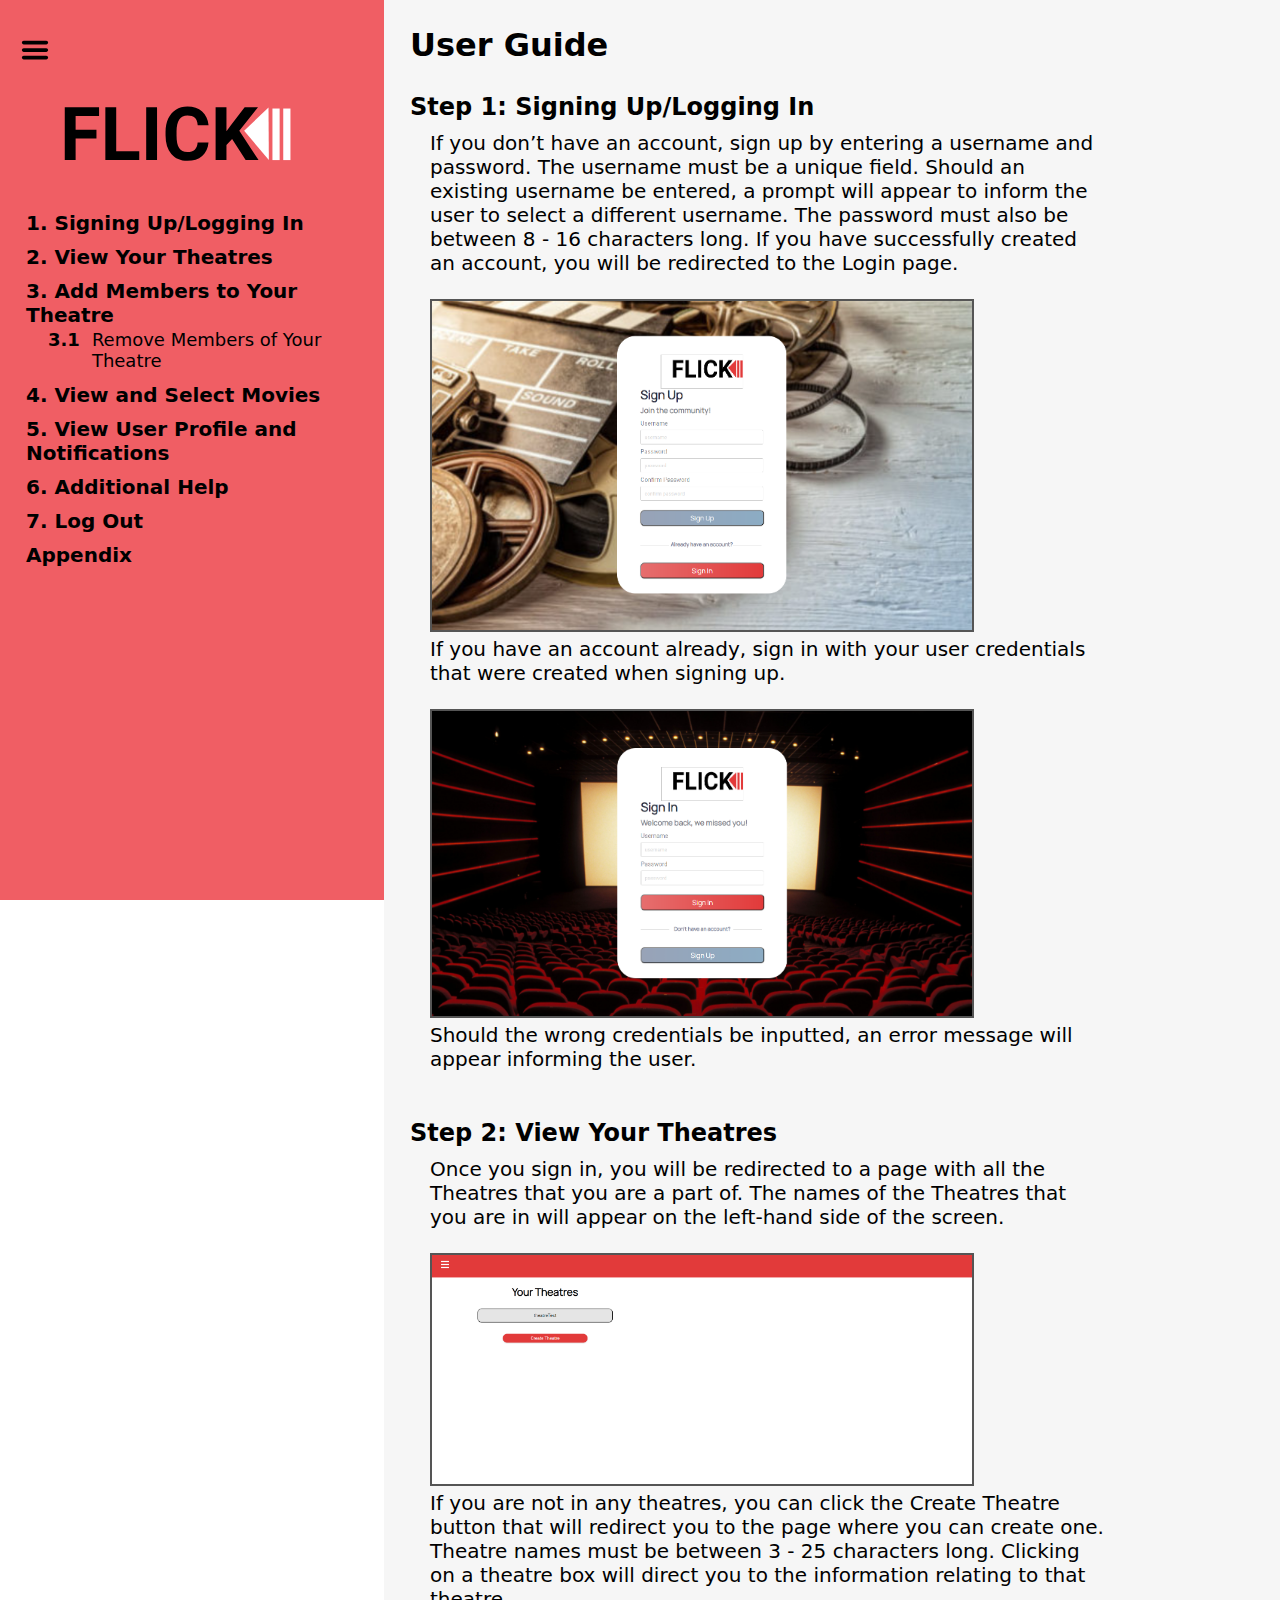
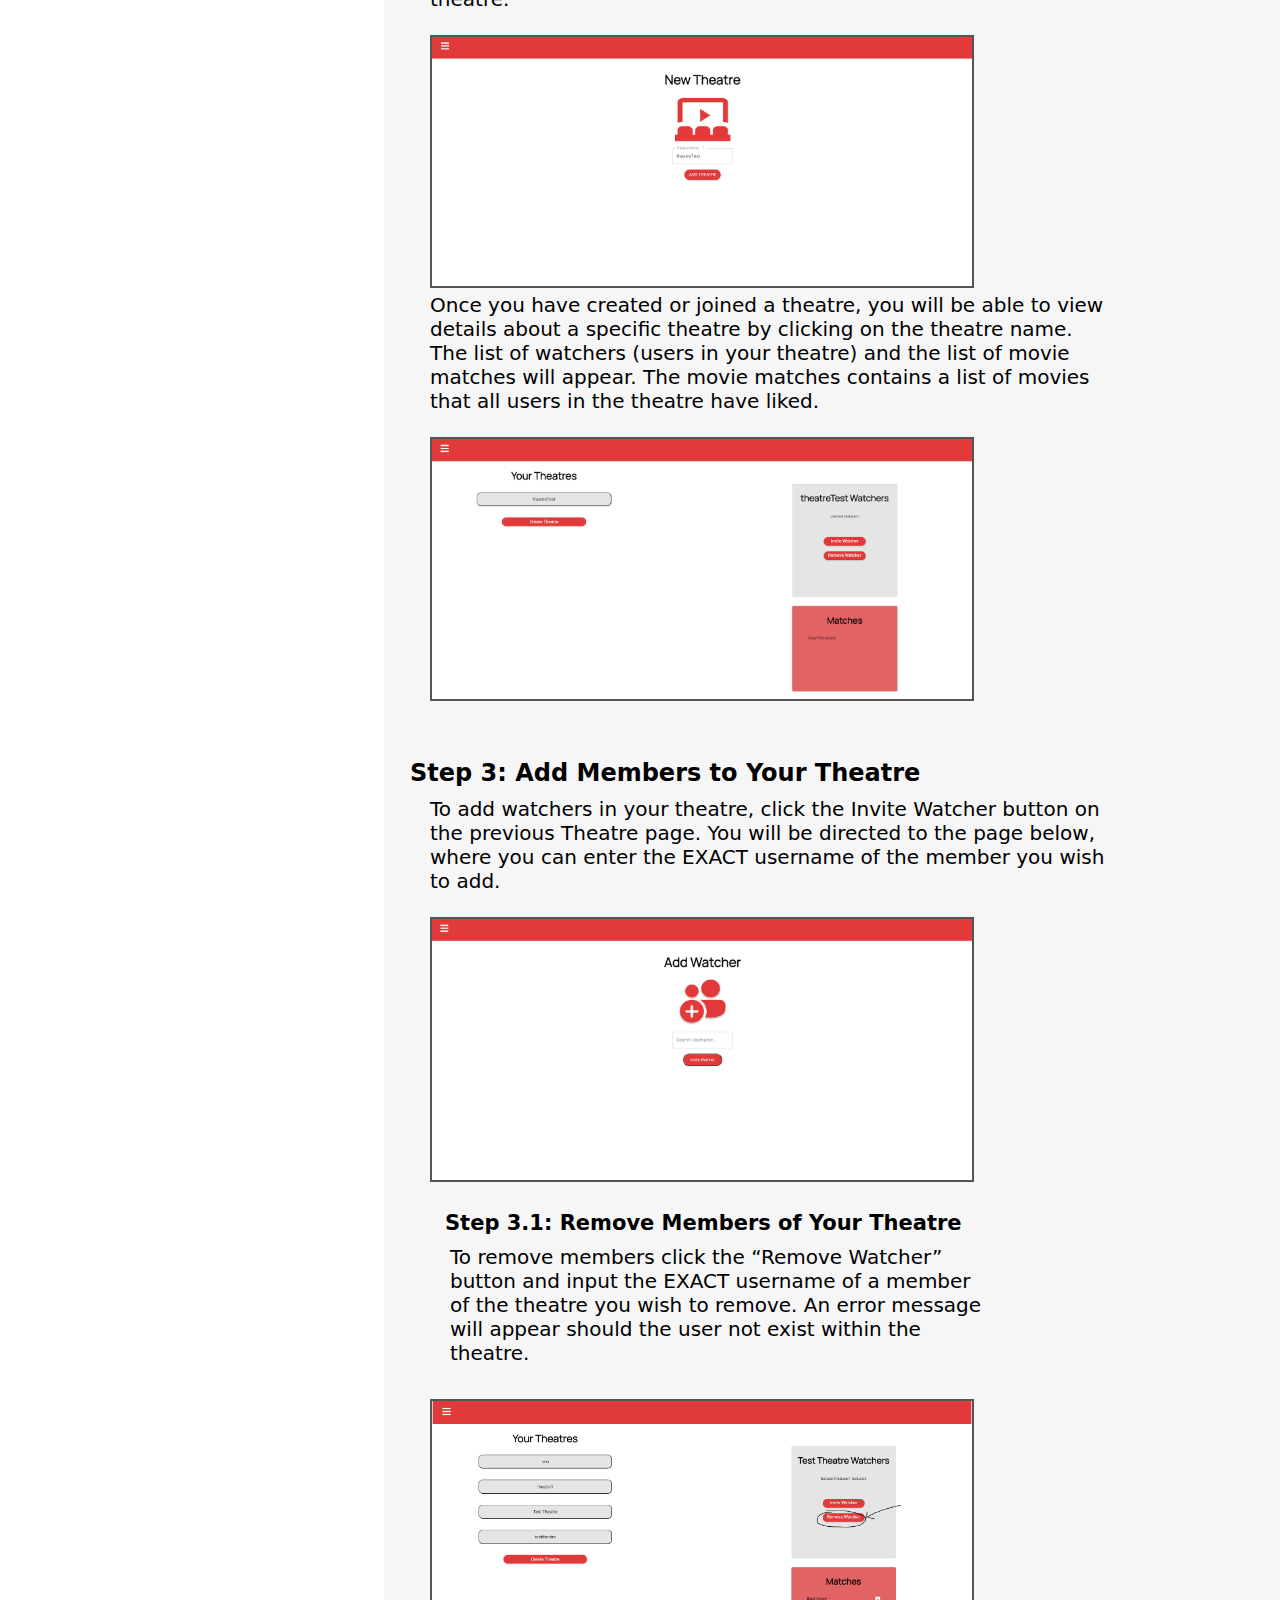
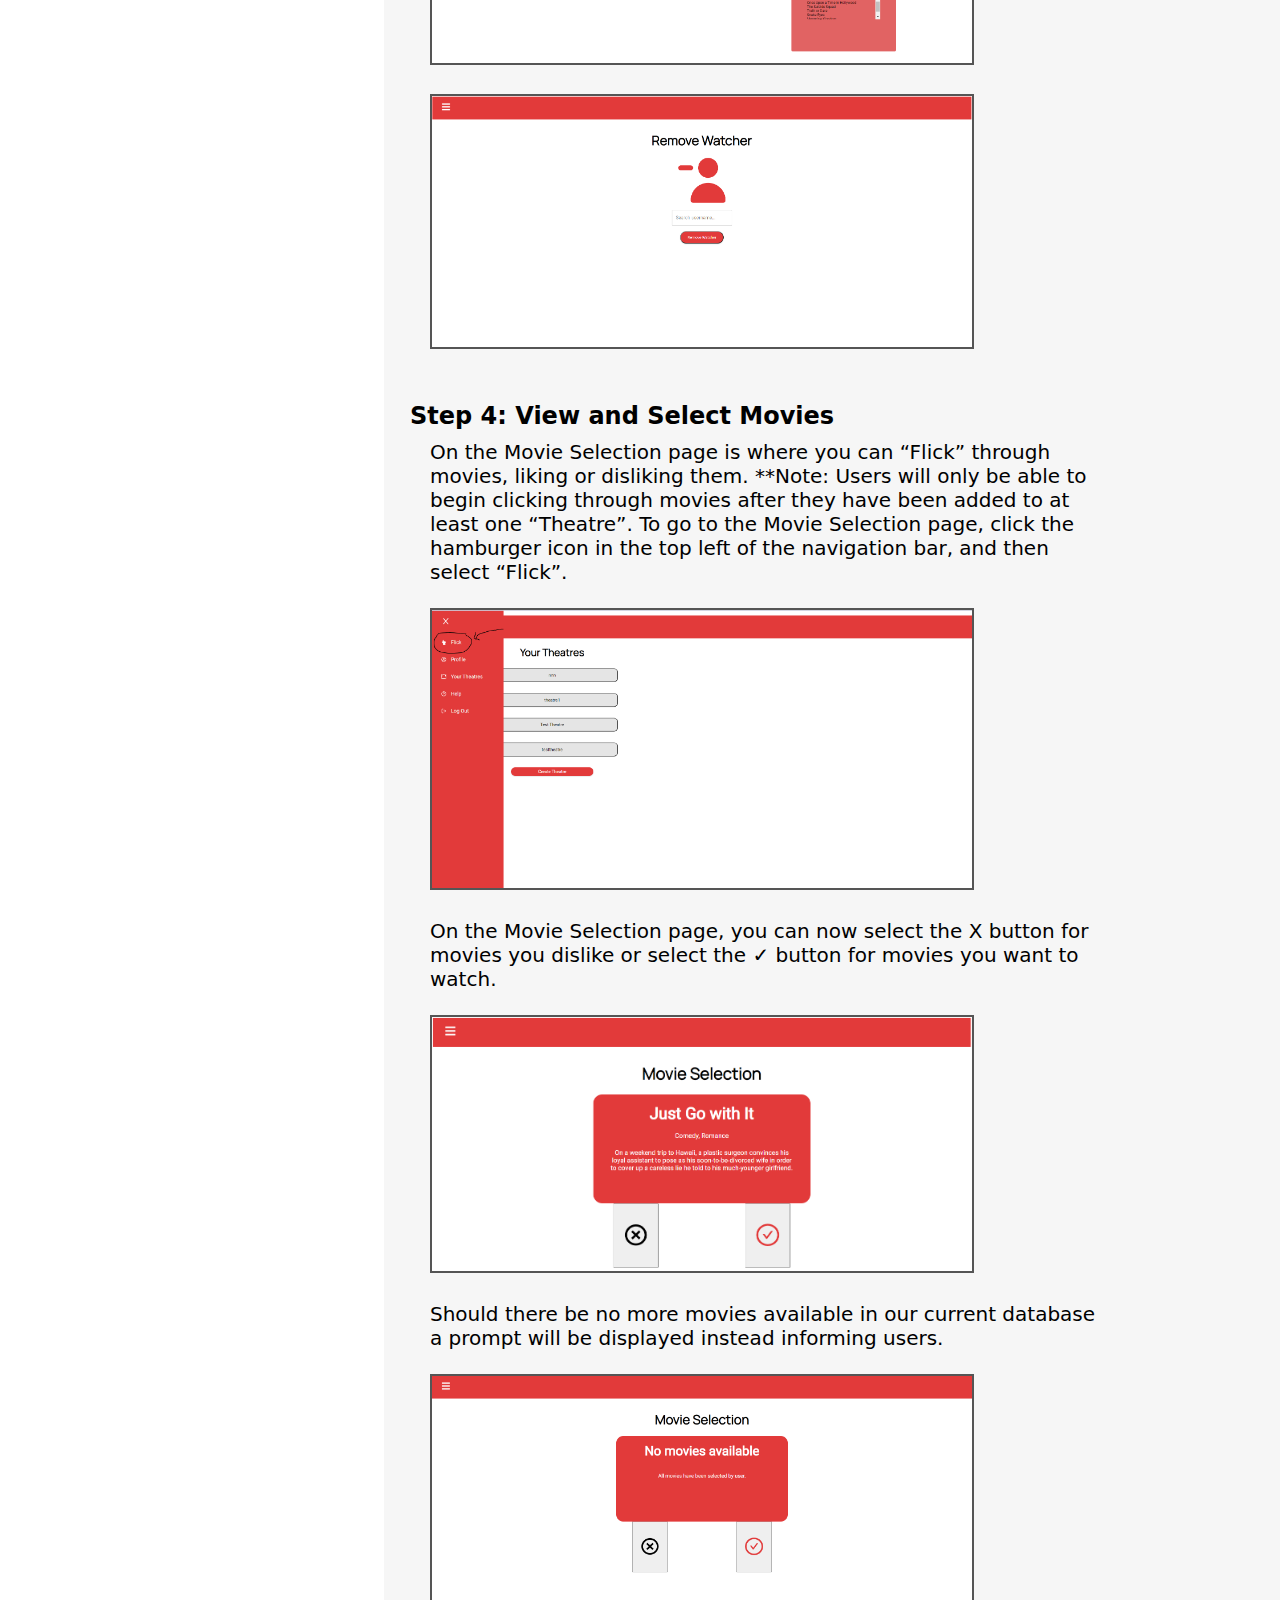
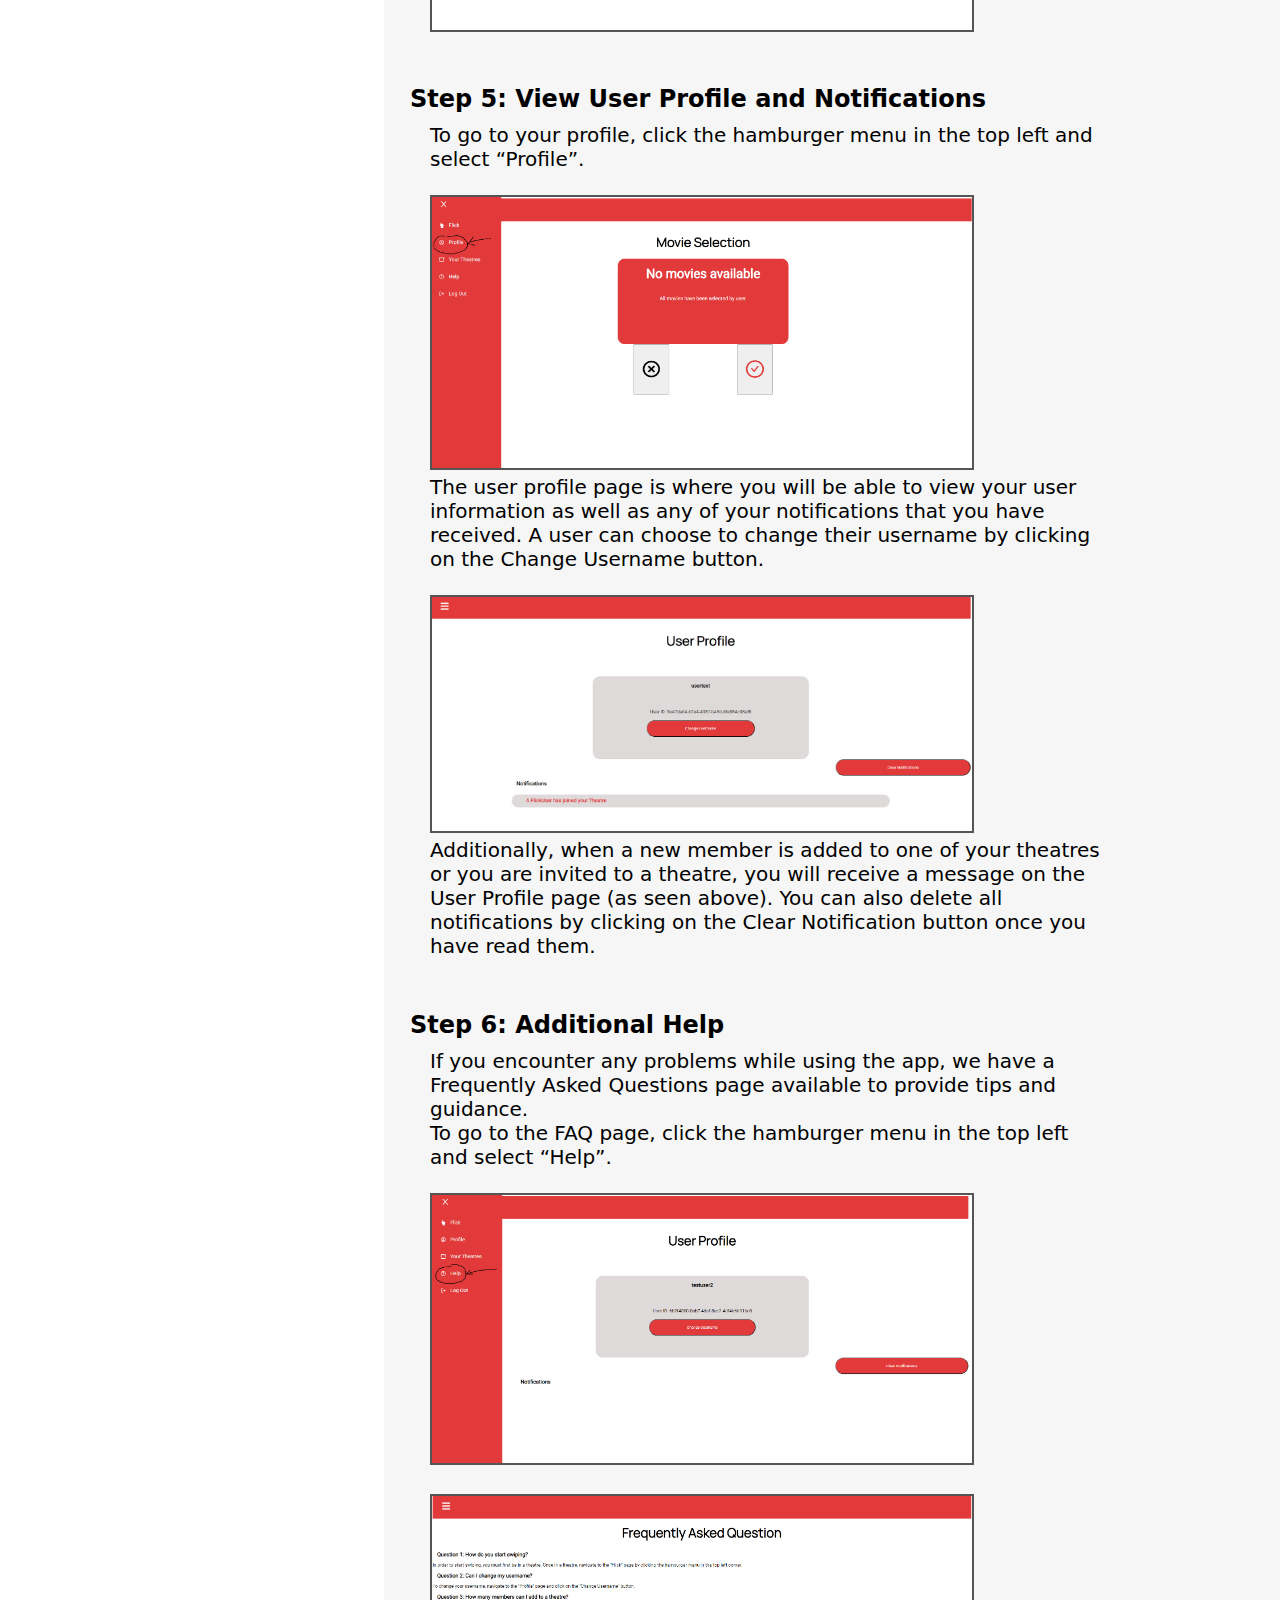
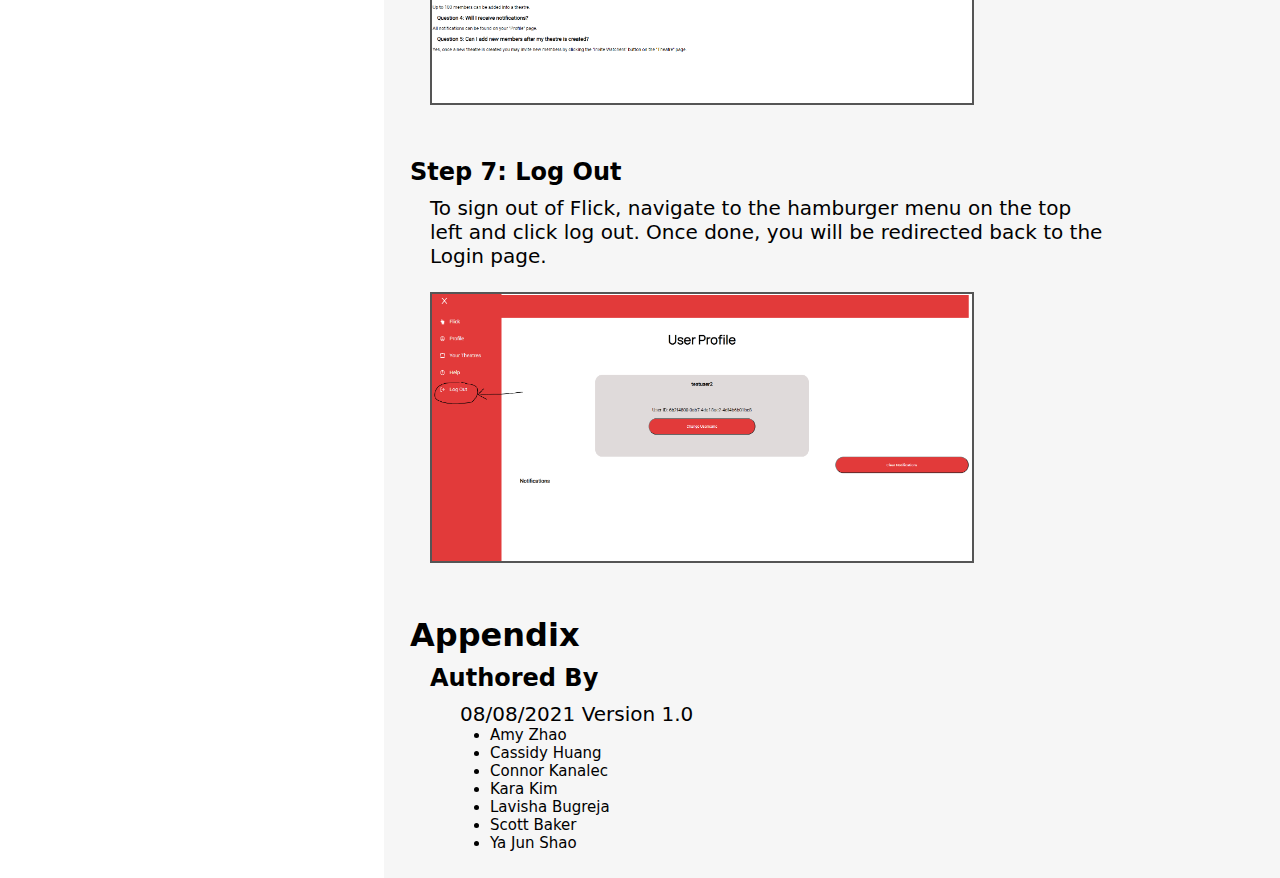
<file: userguide.html>
<!DOCTYPE html>
<html>
  <link href="style.css" rel="stylesheet" type="text/css" />
  <head>
    <title>Flick</title>
    <script src="script.js"></script>
  </head>
  <body>
  <!-- <body onresize="handleResize()"> -->
    <div id="sidebar">
      <img
        id="menu-button"
        src="assets/hamburger-icon.svg"
        onclick="changeMenu()"
      />
      <div id="sidebar-container">
        <a href="https://flick-cp317.github.io/docs/index.html"><img src="assets/flick-logo.svg" alt="" /></a>
        <div class="section">
          <a class="section-header" href="#step1">1. Signing Up/Logging In</a>
        </div>
        <div class="section">
          <a class="section-header" href="#step2">2. View Your Theatres</a>
        </div>
        <div class="section">
          <a class="section-header" href="#step3">3. Add Members to Your Theatre</a
          >
          <table class="subsections">
            <tr>
              <td><span class="subsection-num">3.1</span></td>
              <td>
                <a class="subsection-header" href="#step3-1">Remove Members of Your Theatre</a
                >
              </td>
            </tr>
          </table>
        </div>
        <div class="section">
            <a class="section-header" href="#step4">4. View and Select Movies</a>
        </div>
        <div class="section">
            <a class="section-header" href="#step5">5. View User Profile and Notifications</a>
        </div>
        <div class="section">
            <a class="section-header" href="#step6">6. Additional Help</a>
        </div>
        <div class="section">
            <a class="section-header" href="#step7">7. Log Out</a>
        </div>
        <div class="section">
          <a class="section-header" href="#appendix">Appendix</a>
        </div>
      </div>
    </div>
    <div id="content">
      <div id="content-container">
        <h1>User Guide</h1>
        <br>
        <h2 id="step1">Step 1: Signing Up/Logging In</h2>
          <div class="subsection-info">
            <p>
                If you don’t have an account, sign up by entering a username and password. The username must be a unique field. Should an existing username be entered, a prompt will appear to inform the user to select a different username. The password must also be between 8 - 16 characters long. If you have successfully created an account, you will be redirected to the Login page. 
            </p>
            <br>
            <img src="assets/signup view.PNG" class="userguide" />
            <br>
            <p>
                If you have an account already, sign in with your user credentials that were created when signing up.
            </p>
            <br>
            <img src="assets/user login view.PNG" class="userguide" />
            <br>
            <p>
                Should the wrong credentials be inputted, an error message will appear informing the user.
            </p>
          </div>
          
        <br></br>

        <h2 id="step2">Step 2: View Your Theatres</h2>
          <div class="subsection-info">
            <p>
                Once you sign in, you will be redirected to a page with all the Theatres that you are a part of. The names of the Theatres that you are in will appear on the left-hand side of the screen. 
            </p>
            <br>
            <img src="assets/theatreView.png" class="userguide" />
            <br>
            <p>
                If you are not in any theatres, you can click the Create Theatre button that will redirect you to the page where you can create one. Theatre names must be between 3 - 25 characters long. Clicking on a theatre box will direct you to the information relating to that theatre.
            </p>
            <br>
            <img src="assets/theatre creation view.png" class="userguide" />
            <br>
            <p>
                Once you have created or joined a theatre, you will be able to view details about a specific theatre by clicking on the theatre name. The list of watchers (users in your theatre) and the list of movie matches will appear. The movie matches contains a list of movies that all users in the theatre have liked.
            </p>
            <br>
            <img src="assets/user theatre view.png" class="userguide" />
            <br>
            <br>
        </div>

        <br>
    
        <h2 id="step3">Step 3: Add Members to Your Theatre</h2>
        <div class="subsection-info">
        <p>
            To add watchers in your theatre, click the Invite Watcher button on the previous Theatre page. You will be directed to the page below, where you can enter the EXACT username of the member you wish to add. 
        </p>
        <br>
        <img src="assets/theatre invite view.png" class="userguide" />
        <br>
        <br>
        <h3 id="step3-1">Step 3.1: Remove Members of Your Theatre</h3>
        <div class="subsection-info">
            <p>To remove members click the “Remove Watcher” button and input the EXACT username of a member of the theatre you wish to remove. An error message will appear should the user not exist within the theatre.</p>
        </div>
        <br>
        <img src="assets/theatre remove watcher.png" class="userguide" />
        <br>
        <br>
        <img src="assets/remove watcher.png" class="userguide" />
        </div>
        
        <br>
        <br>

        <h2 id="step4">Step 4: View and Select Movies</h2>
        <div class="subsection-info">
        <p>
            On the Movie Selection page is where you can “Flick” through movies, liking or disliking them. 
            **Note: Users will only be able to begin clicking through movies after they have been added to at least one “Theatre”.
            To go to the Movie Selection page, click the hamburger icon in the top left of the navigation bar, and then select “Flick”.
        </p>
        <br>
        <img src="assets/flicknavbar.png" class="userguide" />
        <br>
        <br>
        <p>On the Movie Selection page, you can now select the X button for movies you dislike or select the ✓ button for movies you want to watch.</p>
        <br>
        <img src="assets/user movie view.png" class="userguide" />
        <br>
        <br>
        <p>Should there be no more movies available in our current database a prompt will be displayed instead informing users.</p>
        <br>
        <img src="assets/nomovies.png" class="userguide" />
        </div>
        
        <br>
        <br>

        <h2 id="step5">Step 5: View User Profile and Notifications</h2>
        <div class="subsection-info">
        <p>
            To go to your profile, click the hamburger menu in the top left and select “Profile”.
        </p>
        <br>
        <img src="assets/gotoprofile.png" class="userguide" />
        <br>
        <p>
            The user profile page is where you will be able to view your user information as well as any of your notifications that you have received. A user can choose to change their username by clicking on the Change Username button.
        </p>
        <br>
        <img src="assets/user profile view.png" class="userguide" />
        <br>
        <p>
            Additionally, when a new member is added to one of your theatres or you are invited to a theatre, you will receive a message on the User Profile page (as seen above). You can also delete all notifications by clicking on the Clear Notification button once you have read them. 
        </p>
        <br>
        </div>

        <br>

        <h2 id="step6">Step 6: Additional Help</h2>
        <div class="subsection-info">
        <p>
            If you encounter any problems while using the app, we have a Frequently Asked Questions page available to provide tips and guidance. 
            <br>
            To go to the FAQ page, click the hamburger menu in the top left and select “Help”.
        </p>
        <br>
        <img src="assets/gotohelp.png" class="userguide" />
        <br>
        <br>
        <img src="assets/faq.png" class="userguide" />
        <br>
        </div>

        <br>
        <br>

        <h2 id="step7">Step 7: Log Out</h2>
        <div class="subsection-info">
        <p>
            To sign out of Flick, navigate to the hamburger menu on the top left and click log out. Once done, you will be redirected back to the Login page.
        </p>
        <br>
        <img src="assets/logout.png" class="userguide" />
        <br>
        </div>
        
        
        <br></br>
        <h1 id="appendix">Appendix</h1>
        <div class="section-info">
          <h2>Authored By</h2>
          <div class="subsection-info subsubsection">
            <p>08/08/2021 Version 1.0
              <ul class="subsubsection">
                <li>Amy Zhao</li>
                <li>Cassidy Huang</li> 
                <li>Connor Kanalec</li>
                <li>Kara Kim</li>   
                <li>Lavisha Bugreja</li>
                <li>Scott Baker</li>   
                <li>Ya Jun Shao</li>   
              </ul>
            </p>
          </div>
        </div>
      </div>
    </div>
  </body>
</html>
</file>
<file: style.css>
* {
  padding: 0;
  margin: 0;
  font-family: system-ui;
  scroll-behavior: smooth;
}

#sidebar {
  background-color: #f05e64;
  position: fixed;
  overflow-y: auto;
  width: 15%;
  height: 100%;
  left: 0;
  top: 0;
  transition: 0.2s;
}

#sidebar::-webkit-scrollbar {
  display: none;
}

#content {
  background-color: #f6f6f6;
  position: absolute;
  top: 0;
  right: 0;
  width: 85%;
  min-height: 100%;
  transition: 0.2s;
}

#menu-button {
  margin-left: 20px;
  margin-top: 35px;
  width: 30px;
  height: 30px;
  display: none;
}

@media only screen and (max-width: 1520px) {
  #content {
    width: 70%;
  }
  #sidebar {
    width: 30%;
  }
  #menu-button {
    display: block;
  }
}

#content-container {
  margin: 26px;
}

#sidebar-container {
  margin: 26px;
}

#sidebar-container img {
  width: 80%;
}

.section {
  margin-bottom: 10px;
}

.section-header {
  font-size: 20px;
  font-weight: bold;
  text-decoration: none;
  color: #000000 !important;
}

.section-header:hover {
  color: white !important;
}

.subsections {
  margin-left: 20px;
}

.subsection-header {
  font-size: 18px;
  text-decoration: none;
  color: #000000 !important;
}

.subsection-header:hover {
  color: white !important;
}

.subsection-num {
  font-size: 18px;
  font-weight: bold;
  margin-right: 10px;
}

.subsections td {
  vertical-align: top;
}

.section-info {
  margin-left: 20px;
}

.subsection-info {
  margin-left: 20px;
  font-size: 20px;
  margin-bottom: 10px;
  max-width: 80%;
}

#content h1,
h2,
h3 {
  margin-bottom: 10px;
}

h3 {
  font-size: 21px;
  margin-left: 15px;
}

.subsubsection {
  margin-left: 30px;
}

.subsubsection img {
  width: 50%;
}

.subsubsection ul {
  font-size: 15px;
}

.content-table {
  width: 100%;
}

.content-table th {
  text-align: left;
}

.content-table table,
.content-table th,
.content-table td {
  border: 1px solid #555;
  border-collapse: collapse;
}

.content-table td,
.content-table th {
  padding: 5px;
}

.SQA-fixed {
  background-color: #c1e3c2;
}

.SQA-dismissed {
  background-color: #ffbfbf;
}

.SQA-tbd {
  background-color: #fcf8bd;
}

.mockup {
  width: 80%;
  border: 5px solid #555;
}

.userguide {
  width: 80%;
  border: 2px solid #555;
}
</file>
